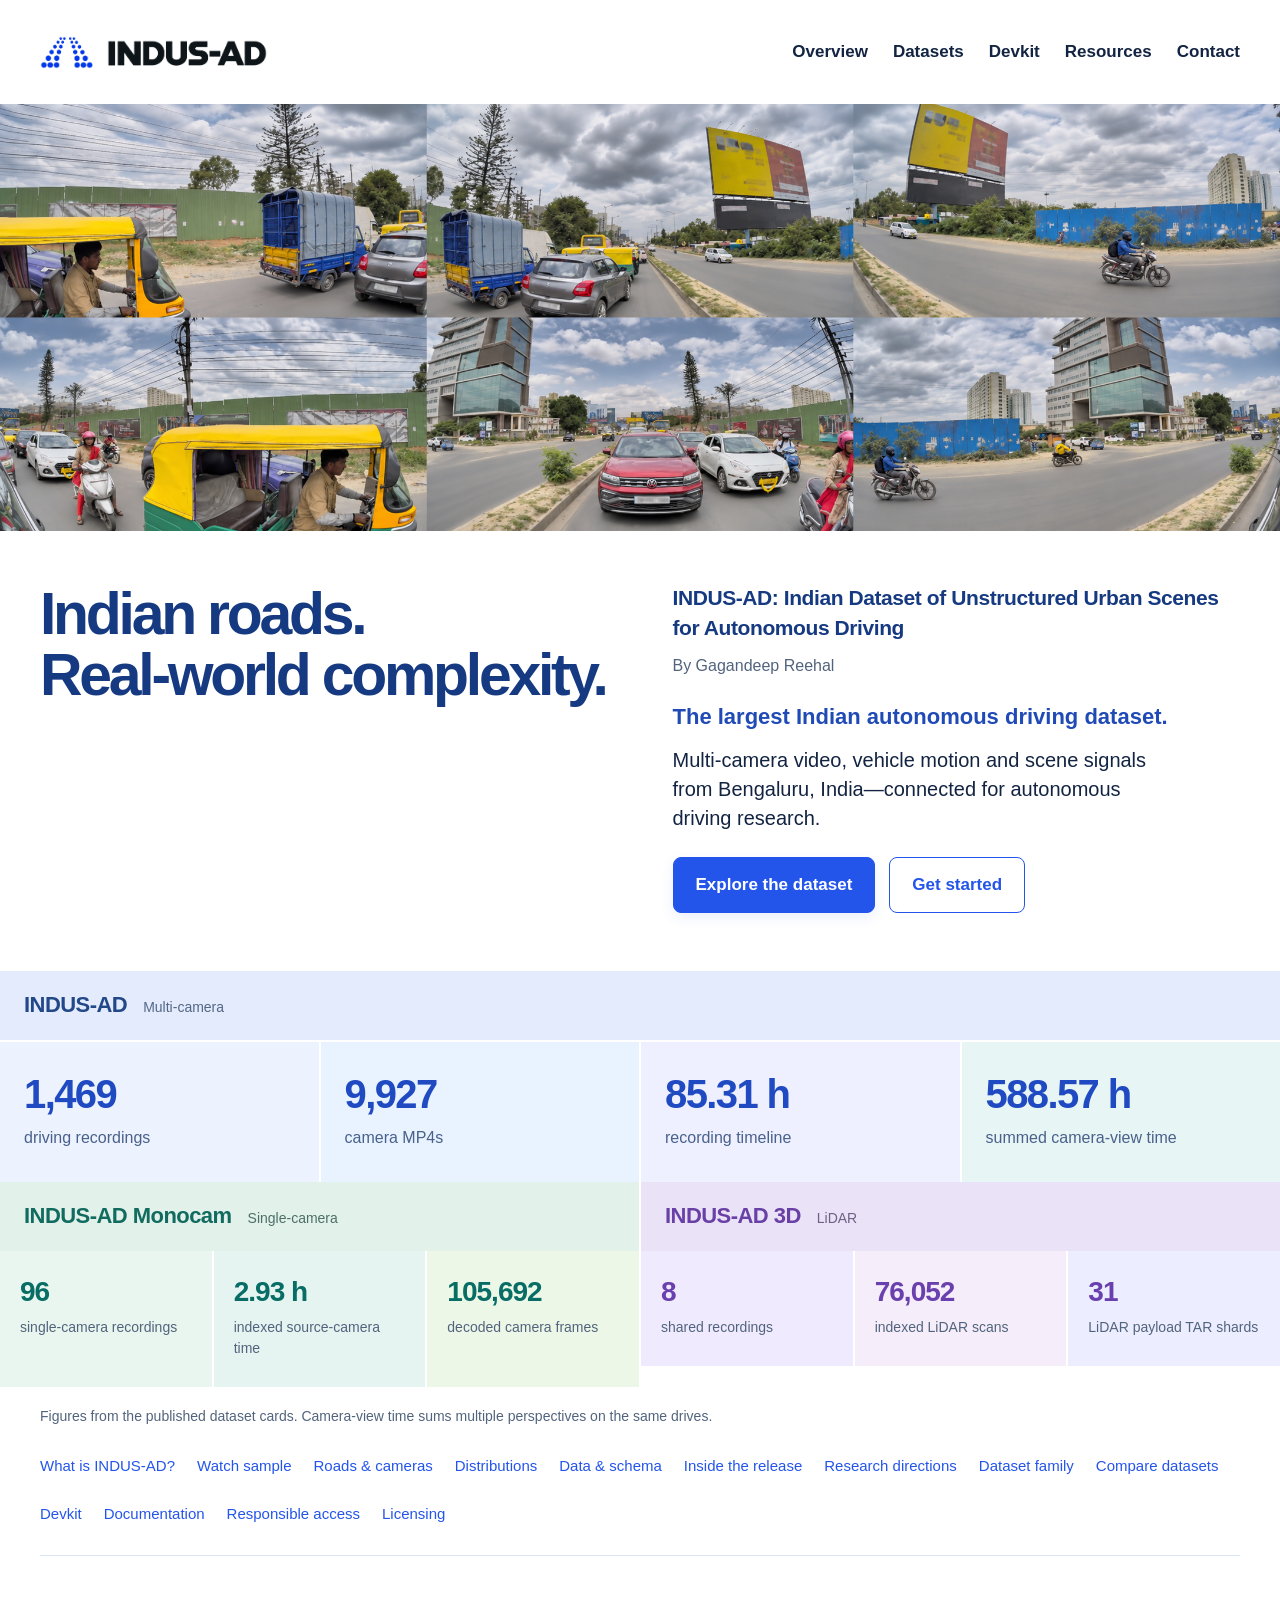
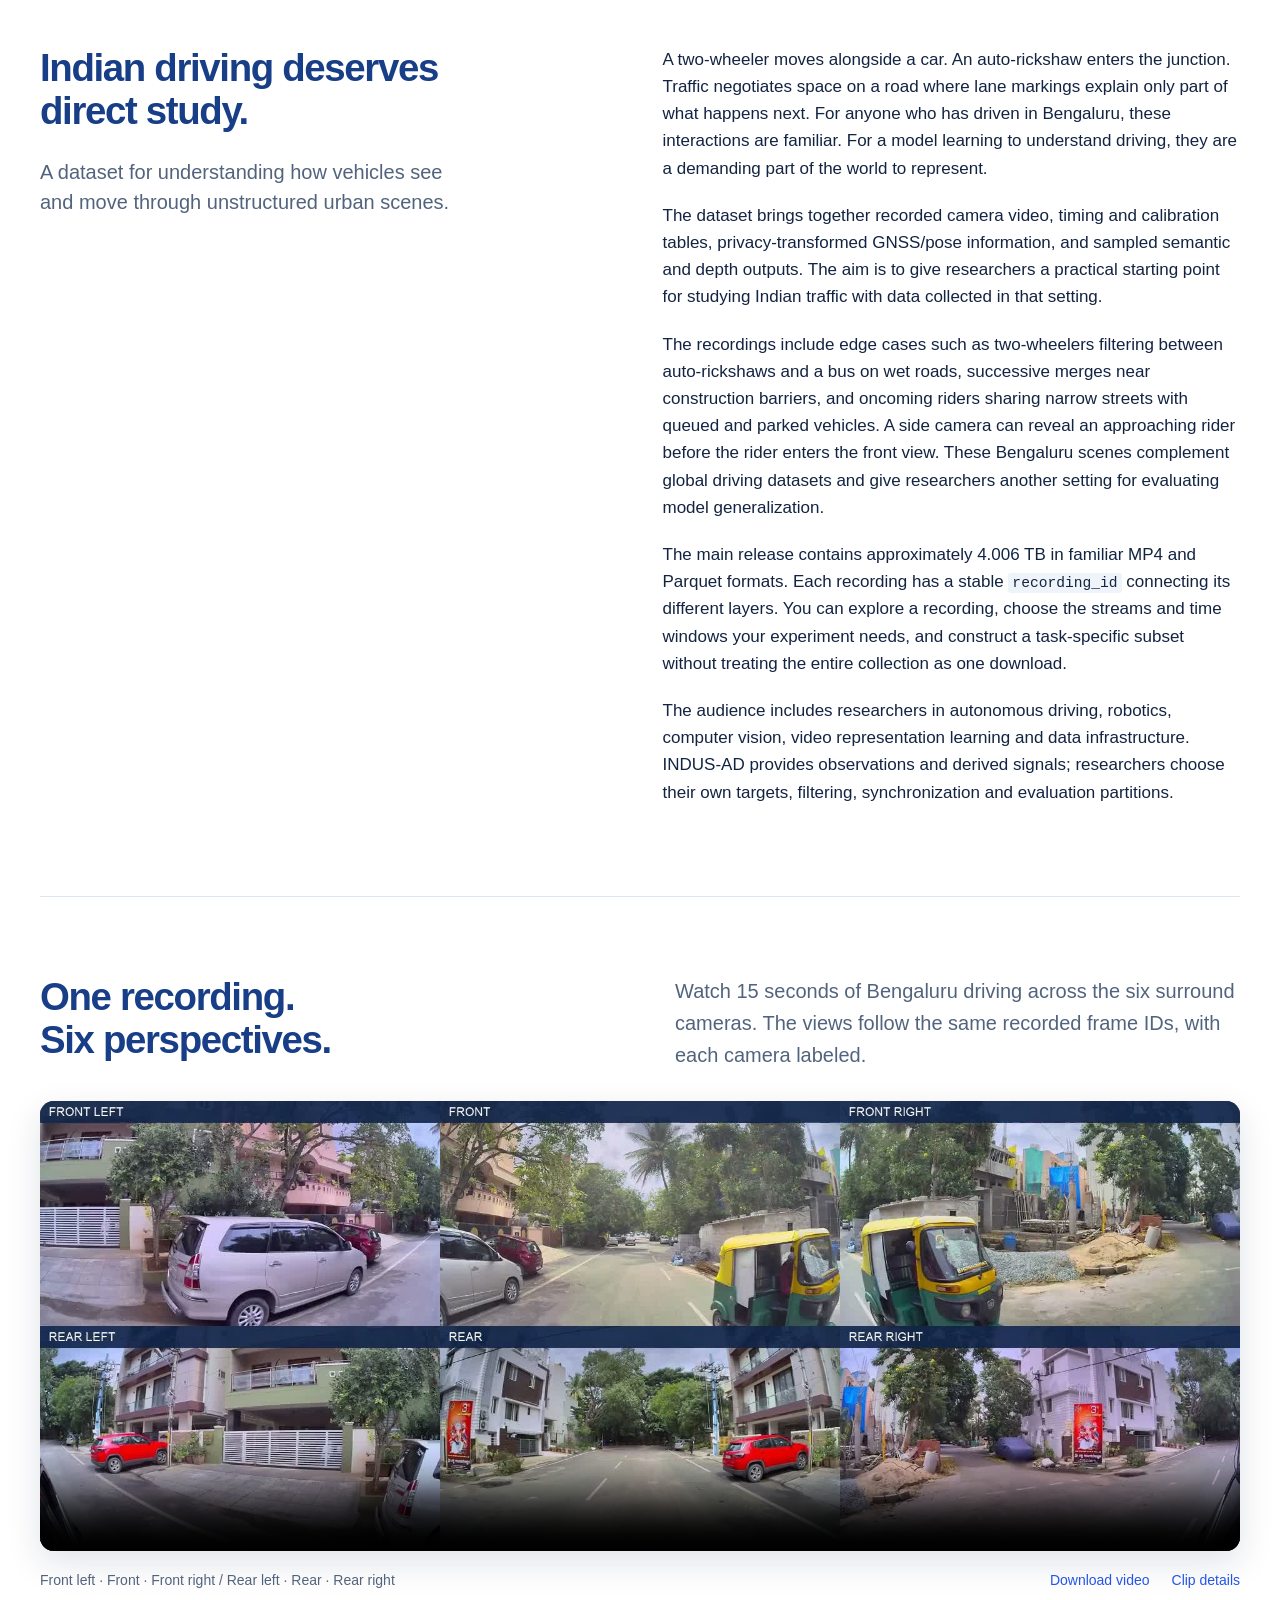
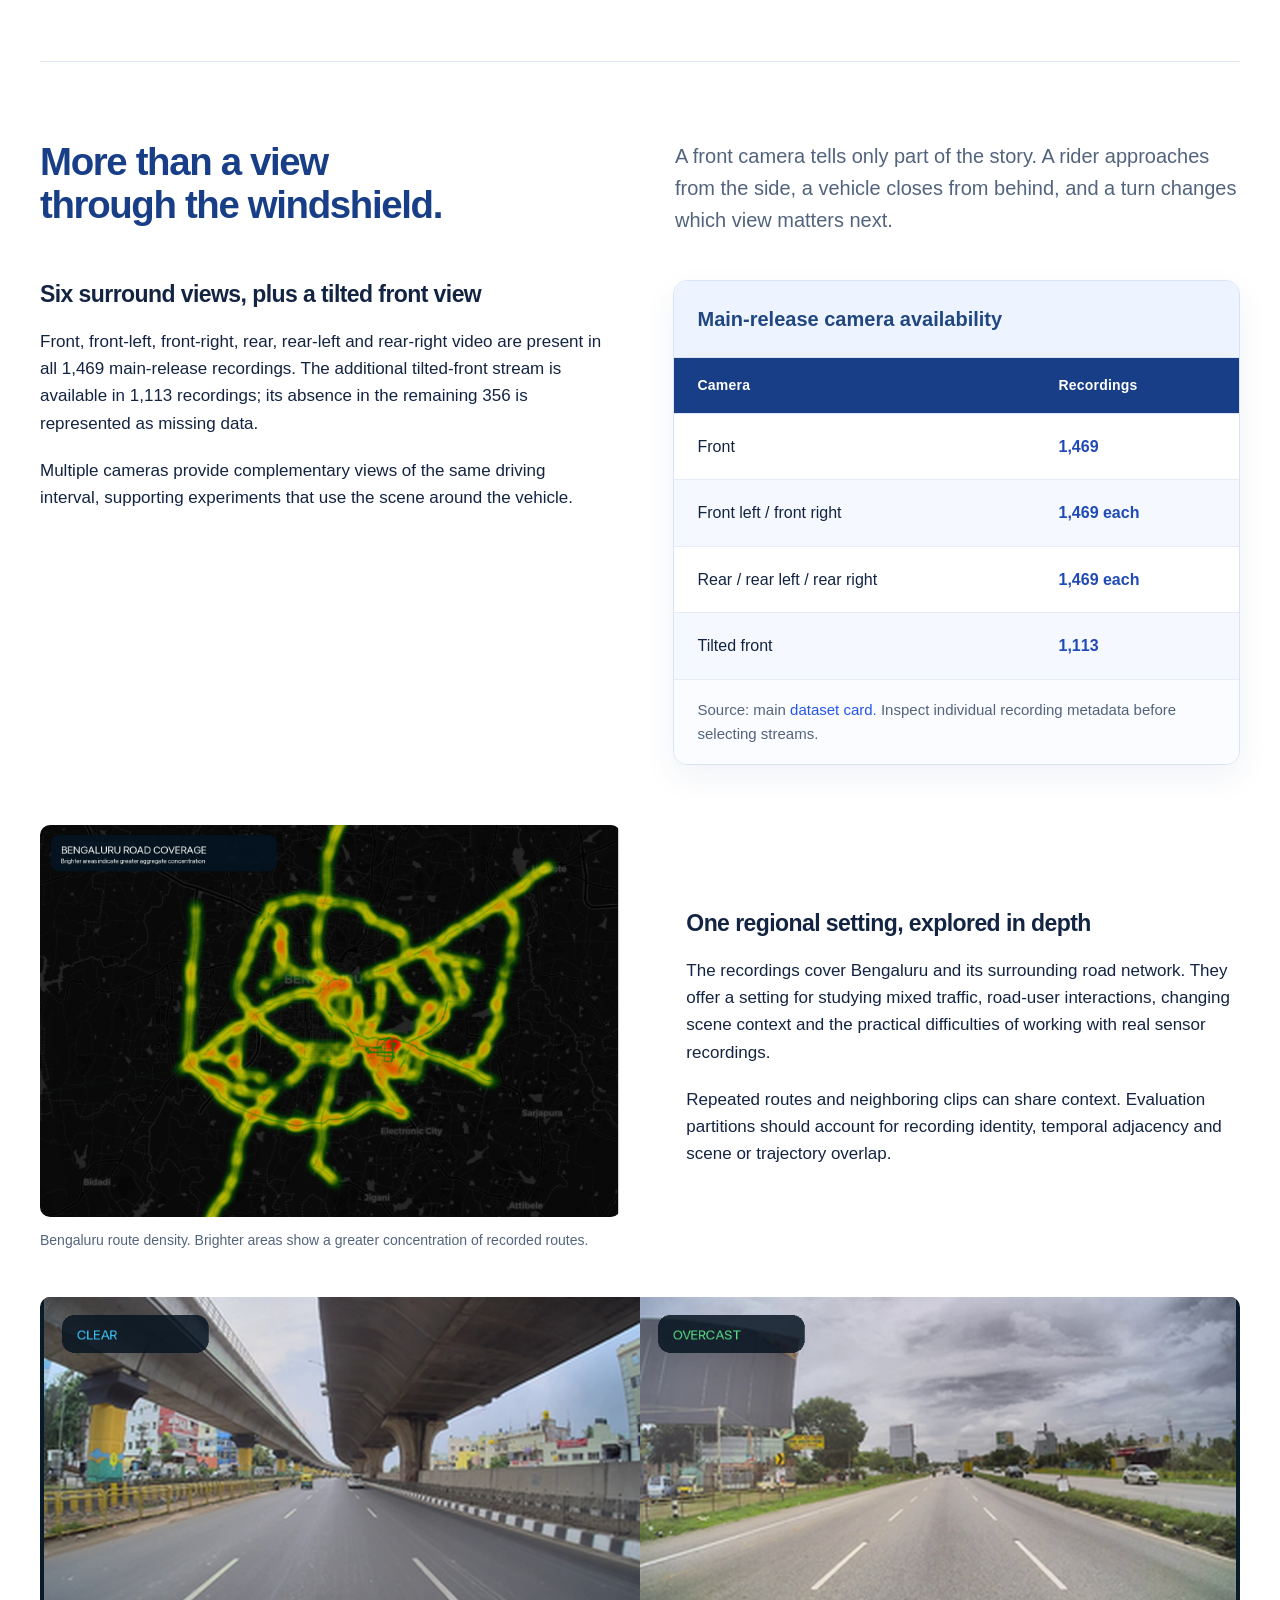
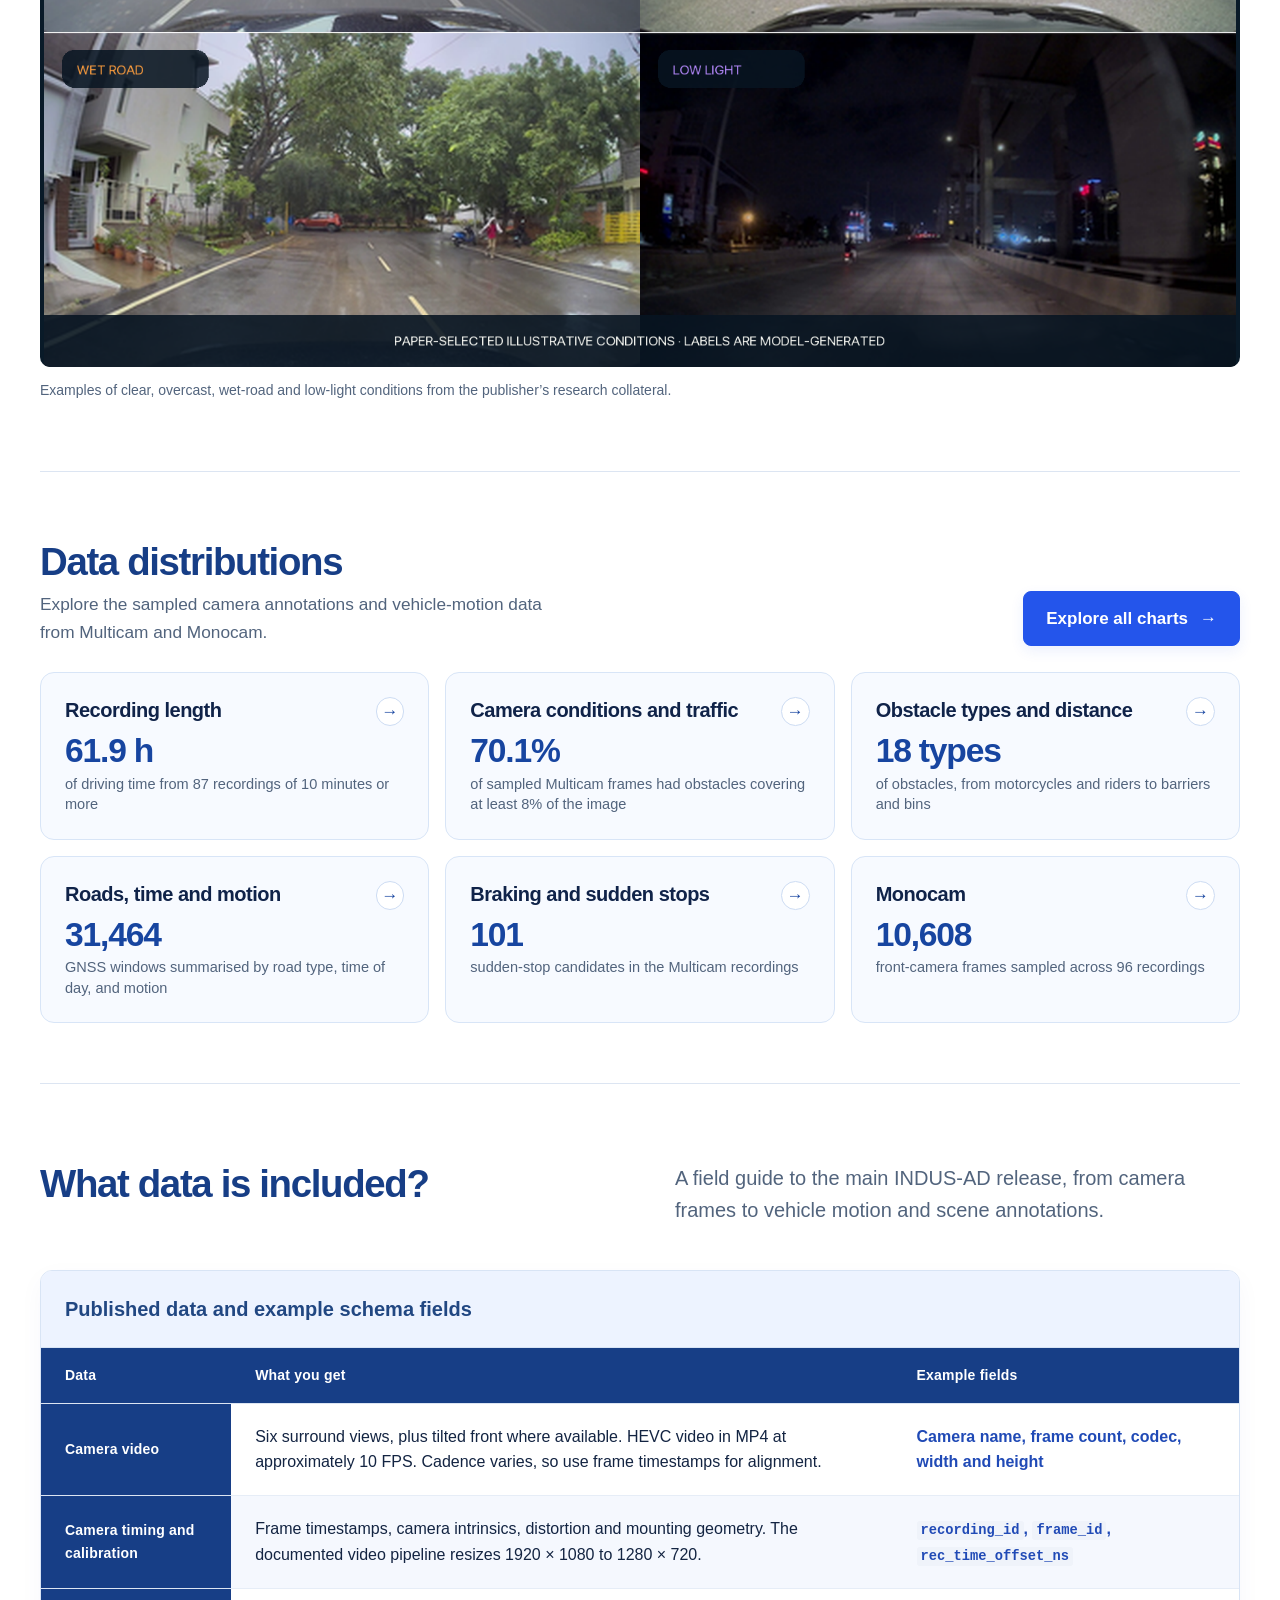
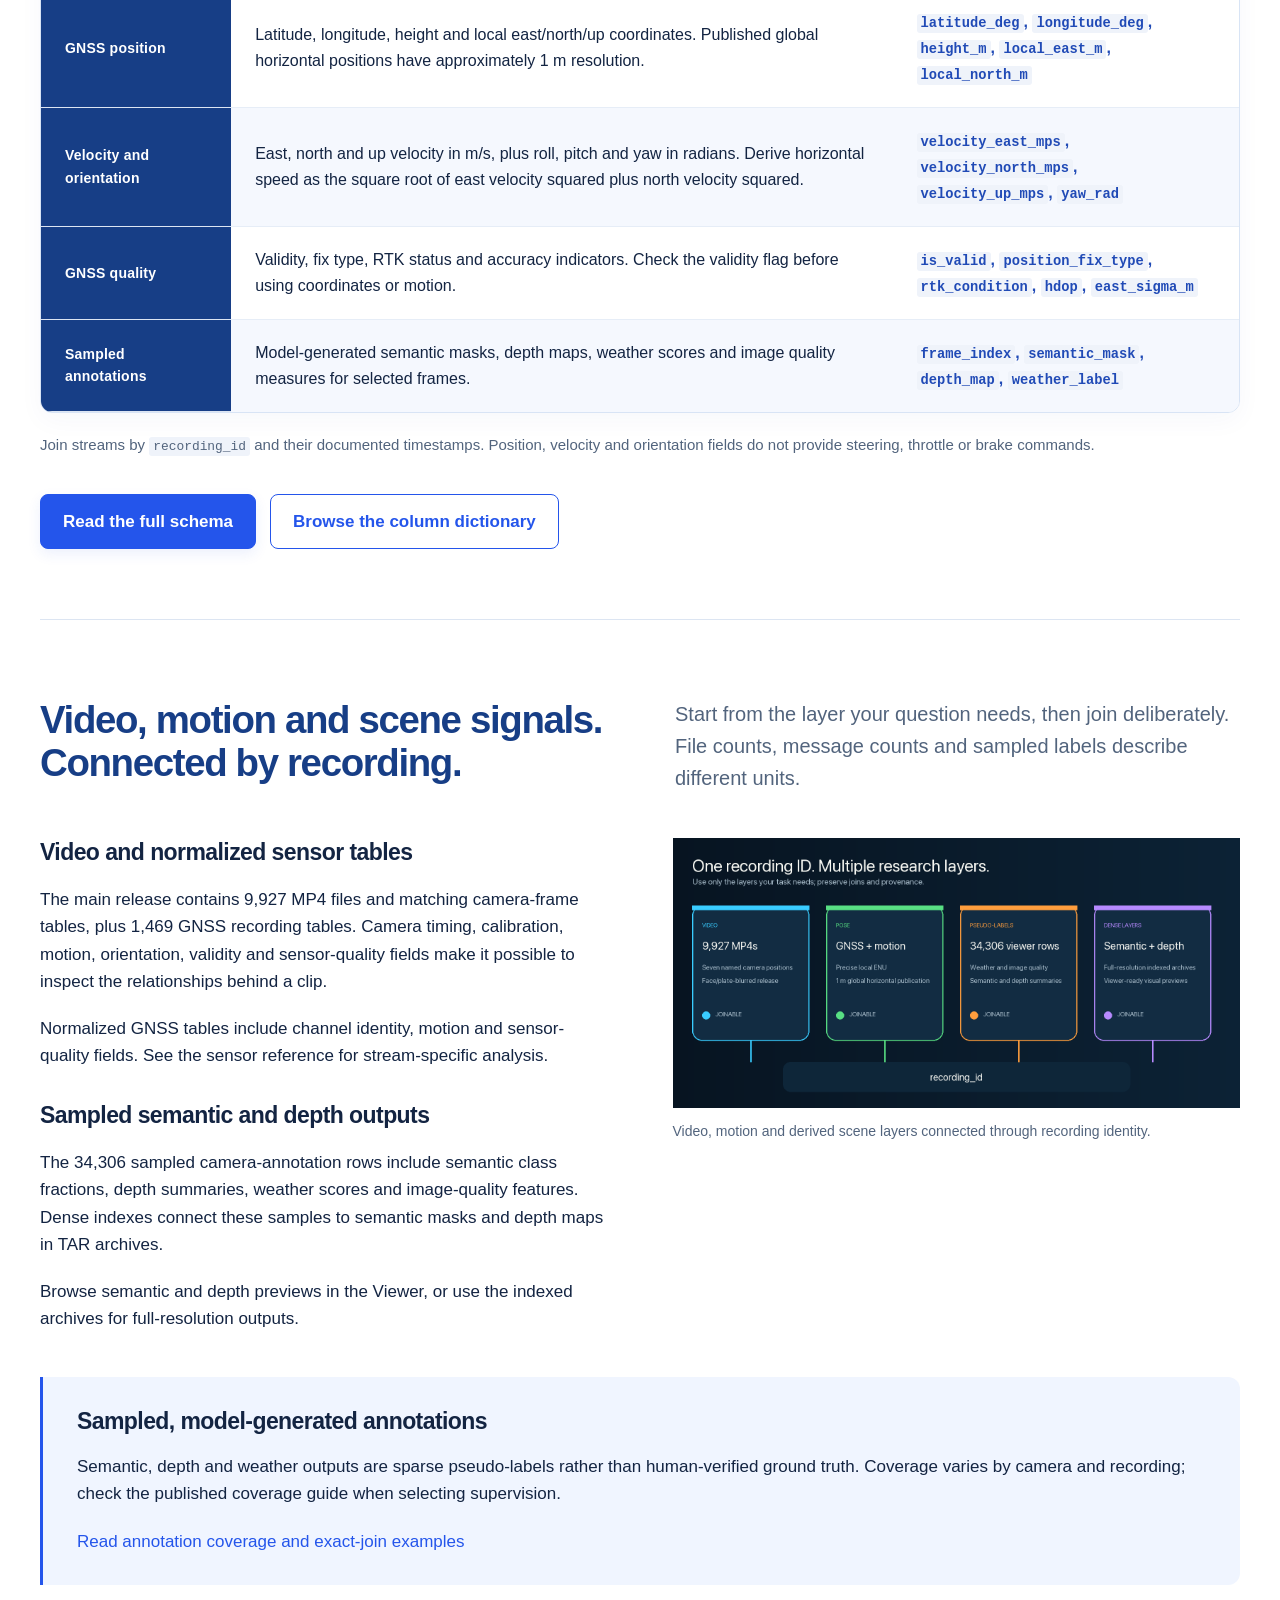
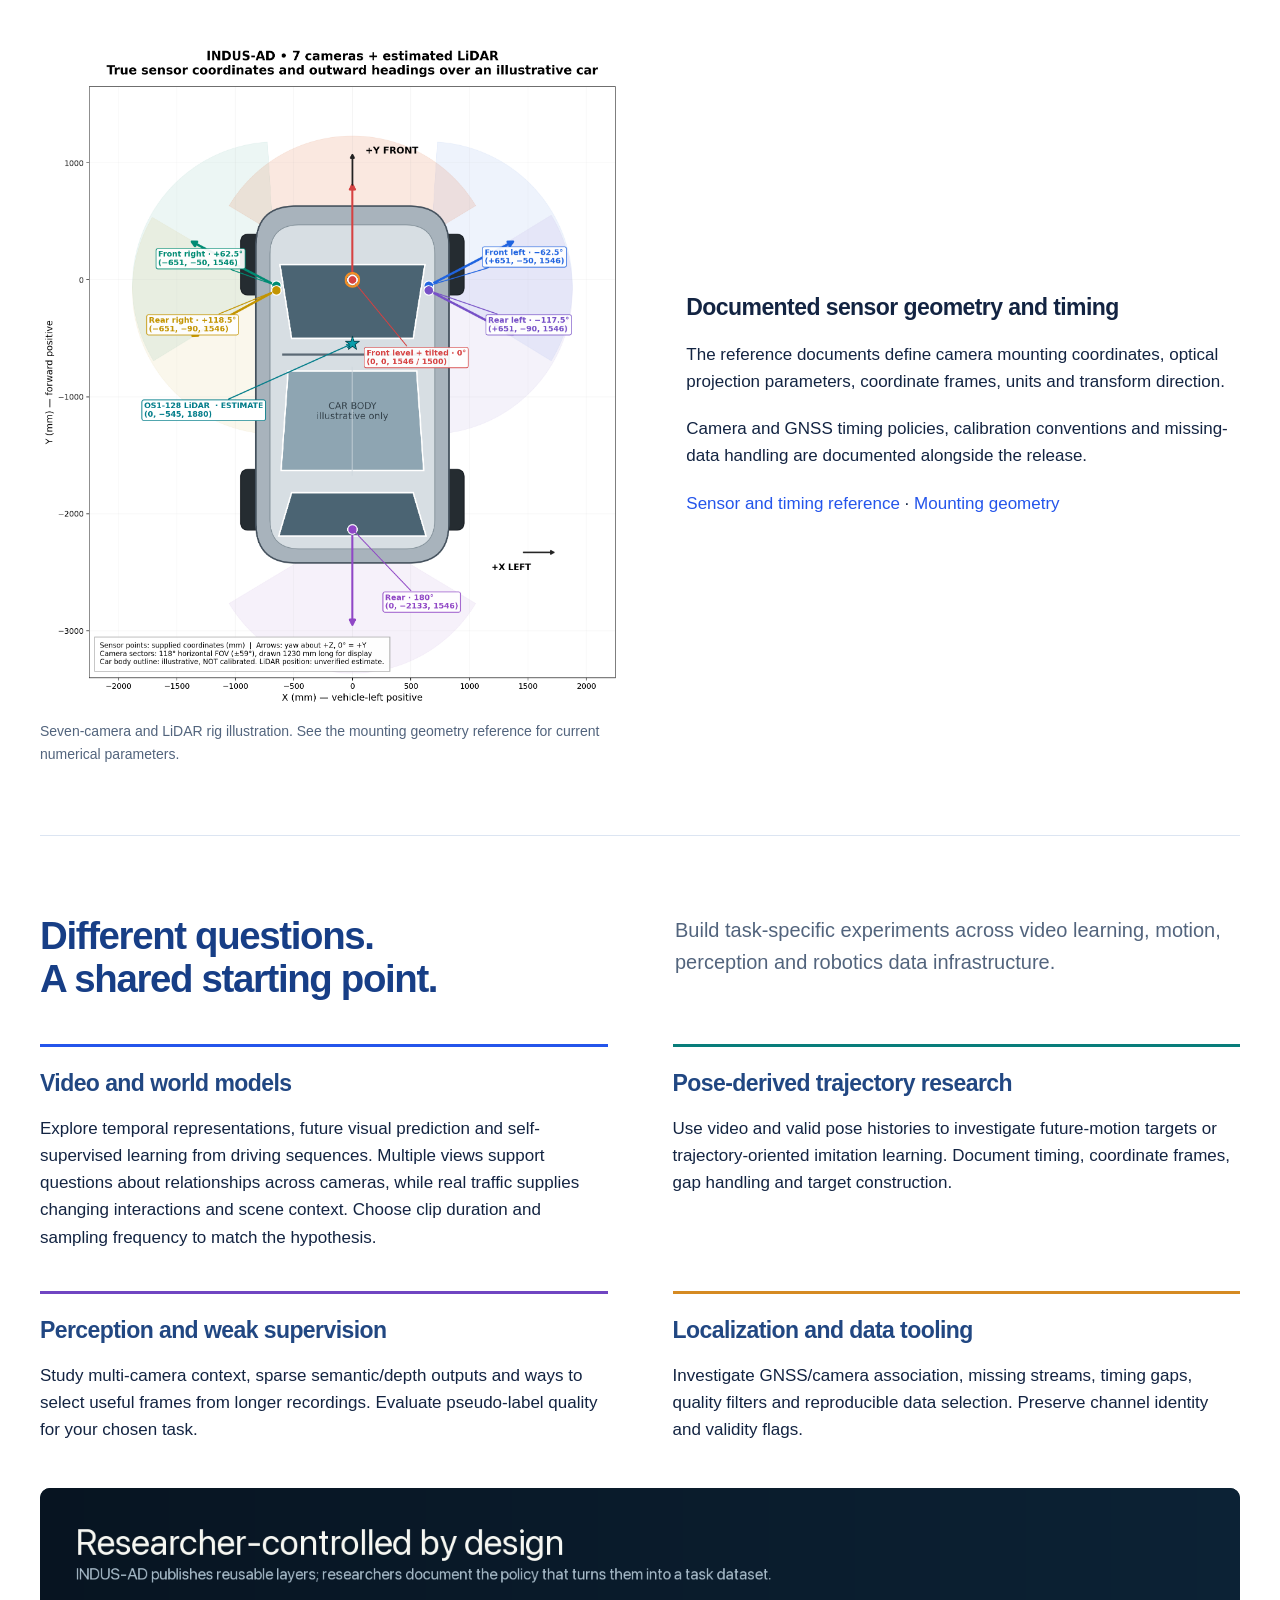
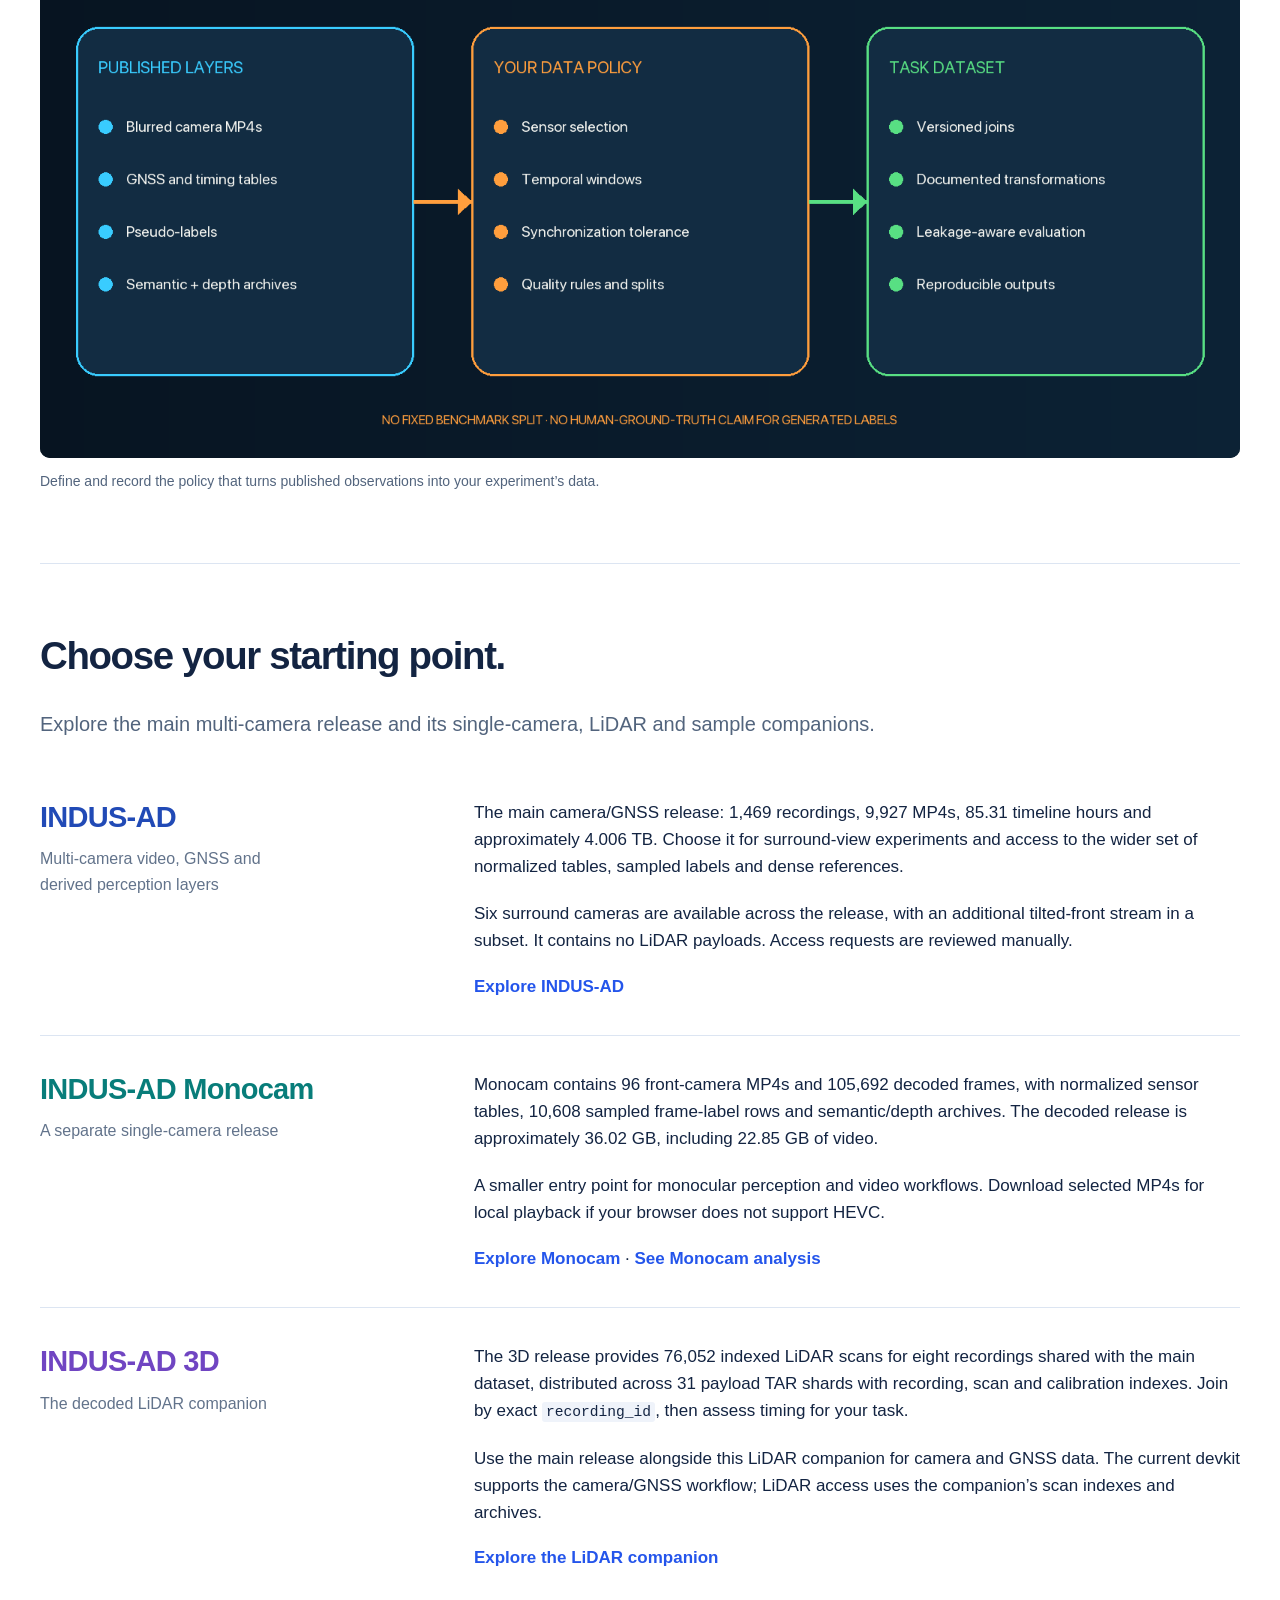
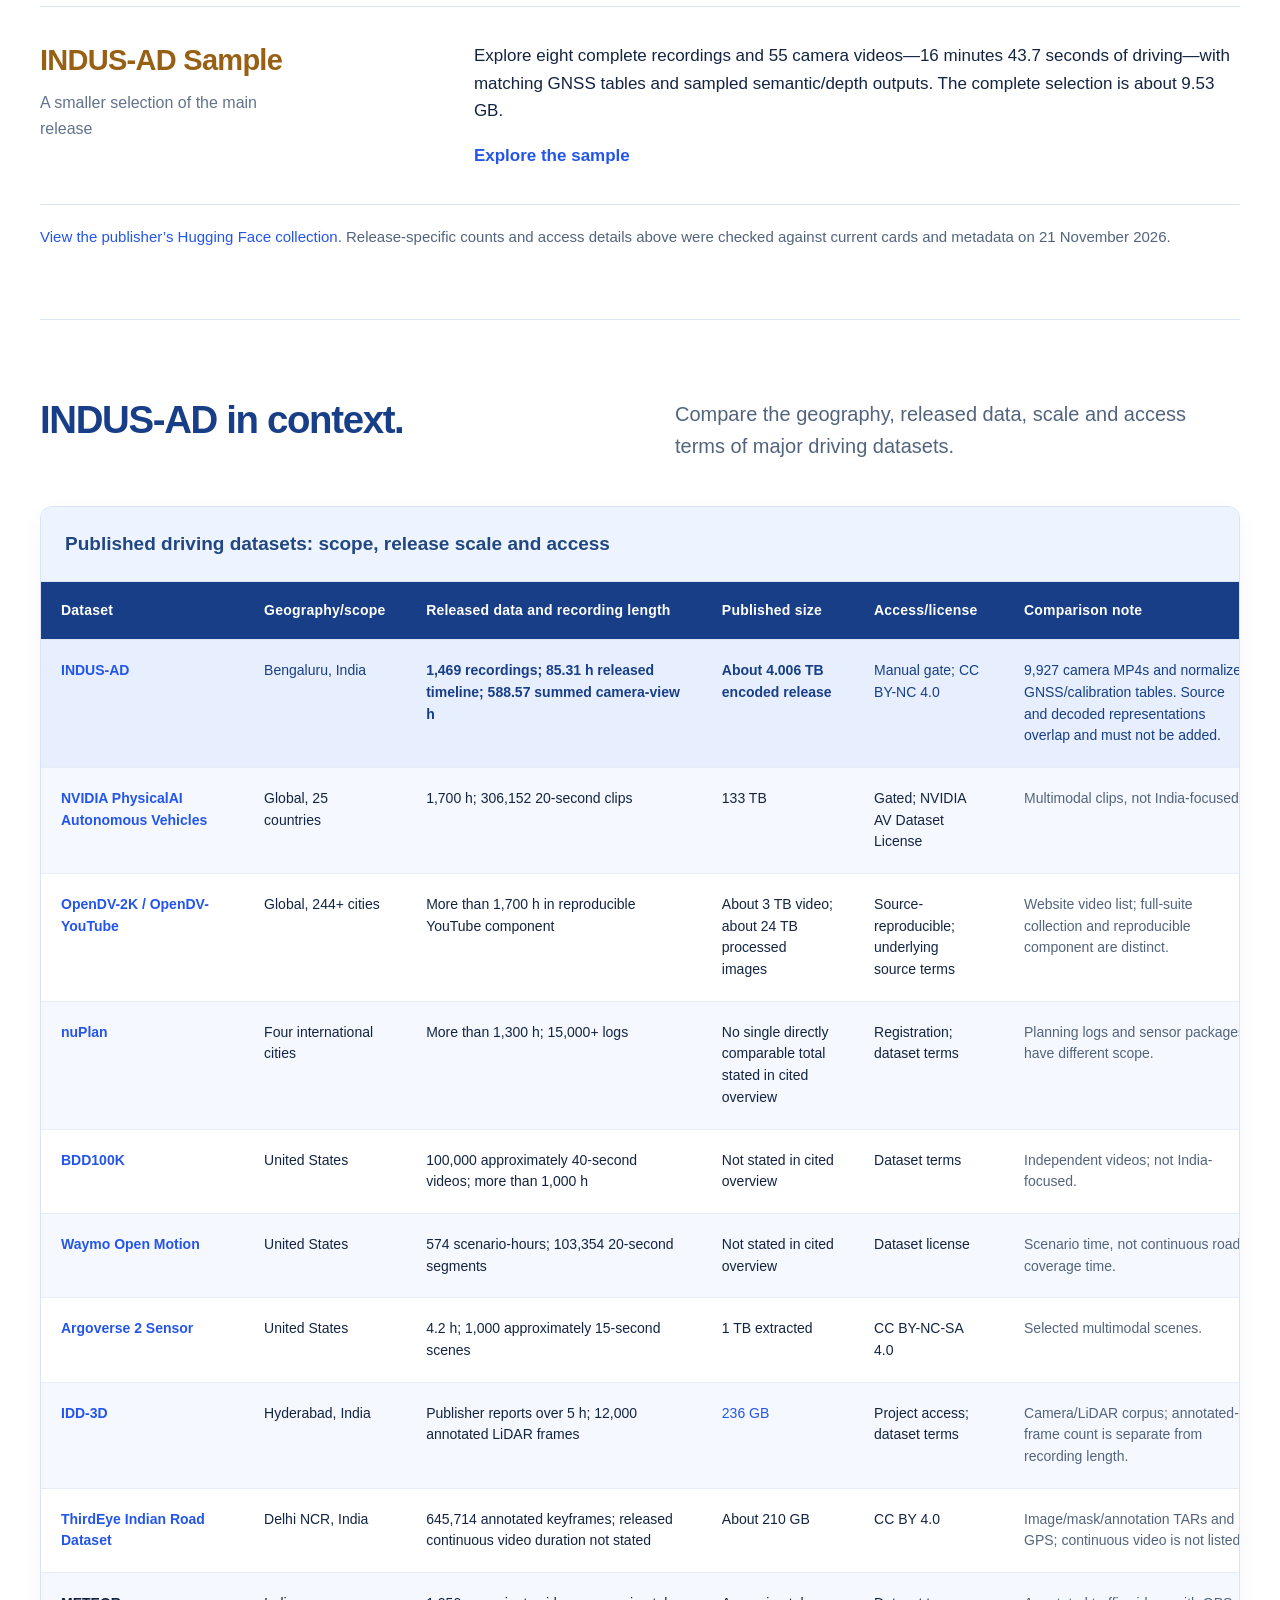
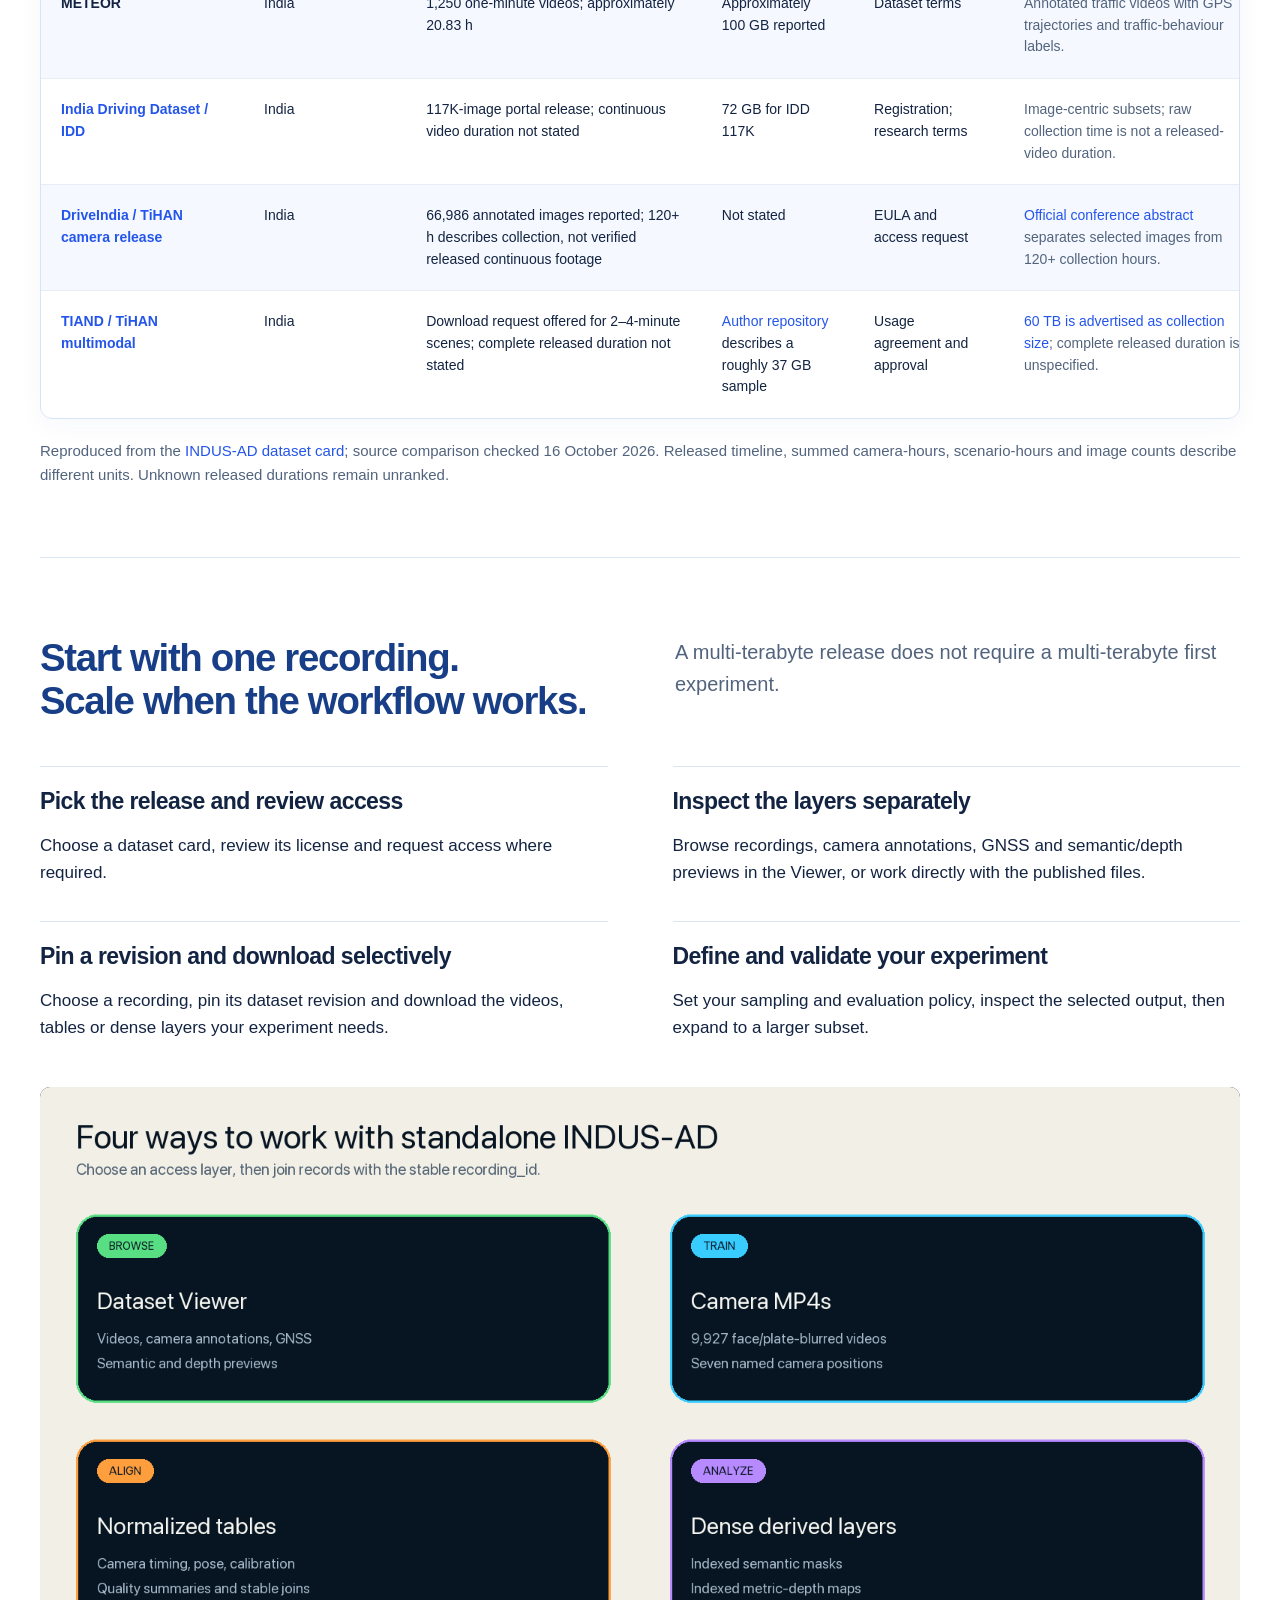
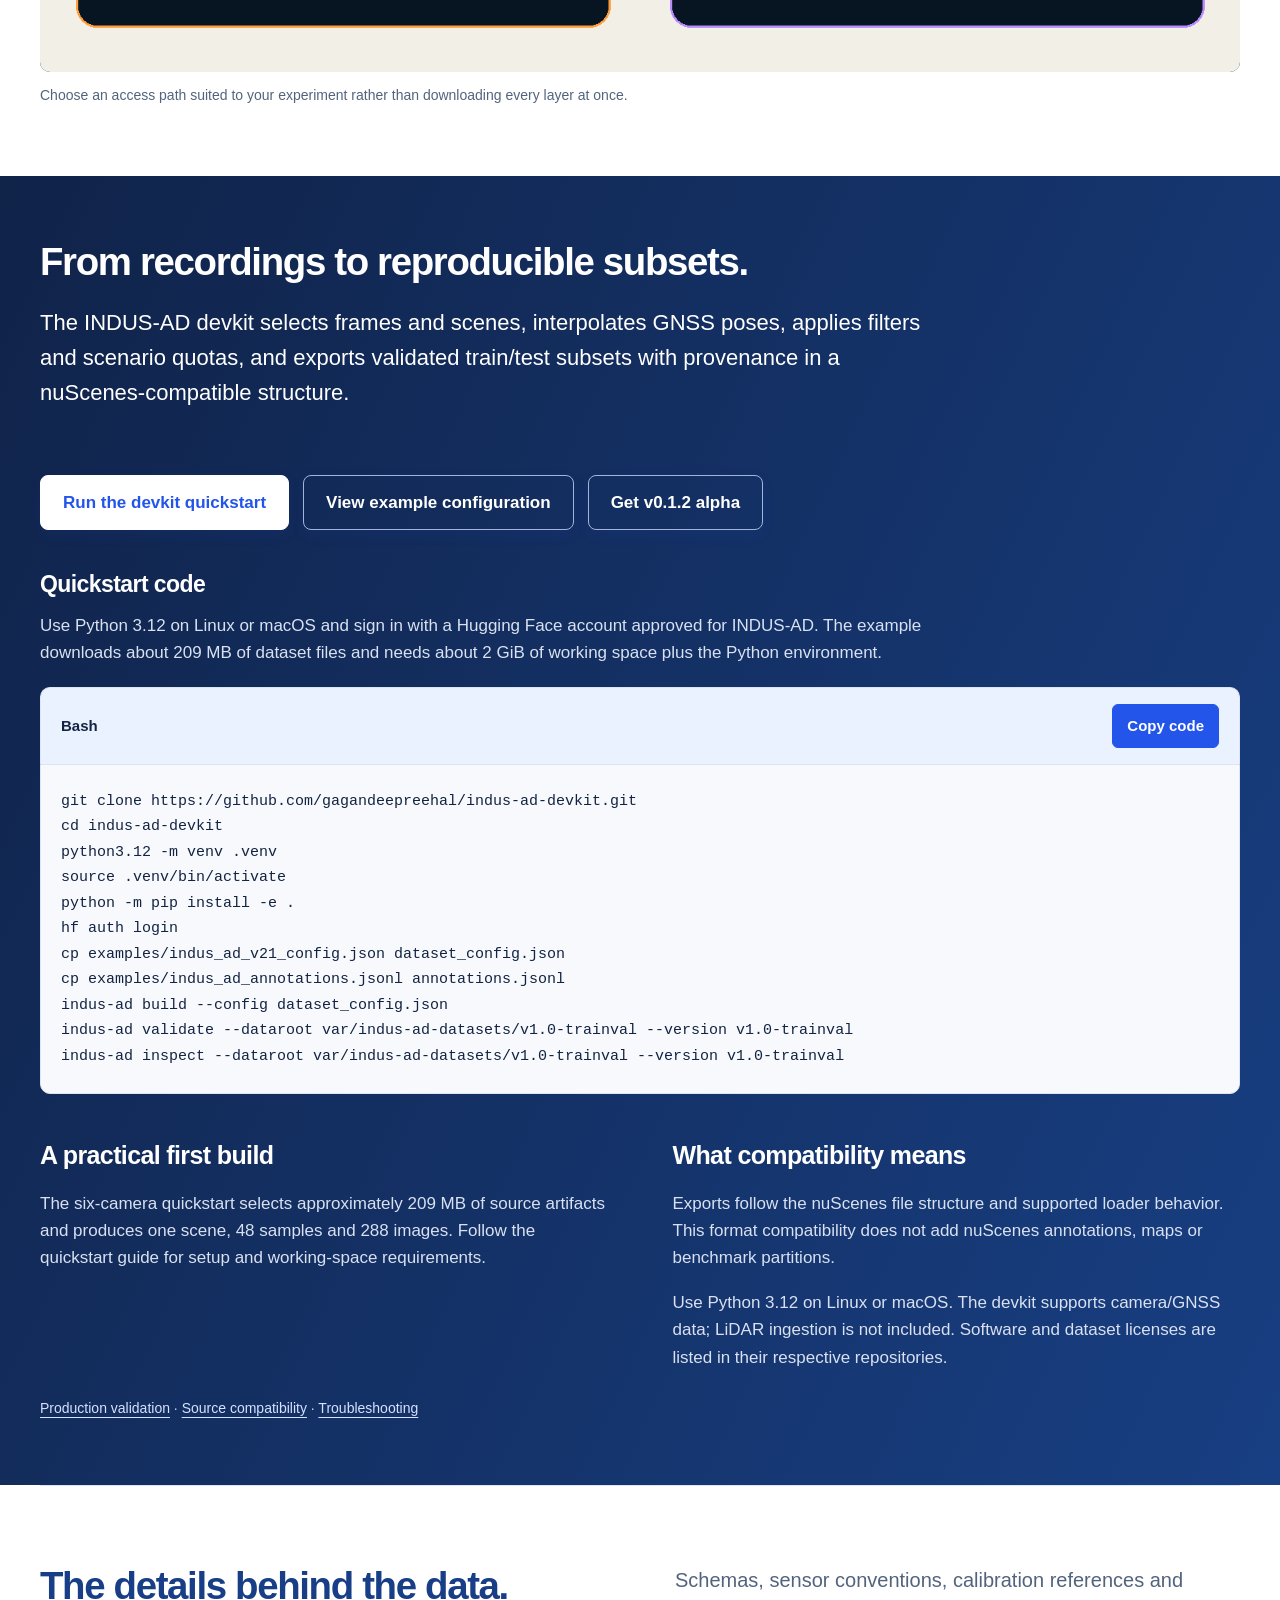
<file: index.html>
<!doctype html>
<html lang="en"><head><meta charset="utf-8"><meta name="viewport" content="width=device-width,initial-scale=1"><meta name="description" content="INDUS-AD brings Indian roads into autonomous-driving research with multi-camera recordings, motion information and sampled scene signals from Bengaluru."><title>INDUS-AD — Indian roads. Real-world complexity.</title><link rel="stylesheet" href="styles.css?v=distributions-cards-v1"></head>
<body><a class="skip" href="#main">Skip to content</a><header class="wrap"><a class="brand" href="#" aria-label="INDUS-AD home"><span class="brand-symbol" aria-hidden="true"></span><span class="brand-text"><span class="brand-wordmark" aria-hidden="true"></span></span></a><nav aria-label="Main navigation"><a href="#overview">Overview</a><a href="#datasets">Datasets</a><a href="#devkit">Devkit</a><a href="#resources">Resources</a><a href="#contact">Contact</a></nav></header>

<main id="main">
<figure class="photo-banner"><a href="assets/banner-clean.png"><img src="assets/banner-clean.png" alt="Presentation collage of Bengaluru road views, adapted from publisher camera previews" width="2172" height="724"></a></figure>
<section class="hero hero-banner-intro wrap"><h1>Indian roads.<br>Real-world complexity.</h1><div><p class="full-name">INDUS-AD: Indian Dataset of Unstructured Urban Scenes for Autonomous Driving</p><p class="hero-author">By Gagandeep Reehal</p><p class="dataset-positioning">The largest Indian autonomous driving dataset.</p><p class="lead">Multi-camera video, vehicle motion and scene signals from Bengaluru, India—connected for autonomous driving research.</p><div class="actions"><a class="button" href="https://huggingface.co/datasets/gagandeepreehal/indus-ad">Explore the dataset</a><a class="button outline" href="#get-started">Get started</a></div></div></section>
<section class="stats" aria-label="Main dataset at a glance"><h2 class="main-metrics-heading">INDUS-AD <span>Multi-camera</span></h2><div><strong>1,469</strong><span>driving recordings</span></div><div><strong>9,927</strong><span>camera MP4s</span></div><div><strong>85.31 h</strong><span>recording timeline</span></div><div><strong>588.57 h</strong><span>summed camera-view time</span></div></section>
<section class="companion-metrics" aria-label="Companion dataset metrics"><div class="companion-metric"><h2>INDUS-AD Monocam <span>Single-camera</span></h2><div class="companion-values"><div><strong>96</strong><span>single-camera recordings</span></div><div><strong>2.93 h</strong><span>indexed source-camera time</span></div><div><strong>105,692</strong><span>decoded camera frames</span></div></div></div><div class="companion-metric"><h2>INDUS-AD 3D <span>LiDAR</span></h2><div class="companion-values"><div><strong>8</strong><span>shared recordings</span></div><div><strong>76,052</strong><span>indexed LiDAR scans</span></div><div><strong>31</strong><span>LiDAR payload TAR shards</span></div></div></div></section>
<p class="wrap stat-note">Figures from the published dataset cards. Camera-view time sums multiple perspectives on the same drives.</p>
<nav class="contents wrap" aria-label="On this page"><a href="#overview">What is INDUS-AD?</a><a href="#sample-video">Watch sample</a><a href="#coverage">Roads &amp; cameras</a><a href="#data-distributions">Distributions</a><a href="#data-schema">Data &amp; schema</a><a href="#layers">Inside the release</a><a href="#research">Research directions</a><a href="#datasets">Dataset family</a><a href="#comparison">Compare datasets</a><a href="#devkit">Devkit</a><a href="#resources">Documentation</a><a href="#access">Responsible access</a><a href="#licensing">Licensing</a></nav>
<section id="overview" class="story wrap"><div><h2>Indian driving deserves direct study.</h2><p class="section-deck">A dataset for understanding how vehicles see and move through unstructured urban scenes.</p></div><div><p>A two-wheeler moves alongside a car. An auto-rickshaw enters the junction. Traffic negotiates space on a road where lane markings explain only part of what happens next. For anyone who has driven in Bengaluru, these interactions are familiar. For a model learning to understand driving, they are a demanding part of the world to represent.</p><p>The dataset brings together recorded camera video, timing and calibration tables, privacy-transformed GNSS/pose information, and sampled semantic and depth outputs. The aim is to give researchers a practical starting point for studying Indian traffic with data collected in that setting.</p><p>The recordings include edge cases such as two-wheelers filtering between auto-rickshaws and a bus on wet roads, successive merges near construction barriers, and oncoming riders sharing narrow streets with queued and parked vehicles. A side camera can reveal an approaching rider before the rider enters the front view. These Bengaluru scenes complement global driving datasets and give researchers another setting for evaluating model generalization.</p><p>The main release contains approximately 4.006 TB in familiar MP4 and Parquet formats. Each recording has a stable <code>recording_id</code> connecting its different layers. You can explore a recording, choose the streams and time windows your experiment needs, and construct a task-specific subset without treating the entire collection as one download.</p><p>The audience includes researchers in autonomous driving, robotics, computer vision, video representation learning and data infrastructure. INDUS-AD provides observations and derived signals; researchers choose their own targets, filtering, synchronization and evaluation partitions.</p></div></section>
<section id="sample-video" class="section video-section wrap"><div class="section-heading"><h2>One recording.<br>Six perspectives.</h2><p>Watch 15 seconds of Bengaluru driving across the six surround cameras. The views follow the same recorded frame IDs, with each camera labeled.</p></div><video controls playsinline preload="metadata" poster="assets/six-camera-poster.jpg" width="1920" height="720" aria-label="Fifteen-second INDUS-AD six-camera driving sample"><source src="assets/indus-ad-six-camera-sample.mp4" type="video/mp4">Your browser cannot play this video. <a href="assets/indus-ad-six-camera-sample.mp4">Download the six-camera sample.</a></video><div class="video-meta"><span>Front left · Front · Front right / Rear left · Rear · Rear right</span><div><a href="assets/indus-ad-six-camera-sample.mp4" download>Download video</a><a href="collateral/six-camera-video-provenance.json">Clip details</a></div></div></section>
<section id="coverage" class="section wrap"><div class="section-heading"><h2>More than a view<br>through the windshield.</h2><p>A front camera tells only part of the story. A rider approaches from the side, a vehicle closes from behind, and a turn changes which view matters next.</p></div><div class="two-column"><div><h3>Six surround views, plus a tilted front view</h3><p>Front, front-left, front-right, rear, rear-left and rear-right video are present in all 1,469 main-release recordings. The additional tilted-front stream is available in 1,113 recordings; its absence in the remaining 356 is represented as missing data.</p><p>Multiple cameras provide complementary views of the same driving interval, supporting experiments that use the scene around the vehicle.</p></div><div class="table-scroll"><table><caption>Main-release camera availability</caption><thead><tr><th scope="col">Camera</th><th scope="col">Recordings</th></tr></thead><tbody><tr><td>Front</td><td>1,469</td></tr><tr><td>Front left / front right</td><td>1,469 each</td></tr><tr><td>Rear / rear left / rear right</td><td>1,469 each</td></tr><tr><td>Tilted front</td><td>1,113</td></tr></tbody></table><p class="note">Source: main <a href="https://huggingface.co/datasets/gagandeepreehal/indus-ad">dataset card</a>. Inspect individual recording metadata before selecting streams.</p></div></div>
<div class="media-pair"><figure><a href="assets/coverage-map.png"><img src="assets/coverage-map.png" alt="Aggregated route-density map across Bengaluru and surrounding road corridors" loading="lazy" width="1600" height="1080"></a><figcaption>Bengaluru route density. Brighter areas show a greater concentration of recorded routes.</figcaption></figure><div><h3>One regional setting, explored in depth</h3><p>The recordings cover Bengaluru and its surrounding road network. They offer a setting for studying mixed traffic, road-user interactions, changing scene context and the practical difficulties of working with real sensor recordings.</p><p>Repeated routes and neighboring clips can share context. Evaluation partitions should account for recording identity, temporal adjacency and scene or trajectory overlap.</p></div></div>
<figure class="wide-media"><a href="assets/driving-conditions.png"><img src="assets/driving-conditions.png" alt="Four recorded road examples showing clear, overcast, wet-road and low-light scenes" loading="lazy" width="1600" height="900"></a><figcaption>Examples of clear, overcast, wet-road and low-light conditions from the publisher’s research collateral.</figcaption></figure></section>
<section id="data-distributions" class="section wrap distribution-section distribution-directory" aria-labelledby="distribution-heading">
  <div class="section-heading">
    <div class="distribution-directory-intro">
      <h2 id="distribution-heading">Data distributions</h2>
      <p>Explore the sampled camera annotations and vehicle-motion data from Multicam and Monocam.</p>
    </div>
    <a class="button" href="distributions.html">Explore all charts <span aria-hidden="true">→</span></a>
  </div>
  <div class="distribution-grid distribution-grid-three">
    <a id="distribution-length" class="distribution-card" href="distributions.html#distribution-length">
      <h3>Recording length</h3>
      <p class="distribution-card-fact"><strong>61.9 h</strong><span>of driving time from 87 recordings of 10 minutes or more</span></p>
      <span class="distribution-card-arrow" aria-hidden="true">→</span>
    </a>
    <a id="distribution-camera" class="distribution-card" href="distributions.html#distribution-camera">
      <h3>Camera conditions and traffic</h3>
      <p class="distribution-card-fact"><strong>70.1%</strong><span>of sampled Multicam frames had obstacles covering at least 8% of the image</span></p>
      <span class="distribution-card-arrow" aria-hidden="true">→</span>
    </a>
    <a id="obstacle-types-and-depth" class="distribution-card" href="distributions.html#obstacle-types-and-depth">
      <h3>Obstacle types and distance</h3>
      <p class="distribution-card-fact"><strong>18 types</strong><span>of obstacles, from motorcycles and riders to barriers and bins</span></p>
      <span class="distribution-card-arrow" aria-hidden="true">→</span>
    </a>
    <a id="distribution-gnss" class="distribution-card" href="distributions.html#distribution-gnss">
      <h3>Roads, time and motion</h3>
      <p class="distribution-card-fact"><strong>31,464</strong><span>GNSS windows summarised by road type, time of day, and motion</span></p>
      <span class="distribution-card-arrow" aria-hidden="true">→</span>
    </a>
    <a id="multicam-stop-candidates" class="distribution-card" href="distributions.html#multicam-stop-candidates">
      <h3>Braking and sudden stops</h3>
      <p class="distribution-card-fact"><strong>101</strong><span>sudden-stop candidates in the Multicam recordings</span></p>
      <span class="distribution-card-arrow" aria-hidden="true">→</span>
    </a>
    <a id="monocam-distributions" class="distribution-card" href="distributions.html#monocam-distributions">
      <h3>Monocam</h3>
      <p class="distribution-card-fact"><strong>10,608</strong><span>front-camera frames sampled across 96 recordings</span></p>
      <span class="distribution-card-arrow" aria-hidden="true">→</span>
    </a>
  </div>
</section>
<section id="data-schema" class="section wrap"><div class="section-heading"><h2>What data is included?</h2><p>A field guide to the main INDUS-AD release, from camera frames to vehicle motion and scene annotations.</p></div>
<div class="comparison-scroll" role="region" aria-label="INDUS-AD data fields" tabindex="0"><table><caption>Published data and example schema fields</caption><thead><tr><th scope="col">Data</th><th scope="col">What you get</th><th scope="col">Example fields</th></tr></thead><tbody>
<tr><th scope="row">Camera video</th><td>Six surround views, plus tilted front where available. HEVC video in MP4 at approximately 10 FPS. Cadence varies, so use frame timestamps for alignment.</td><td>Camera name, frame count, codec, width and height</td></tr>
<tr><th scope="row">Camera timing and calibration</th><td>Frame timestamps, camera intrinsics, distortion and mounting geometry. The documented video pipeline resizes 1920 × 1080 to 1280 × 720.</td><td><code>recording_id</code>, <code>frame_id</code>, <code>rec_time_offset_ns</code></td></tr>
<tr><th scope="row">GNSS position</th><td>Latitude, longitude, height and local east/north/up coordinates. Published global horizontal positions have approximately 1 m resolution.</td><td><code>latitude_deg</code>, <code>longitude_deg</code>, <code>height_m</code>, <code>local_east_m</code>, <code>local_north_m</code></td></tr>
<tr><th scope="row">Velocity and orientation</th><td>East, north and up velocity in m/s, plus roll, pitch and yaw in radians. Derive horizontal speed as the square root of east velocity squared plus north velocity squared.</td><td><code>velocity_east_mps</code>, <code>velocity_north_mps</code>, <code>velocity_up_mps</code>, <code>yaw_rad</code></td></tr>
<tr><th scope="row">GNSS quality</th><td>Validity, fix type, RTK status and accuracy indicators. Check the validity flag before using coordinates or motion.</td><td><code>is_valid</code>, <code>position_fix_type</code>, <code>rtk_condition</code>, <code>hdop</code>, <code>east_sigma_m</code></td></tr>
<tr><th scope="row">Sampled annotations</th><td>Model-generated semantic masks, depth maps, weather scores and image quality measures for selected frames.</td><td><code>frame_index</code>, <code>semantic_mask</code>, <code>depth_map</code>, <code>weather_label</code></td></tr>
</tbody></table></div><p class="note">Join streams by <code>recording_id</code> and their documented timestamps. Position, velocity and orientation fields do not provide steering, throttle or brake commands.</p><div class="actions"><a class="button" href="collateral/DATASET_SCHEMA.html">Read the full schema</a><a class="button outline" href="collateral/TABLE_COLUMN_DICTIONARY.html">Browse the column dictionary</a></div></section>
<section id="layers" class="section wrap"><div class="section-heading"><h2>Video, motion and scene signals.<br>Connected by recording.</h2><p>Start from the layer your question needs, then join deliberately. File counts, message counts and sampled labels describe different units.</p></div><div class="two-column"><div><h3>Video and normalized sensor tables</h3><p>The main release contains 9,927 MP4 files and matching camera-frame tables, plus 1,469 GNSS recording tables. Camera timing, calibration, motion, orientation, validity and sensor-quality fields make it possible to inspect the relationships behind a clip.</p><p>Normalized GNSS tables include channel identity, motion and sensor-quality fields. See the sensor reference for stream-specific analysis.</p><h3>Sampled semantic and depth outputs</h3><p>The 34,306 sampled camera-annotation rows include semantic class fractions, depth summaries, weather scores and image-quality features. Dense indexes connect these samples to semantic masks and depth maps in TAR archives.</p><p>Browse semantic and depth previews in the Viewer, or use the indexed archives for full-resolution outputs.</p></div><figure><a href="assets/dataset-layers.png"><img src="assets/dataset-layers.png" alt="Video, GNSS and motion, pseudo-labels and dense outputs joined through recording_id" loading="lazy" width="1600" height="900"></a><figcaption>Video, motion and derived scene layers connected through recording identity.</figcaption></figure></div>
<div class="annotation-note"><h3>Sampled, model-generated annotations</h3><p>Semantic, depth and weather outputs are sparse pseudo-labels rather than human-verified ground truth. Coverage varies by camera and recording; check the published coverage guide when selecting supervision.</p><a href="https://github.com/gagandeepreehal/indus-ad-devkit/blob/main/docs/annotation-coverage.md">Read annotation coverage and exact-join examples</a></div>
<div class="media-pair"><figure><a href="assets/sensor-layout.png"><img src="assets/sensor-layout.png" alt="Publisher illustration of seven camera positions and an Ouster OS1-128 LiDAR on a vehicle" loading="lazy"></a><figcaption>Seven-camera and LiDAR rig illustration. See the mounting geometry reference for current numerical parameters.</figcaption></figure><div><h3>Documented sensor geometry and timing</h3><p>The reference documents define camera mounting coordinates, optical projection parameters, coordinate frames, units and transform direction.</p><p>Camera and GNSS timing policies, calibration conventions and missing-data handling are documented alongside the release.</p><p><a href="collateral/SENSOR_AND_TIMING_CONVENTIONS.html">Sensor and timing reference</a> · <a href="collateral/SENSOR_MOUNTING_GEOMETRY.html">Mounting geometry</a></p></div></div></section>
<section id="research" class="section wrap"><div class="section-heading"><h2>Different questions.<br>A shared starting point.</h2><p>Build task-specific experiments across video learning, motion, perception and robotics data infrastructure.</p></div><div class="research-topics"><article><h3>Video and world models</h3><p>Explore temporal representations, future visual prediction and self-supervised learning from driving sequences. Multiple views support questions about relationships across cameras, while real traffic supplies changing interactions and scene context. Choose clip duration and sampling frequency to match the hypothesis.</p></article><article><h3>Pose-derived trajectory research</h3><p>Use video and valid pose histories to investigate future-motion targets or trajectory-oriented imitation learning. Document timing, coordinate frames, gap handling and target construction.</p></article><article><h3>Perception and weak supervision</h3><p>Study multi-camera context, sparse semantic/depth outputs and ways to select useful frames from longer recordings. Evaluate pseudo-label quality for your chosen task.</p></article><article><h3>Localization and data tooling</h3><p>Investigate GNSS/camera association, missing streams, timing gaps, quality filters and reproducible data selection. Preserve channel identity and validity flags.</p></article></div><figure class="wide-media"><a href="assets/research-policy.png"><img src="assets/research-policy.png" alt="Published dataset layers feed a researcher-defined policy to create a versioned task dataset" loading="lazy" width="1600" height="900"></a><figcaption>Define and record the policy that turns published observations into your experiment’s data.</figcaption></figure></section>
<section id="datasets" class="datasets section wrap"><h2>Choose your starting point.</h2><p class="section-deck">Explore the main multi-camera release and its single-camera, LiDAR and sample companions.</p>
<article class="dataset-entry"><div><h3>INDUS-AD</h3><p class="dataset-kind">Multi-camera video, GNSS and derived perception layers</p></div><div><p>The main camera/GNSS release: 1,469 recordings, 9,927 MP4s, 85.31 timeline hours and approximately 4.006 TB. Choose it for surround-view experiments and access to the wider set of normalized tables, sampled labels and dense references.</p><p>Six surround cameras are available across the release, with an additional tilted-front stream in a subset. It contains no LiDAR payloads. Access requests are reviewed manually.</p><a href="https://huggingface.co/datasets/gagandeepreehal/indus-ad">Explore INDUS-AD</a></div></article>
<article class="dataset-entry"><div><h3>INDUS-AD Monocam</h3><p class="dataset-kind">A separate single-camera release</p></div><div><p>Monocam contains 96 front-camera MP4s and 105,692 decoded frames, with normalized sensor tables, 10,608 sampled frame-label rows and semantic/depth archives. The decoded release is approximately 36.02 GB, including 22.85 GB of video.</p><p>A smaller entry point for monocular perception and video workflows. Download selected MP4s for local playback if your browser does not support HEVC.</p><a href="https://huggingface.co/datasets/gagandeepreehal/indus-ad-monocam">Explore Monocam</a> · <a href="distributions.html#monocam-distributions">See Monocam analysis</a></div></article>
<article class="dataset-entry"><div><h3>INDUS-AD 3D</h3><p class="dataset-kind">The decoded LiDAR companion</p></div><div><p>The 3D release provides 76,052 indexed LiDAR scans for eight recordings shared with the main dataset, distributed across 31 payload TAR shards with recording, scan and calibration indexes. Join by exact <code>recording_id</code>, then assess timing for your task.</p><p>Use the main release alongside this LiDAR companion for camera and GNSS data. The current devkit supports the camera/GNSS workflow; LiDAR access uses the companion’s scan indexes and archives.</p><a href="https://huggingface.co/datasets/gagandeepreehal/indus-ad-3d">Explore the LiDAR companion</a></div></article>
<article class="dataset-entry"><div><h3>INDUS-AD Sample</h3><p class="dataset-kind">A smaller selection of the main release</p></div><div><p>Explore eight complete recordings and 55 camera videos—16 minutes 43.7 seconds of driving—with matching GNSS tables and sampled semantic/depth outputs. The complete selection is about 9.53 GB.</p><a href="https://huggingface.co/datasets/gagandeepreehal/indus-ad-sample">Explore the sample</a></div></article>
<p class="note"><a href="https://huggingface.co/collections/gagandeepreehal/indus-ad-the-largest-indian-autonomous-driving-dataset-6a8f637b09378311848e9835">View the publisher’s Hugging Face collection</a>. Release-specific counts and access details above were checked against current cards and metadata on 21 November 2026.</p></section>
<section id="comparison" class="section comparison-section wrap"><div class="section-heading"><h2>INDUS-AD in context.</h2><p>Compare the geography, released data, scale and access terms of major driving datasets.</p></div><div class="comparison-scroll" role="region" aria-label="Driving dataset comparison table" tabindex="0"><table class="comparison-table"><caption>Published driving datasets: scope, release scale and access</caption>
<thead>
<tr>
<th>Dataset</th>
<th>Geography/scope</th>
<th>Released data and recording length</th>
<th>Published size</th>
<th>Access/license</th>
<th>Comparison note</th>
</tr>
</thead>
<tbody>
<tr>
<td><strong><a href="https://huggingface.co/datasets/gagandeepreehal/indus-ad">INDUS-AD</a></strong></td>
<td>Bengaluru, India</td>
<td><strong>1,469 recordings; 85.31 h released timeline; 588.57 summed camera-view h</strong></td>
<td><strong>About 4.006 TB encoded release</strong></td>
<td>Manual gate; CC BY-NC 4.0</td>
<td>9,927 camera MP4s and normalized GNSS/calibration tables. Source and decoded representations overlap and must not be added.</td>
</tr>
<tr>
<td><a href="https://huggingface.co/datasets/nvidia/PhysicalAI-Autonomous-Vehicles">NVIDIA PhysicalAI Autonomous Vehicles</a></td>
<td>Global, 25 countries</td>
<td>1,700 h; 306,152 20-second clips</td>
<td>133 TB</td>
<td>Gated; NVIDIA AV Dataset License</td>
<td>Multimodal clips, not India-focused.</td>
</tr>
<tr>
<td><a href="https://github.com/OpenDriveLab/DriveAGI#opendv-2k">OpenDV-2K / OpenDV-YouTube</a></td>
<td>Global, 244+ cities</td>
<td>More than 1,700 h in reproducible YouTube component</td>
<td>About 3 TB video; about 24 TB processed images</td>
<td>Source-reproducible; underlying source terms</td>
<td>Website video list; full-suite collection and reproducible component are distinct.</td>
</tr>
<tr>
<td><a href="https://github.com/motional/nuplan-devkit">nuPlan</a></td>
<td>Four international cities</td>
<td>More than 1,300 h; 15,000+ logs</td>
<td>No single directly comparable total stated in cited overview</td>
<td>Registration; dataset terms</td>
<td>Planning logs and sensor packages have different scope.</td>
</tr>
<tr>
<td><a href="https://bair.berkeley.edu/blog/2018/05/30/bdd/">BDD100K</a></td>
<td>United States</td>
<td>100,000 approximately 40-second videos; more than 1,000 h</td>
<td>Not stated in cited overview</td>
<td>Dataset terms</td>
<td>Independent videos; not India-focused.</td>
</tr>
<tr>
<td><a href="https://waymo.com/open/about/">Waymo Open Motion</a></td>
<td>United States</td>
<td>574 scenario-hours; 103,354 20-second segments</td>
<td>Not stated in cited overview</td>
<td>Dataset license</td>
<td>Scenario time, not continuous road-coverage time.</td>
</tr>
<tr>
<td><a href="https://argoverse.github.io/user-guide/datasets/sensor.html">Argoverse 2 Sensor</a></td>
<td>United States</td>
<td>4.2 h; 1,000 approximately 15-second scenes</td>
<td>1 TB extracted</td>
<td>CC BY-NC-SA 4.0</td>
<td>Selected multimodal scenes.</td>
</tr>
<tr>
<td><a href="https://idd3d.github.io/">IDD-3D</a></td>
<td>Hyderabad, India</td>
<td>Publisher reports over 5 h; 12,000 annotated LiDAR frames</td>
<td><a href="https://insaan.iiit.ac.in/">236 GB</a></td>
<td>Project access; dataset terms</td>
<td>Camera/LiDAR corpus; annotated-frame count is separate from recording length.</td>
</tr>
<tr>
<td><a href="https://huggingface.co/datasets/thirdeyelabs/indian-road-dataset">ThirdEye Indian Road Dataset</a></td>
<td>Delhi NCR, India</td>
<td>645,714 annotated keyframes; released continuous video duration not stated</td>
<td>About 210 GB</td>
<td>CC BY 4.0</td>
<td>Image/mask/annotation TARs and GPS; continuous video is not listed.</td>
</tr>
<tr>
<td>METEOR</td>
<td>India</td>
<td>1,250 one-minute videos; approximately 20.83 h</td>
<td>Approximately 100 GB reported</td>
<td>Dataset terms</td>
<td>Annotated traffic videos with GPS trajectories and traffic-behaviour labels.</td>
</tr>
<tr>
<td><a href="https://insaan.iiit.ac.in/">India Driving Dataset / IDD</a></td>
<td>India</td>
<td>117K-image portal release; continuous video duration not stated</td>
<td>72 GB for IDD 117K</td>
<td>Registration; research terms</td>
<td>Image-centric subsets; raw collection time is not a released-video duration.</td>
</tr>
<tr>
<td><a href="https://tihan.iith.ac.in/TiAND.html">DriveIndia / TiHAN camera release</a></td>
<td>India</td>
<td>66,986 annotated images reported; 120+ h describes collection, not verified released continuous footage</td>
<td>Not stated</td>
<td>EULA and access request</td>
<td><a href="https://its.papercept.net/conferences/scripts/abstract.pl?ConfID=91&amp;Number=397">Official conference abstract</a> separates selected images from 120+ collection hours.</td>
</tr>
<tr>
<td><a href="https://tihan.iith.ac.in/TiAND.html">TIAND / TiHAN multimodal</a></td>
<td>India</td>
<td>Download request offered for 2–4-minute scenes; complete released duration not stated</td>
<td><a href="https://github.com/kumpati-aravind77/TIAND-Multimodal-Autonomous-Driving-Dataset-for-Complex-Indian-Traffic">Author repository</a> describes a roughly 37 GB sample</td>
<td>Usage agreement and approval</td>
<td><a href="https://tihan.iith.ac.in/ground-vehicles.html">60 TB is advertised as collection size</a>; complete released duration is unspecified.</td>
</tr>
</tbody>
</table></div><p class="note">Reproduced from the <a href="https://huggingface.co/datasets/gagandeepreehal/indus-ad">INDUS-AD dataset card</a>; source comparison checked 16 October 2026. Released timeline, summed camera-hours, scenario-hours and image counts describe different units. Unknown released durations remain unranked.</p></section>
<section id="get-started" class="section wrap"><div class="section-heading"><h2>Start with one recording.<br>Scale when the workflow works.</h2><p>A multi-terabyte release does not require a multi-terabyte first experiment.</p></div><ol class="steps"><li><h3>Pick the release and review access</h3><p>Choose a dataset card, review its license and request access where required.</p></li><li><h3>Inspect the layers separately</h3><p>Browse recordings, camera annotations, GNSS and semantic/depth previews in the Viewer, or work directly with the published files.</p></li><li><h3>Pin a revision and download selectively</h3><p>Choose a recording, pin its dataset revision and download the videos, tables or dense layers your experiment needs.</p></li><li><h3>Define and validate your experiment</h3><p>Set your sampling and evaluation policy, inspect the selected output, then expand to a larger subset.</p></li></ol><figure class="wide-media"><a href="assets/explore-layers.png"><img src="assets/explore-layers.png" alt="Four access routes: Dataset Viewer, camera MP4s, normalized tables and dense semantic/depth layers" loading="lazy" width="1600" height="900"></a><figcaption>Choose an access path suited to your experiment rather than downloading every layer at once.</figcaption></figure></section>
<section id="devkit" class="devkit"><div class="wrap"><h2>From recordings to reproducible subsets.</h2><p>The INDUS-AD devkit selects frames and scenes, interpolates GNSS poses, applies filters and scenario quotas, and exports validated train/test subsets with provenance in a nuScenes-compatible structure.</p><div class="actions"><a class="button light" href="https://github.com/gagandeepreehal/indus-ad-devkit/blob/main/docs/quickstart-release.md">Run the devkit quickstart</a><a class="button dark-outline" href="https://github.com/gagandeepreehal/indus-ad-devkit/blob/main/examples/indus_ad_v21_config.json">View example configuration</a><a class="button dark-outline" href="https://github.com/gagandeepreehal/indus-ad-devkit/releases/tag/v0.1.2">Get v0.1.2 alpha</a></div><div id="quickstart" class="quickstart-panel"><h3>Quickstart code</h3><p>Use Python 3.12 on Linux or macOS and sign in with a Hugging Face account approved for INDUS-AD. The example downloads about 209 MB of dataset files and needs about 2 GiB of working space plus the Python environment.</p><div class="citation-toolbar"><span>Bash</span><button type="button" data-copy-code="quickstart-code">Copy code</button></div><pre class="citation-code"><code id="quickstart-code">git clone https://github.com/gagandeepreehal/indus-ad-devkit.git
cd indus-ad-devkit
python3.12 -m venv .venv
source .venv/bin/activate
python -m pip install -e .
hf auth login
cp examples/indus_ad_v21_config.json dataset_config.json
cp examples/indus_ad_annotations.jsonl annotations.jsonl
indus-ad build --config dataset_config.json
indus-ad validate --dataroot var/indus-ad-datasets/v1.0-trainval --version v1.0-trainval
indus-ad inspect --dataroot var/indus-ad-datasets/v1.0-trainval --version v1.0-trainval</code></pre><span class="quickstart-status" role="status"></span></div><div class="devkit-details"><div><h3>A practical first build</h3><p>The six-camera quickstart selects approximately 209 MB of source artifacts and produces one scene, 48 samples and 288 images. Follow the quickstart guide for setup and working-space requirements.</p></div><div><h3>What compatibility means</h3><p>Exports follow the nuScenes file structure and supported loader behavior. This format compatibility does not add nuScenes annotations, maps or benchmark partitions.</p><p>Use Python 3.12 on Linux or macOS. The devkit supports camera/GNSS data; LiDAR ingestion is not included. Software and dataset licenses are listed in their respective repositories.</p></div></div><p class="fine"><a href="https://github.com/gagandeepreehal/indus-ad-devkit/blob/main/docs/launch-validation.md">Production validation</a> · <a href="https://github.com/gagandeepreehal/indus-ad-devkit/blob/main/docs/source-compatibility.md">Source compatibility</a> · <a href="https://github.com/gagandeepreehal/indus-ad-devkit/blob/main/docs/troubleshooting.md">Troubleshooting</a></p></div></section>
<section id="resources" class="section wrap"><div class="section-heading"><h2>The details behind the data.</h2><p>Schemas, sensor conventions, calibration references and practical guidance for working with the data.</p></div><div class="doc-list">
<a href="collateral/DATASET_SCHEMA.html"><strong>Dataset schema</strong><span>Viewer configurations, fields, publication layout and annotation coverage.</span></a>
<a href="collateral/TABLE_COLUMN_DICTIONARY.html"><strong>Table column dictionary</strong><span>Source-table fields, timing, validity and interpretation guidance.</span></a>
<a href="collateral/SENSOR_AND_TIMING_CONVENTIONS.html"><strong>Sensor &amp; timing conventions</strong><span>Camera identity, clock fields, sensor metadata and known limits.</span></a>
<a href="collateral/DEVKIT_TIMING_POLICY.html"><strong>Devkit timing policy</strong><span>Recorded-camera timing, GNSS defaults, trimming and excluded gaps.</span></a>
<a href="collateral/SENSOR_MOUNTING_GEOMETRY.html"><strong>Sensor mounting geometry</strong><span>Owner-confirmed positions, coordinate conventions and provenance.</span></a>
<a href="collateral/CAMERA_EXTRINSICS.html"><strong>Camera extrinsics</strong><span>Rig and reference frames, signed angles and transform direction.</span></a>
<a href="collateral/CAMERA_INTRINSICS.html"><strong>Camera intrinsics</strong><span>Projection parameters and the documented image-resize convention.</span></a>
<a href="collateral/THIRD_PARTY_NOTICES.html"><strong>Third-party notices</strong><span>Model attribution, pinned references and upstream licensing notes.</span></a>
<a href="collateral/DATASET_PRIVACY_AND_TAKEDOWN.html"><strong>Privacy &amp; takedown policy</strong><span>Published privacy scope, private reporting and recording withdrawals.</span></a></div><p class="note">Reference pages and downloadable files are available here.</p></section>
<section id="access" class="access wrap"><div><h2>Research use.<br>Responsible access.</h2><p class="section-deck">Useful data needs clear limits, traceable sources and a route for concerns.</p></div><div><h3>Licensing and access</h3><p>Published dataset releases use CC BY-NC 4.0 for non-commercial use, subject to their individual access requirements. Attribute the source and identify the release used. For raw recordings or commercial use, <a href="#licensing">contact the author about a separate license</a>.</p><h3>Privacy transformations and residual risk</h3><p>Published videos use automated face and plate blur, and GNSS publication reduces global position precision while retaining local motion geometry. These transformations do not guarantee anonymity. Do not re-identify or track people or expose sensitive locations.</p><h3>Report concerns privately</h3><p>Send privacy or takedown concerns privately to <a href="mailto:indus-ad@gagandeepreehal.com?subject=Dataset%20privacy%20or%20takedown%20request">indus-ad@gagandeepreehal.com</a>, including the recording ID or artifact path when known.</p><h3>Evaluation and deployment limits</h3><p>Researchers define their own train, validation and test partitions; Viewer split names are publication labels. The releases are intended for research, not validated production driving or safety decisions.</p><a class="text-link" href="collateral/DATASET_PRIVACY_AND_TAKEDOWN.html">Read the complete privacy and takedown policy</a></div></section>
<section id="licensing" class="licensing-section"><div class="wrap licensing-content"><div><h2>Raw recordings &amp;<br>commercial licensing.</h2><p>Need raw source recordings for an appropriate use case, or a commercial license for your product or research programme? Contact Gagandeep Reehal to discuss licensing options.</p><p>Share your organisation, intended use, data requirements and preferred scope. Availability, permitted uses and pricing are agreed case by case under a separate license.</p></div><div class="licensing-action"><a class="button" href="mailto:indus-ad@gagandeepreehal.com?subject=INDUS-AD%20raw%20recordings%20or%20commercial%20licensing">Enquire about licensing</a><a href="mailto:indus-ad@gagandeepreehal.com">indus-ad@gagandeepreehal.com</a></div></div></section>
<section id="contact" class="contact-section wrap"><div><h2>Get in touch.</h2><p class="section-deck">Questions about the data, research collaborations or feedback on the tools? Contact the author.</p></div><div class="contact-details"><h3>Gagandeep Reehal</h3><p>Author and publisher of INDUS-AD</p><a class="contact-email" href="mailto:indus-ad@gagandeepreehal.com">indus-ad@gagandeepreehal.com</a><p>For privacy or takedown requests, email the same address privately with the recording ID or artifact path.</p><div class="contact-links"><a href="https://huggingface.co/datasets/gagandeepreehal/indus-ad/discussions">Dataset questions</a><a href="https://github.com/gagandeepreehal/indus-ad-devkit/issues">Devkit issues &amp; feedback</a><a href="https://github.com/gagandeepreehal">GitHub</a></div></div></section>
<section id="citation" class="citation wrap"><h2>Cite the resources you use.</h2><p>Use the citation for each dataset release used in your work, and cite the devkit separately when using its software.</p><h3 class="citation-title">INDUS-AD</h3><p>Gagandeep Reehal. 2026. <em>INDUS-AD: Indian Dataset of Unstructured Urban Scenes for Autonomous Driving.</em> <a href="https://huggingface.co/datasets/gagandeepreehal/indus-ad">Hugging Face dataset</a>.</p><div class="citation-toolbar"><span>BibTeX</span><div><a href="collateral/indus-ad.bib" download>Download .bib</a><button type="button" id="copy-citation" data-citation="citation-bibtex" data-status="citation-status">Copy citation</button></div></div><pre class="citation-code"><code id="citation-bibtex">@dataset{indus_ad_2026,
  author    = {Gagandeep Reehal},
  title     = {INDUS-AD: Indian Dataset of Unstructured Urban Scenes for Autonomous Driving},
  year      = {2026},
  publisher = {Gagandeep Reehal},
  url       = {https://huggingface.co/datasets/gagandeepreehal/indus-ad}
}</code></pre><p id="citation-status" class="citation-status" role="status" aria-live="polite"></p><div class="citation-entry"><h3 class="citation-title">INDUS-AD 3D</h3><p>Gagandeep Reehal. 2026. <em>INDUS-AD 3D: LiDAR companion to INDUS-AD.</em> <a href="https://huggingface.co/datasets/gagandeepreehal/indus-ad-3d">Hugging Face dataset</a>.</p><div class="citation-toolbar"><span>BibTeX</span><div><a href="collateral/indus-ad-3d.bib" download>Download .bib</a><button type="button" data-citation="citation-3d" data-status="status-3d" aria-label="Copy INDUS-AD 3D citation">Copy citation</button></div></div><pre class="citation-code"><code id="citation-3d">@dataset{indus_ad_3d_2026,
  author    = {Gagandeep Reehal},
  title     = {INDUS-AD 3D: LiDAR companion to INDUS-AD},
  year      = {2026},
  publisher = {Gagandeep Reehal},
  url       = {https://huggingface.co/datasets/gagandeepreehal/indus-ad-3d}
}</code></pre><p id="status-3d" class="citation-status" role="status" aria-live="polite"></p></div><div class="citation-entry"><h3 class="citation-title">INDUS-AD Monocam</h3><p>Gagandeep Reehal. 2026. <em>INDUS-AD Monocam: Decoded Single-Camera Driving Dataset.</em> <a href="https://huggingface.co/datasets/gagandeepreehal/indus-ad-monocam">Hugging Face dataset</a>.</p><div class="citation-toolbar"><span>BibTeX</span><div><a href="collateral/indus-ad-monocam.bib" download>Download .bib</a><button type="button" data-citation="citation-monocam" data-status="status-monocam" aria-label="Copy INDUS-AD Monocam citation">Copy citation</button></div></div><pre class="citation-code"><code id="citation-monocam">@dataset{indus_ad_monocam_2026,
  author    = {Gagandeep Reehal},
  title     = {INDUS-AD Monocam: Decoded Single-Camera Driving Dataset},
  year      = {2026},
  publisher = {Gagandeep Reehal},
  url       = {https://huggingface.co/datasets/gagandeepreehal/indus-ad-monocam}
}</code></pre><p id="status-monocam" class="citation-status" role="status" aria-live="polite"></p></div><div class="citation-entry"><h3 class="citation-title">INDUS-AD Devkit</h3><p>Gagandeep Reehal. 2026. <em>INDUS-AD Devkit.</em> Version 0.1.2. <a href="https://github.com/gagandeepreehal/indus-ad-devkit">GitHub software</a>.</p><div class="citation-toolbar"><span>BibTeX</span><div><a href="collateral/indus-ad-devkit.bib" download>Download .bib</a><button type="button" data-citation="citation-devkit" data-status="status-devkit" aria-label="Copy INDUS-AD Devkit citation">Copy citation</button></div></div><pre class="citation-code"><code id="citation-devkit">@software{indus_ad_devkit_2026,
  author    = {Gagandeep Reehal},
  title     = {INDUS-AD Devkit},
  year      = {2026},
  version   = {0.1.2},
  url       = {https://github.com/gagandeepreehal/indus-ad-devkit}
}</code></pre><p id="status-devkit" class="citation-status" role="status" aria-live="polite"></p></div><p class="note">Include the dataset revision and any devkit version used in your experiment.</p></section></main>
<footer class="wrap"><div><strong>INDUS-AD</strong><p>Indian Dataset of Unstructured Urban Scenes for Autonomous Driving</p><p>Author and publisher: Gagandeep Reehal.</p><p>Preview images © Gagandeep Reehal · <a href="https://creativecommons.org/licenses/by-nc/4.0/">CC BY-NC 4.0</a>. Public imagery is provided through the <a href="https://huggingface.co/datasets/gagandeepreehal/indus-ad-assets">separate assets repository</a>. <a href="collateral/ASSET_SOURCES.html">Image sources and attribution</a>.</p><p>Dataset information checked 21 November 2026.</p></div><nav aria-label="Footer"><a href="https://huggingface.co/collections/gagandeepreehal/indus-ad-the-largest-indian-autonomous-driving-dataset-6a8f637b09378311848e9835">Dataset collection</a><a href="collateral/DATASET_PRIVACY_AND_TAKEDOWN.html">Privacy &amp; takedown</a><a href="#contact">Contact</a></nav></footer><script src="site.js" defer></script></body></html>
</file>
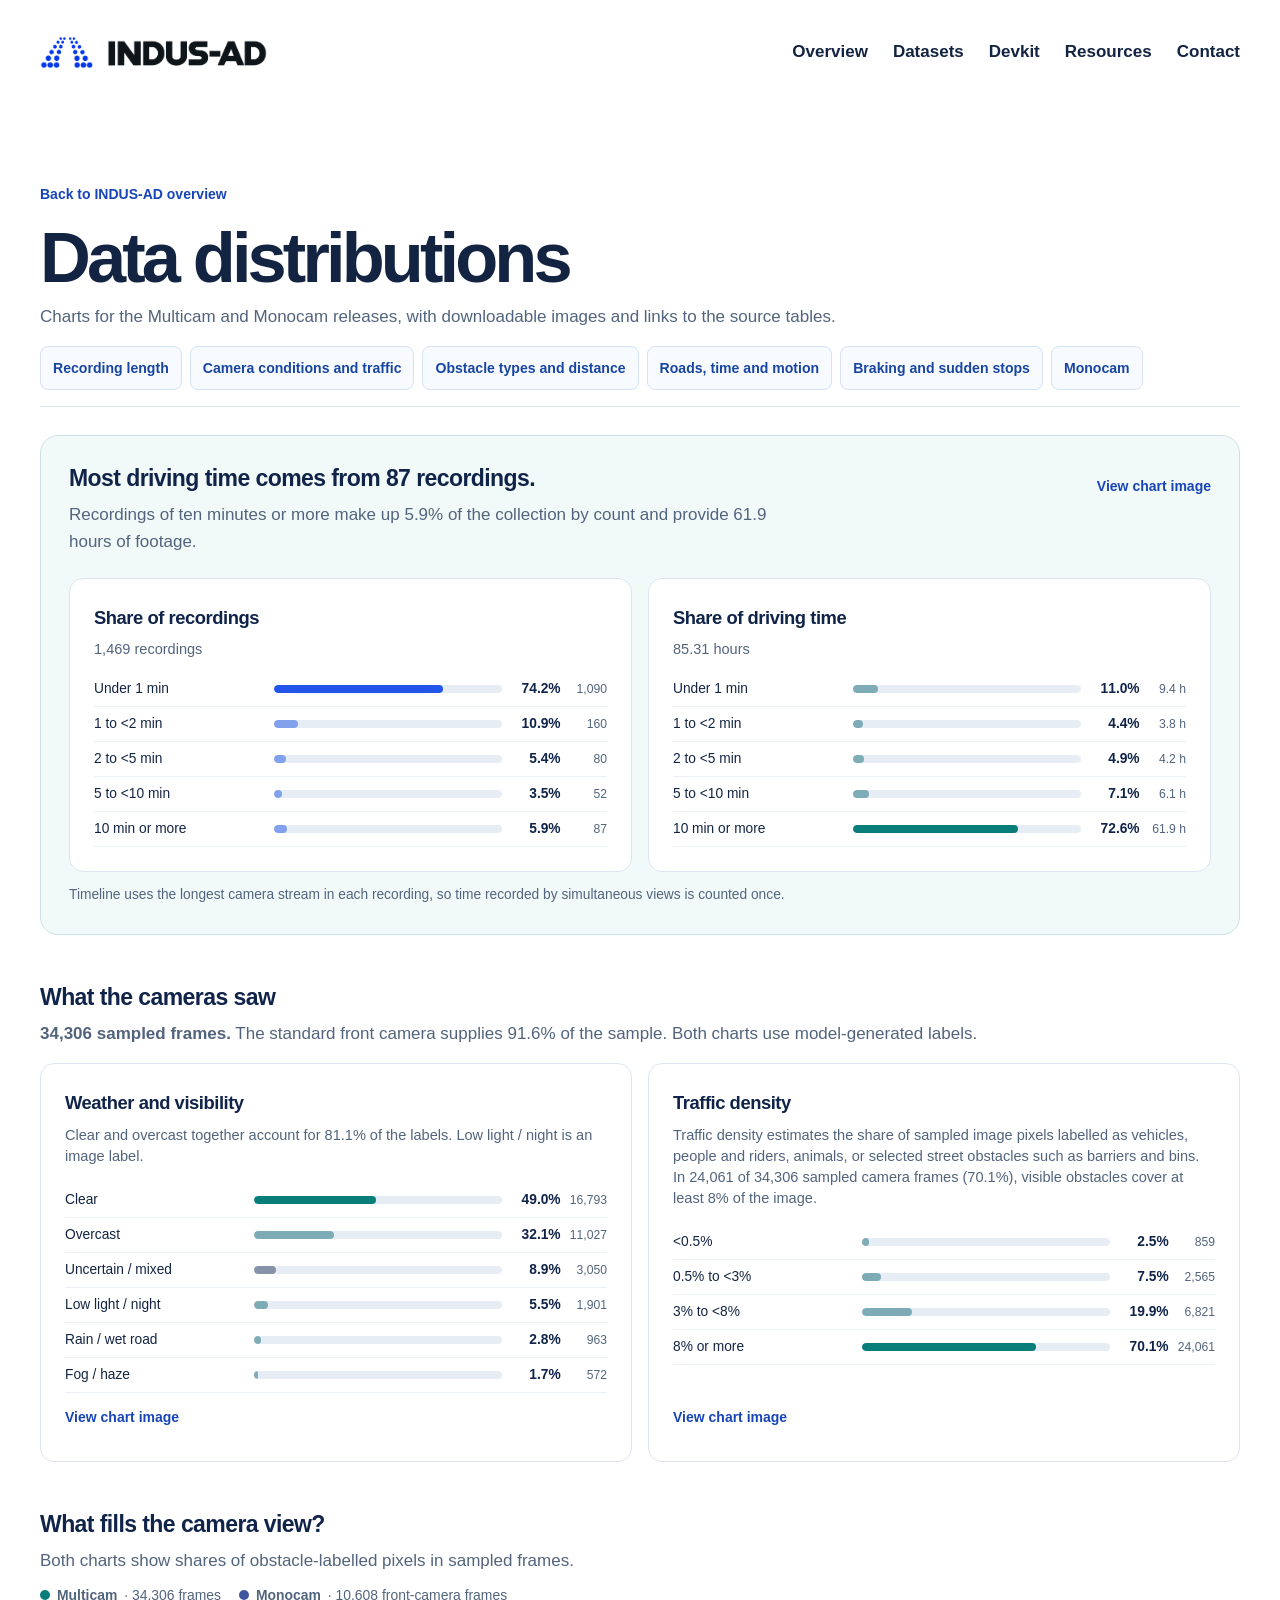
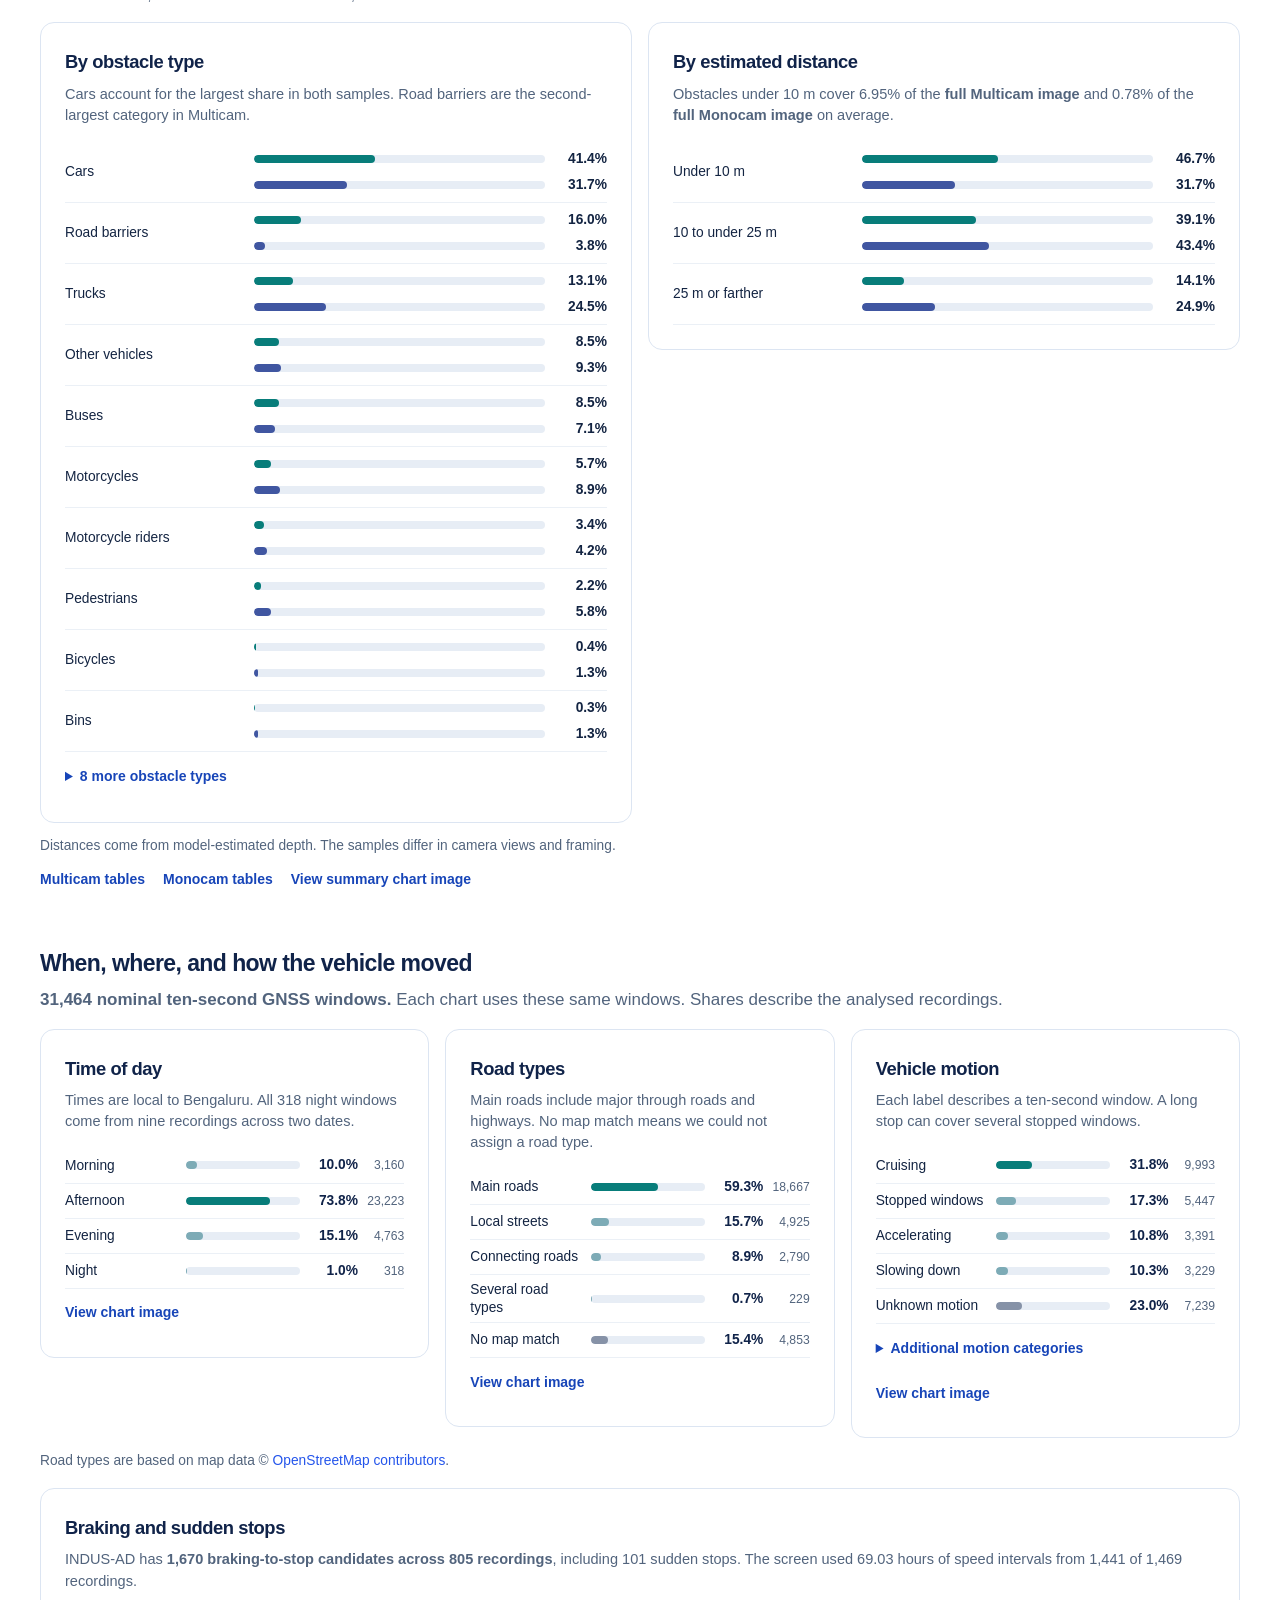
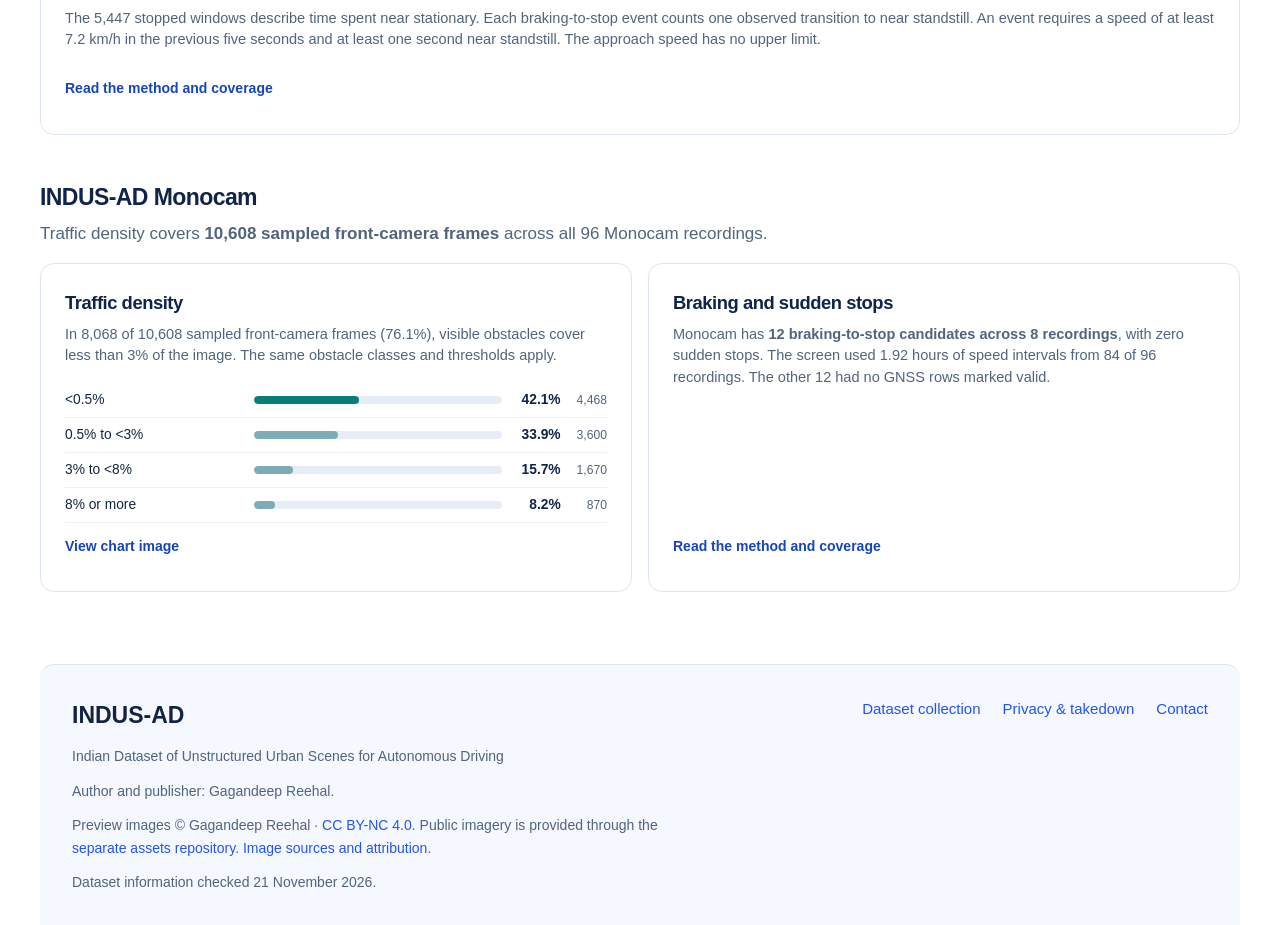
<file: distributions.html>
<!doctype html>
<html lang="en"><head><meta charset="utf-8"><meta name="viewport" content="width=device-width,initial-scale=1"><meta name="description" content="Explore the distributions of recording lengths, camera conditions, obstacles, and vehicle motion in INDUS-AD."><title>Data distributions | INDUS-AD</title><link rel="stylesheet" href="styles.css?v=distributions-cards-v1"></head>
<body><a class="skip" href="#main">Skip to content</a><header class="wrap"><a class="brand" href="index.html" aria-label="INDUS-AD home"><span class="brand-symbol" aria-hidden="true"></span><span class="brand-text"><span class="brand-wordmark" aria-hidden="true"></span></span></a><nav aria-label="Main navigation"><a href="index.html#overview">Overview</a><a href="index.html#datasets">Datasets</a><a href="index.html#devkit">Devkit</a><a href="index.html#resources">Resources</a><a href="index.html#contact">Contact</a></nav></header>
<main id="main" class="wrap distribution-section distribution-page">
  <div class="distribution-page-intro">
    <a class="distribution-download" href="index.html#data-distributions">Back to INDUS-AD overview</a>
    <h1>Data distributions</h1>
    <p>Charts for the Multicam and Monocam releases, with downloadable images and links to the source tables.</p>
  </div>
  <nav class="contents" aria-label="On this page">
    <a href="#distribution-length">Recording length</a>
    <a href="#distribution-camera">Camera conditions and traffic</a>
    <a href="#obstacle-types-and-depth">Obstacle types and distance</a>
    <a href="#distribution-gnss">Roads, time and motion</a>
    <a href="#multicam-stop-candidates">Braking and sudden stops</a>
    <a href="#monocam-distributions">Monocam</a>
  </nav>
  <section class="distribution-duration" aria-labelledby="distribution-length">
    <div class="distribution-duration-header">
      <div><h3 id="distribution-length">Most driving time comes from 87 recordings.</h3><p>Recordings of ten minutes or more make up 5.9% of the collection by count and provide 61.9 hours of footage.</p></div>
      <a class="distribution-download" href="assets/distribution/indus-ad-recording-duration.png">View chart image<span class="distribution-visually-hidden"> for recording length</span></a>
    </div>
<div class="distribution-grid distribution-length-grid">
    <article class="distribution-card"><h4>Share of recordings</h4><p class="distribution-card-note">1,469 recordings</p>
      <dl class="distribution-plot">
        <div class="distribution-row"><dt>Under 1 min</dt><dd><span class="distribution-track is-count is-highlighted" aria-hidden="true"><span style="--share:74.2001%"></span></span><span class="distribution-value"><strong>74.2%</strong><span>1,090</span></span></dd></div>
        <div class="distribution-row"><dt>1 to &lt;2 min</dt><dd><span class="distribution-track is-count" aria-hidden="true"><span style="--share:10.8918%"></span></span><span class="distribution-value"><strong>10.9%</strong><span>160</span></span></dd></div>
        <div class="distribution-row"><dt>2 to &lt;5 min</dt><dd><span class="distribution-track is-count" aria-hidden="true"><span style="--share:5.4459%"></span></span><span class="distribution-value"><strong>5.4%</strong><span>80</span></span></dd></div>
        <div class="distribution-row"><dt>5 to &lt;10 min</dt><dd><span class="distribution-track is-count" aria-hidden="true"><span style="--share:3.5398%"></span></span><span class="distribution-value"><strong>3.5%</strong><span>52</span></span></dd></div>
        <div class="distribution-row"><dt>10 min or more</dt><dd><span class="distribution-track is-count" aria-hidden="true"><span style="--share:5.9224%"></span></span><span class="distribution-value"><strong>5.9%</strong><span>87</span></span></dd></div>
      </dl>
    </article>
    <article class="distribution-card"><h4>Share of driving time</h4><p class="distribution-card-note">85.31 hours</p>
      <dl class="distribution-plot">
        <div class="distribution-row"><dt>Under 1 min</dt><dd><span class="distribution-track is-time" aria-hidden="true"><span style="--share:11.0241%"></span></span><span class="distribution-value"><strong>11.0%</strong><span>9.4 h</span></span></dd></div>
        <div class="distribution-row"><dt>1 to &lt;2 min</dt><dd><span class="distribution-track is-time" aria-hidden="true"><span style="--share:4.4006%"></span></span><span class="distribution-value"><strong>4.4%</strong><span>3.8 h</span></span></dd></div>
        <div class="distribution-row"><dt>2 to &lt;5 min</dt><dd><span class="distribution-track is-time" aria-hidden="true"><span style="--share:4.8939%"></span></span><span class="distribution-value"><strong>4.9%</strong><span>4.2 h</span></span></dd></div>
        <div class="distribution-row"><dt>5 to &lt;10 min</dt><dd><span class="distribution-track is-time" aria-hidden="true"><span style="--share:7.1203%"></span></span><span class="distribution-value"><strong>7.1%</strong><span>6.1 h</span></span></dd></div>
        <div class="distribution-row"><dt>10 min or more</dt><dd><span class="distribution-track is-time is-highlighted" aria-hidden="true"><span style="--share:72.5611%"></span></span><span class="distribution-value"><strong>72.6%</strong><span>61.9 h</span></span></dd></div>
      </dl>
    </article>
    </div>
    <p class="distribution-footnote">Timeline uses the longest camera stream in each recording, so time recorded by simultaneous views is counted once.</p>
  </section>

  <section class="distribution-group" aria-labelledby="distribution-camera">
    <h3 id="distribution-camera">What the cameras saw</h3>
    <p class="distribution-sample"><strong>34,306 sampled frames.</strong> The standard front camera supplies 91.6% of the sample. Both charts use model-generated labels.</p>
    <div class="distribution-grid">
    <article class="distribution-card" aria-labelledby="indus-ad-camera-conditions">
      <h4 id="indus-ad-camera-conditions">Weather and visibility</h4>
      <p class="distribution-card-note">Clear and overcast together account for 81.1% of the labels. Low light / night is an image label.</p>
      <dl class="distribution-plot">
        <div class="distribution-row"><dt>Clear</dt><dd><span class="distribution-track is-highlighted" aria-hidden="true"><span style="--share:48.9506%"></span></span><span class="distribution-value"><strong>49.0%</strong><span>16,793</span></span></dd></div>
        <div class="distribution-row"><dt>Overcast</dt><dd><span class="distribution-track" aria-hidden="true"><span style="--share:32.1431%"></span></span><span class="distribution-value"><strong>32.1%</strong><span>11,027</span></span></dd></div>
        <div class="distribution-row"><dt>Uncertain / mixed</dt><dd><span class="distribution-track is-unknown" aria-hidden="true"><span style="--share:8.8906%"></span></span><span class="distribution-value"><strong>8.9%</strong><span>3,050</span></span></dd></div>
        <div class="distribution-row"><dt>Low light / night</dt><dd><span class="distribution-track" aria-hidden="true"><span style="--share:5.5413%"></span></span><span class="distribution-value"><strong>5.5%</strong><span>1,901</span></span></dd></div>
        <div class="distribution-row"><dt>Rain / wet road</dt><dd><span class="distribution-track" aria-hidden="true"><span style="--share:2.8071%"></span></span><span class="distribution-value"><strong>2.8%</strong><span>963</span></span></dd></div>
        <div class="distribution-row"><dt>Fog / haze</dt><dd><span class="distribution-track" aria-hidden="true"><span style="--share:1.6673%"></span></span><span class="distribution-value"><strong>1.7%</strong><span>572</span></span></dd></div>
      </dl>
      <a class="distribution-download" href="assets/distribution/indus-ad-camera-conditions.png">View chart image<span class="distribution-visually-hidden"> for weather and visibility</span></a>
    </article>
    <article class="distribution-card" aria-labelledby="indus-ad-traffic-density">
      <h4 id="indus-ad-traffic-density">Traffic density</h4>
      <p class="distribution-card-note">Traffic density estimates the share of sampled image pixels labelled as vehicles, people and riders, animals, or selected street obstacles such as barriers and bins. In 24,061 of 34,306 sampled camera frames (70.1%), visible obstacles cover at least 8% of the image.</p>
      <dl class="distribution-plot">
        <div class="distribution-row"><dt>&lt;0.5%</dt><dd><span class="distribution-track" aria-hidden="true"><span style="--share:2.5039%"></span></span><span class="distribution-value"><strong>2.5%</strong><span>859</span></span></dd></div>
        <div class="distribution-row"><dt>0.5% to &lt;3%</dt><dd><span class="distribution-track" aria-hidden="true"><span style="--share:7.4768%"></span></span><span class="distribution-value"><strong>7.5%</strong><span>2,565</span></span></dd></div>
        <div class="distribution-row"><dt>3% to &lt;8%</dt><dd><span class="distribution-track" aria-hidden="true"><span style="--share:19.8828%"></span></span><span class="distribution-value"><strong>19.9%</strong><span>6,821</span></span></dd></div>
        <div class="distribution-row"><dt>8% or more</dt><dd><span class="distribution-track is-highlighted" aria-hidden="true"><span style="--share:70.1364%"></span></span><span class="distribution-value"><strong>70.1%</strong><span>24,061</span></span></dd></div>
      </dl>
      <a class="distribution-download" href="assets/distribution/indus-ad-traffic-density.png">View chart image<span class="distribution-visually-hidden"> for traffic density</span></a>
    </article>
    </div>
  </section>

  <section id="obstacle-types-and-depth" class="distribution-group" aria-labelledby="obstacle-types-depth-heading">
    <h3 id="obstacle-types-depth-heading">What fills the camera view?</h3>
    <p class="distribution-sample">Both charts show shares of obstacle-labelled pixels in sampled frames.</p>
    <p class="obstacle-series"><span><i aria-hidden="true"></i><strong>Multicam</strong> · 34,306 frames</span><span><i aria-hidden="true"></i><strong>Monocam</strong> · 10,608 front-camera frames</span></p>
    <div class="distribution-grid obstacle-grid">
      <article class="distribution-card" aria-labelledby="obstacle-by-type">
        <h4 id="obstacle-by-type">By obstacle type</h4>
        <p class="distribution-card-note">Cars account for the largest share in both samples. Road barriers are the second-largest category in Multicam.</p>
        <dl class="distribution-plot">
          <div class="distribution-row"><dt>Cars</dt><dd>
            <div class="obstacle-bar"><span class="distribution-visually-hidden">Multicam</span><span class="distribution-track" aria-hidden="true"><span style="--share:41.35824%"></span></span><strong>41.4%</strong></div>
            <div class="obstacle-bar"><span class="distribution-visually-hidden">Monocam</span><span class="distribution-track" aria-hidden="true"><span style="--share:31.73736%"></span></span><strong>31.7%</strong></div>
          </dd></div>
          <div class="distribution-row"><dt>Road barriers</dt><dd>
            <div class="obstacle-bar"><span class="distribution-visually-hidden">Multicam</span><span class="distribution-track" aria-hidden="true"><span style="--share:15.95121%"></span></span><strong>16.0%</strong></div>
            <div class="obstacle-bar"><span class="distribution-visually-hidden">Monocam</span><span class="distribution-track" aria-hidden="true"><span style="--share:3.79525%"></span></span><strong>3.8%</strong></div>
          </dd></div>
          <div class="distribution-row"><dt>Trucks</dt><dd>
            <div class="obstacle-bar"><span class="distribution-visually-hidden">Multicam</span><span class="distribution-track" aria-hidden="true"><span style="--share:13.11931%"></span></span><strong>13.1%</strong></div>
            <div class="obstacle-bar"><span class="distribution-visually-hidden">Monocam</span><span class="distribution-track" aria-hidden="true"><span style="--share:24.47893%"></span></span><strong>24.5%</strong></div>
          </dd></div>
          <div class="distribution-row"><dt>Other vehicles</dt><dd>
            <div class="obstacle-bar"><span class="distribution-visually-hidden">Multicam</span><span class="distribution-track" aria-hidden="true"><span style="--share:8.53051%"></span></span><strong>8.5%</strong></div>
            <div class="obstacle-bar"><span class="distribution-visually-hidden">Monocam</span><span class="distribution-track" aria-hidden="true"><span style="--share:9.27227%"></span></span><strong>9.3%</strong></div>
          </dd></div>
          <div class="distribution-row"><dt>Buses</dt><dd>
            <div class="obstacle-bar"><span class="distribution-visually-hidden">Multicam</span><span class="distribution-track" aria-hidden="true"><span style="--share:8.47245%"></span></span><strong>8.5%</strong></div>
            <div class="obstacle-bar"><span class="distribution-visually-hidden">Monocam</span><span class="distribution-track" aria-hidden="true"><span style="--share:7.12486%"></span></span><strong>7.1%</strong></div>
          </dd></div>
          <div class="distribution-row"><dt>Motorcycles</dt><dd>
            <div class="obstacle-bar"><span class="distribution-visually-hidden">Multicam</span><span class="distribution-track" aria-hidden="true"><span style="--share:5.72978%"></span></span><strong>5.7%</strong></div>
            <div class="obstacle-bar"><span class="distribution-visually-hidden">Monocam</span><span class="distribution-track" aria-hidden="true"><span style="--share:8.87307%"></span></span><strong>8.9%</strong></div>
          </dd></div>
          <div class="distribution-row"><dt>Motorcycle riders</dt><dd>
            <div class="obstacle-bar"><span class="distribution-visually-hidden">Multicam</span><span class="distribution-track" aria-hidden="true"><span style="--share:3.42785%"></span></span><strong>3.4%</strong></div>
            <div class="obstacle-bar"><span class="distribution-visually-hidden">Monocam</span><span class="distribution-track" aria-hidden="true"><span style="--share:4.22198%"></span></span><strong>4.2%</strong></div>
          </dd></div>
          <div class="distribution-row"><dt>Pedestrians</dt><dd>
            <div class="obstacle-bar"><span class="distribution-visually-hidden">Multicam</span><span class="distribution-track" aria-hidden="true"><span style="--share:2.20844%"></span></span><strong>2.2%</strong></div>
            <div class="obstacle-bar"><span class="distribution-visually-hidden">Monocam</span><span class="distribution-track" aria-hidden="true"><span style="--share:5.81329%"></span></span><strong>5.8%</strong></div>
          </dd></div>
          <div class="distribution-row"><dt>Bicycles</dt><dd>
            <div class="obstacle-bar"><span class="distribution-visually-hidden">Multicam</span><span class="distribution-track" aria-hidden="true"><span style="--share:0.42766%"></span></span><strong>0.4%</strong></div>
            <div class="obstacle-bar"><span class="distribution-visually-hidden">Monocam</span><span class="distribution-track" aria-hidden="true"><span style="--share:1.33196%"></span></span><strong>1.3%</strong></div>
          </dd></div>
          <div class="distribution-row"><dt>Bins</dt><dd>
            <div class="obstacle-bar"><span class="distribution-visually-hidden">Multicam</span><span class="distribution-track" aria-hidden="true"><span style="--share:0.26615%"></span></span><strong>0.3%</strong></div>
            <div class="obstacle-bar"><span class="distribution-visually-hidden">Monocam</span><span class="distribution-track" aria-hidden="true"><span style="--share:1.25368%"></span></span><strong>1.3%</strong></div>
          </dd></div>
        </dl>
        <details class="distribution-details">
          <summary>8 more obstacle types</summary>
          <dl class="distribution-plot">
            <div class="distribution-row"><dt>Cyclists</dt><dd>
              <div class="obstacle-bar"><span class="distribution-visually-hidden">Multicam</span><span class="distribution-track" aria-hidden="true"><span style="--share:0.21154%"></span></span><strong>0.2%</strong></div>
              <div class="obstacle-bar"><span class="distribution-visually-hidden">Monocam</span><span class="distribution-track" aria-hidden="true"><span style="--share:0.90882%"></span></span><strong>0.9%</strong></div>
            </dd></div>
            <div class="distribution-row"><dt>Other riders</dt><dd>
              <div class="obstacle-bar"><span class="distribution-visually-hidden">Multicam</span><span class="distribution-track" aria-hidden="true"><span style="--share:0.08562%"></span></span><strong>&lt;0.1%</strong></div>
              <div class="obstacle-bar"><span class="distribution-visually-hidden">Monocam</span><span class="distribution-track" aria-hidden="true"><span style="--share:0.08832%"></span></span><strong>&lt;0.1%</strong></div>
            </dd></div>
            <div class="distribution-row"><dt>Slow wheeled vehicles</dt><dd>
              <div class="obstacle-bar"><span class="distribution-visually-hidden">Multicam</span><span class="distribution-track" aria-hidden="true"><span style="--share:0.12474%"></span></span><strong>0.1%</strong></div>
              <div class="obstacle-bar"><span class="distribution-visually-hidden">Monocam</span><span class="distribution-track" aria-hidden="true"><span style="--share:0.46331%"></span></span><strong>0.5%</strong></div>
            </dd></div>
            <div class="distribution-row"><dt>Ground animals</dt><dd>
              <div class="obstacle-bar"><span class="distribution-visually-hidden">Multicam</span><span class="distribution-track" aria-hidden="true"><span style="--share:0.02039%"></span></span><strong>&lt;0.1%</strong></div>
              <div class="obstacle-bar"><span class="distribution-visually-hidden">Monocam</span><span class="distribution-track" aria-hidden="true"><span style="--share:0.60222%"></span></span><strong>0.6%</strong></div>
            </dd></div>
            <div class="distribution-row"><dt>Birds</dt><dd>
              <div class="obstacle-bar"><span class="distribution-visually-hidden">Multicam</span><span class="distribution-track" aria-hidden="true"><span style="--share:0.00249%"></span></span><strong>&lt;0.1%</strong></div>
              <div class="obstacle-bar"><span class="distribution-visually-hidden">Monocam</span><span class="distribution-track" aria-hidden="true"><span style="--share:0.02910%"></span></span><strong>&lt;0.1%</strong></div>
            </dd></div>
            <div class="distribution-row"><dt>Caravans</dt><dd>
              <div class="obstacle-bar"><span class="distribution-visually-hidden">Multicam</span><span class="distribution-track" aria-hidden="true"><span style="--share:0.03092%"></span></span><strong>&lt;0.1%</strong></div>
              <div class="obstacle-bar"><span class="distribution-visually-hidden">Monocam</span><span class="distribution-track" aria-hidden="true"><span style="--share:0.00005%"></span></span><strong>&lt;0.1%</strong></div>
            </dd></div>
            <div class="distribution-row"><dt>Trailers</dt><dd>
              <div class="obstacle-bar"><span class="distribution-visually-hidden">Multicam</span><span class="distribution-track" aria-hidden="true"><span style="--share:0.01275%"></span></span><strong>&lt;0.1%</strong></div>
              <div class="obstacle-bar"><span class="distribution-visually-hidden">Monocam</span><span class="distribution-track" aria-hidden="true"><span style="--share:0.00470%"></span></span><strong>&lt;0.1%</strong></div>
            </dd></div>
            <div class="distribution-row"><dt>Rail vehicles</dt><dd>
              <div class="obstacle-bar"><span class="distribution-visually-hidden">Multicam</span><span class="distribution-track" aria-hidden="true"><span style="--share:0.01996%"></span></span><strong>&lt;0.1%</strong></div>
              <div class="obstacle-bar"><span class="distribution-visually-hidden">Monocam</span><span class="distribution-track" aria-hidden="true"><span style="--share:0.00082%"></span></span><strong>&lt;0.1%</strong></div>
            </dd></div>
          </dl>
        </details>
      </article>
      <article class="distribution-card" aria-labelledby="obstacle-by-distance">
        <h4 id="obstacle-by-distance">By estimated distance</h4>
        <p class="distribution-card-note">Obstacles under 10 m cover 6.95% of the <strong>full Multicam image</strong> and 0.78% of the <strong>full Monocam image</strong> on average.</p>
        <dl class="distribution-plot">
        <div class="distribution-row"><dt>Under 10 m</dt><dd>
          <div class="obstacle-bar"><span class="distribution-visually-hidden">Multicam</span><span class="distribution-track" aria-hidden="true"><span style="--share:46.74202%"></span></span><strong>46.7%</strong></div>
          <div class="obstacle-bar"><span class="distribution-visually-hidden">Monocam</span><span class="distribution-track" aria-hidden="true"><span style="--share:31.69017%"></span></span><strong>31.7%</strong></div>
        </dd></div>
        <div class="distribution-row"><dt>10 to under 25 m</dt><dd>
          <div class="obstacle-bar"><span class="distribution-visually-hidden">Multicam</span><span class="distribution-track" aria-hidden="true"><span style="--share:39.11504%"></span></span><strong>39.1%</strong></div>
          <div class="obstacle-bar"><span class="distribution-visually-hidden">Monocam</span><span class="distribution-track" aria-hidden="true"><span style="--share:43.42928%"></span></span><strong>43.4%</strong></div>
        </dd></div>
        <div class="distribution-row"><dt>25 m or farther</dt><dd>
          <div class="obstacle-bar"><span class="distribution-visually-hidden">Multicam</span><span class="distribution-track" aria-hidden="true"><span style="--share:14.14294%"></span></span><strong>14.1%</strong></div>
          <div class="obstacle-bar"><span class="distribution-visually-hidden">Monocam</span><span class="distribution-track" aria-hidden="true"><span style="--share:24.88055%"></span></span><strong>24.9%</strong></div>
        </dd></div>
        </dl>
      </article>
    </div>
    <p class="distribution-footnote">Distances come from model-estimated depth. The samples differ in camera views and framing.</p>
    <div class="obstacle-downloads">
      <a class="distribution-download" href="https://huggingface.co/datasets/gagandeepreehal/indus-ad/tree/main/data/annotations/scenario/depth-aware/v1">Multicam tables</a>
      <a class="distribution-download" href="https://huggingface.co/datasets/gagandeepreehal/indus-ad-monocam/tree/main/data/annotations/scenario/depth-aware/v1">Monocam tables</a>
      <a class="distribution-download" href="assets/distribution/obstacle-type-and-distance.png">View summary chart image</a>
    </div>
  </section>

  <section class="distribution-group" aria-labelledby="distribution-gnss">
    <h3 id="distribution-gnss">When, where, and how the vehicle moved</h3>
    <p class="distribution-sample"><strong>31,464 nominal ten-second GNSS windows.</strong> Each chart uses these same windows. Shares describe the analysed recordings.</p>
    <div class="distribution-grid distribution-grid-three">
    <article class="distribution-card" aria-labelledby="indus-ad-time-of-day">
      <h4 id="indus-ad-time-of-day">Time of day</h4>
      <p class="distribution-card-note">Times are local to Bengaluru. All 318 night windows come from nine recordings across two dates.</p>
      <dl class="distribution-plot">
        <div class="distribution-row"><dt>Morning</dt><dd><span class="distribution-track" aria-hidden="true"><span style="--share:10.0432%"></span></span><span class="distribution-value"><strong>10.0%</strong><span>3,160</span></span></dd></div>
        <div class="distribution-row"><dt>Afternoon</dt><dd><span class="distribution-track is-highlighted" aria-hidden="true"><span style="--share:73.8082%"></span></span><span class="distribution-value"><strong>73.8%</strong><span>23,223</span></span></dd></div>
        <div class="distribution-row"><dt>Evening</dt><dd><span class="distribution-track" aria-hidden="true"><span style="--share:15.1379%"></span></span><span class="distribution-value"><strong>15.1%</strong><span>4,763</span></span></dd></div>
        <div class="distribution-row"><dt>Night</dt><dd><span class="distribution-track" aria-hidden="true"><span style="--share:1.0107%"></span></span><span class="distribution-value"><strong>1.0%</strong><span>318</span></span></dd></div>
      </dl>
      <a class="distribution-download" href="assets/distribution/indus-ad-time-of-day.png">View chart image<span class="distribution-visually-hidden"> for time of day</span></a>
    </article>
    <article class="distribution-card" aria-labelledby="indus-ad-road-context">
      <h4 id="indus-ad-road-context">Road types</h4>
      <p class="distribution-card-note">Main roads include major through roads and highways. No map match means we could not assign a road type.</p>
      <dl class="distribution-plot">
        <div class="distribution-row"><dt>Main roads</dt><dd><span class="distribution-track is-highlighted" aria-hidden="true"><span style="--share:59.3281%"></span></span><span class="distribution-value"><strong>59.3%</strong><span>18,667</span></span></dd></div>
        <div class="distribution-row"><dt>Local streets</dt><dd><span class="distribution-track" aria-hidden="true"><span style="--share:15.6528%"></span></span><span class="distribution-value"><strong>15.7%</strong><span>4,925</span></span></dd></div>
        <div class="distribution-row"><dt>Connecting roads</dt><dd><span class="distribution-track" aria-hidden="true"><span style="--share:8.8673%"></span></span><span class="distribution-value"><strong>8.9%</strong><span>2,790</span></span></dd></div>
        <div class="distribution-row"><dt>Several road types</dt><dd><span class="distribution-track" aria-hidden="true"><span style="--share:0.7278%"></span></span><span class="distribution-value"><strong>0.7%</strong><span>229</span></span></dd></div>
        <div class="distribution-row"><dt>No map match</dt><dd><span class="distribution-track is-unknown" aria-hidden="true"><span style="--share:15.4240%"></span></span><span class="distribution-value"><strong>15.4%</strong><span>4,853</span></span></dd></div>
      </dl>
      <a class="distribution-download" href="assets/distribution/indus-ad-road-context.png">View chart image<span class="distribution-visually-hidden"> for road types</span></a>
    </article>
    <article class="distribution-card" aria-labelledby="indus-ad-gnss-motion">
      <h4 id="indus-ad-gnss-motion">Vehicle motion</h4>
      <p class="distribution-card-note">Each label describes a ten-second window. A long stop can cover several stopped windows.</p>
      <dl class="distribution-plot">
        <div class="distribution-row"><dt>Cruising</dt><dd><span class="distribution-track is-highlighted" aria-hidden="true"><span style="--share:31.7601%"></span></span><span class="distribution-value"><strong>31.8%</strong><span>9,993</span></span></dd></div>
        <div class="distribution-row"><dt>Stopped windows</dt><dd><span class="distribution-track" aria-hidden="true"><span style="--share:17.3118%"></span></span><span class="distribution-value"><strong>17.3%</strong><span>5,447</span></span></dd></div>
        <div class="distribution-row"><dt>Accelerating</dt><dd><span class="distribution-track" aria-hidden="true"><span style="--share:10.7774%"></span></span><span class="distribution-value"><strong>10.8%</strong><span>3,391</span></span></dd></div>
        <div class="distribution-row"><dt>Slowing down</dt><dd><span class="distribution-track" aria-hidden="true"><span style="--share:10.2625%"></span></span><span class="distribution-value"><strong>10.3%</strong><span>3,229</span></span></dd></div>
        <div class="distribution-row"><dt>Unknown motion</dt><dd><span class="distribution-track is-unknown" aria-hidden="true"><span style="--share:23.0072%"></span></span><span class="distribution-value"><strong>23.0%</strong><span>7,239</span></span></dd></div>
      </dl>
      <details class="distribution-details"><summary>Additional motion categories</summary>
      <dl class="distribution-plot">
        <div class="distribution-row"><dt>Other motion</dt><dd><span class="distribution-track" aria-hidden="true"><span style="--share:2.8445%"></span></span><span class="distribution-value"><strong>2.8%</strong><span>895</span></span></dd></div>
        <div class="distribution-row"><dt>Stopping windows</dt><dd><span class="distribution-track" aria-hidden="true"><span style="--share:2.2534%"></span></span><span class="distribution-value"><strong>2.3%</strong><span>709</span></span></dd></div>
        <div class="distribution-row"><dt>Starting</dt><dd><span class="distribution-track" aria-hidden="true"><span style="--share:1.6686%"></span></span><span class="distribution-value"><strong>1.7%</strong><span>525</span></span></dd></div>
        <div class="distribution-row"><dt>Left turn</dt><dd><span class="distribution-track" aria-hidden="true"><span style="--share:0.0604%"></span></span><span class="distribution-value"><strong>0.1%</strong><span>19</span></span></dd></div>
        <div class="distribution-row"><dt>Right turn</dt><dd><span class="distribution-track" aria-hidden="true"><span style="--share:0.0509%"></span></span><span class="distribution-value"><strong>0.1%</strong><span>16</span></span></dd></div>
        <div class="distribution-row"><dt>U-turn</dt><dd><span class="distribution-track" aria-hidden="true"><span style="--share:0.0032%"></span></span><span class="distribution-value"><strong>&lt;0.1%</strong><span>1</span></span></dd></div>
      </dl>
      </details>
      <a class="distribution-download" href="assets/distribution/indus-ad-gnss-motion.png">View chart image<span class="distribution-visually-hidden"> for vehicle motion</span></a>
    </article>
    </div>
    <p class="distribution-footnote">Road types are based on map data © <a href="https://www.openstreetmap.org/copyright">OpenStreetMap contributors</a>.</p>
  </section>

  <article id="multicam-stop-candidates" class="distribution-card" aria-labelledby="multicam-stops-heading">
    <h4 id="multicam-stops-heading">Braking and sudden stops</h4>
    <p class="distribution-card-note">INDUS-AD has <strong>1,670 braking-to-stop candidates across 805 recordings</strong>, including 101 sudden stops. The screen used 69.03 hours of speed intervals from 1,441 of 1,469 recordings.</p>
    <p class="distribution-card-note">The 5,447 stopped windows describe time spent near stationary. Each braking-to-stop event counts one observed transition to near standstill. An event requires a speed of at least 7.2 km/h in the previous five seconds and at least one second near standstill. The approach speed has no upper limit.</p>
    <a class="distribution-download" href="https://huggingface.co/datasets/gagandeepreehal/indus-ad#traffic-density-and-stop-candidates">Read the method and coverage</a>
  </article>

  <section id="monocam-distributions" class="distribution-group" aria-labelledby="distribution-monocam">
    <h3 id="distribution-monocam">INDUS-AD Monocam</h3>
    <p class="distribution-sample">Traffic density covers <strong>10,608 sampled front-camera frames</strong> across all 96 Monocam recordings.</p>
    <div class="distribution-grid">
    <article class="distribution-card" aria-labelledby="monocam-traffic-density">
      <h4 id="monocam-traffic-density">Traffic density</h4>
      <p class="distribution-card-note">In 8,068 of 10,608 sampled front-camera frames (76.1%), visible obstacles cover less than 3% of the image. The same obstacle classes and thresholds apply.</p>
      <dl class="distribution-plot">
        <div class="distribution-row"><dt>&lt;0.5%</dt><dd><span class="distribution-track is-highlighted" aria-hidden="true"><span style="--share:42.1192%"></span></span><span class="distribution-value"><strong>42.1%</strong><span>4,468</span></span></dd></div>
        <div class="distribution-row"><dt>0.5% to &lt;3%</dt><dd><span class="distribution-track" aria-hidden="true"><span style="--share:33.9367%"></span></span><span class="distribution-value"><strong>33.9%</strong><span>3,600</span></span></dd></div>
        <div class="distribution-row"><dt>3% to &lt;8%</dt><dd><span class="distribution-track" aria-hidden="true"><span style="--share:15.7428%"></span></span><span class="distribution-value"><strong>15.7%</strong><span>1,670</span></span></dd></div>
        <div class="distribution-row"><dt>8% or more</dt><dd><span class="distribution-track" aria-hidden="true"><span style="--share:8.2014%"></span></span><span class="distribution-value"><strong>8.2%</strong><span>870</span></span></dd></div>
      </dl>
      <a class="distribution-download" href="assets/distribution/indus-ad-monocam-traffic-density.png">View chart image<span class="distribution-visually-hidden"> for Monocam traffic density</span></a>
    </article>
    <article class="distribution-card" aria-labelledby="monocam-stops">
      <h4 id="monocam-stops">Braking and sudden stops</h4>
      <p class="distribution-card-note">Monocam has <strong>12 braking-to-stop candidates across 8 recordings</strong>, with zero sudden stops. The screen used 1.92 hours of speed intervals from 84 of 96 recordings. The other 12 had no GNSS rows marked valid.</p>
      <a class="distribution-download" href="https://huggingface.co/datasets/gagandeepreehal/indus-ad-monocam#traffic-density-and-stop-candidates">Read the method and coverage</a>
    </article>
    </div>
  </section>
</main>
<footer class="wrap"><div><strong>INDUS-AD</strong><p>Indian Dataset of Unstructured Urban Scenes for Autonomous Driving</p><p>Author and publisher: Gagandeep Reehal.</p><p>Preview images © Gagandeep Reehal · <a href="https://creativecommons.org/licenses/by-nc/4.0/">CC BY-NC 4.0</a>. Public imagery is provided through the <a href="https://huggingface.co/datasets/gagandeepreehal/indus-ad-assets">separate assets repository</a>. <a href="collateral/ASSET_SOURCES.html">Image sources and attribution</a>.</p><p>Dataset information checked 21 November 2026.</p></div><nav aria-label="Footer"><a href="https://huggingface.co/collections/gagandeepreehal/indus-ad-the-largest-indian-autonomous-driving-dataset-6a8f637b09378311848e9835">Dataset collection</a><a href="collateral/DATASET_PRIVACY_AND_TAKEDOWN.html">Privacy &amp; takedown</a><a href="index.html#contact">Contact</a></nav></footer><script src="site.js" defer></script></body></html>
</file>
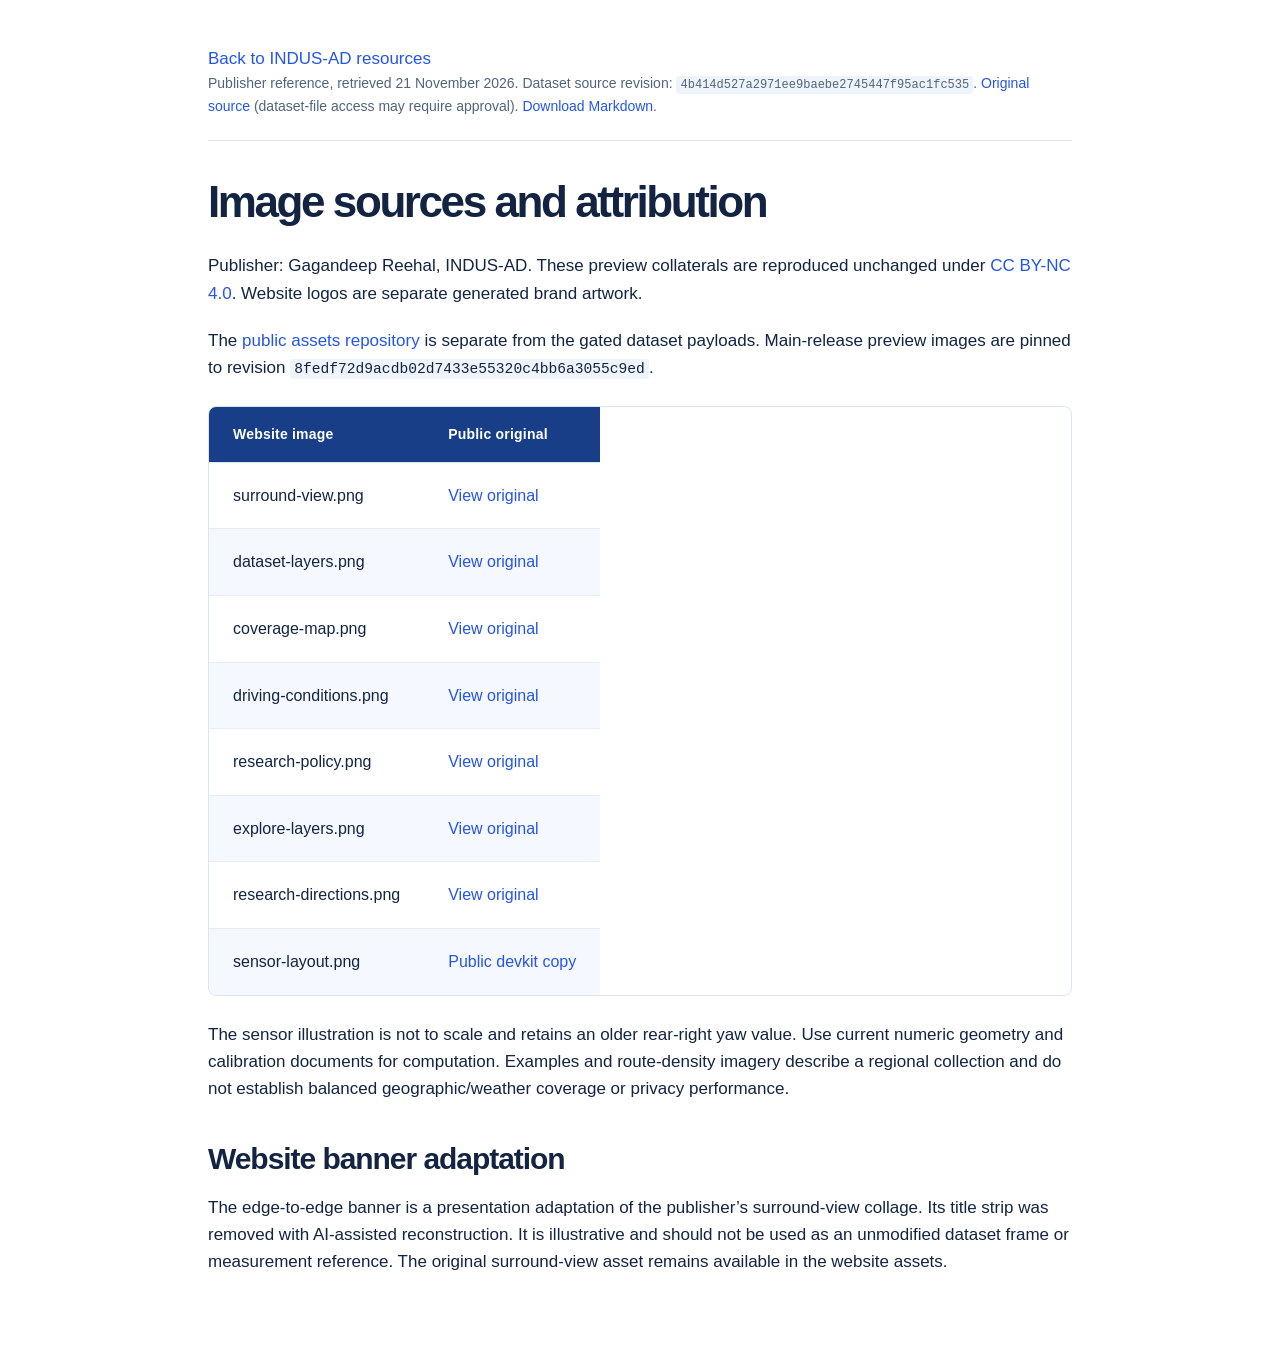
<file: collateral/ASSET_SOURCES.html>
<!doctype html><html lang="en"><head><meta charset="utf-8"><meta name="viewport" content="width=device-width,initial-scale=1"><title>Image sources and attribution — INDUS-AD</title><link rel="stylesheet" href="../styles.css"></head><body><main class="doc-page"><a href="../index.html#resources">Back to INDUS-AD resources</a><p class="doc-source">Publisher reference, retrieved 21 November 2026. Dataset source revision: <code>4b414d527a2971ee9baebe2745447f95ac1fc535</code>. <a href="https://huggingface.co/datasets/gagandeepreehal/indus-ad-assets">Original source</a> (dataset-file access may require approval). <a href="ASSET_SOURCES.md">Download Markdown</a>.</p><h1 id="image-sources-and-attribution">Image sources and attribution</h1>
<p>Publisher: Gagandeep Reehal, INDUS-AD. These preview collaterals are reproduced unchanged under <a href="https://creativecommons.org/licenses/by-nc/4.0/">CC BY-NC 4.0</a>. Website logos are separate generated brand artwork.</p>
<p>The <a href="https://huggingface.co/datasets/gagandeepreehal/indus-ad-assets">public assets repository</a> is separate from the gated dataset payloads. Main-release preview images are pinned to revision <code>8fedf72d9acdb02d7433e55320c4bb6a3055c9ed</code>.</p>
<table>
<thead>
<tr>
<th>Website image</th>
<th>Public original</th>
</tr>
</thead>
<tbody>
<tr>
<td>surround-view.png</td>
<td><a href="https://huggingface.co/datasets/gagandeepreehal/indus-ad-assets/resolve/8fedf72d9acdb02d7433e55320c4bb6a3055c9ed/assets/indus-ad-bengaluru-surround-view-v2.png">View original</a></td>
</tr>
<tr>
<td>dataset-layers.png</td>
<td><a href="https://huggingface.co/datasets/gagandeepreehal/indus-ad-assets/resolve/8fedf72d9acdb02d7433e55320c4bb6a3055c9ed/assets/indus-ad-dataset-contents-v2.png">View original</a></td>
</tr>
<tr>
<td>coverage-map.png</td>
<td><a href="https://huggingface.co/datasets/gagandeepreehal/indus-ad-assets/resolve/8fedf72d9acdb02d7433e55320c4bb6a3055c9ed/assets/indus-ad-bengaluru-coverage-map-v2.png">View original</a></td>
</tr>
<tr>
<td>driving-conditions.png</td>
<td><a href="https://huggingface.co/datasets/gagandeepreehal/indus-ad-assets/resolve/8fedf72d9acdb02d7433e55320c4bb6a3055c9ed/assets/indus-ad-paper-examples-v2.png">View original</a></td>
</tr>
<tr>
<td>research-policy.png</td>
<td><a href="https://huggingface.co/datasets/gagandeepreehal/indus-ad-assets/resolve/8fedf72d9acdb02d7433e55320c4bb6a3055c9ed/assets/indus-ad-research-policy-v2.png">View original</a></td>
</tr>
<tr>
<td>explore-layers.png</td>
<td><a href="https://huggingface.co/datasets/gagandeepreehal/indus-ad-assets/resolve/8fedf72d9acdb02d7433e55320c4bb6a3055c9ed/assets/indus-ad-release-map-v2.png">View original</a></td>
</tr>
<tr>
<td>research-directions.png</td>
<td><a href="https://huggingface.co/datasets/gagandeepreehal/indus-ad-assets/resolve/8fedf72d9acdb02d7433e55320c4bb6a3055c9ed/assets/indus-ad-research-use-cases-v2.png">View original</a></td>
</tr>
<tr>
<td>sensor-layout.png</td>
<td><a href="https://raw.githubusercontent.com/gagandeepreehal/indus-ad-devkit/016ac6a9a38da70e1dc4d2251517f3af963f4551/docs/assets/car_seven_cameras_lidar_corrected.png">Public devkit copy</a></td>
</tr>
</tbody>
</table>
<p>The sensor illustration is not to scale and retains an older rear-right yaw value. Use current numeric geometry and calibration documents for computation. Examples and route-density imagery describe a regional collection and do not establish balanced geographic/weather coverage or privacy performance.</p><h2>Website banner adaptation</h2><p>The edge-to-edge banner is a presentation adaptation of the publisher’s surround-view collage. Its title strip was removed with AI-assisted reconstruction. It is illustrative and should not be used as an unmodified dataset frame or measurement reference. The original surround-view asset remains available in the website assets.</p></main></body></html>
</file>
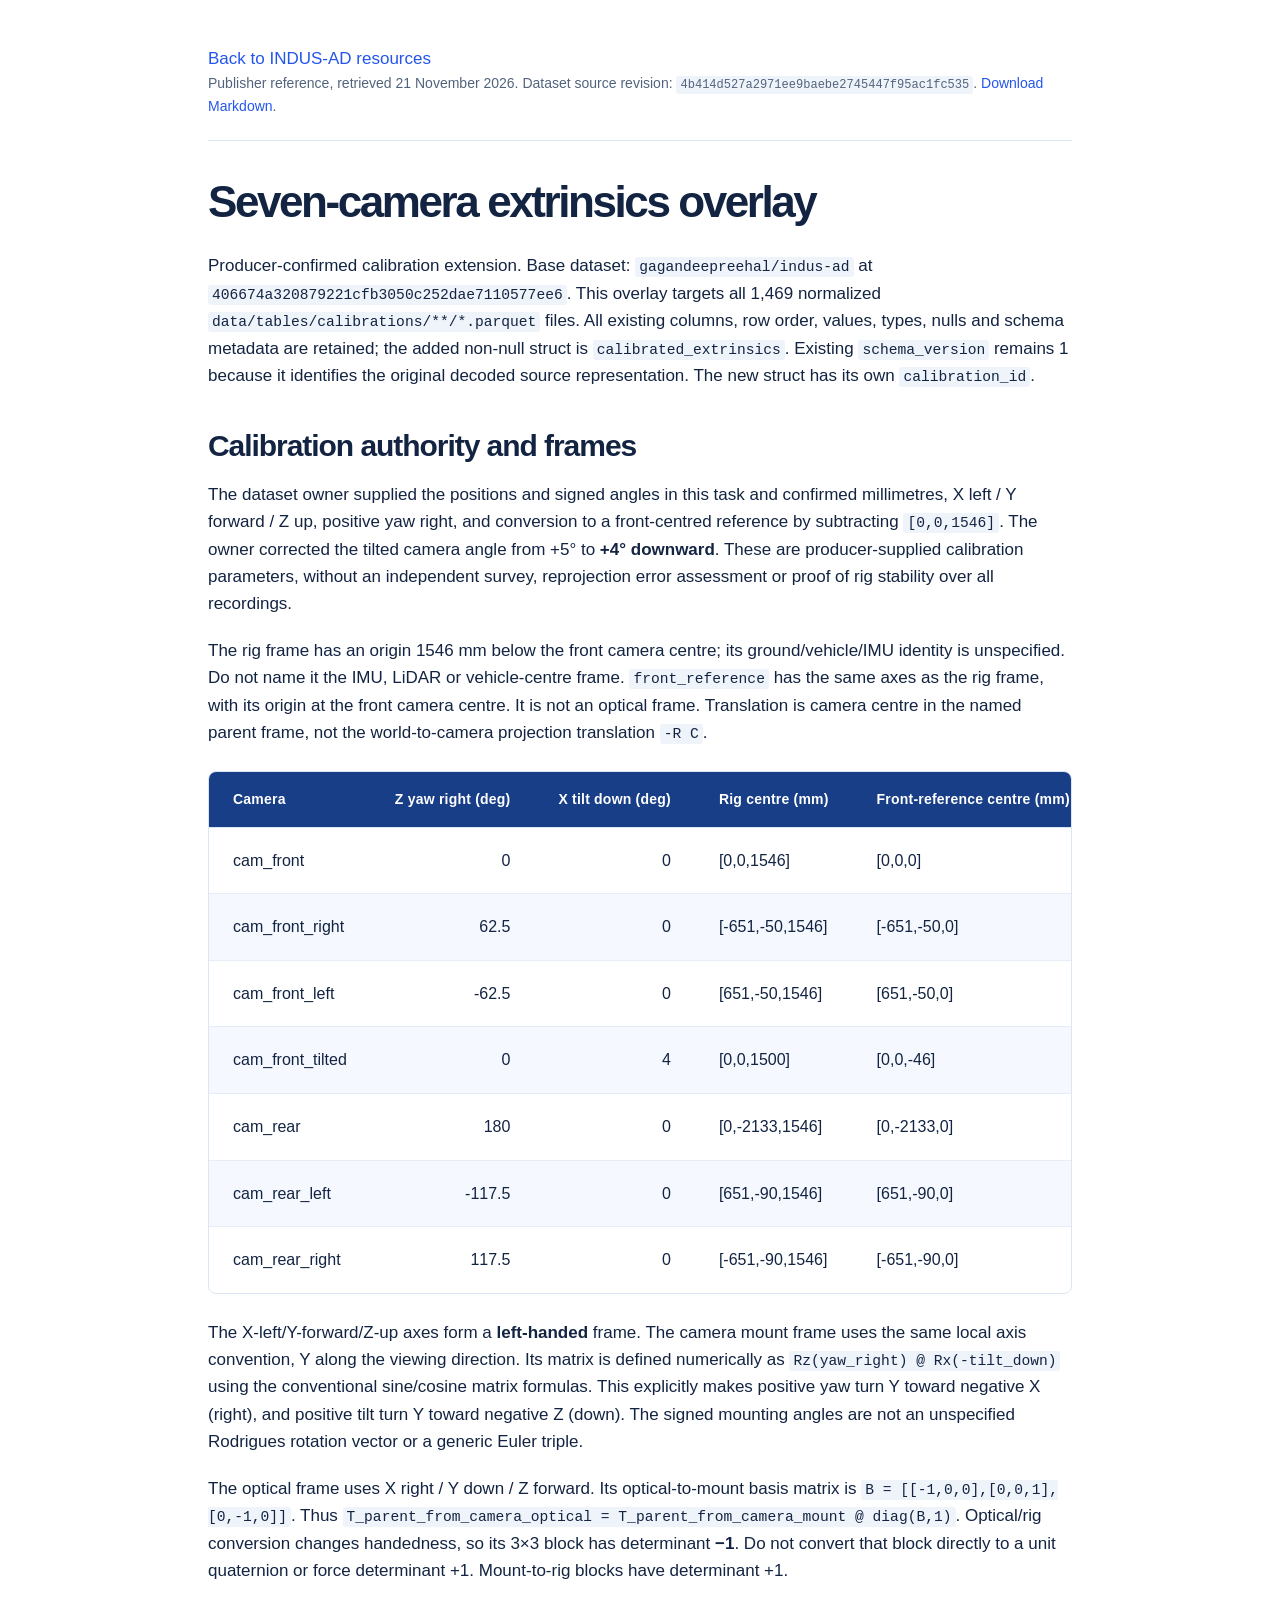
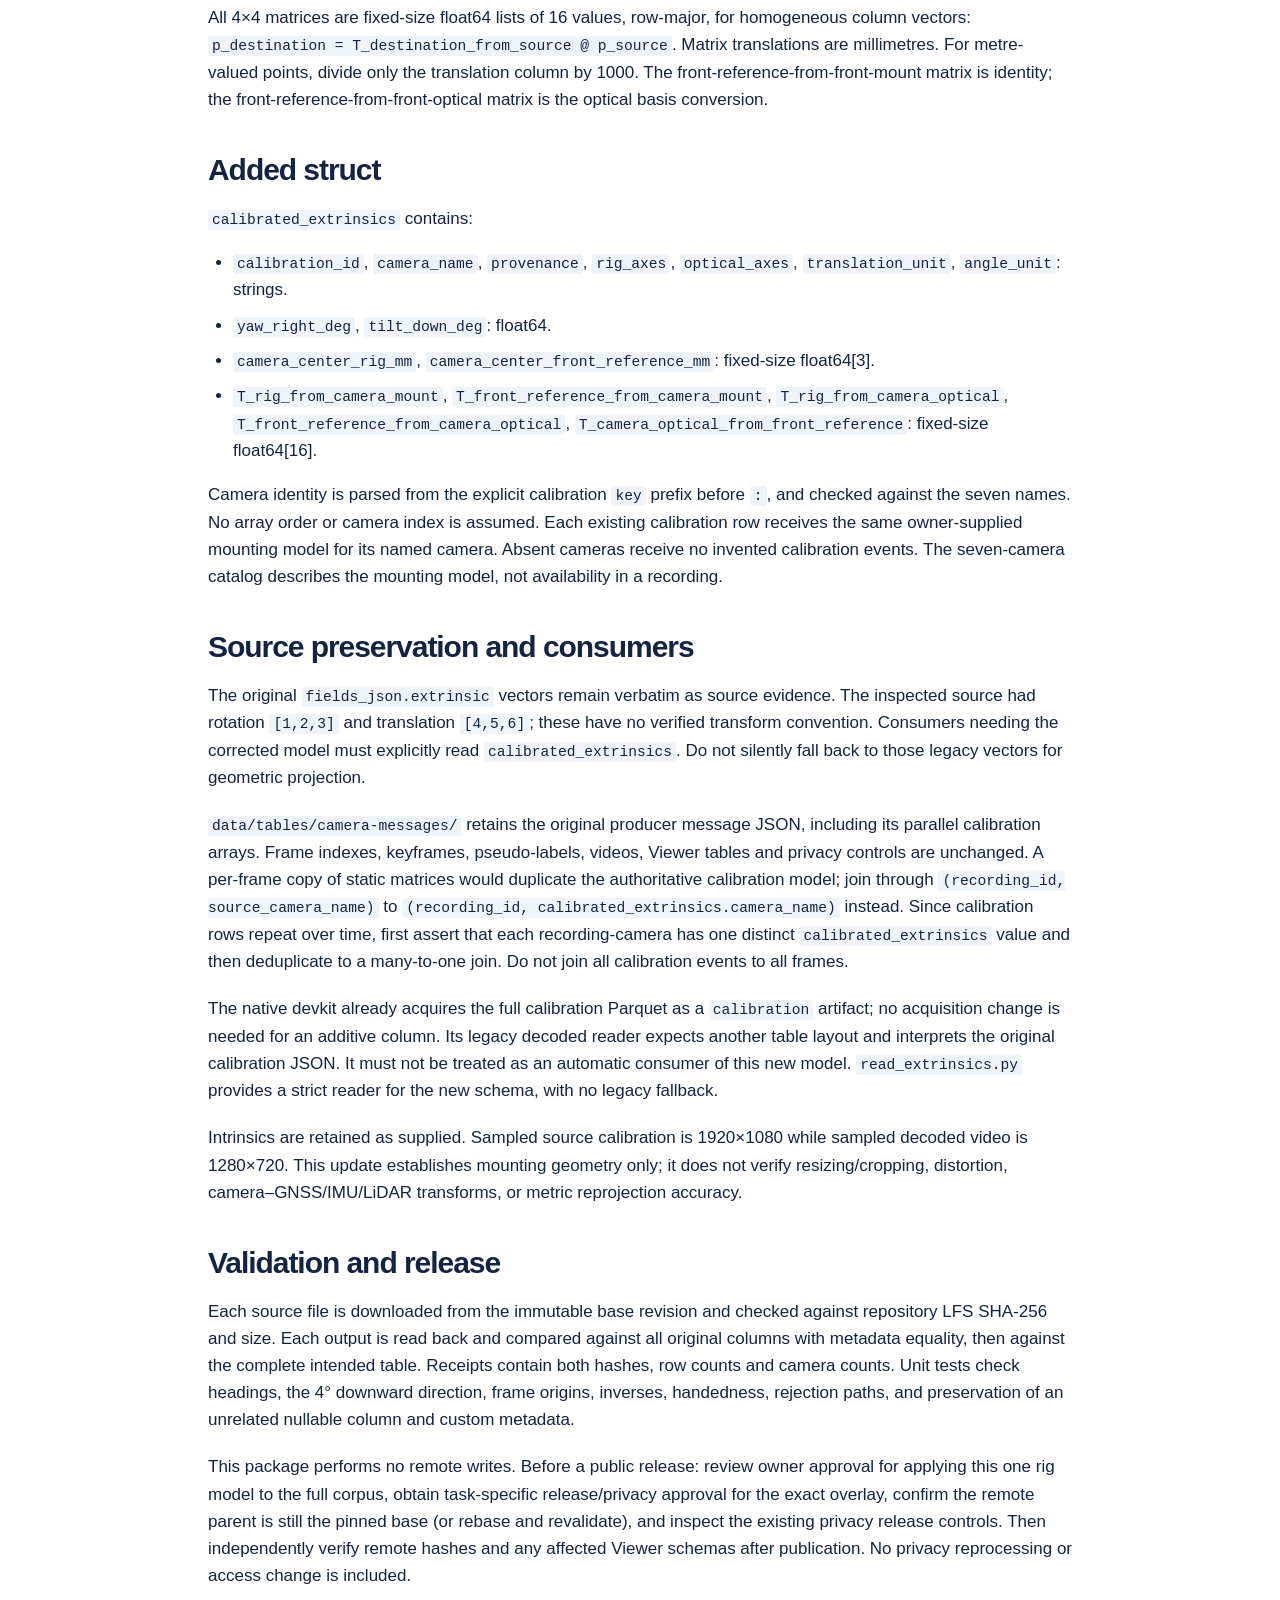
<file: collateral/CAMERA_EXTRINSICS.html>
<!doctype html><html lang="en"><head><meta charset="utf-8"><meta name="viewport" content="width=device-width,initial-scale=1"><title>Seven-camera extrinsics overlay — INDUS-AD</title><link rel="stylesheet" href="../styles.css"></head><body><main class="doc-page"><a href="../index.html#resources">Back to INDUS-AD resources</a><p class="doc-source">Publisher reference, retrieved 21 November 2026. Dataset source revision: <code>4b414d527a2971ee9baebe2745447f95ac1fc535</code>. <a href="CAMERA_EXTRINSICS.md">Download Markdown</a>.</p><h1 id="seven-camera-extrinsics-overlay">Seven-camera extrinsics overlay</h1>
<p>Producer-confirmed calibration extension. Base dataset: <code>gagandeepreehal/indus-ad</code> at <code>406674a320879221cfb3050c252dae7110577ee6</code>. This overlay targets all 1,469 normalized <code>data/tables/calibrations/**/*.parquet</code> files. All existing columns, row order, values, types, nulls and schema metadata are retained; the added non-null struct is <code>calibrated_extrinsics</code>. Existing <code>schema_version</code> remains 1 because it identifies the original decoded source representation. The new struct has its own <code>calibration_id</code>.</p>
<h2 id="calibration-authority-and-frames">Calibration authority and frames</h2>
<p>The dataset owner supplied the positions and signed angles in this task and confirmed millimetres, X left / Y forward / Z up, positive yaw right, and conversion to a front-centred reference by subtracting <code>[0,0,1546]</code>. The owner corrected the tilted camera angle from +5° to <strong>+4° downward</strong>. These are producer-supplied calibration parameters, without an independent survey, reprojection error assessment or proof of rig stability over all recordings.</p>
<p>The rig frame has an origin 1546 mm below the front camera centre; its ground/vehicle/IMU identity is unspecified. Do not name it the IMU, LiDAR or vehicle-centre frame. <code>front_reference</code> has the same axes as the rig frame, with its origin at the front camera centre. It is not an optical frame. Translation is camera centre in the named parent frame, not the world-to-camera projection translation <code>-R C</code>.</p>
<table>
<thead>
<tr>
<th>Camera</th>
<th style="text-align: right;">Z yaw right (deg)</th>
<th style="text-align: right;">X tilt down (deg)</th>
<th>Rig centre (mm)</th>
<th>Front-reference centre (mm)</th>
</tr>
</thead>
<tbody>
<tr>
<td>cam_front</td>
<td style="text-align: right;">0</td>
<td style="text-align: right;">0</td>
<td>[0,0,1546]</td>
<td>[0,0,0]</td>
</tr>
<tr>
<td>cam_front_right</td>
<td style="text-align: right;">62.5</td>
<td style="text-align: right;">0</td>
<td>[-651,-50,1546]</td>
<td>[-651,-50,0]</td>
</tr>
<tr>
<td>cam_front_left</td>
<td style="text-align: right;">-62.5</td>
<td style="text-align: right;">0</td>
<td>[651,-50,1546]</td>
<td>[651,-50,0]</td>
</tr>
<tr>
<td>cam_front_tilted</td>
<td style="text-align: right;">0</td>
<td style="text-align: right;">4</td>
<td>[0,0,1500]</td>
<td>[0,0,-46]</td>
</tr>
<tr>
<td>cam_rear</td>
<td style="text-align: right;">180</td>
<td style="text-align: right;">0</td>
<td>[0,-2133,1546]</td>
<td>[0,-2133,0]</td>
</tr>
<tr>
<td>cam_rear_left</td>
<td style="text-align: right;">-117.5</td>
<td style="text-align: right;">0</td>
<td>[651,-90,1546]</td>
<td>[651,-90,0]</td>
</tr>
<tr>
<td>cam_rear_right</td>
<td style="text-align: right;">117.5</td>
<td style="text-align: right;">0</td>
<td>[-651,-90,1546]</td>
<td>[-651,-90,0]</td>
</tr>
</tbody>
</table>
<p>The X-left/Y-forward/Z-up axes form a <strong>left-handed</strong> frame. The camera mount frame uses the same local axis convention, Y along the viewing direction. Its matrix is defined numerically as <code>Rz(yaw_right) @ Rx(-tilt_down)</code> using the conventional sine/cosine matrix formulas. This explicitly makes positive yaw turn Y toward negative X (right), and positive tilt turn Y toward negative Z (down). The signed mounting angles are not an unspecified Rodrigues rotation vector or a generic Euler triple.</p>
<p>The optical frame uses X right / Y down / Z forward. Its optical-to-mount basis matrix is <code>B = [[-1,0,0],[0,0,1],[0,-1,0]]</code>. Thus <code>T_parent_from_camera_optical = T_parent_from_camera_mount @ diag(B,1)</code>. Optical/rig conversion changes handedness, so its 3×3 block has determinant <strong>−1</strong>. Do not convert that block directly to a unit quaternion or force determinant +1. Mount-to-rig blocks have determinant +1.</p>
<p>All 4×4 matrices are fixed-size float64 lists of 16 values, row-major, for homogeneous column vectors: <code>p_destination = T_destination_from_source @ p_source</code>. Matrix translations are millimetres. For metre-valued points, divide only the translation column by 1000. The front-reference-from-front-mount matrix is identity; the front-reference-from-front-optical matrix is the optical basis conversion.</p>
<h2 id="added-struct">Added struct</h2>
<p><code>calibrated_extrinsics</code> contains:</p>
<ul>
<li><code>calibration_id</code>, <code>camera_name</code>, <code>provenance</code>, <code>rig_axes</code>, <code>optical_axes</code>, <code>translation_unit</code>, <code>angle_unit</code>: strings.</li>
<li><code>yaw_right_deg</code>, <code>tilt_down_deg</code>: float64.</li>
<li><code>camera_center_rig_mm</code>, <code>camera_center_front_reference_mm</code>: fixed-size float64[3].</li>
<li><code>T_rig_from_camera_mount</code>, <code>T_front_reference_from_camera_mount</code>, <code>T_rig_from_camera_optical</code>, <code>T_front_reference_from_camera_optical</code>, <code>T_camera_optical_from_front_reference</code>: fixed-size float64[16].</li>
</ul>
<p>Camera identity is parsed from the explicit calibration <code>key</code> prefix before <code>:</code>, and checked against the seven names. No array order or camera index is assumed. Each existing calibration row receives the same owner-supplied mounting model for its named camera. Absent cameras receive no invented calibration events. The seven-camera catalog describes the mounting model, not availability in a recording.</p>
<h2 id="source-preservation-and-consumers">Source preservation and consumers</h2>
<p>The original <code>fields_json.extrinsic</code> vectors remain verbatim as source evidence. The inspected source had rotation <code>[1,2,3]</code> and translation <code>[4,5,6]</code>; these have no verified transform convention. Consumers needing the corrected model must explicitly read <code>calibrated_extrinsics</code>. Do not silently fall back to those legacy vectors for geometric projection.</p>
<p><code>data/tables/camera-messages/</code> retains the original producer message JSON, including its parallel calibration arrays. Frame indexes, keyframes, pseudo-labels, videos, Viewer tables and privacy controls are unchanged. A per-frame copy of static matrices would duplicate the authoritative calibration model; join through <code>(recording_id, source_camera_name)</code> to <code>(recording_id, calibrated_extrinsics.camera_name)</code> instead. Since calibration rows repeat over time, first assert that each recording-camera has one distinct <code>calibrated_extrinsics</code> value and then deduplicate to a many-to-one join. Do not join all calibration events to all frames.</p>
<p>The native devkit already acquires the full calibration Parquet as a <code>calibration</code> artifact; no acquisition change is needed for an additive column. Its legacy decoded reader expects another table layout and interprets the original calibration JSON. It must not be treated as an automatic consumer of this new model. <code>read_extrinsics.py</code> provides a strict reader for the new schema, with no legacy fallback.</p>
<p>Intrinsics are retained as supplied. Sampled source calibration is 1920×1080 while sampled decoded video is 1280×720. This update establishes mounting geometry only; it does not verify resizing/cropping, distortion, camera–GNSS/IMU/LiDAR transforms, or metric reprojection accuracy.</p>
<h2 id="validation-and-release">Validation and release</h2>
<p>Each source file is downloaded from the immutable base revision and checked against repository LFS SHA-256 and size. Each output is read back and compared against all original columns with metadata equality, then against the complete intended table. Receipts contain both hashes, row counts and camera counts. Unit tests check headings, the 4° downward direction, frame origins, inverses, handedness, rejection paths, and preservation of an unrelated nullable column and custom metadata.</p>
<p>This package performs no remote writes. Before a public release: review owner approval for applying this one rig model to the full corpus, obtain task-specific release/privacy approval for the exact overlay, confirm the remote parent is still the pinned base (or rebase and revalidate), and inspect the existing privacy release controls. Then independently verify remote hashes and any affected Viewer schemas after publication. No privacy reprocessing or access change is included.</p></main></body></html>
</file>
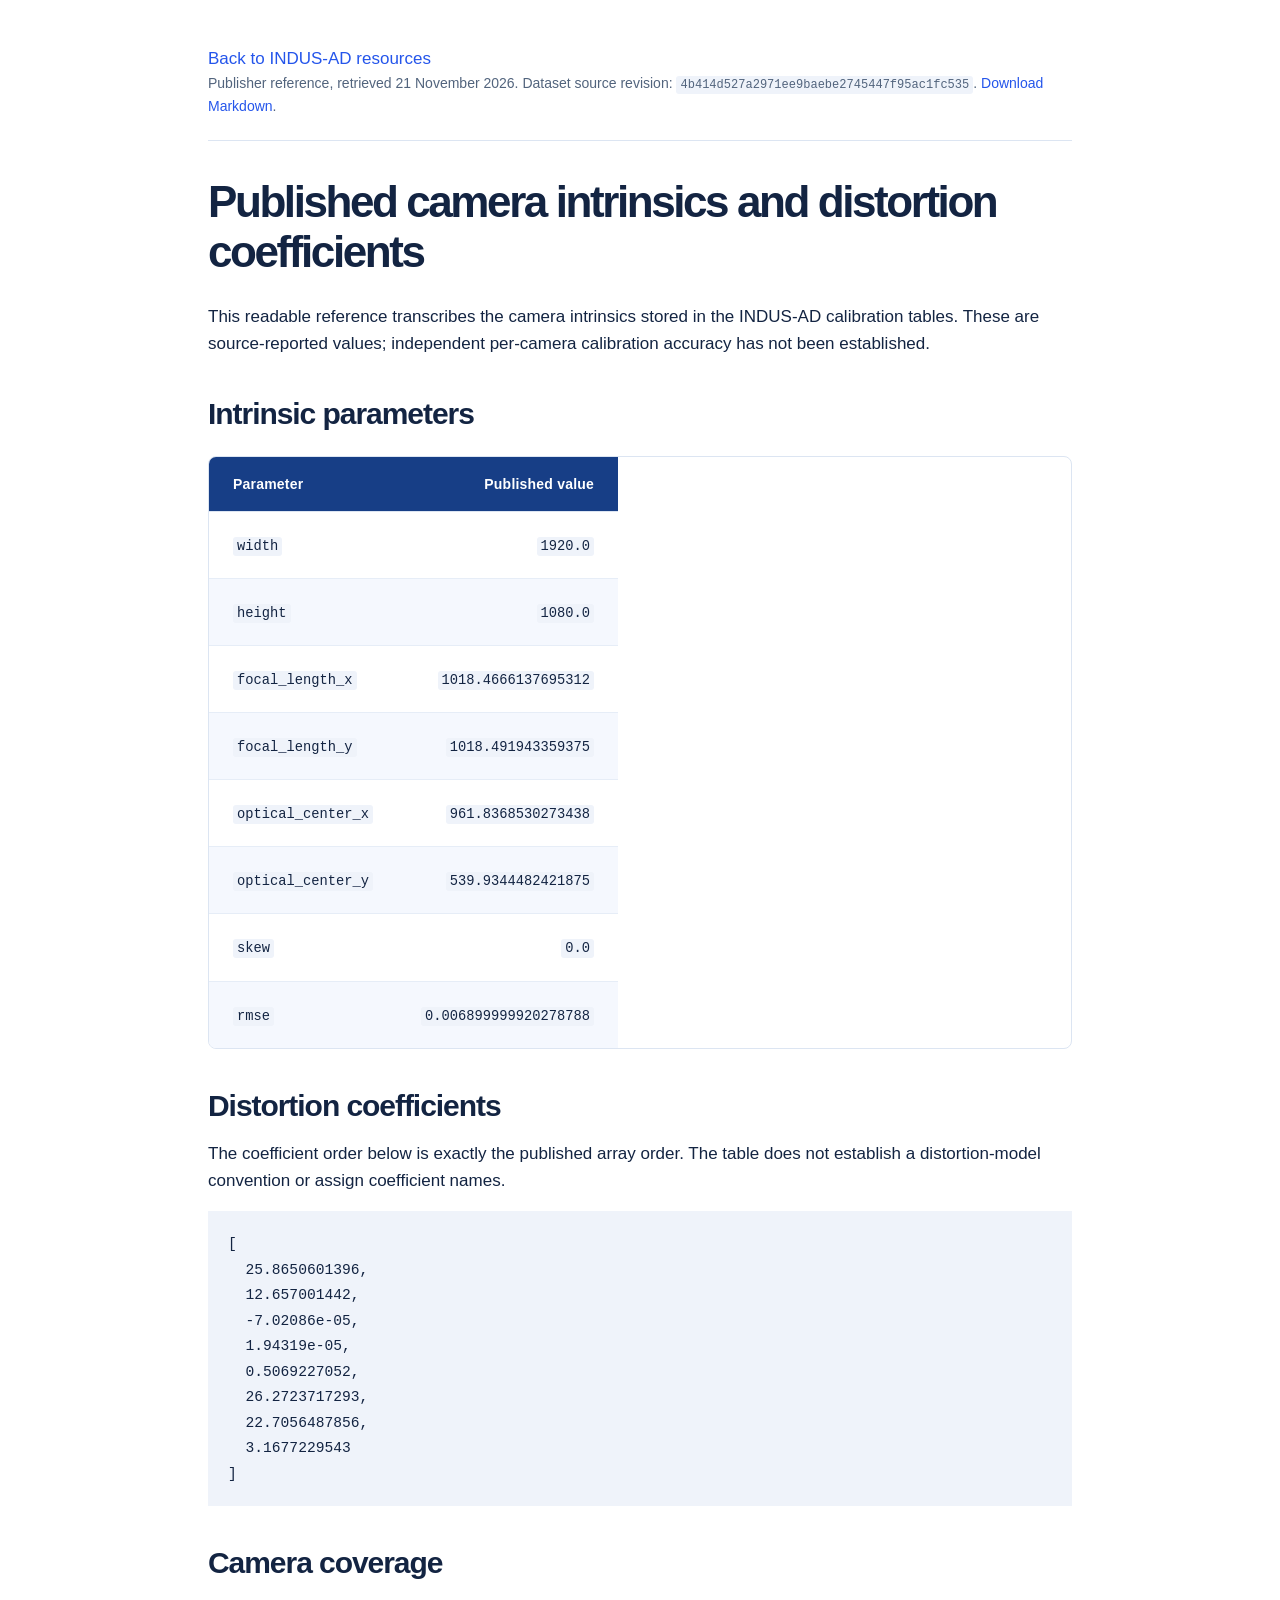
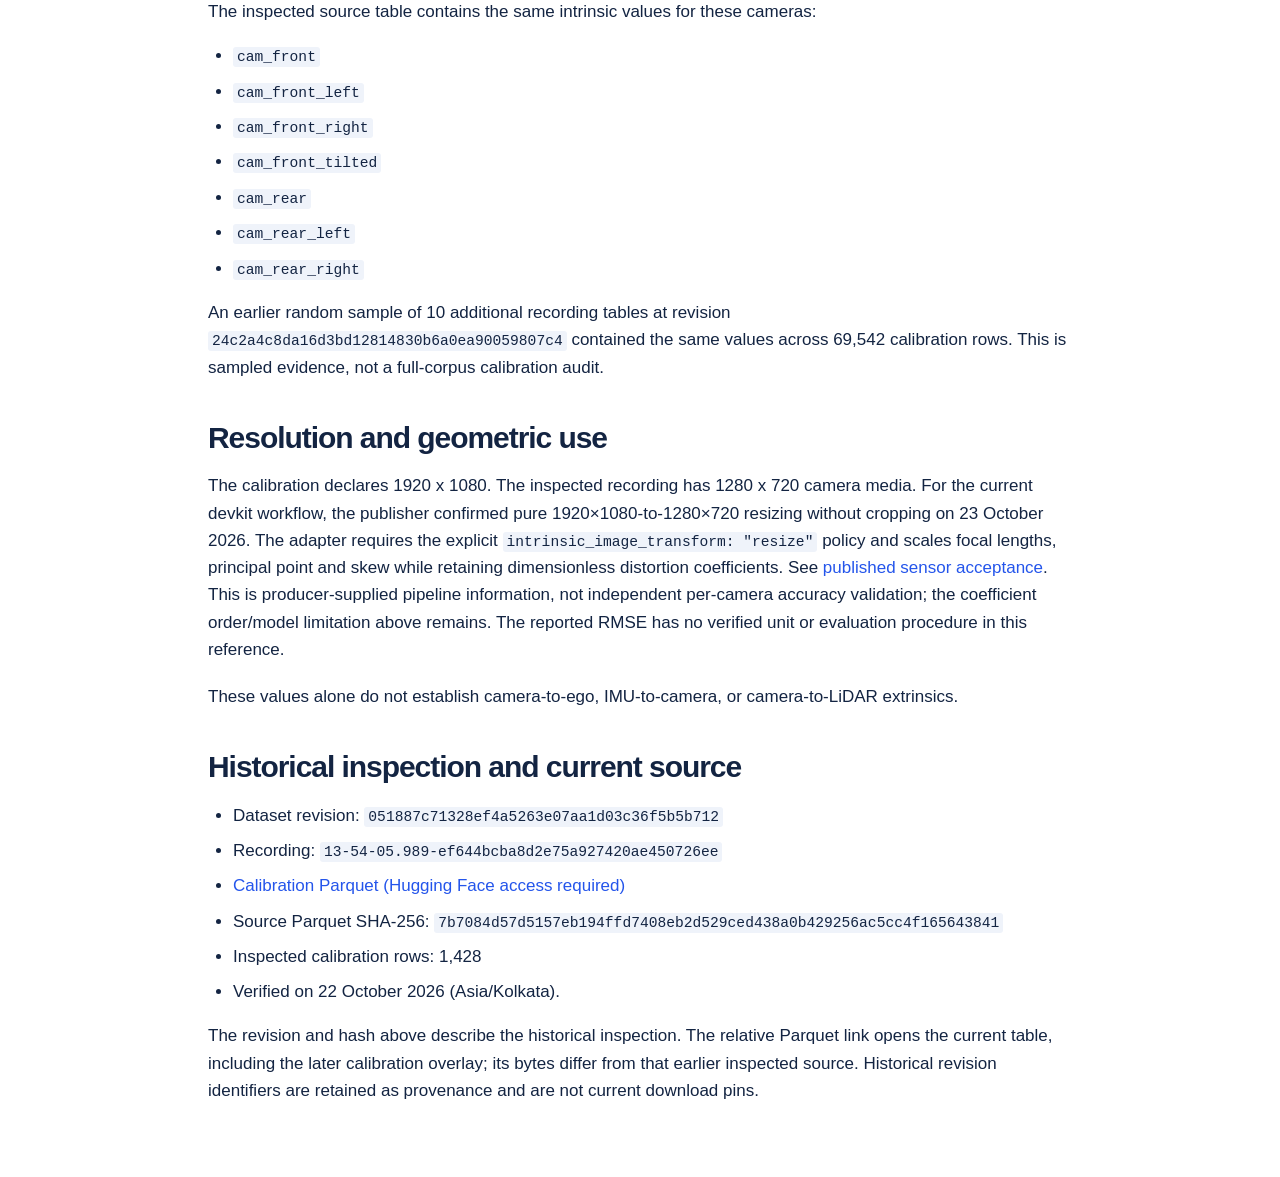
<file: collateral/CAMERA_INTRINSICS.html>
<!doctype html><html lang="en"><head><meta charset="utf-8"><meta name="viewport" content="width=device-width,initial-scale=1"><title>Published camera intrinsics and distortion coefficients — INDUS-AD</title><link rel="stylesheet" href="../styles.css"></head><body><main class="doc-page"><a href="../index.html#resources">Back to INDUS-AD resources</a><p class="doc-source">Publisher reference, retrieved 21 November 2026. Dataset source revision: <code>4b414d527a2971ee9baebe2745447f95ac1fc535</code>. <a href="CAMERA_INTRINSICS.md">Download Markdown</a>.</p><h1 id="published-camera-intrinsics-and-distortion-coefficients">Published camera intrinsics and distortion coefficients</h1>
<p>This readable reference transcribes the camera intrinsics stored in the INDUS-AD calibration tables. These are source-reported values; independent per-camera calibration accuracy has not been established.</p>
<h2 id="intrinsic-parameters">Intrinsic parameters</h2>
<table>
<thead>
<tr>
<th>Parameter</th>
<th style="text-align: right;">Published value</th>
</tr>
</thead>
<tbody>
<tr>
<td><code>width</code></td>
<td style="text-align: right;"><code>1920.0</code></td>
</tr>
<tr>
<td><code>height</code></td>
<td style="text-align: right;"><code>1080.0</code></td>
</tr>
<tr>
<td><code>focal_length_x</code></td>
<td style="text-align: right;"><code>1018.4666137695312</code></td>
</tr>
<tr>
<td><code>focal_length_y</code></td>
<td style="text-align: right;"><code>1018.491943359375</code></td>
</tr>
<tr>
<td><code>optical_center_x</code></td>
<td style="text-align: right;"><code>961.8368530273438</code></td>
</tr>
<tr>
<td><code>optical_center_y</code></td>
<td style="text-align: right;"><code>539.9344482421875</code></td>
</tr>
<tr>
<td><code>skew</code></td>
<td style="text-align: right;"><code>0.0</code></td>
</tr>
<tr>
<td><code>rmse</code></td>
<td style="text-align: right;"><code>0.006899999920278788</code></td>
</tr>
</tbody>
</table>
<h2 id="distortion-coefficients">Distortion coefficients</h2>
<p>The coefficient order below is exactly the published array order. The table does not establish a distortion-model convention or assign coefficient names.</p>
<pre><code class="language-json">[
  25.8650601396,
  12.657001442,
  -7.02086e-05,
  1.94319e-05,
  0.5069227052,
  26.2723717293,
  22.7056487856,
  3.1677229543
]
</code></pre>
<h2 id="camera-coverage">Camera coverage</h2>
<p>The inspected source table contains the same intrinsic values for these cameras:</p>
<ul>
<li><code>cam_front</code></li>
<li><code>cam_front_left</code></li>
<li><code>cam_front_right</code></li>
<li><code>cam_front_tilted</code></li>
<li><code>cam_rear</code></li>
<li><code>cam_rear_left</code></li>
<li><code>cam_rear_right</code></li>
</ul>
<p>An earlier random sample of 10 additional recording tables at revision <code>24c2a4c8da16d3bd12814830b6a0ea90059807c4</code> contained the same values across 69,542 calibration rows. This is sampled evidence, not a full-corpus calibration audit.</p>
<h2 id="resolution-and-geometric-use">Resolution and geometric use</h2>
<p>The calibration declares 1920 x 1080. The inspected recording has 1280 x 720 camera media. For the current devkit workflow, the publisher confirmed pure 1920×1080-to-1280×720 resizing without cropping on 23 October 2026. The adapter requires the explicit <code>intrinsic_image_transform: "resize"</code> policy and scales focal lengths, principal point and skew while retaining dimensionless distortion coefficients. See <a href="https://github.com/gagandeepreehal/indus-ad-devkit/blob/016ac6a9a38da70e1dc4d2251517f3af963f4551/docs/published-sensor-acceptance.md">published sensor acceptance</a>. This is producer-supplied pipeline information, not independent per-camera accuracy validation; the coefficient order/model limitation above remains. The reported RMSE has no verified unit or evaluation procedure in this reference.</p>
<p>These values alone do not establish camera-to-ego, IMU-to-camera, or camera-to-LiDAR extrinsics.</p>
<h2 id="historical-inspection-and-current-source">Historical inspection and current source</h2>
<ul>
<li>Dataset revision: <code>051887c71328ef4a5263e07aa1d03c36f5b5b712</code></li>
<li>Recording: <code>13-54-05.989-ef644bcba8d2e75a927420ae450726ee</code></li>
<li><a href="https://huggingface.co/datasets/gagandeepreehal/indus-ad/blob/4b414d527a2971ee9baebe2745447f95ac1fc535/data/tables/calibrations/bucket=55/part-13-54-05.989-ef644bcba8d2e75a927420ae450726ee.parquet">Calibration Parquet (Hugging Face access required)</a></li>
<li>Source Parquet SHA-256: <code>7b7084d57d5157eb194ffd7408eb2d529ced438a0b429256ac5cc4f165643841</code></li>
<li>Inspected calibration rows: 1,428</li>
<li>Verified on 22 October 2026 (Asia/Kolkata).</li>
</ul>
<p>The revision and hash above describe the historical inspection. The relative Parquet link opens the current table, including the later calibration overlay; its bytes differ from that earlier inspected source. Historical revision identifiers are retained as provenance and are not current download pins.</p></main></body></html>
</file>
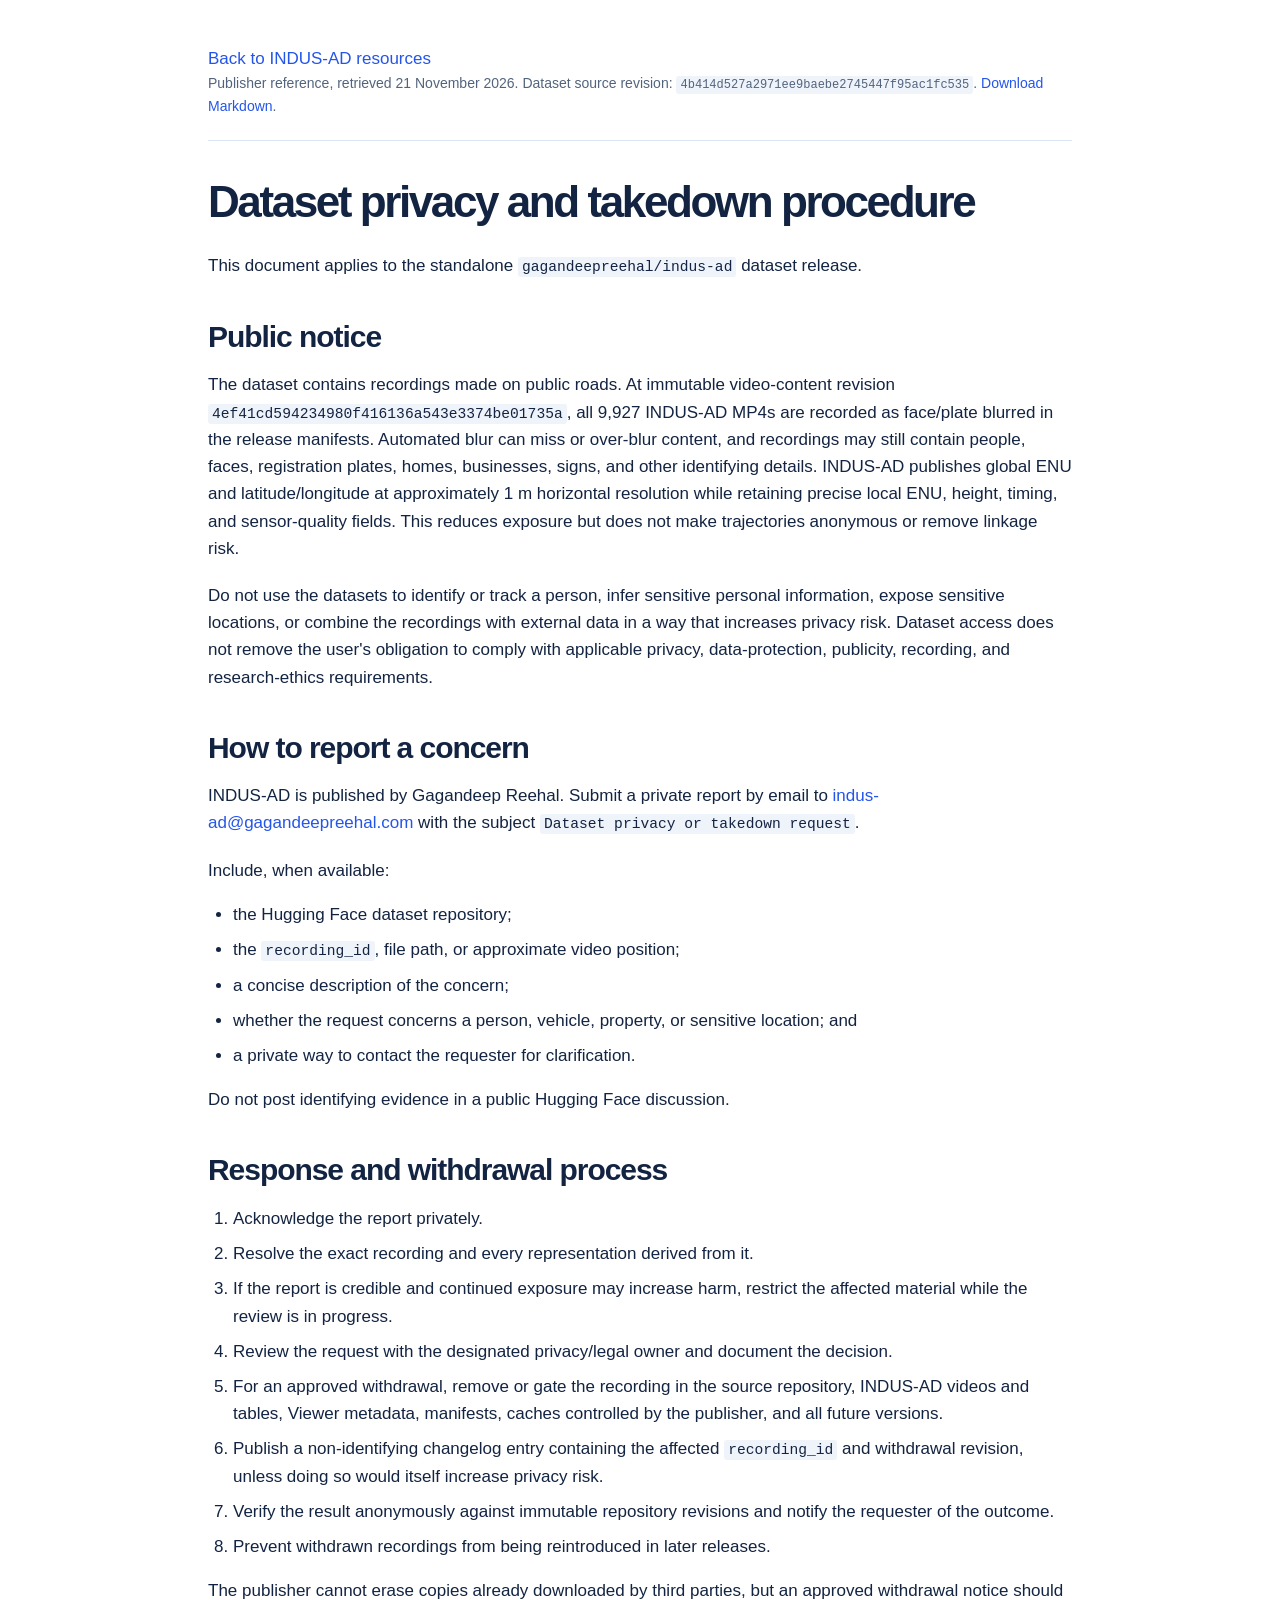
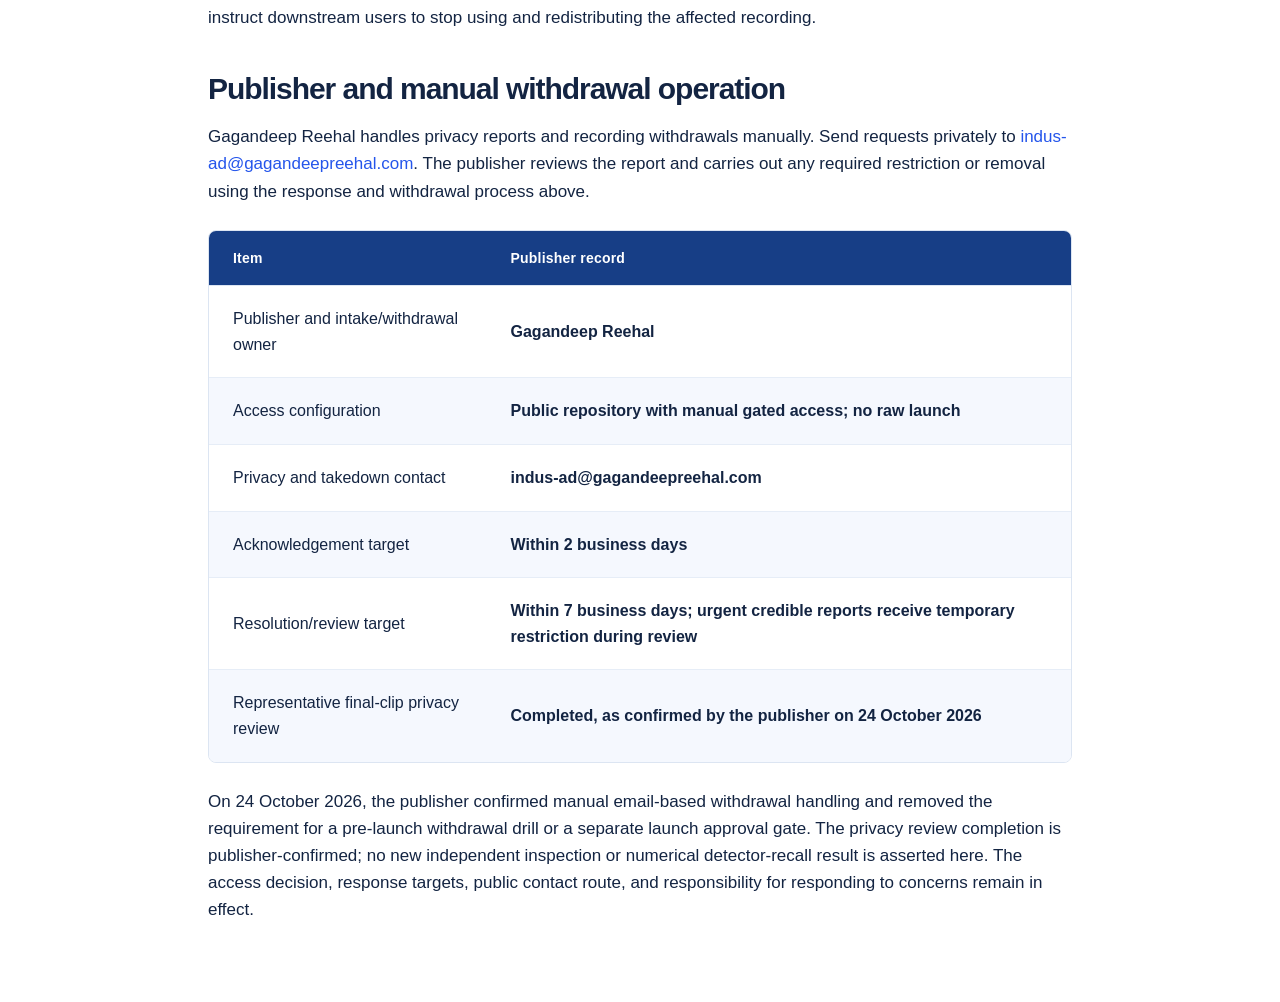
<file: collateral/DATASET_PRIVACY_AND_TAKEDOWN.html>
<!doctype html><html lang="en"><head><meta charset="utf-8"><meta name="viewport" content="width=device-width,initial-scale=1"><title>Dataset privacy and takedown procedure — INDUS-AD</title><link rel="stylesheet" href="../styles.css"></head><body><main class="doc-page"><a href="../index.html#resources">Back to INDUS-AD resources</a><p class="doc-source">Publisher reference, retrieved 21 November 2026. Dataset source revision: <code>4b414d527a2971ee9baebe2745447f95ac1fc535</code>. <a href="DATASET_PRIVACY_AND_TAKEDOWN.md">Download Markdown</a>.</p><h1 id="dataset-privacy-and-takedown-procedure">Dataset privacy and takedown procedure</h1>
<p>This document applies to the standalone <code>gagandeepreehal/indus-ad</code> dataset release.</p>
<h2 id="public-notice">Public notice</h2>
<p>The dataset contains recordings made on public roads. At immutable video-content revision <code>4ef41cd594234980f416136a543e3374be01735a</code>, all 9,927 INDUS-AD MP4s are recorded as face/plate blurred in the release manifests. Automated blur can miss or over-blur content, and recordings may still contain people, faces, registration plates, homes, businesses, signs, and other identifying details. INDUS-AD publishes global ENU and latitude/longitude at approximately 1 m horizontal resolution while retaining precise local ENU, height, timing, and sensor-quality fields. This reduces exposure but does not make trajectories anonymous or remove linkage risk.</p>
<p>Do not use the datasets to identify or track a person, infer sensitive personal information, expose sensitive locations, or combine the recordings with external data in a way that increases privacy risk. Dataset access does not remove the user's obligation to comply with applicable privacy, data-protection, publicity, recording, and research-ethics requirements.</p>
<h2 id="how-to-report-a-concern">How to report a concern</h2>
<p>INDUS-AD is published by Gagandeep Reehal. Submit a private report by email to <a href="mailto:indus-ad@gagandeepreehal.com">indus-ad@gagandeepreehal.com</a> with the subject <code>Dataset privacy or takedown request</code>.</p>
<p>Include, when available:</p>
<ul>
<li>the Hugging Face dataset repository;</li>
<li>the <code>recording_id</code>, file path, or approximate video position;</li>
<li>a concise description of the concern;</li>
<li>whether the request concerns a person, vehicle, property, or sensitive location; and</li>
<li>a private way to contact the requester for clarification.</li>
</ul>
<p>Do not post identifying evidence in a public Hugging Face discussion.</p>
<h2 id="response-and-withdrawal-process">Response and withdrawal process</h2>
<ol>
<li>Acknowledge the report privately.</li>
<li>Resolve the exact recording and every representation derived from it.</li>
<li>If the report is credible and continued exposure may increase harm, restrict the affected material while the review is in progress.</li>
<li>Review the request with the designated privacy/legal owner and document the decision.</li>
<li>For an approved withdrawal, remove or gate the recording in the source repository, INDUS-AD videos and tables, Viewer metadata, manifests, caches controlled by the publisher, and all future versions.</li>
<li>Publish a non-identifying changelog entry containing the affected <code>recording_id</code> and withdrawal revision, unless doing so would itself increase privacy risk.</li>
<li>Verify the result anonymously against immutable repository revisions and notify the requester of the outcome.</li>
<li>Prevent withdrawn recordings from being reintroduced in later releases.</li>
</ol>
<p>The publisher cannot erase copies already downloaded by third parties, but an approved withdrawal notice should instruct downstream users to stop using and redistributing the affected recording.</p>
<h2 id="publisher-and-manual-withdrawal-operation">Publisher and manual withdrawal operation</h2>
<p>Gagandeep Reehal handles privacy reports and recording withdrawals manually.
Send requests privately to <a href="mailto:indus-ad@gagandeepreehal.com">indus-ad@gagandeepreehal.com</a>.
The publisher reviews the report and carries out any required restriction or removal
using the response and withdrawal process above.</p>
<table>
<thead>
<tr>
<th>Item</th>
<th>Publisher record</th>
</tr>
</thead>
<tbody>
<tr>
<td>Publisher and intake/withdrawal owner</td>
<td><strong>Gagandeep Reehal</strong></td>
</tr>
<tr>
<td>Access configuration</td>
<td><strong>Public repository with manual gated access; no raw launch</strong></td>
</tr>
<tr>
<td>Privacy and takedown contact</td>
<td><strong>indus-ad@gagandeepreehal.com</strong></td>
</tr>
<tr>
<td>Acknowledgement target</td>
<td><strong>Within 2 business days</strong></td>
</tr>
<tr>
<td>Resolution/review target</td>
<td><strong>Within 7 business days; urgent credible reports receive temporary restriction during review</strong></td>
</tr>
<tr>
<td>Representative final-clip privacy review</td>
<td><strong>Completed, as confirmed by the publisher on 24 October 2026</strong></td>
</tr>
</tbody>
</table>
<p>On 24 October 2026, the publisher confirmed manual email-based withdrawal handling
and removed the requirement for a pre-launch withdrawal drill or a separate launch
approval gate. The privacy review completion is publisher-confirmed; no new
independent inspection or numerical detector-recall result is asserted here.
The access decision, response targets, public contact route, and responsibility
for responding to concerns remain in effect.</p>
</main></body></html>
</file>
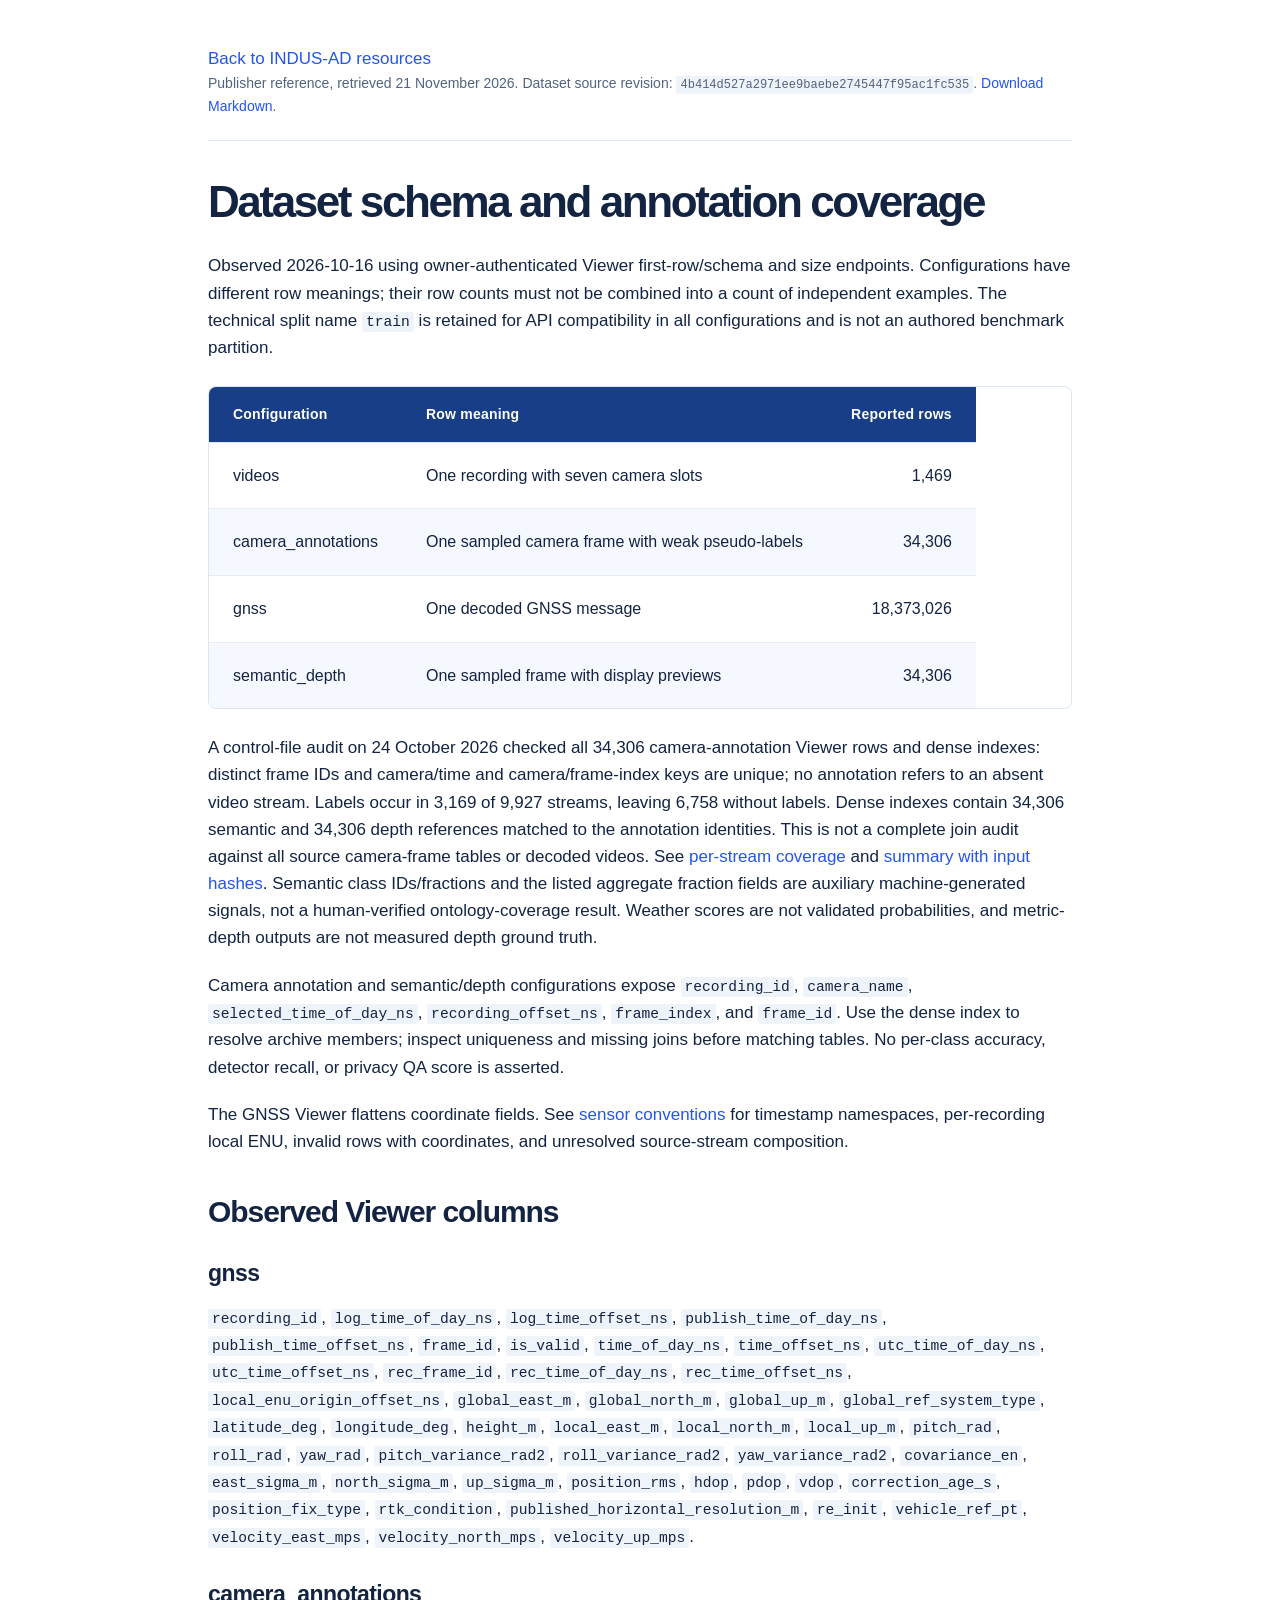
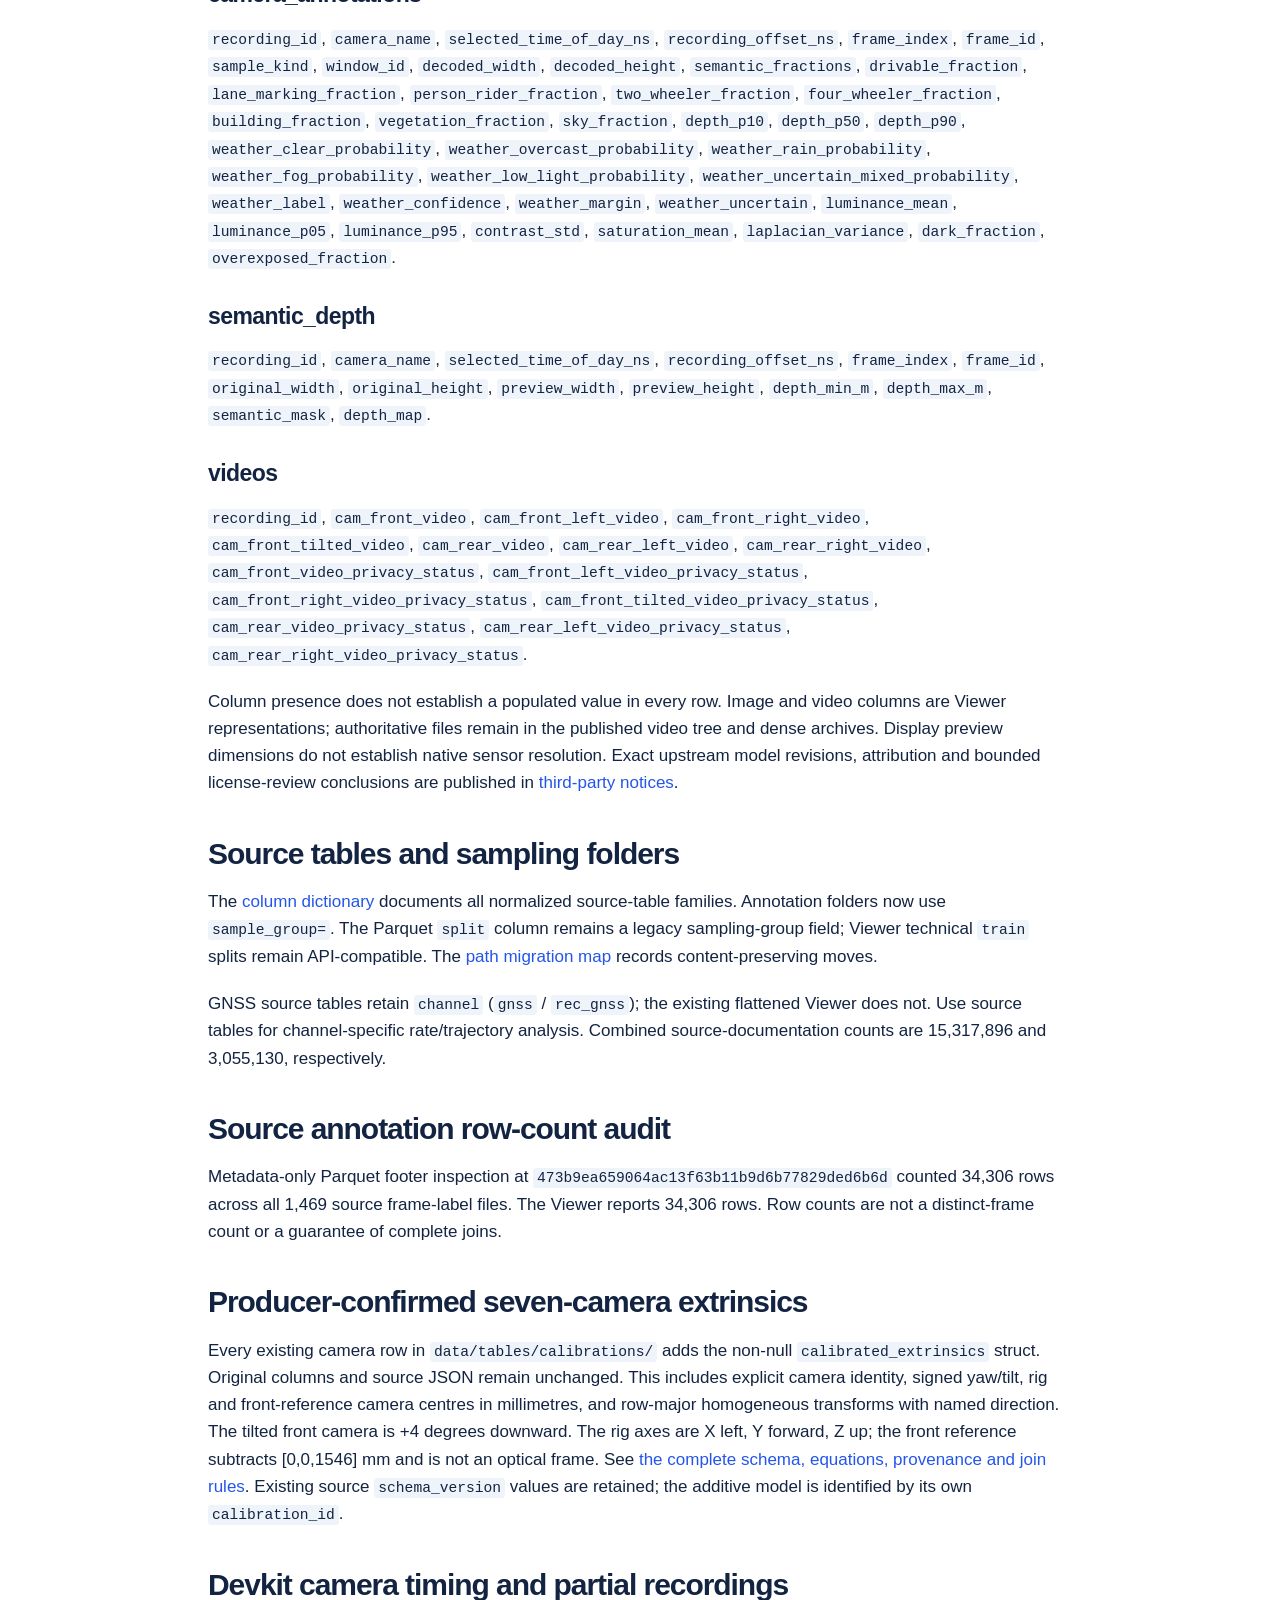
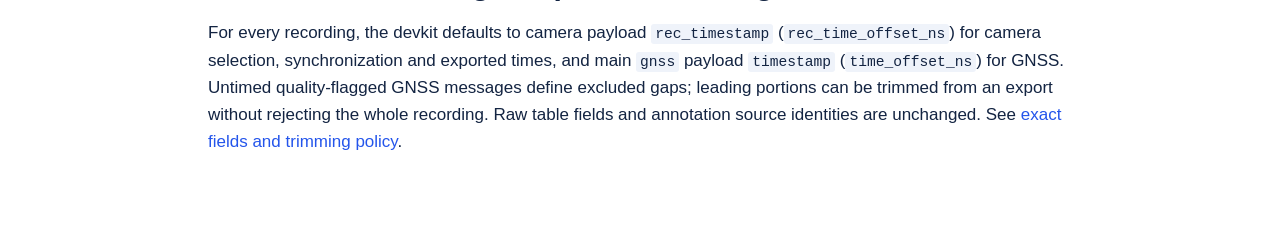
<file: collateral/DATASET_SCHEMA.html>
<!doctype html><html lang="en"><head><meta charset="utf-8"><meta name="viewport" content="width=device-width,initial-scale=1"><title>Dataset schema and annotation coverage — INDUS-AD</title><link rel="stylesheet" href="../styles.css"></head><body><main class="doc-page"><a href="../index.html#resources">Back to INDUS-AD resources</a><p class="doc-source">Publisher reference, retrieved 21 November 2026. Dataset source revision: <code>4b414d527a2971ee9baebe2745447f95ac1fc535</code>. <a href="DATASET_SCHEMA.md">Download Markdown</a>.</p><h1 id="dataset-schema-and-annotation-coverage">Dataset schema and annotation coverage</h1>
<p>Observed 2026-10-16 using owner-authenticated Viewer first-row/schema and size endpoints. Configurations have different row meanings; their row counts must not be combined into a count of independent examples. The technical split name <code>train</code> is retained for API compatibility in all configurations and is not an authored benchmark partition.</p>
<table>
<thead>
<tr>
<th>Configuration</th>
<th>Row meaning</th>
<th style="text-align: right;">Reported rows</th>
</tr>
</thead>
<tbody>
<tr>
<td>videos</td>
<td>One recording with seven camera slots</td>
<td style="text-align: right;">1,469</td>
</tr>
<tr>
<td>camera_annotations</td>
<td>One sampled camera frame with weak pseudo-labels</td>
<td style="text-align: right;">34,306</td>
</tr>
<tr>
<td>gnss</td>
<td>One decoded GNSS message</td>
<td style="text-align: right;">18,373,026</td>
</tr>
<tr>
<td>semantic_depth</td>
<td>One sampled frame with display previews</td>
<td style="text-align: right;">34,306</td>
</tr>
</tbody>
</table>
<p>A control-file audit on 24 October 2026 checked all 34,306 camera-annotation Viewer rows and dense indexes: distinct frame IDs and camera/time and camera/frame-index keys are unique; no annotation refers to an absent video stream. Labels occur in 3,169 of 9,927 streams, leaving 6,758 without labels. Dense indexes contain 34,306 semantic and 34,306 depth references matched to the annotation identities. This is not a complete join audit against all source camera-frame tables or decoded videos. See <a href="annotation-coverage.csv">per-stream coverage</a> and <a href="annotation-coverage.json">summary with input hashes</a>. Semantic class IDs/fractions and the listed aggregate fraction fields are auxiliary machine-generated signals, not a human-verified ontology-coverage result. Weather scores are not validated probabilities, and metric-depth outputs are not measured depth ground truth.</p>
<p>Camera annotation and semantic/depth configurations expose <code>recording_id</code>, <code>camera_name</code>, <code>selected_time_of_day_ns</code>, <code>recording_offset_ns</code>, <code>frame_index</code>, and <code>frame_id</code>. Use the dense index to resolve archive members; inspect uniqueness and missing joins before matching tables. No per-class accuracy, detector recall, or privacy QA score is asserted.</p>
<p>The GNSS Viewer flattens coordinate fields. See <a href="SENSOR_AND_TIMING_CONVENTIONS.html">sensor conventions</a> for timestamp namespaces, per-recording local ENU, invalid rows with coordinates, and unresolved source-stream composition.</p>
<h2 id="observed-viewer-columns">Observed Viewer columns</h2>
<h3 id="gnss">gnss</h3>
<p><code>recording_id</code>, <code>log_time_of_day_ns</code>, <code>log_time_offset_ns</code>, <code>publish_time_of_day_ns</code>, <code>publish_time_offset_ns</code>, <code>frame_id</code>, <code>is_valid</code>, <code>time_of_day_ns</code>, <code>time_offset_ns</code>, <code>utc_time_of_day_ns</code>, <code>utc_time_offset_ns</code>, <code>rec_frame_id</code>, <code>rec_time_of_day_ns</code>, <code>rec_time_offset_ns</code>, <code>local_enu_origin_offset_ns</code>, <code>global_east_m</code>, <code>global_north_m</code>, <code>global_up_m</code>, <code>global_ref_system_type</code>, <code>latitude_deg</code>, <code>longitude_deg</code>, <code>height_m</code>, <code>local_east_m</code>, <code>local_north_m</code>, <code>local_up_m</code>, <code>pitch_rad</code>, <code>roll_rad</code>, <code>yaw_rad</code>, <code>pitch_variance_rad2</code>, <code>roll_variance_rad2</code>, <code>yaw_variance_rad2</code>, <code>covariance_en</code>, <code>east_sigma_m</code>, <code>north_sigma_m</code>, <code>up_sigma_m</code>, <code>position_rms</code>, <code>hdop</code>, <code>pdop</code>, <code>vdop</code>, <code>correction_age_s</code>, <code>position_fix_type</code>, <code>rtk_condition</code>, <code>published_horizontal_resolution_m</code>, <code>re_init</code>, <code>vehicle_ref_pt</code>, <code>velocity_east_mps</code>, <code>velocity_north_mps</code>, <code>velocity_up_mps</code>.</p>
<h3 id="camera_annotations">camera_annotations</h3>
<p><code>recording_id</code>, <code>camera_name</code>, <code>selected_time_of_day_ns</code>, <code>recording_offset_ns</code>, <code>frame_index</code>, <code>frame_id</code>, <code>sample_kind</code>, <code>window_id</code>, <code>decoded_width</code>, <code>decoded_height</code>, <code>semantic_fractions</code>, <code>drivable_fraction</code>, <code>lane_marking_fraction</code>, <code>person_rider_fraction</code>, <code>two_wheeler_fraction</code>, <code>four_wheeler_fraction</code>, <code>building_fraction</code>, <code>vegetation_fraction</code>, <code>sky_fraction</code>, <code>depth_p10</code>, <code>depth_p50</code>, <code>depth_p90</code>, <code>weather_clear_probability</code>, <code>weather_overcast_probability</code>, <code>weather_rain_probability</code>, <code>weather_fog_probability</code>, <code>weather_low_light_probability</code>, <code>weather_uncertain_mixed_probability</code>, <code>weather_label</code>, <code>weather_confidence</code>, <code>weather_margin</code>, <code>weather_uncertain</code>, <code>luminance_mean</code>, <code>luminance_p05</code>, <code>luminance_p95</code>, <code>contrast_std</code>, <code>saturation_mean</code>, <code>laplacian_variance</code>, <code>dark_fraction</code>, <code>overexposed_fraction</code>.</p>
<h3 id="semantic_depth">semantic_depth</h3>
<p><code>recording_id</code>, <code>camera_name</code>, <code>selected_time_of_day_ns</code>, <code>recording_offset_ns</code>, <code>frame_index</code>, <code>frame_id</code>, <code>original_width</code>, <code>original_height</code>, <code>preview_width</code>, <code>preview_height</code>, <code>depth_min_m</code>, <code>depth_max_m</code>, <code>semantic_mask</code>, <code>depth_map</code>.</p>
<h3 id="videos">videos</h3>
<p><code>recording_id</code>, <code>cam_front_video</code>, <code>cam_front_left_video</code>, <code>cam_front_right_video</code>, <code>cam_front_tilted_video</code>, <code>cam_rear_video</code>, <code>cam_rear_left_video</code>, <code>cam_rear_right_video</code>, <code>cam_front_video_privacy_status</code>, <code>cam_front_left_video_privacy_status</code>, <code>cam_front_right_video_privacy_status</code>, <code>cam_front_tilted_video_privacy_status</code>, <code>cam_rear_video_privacy_status</code>, <code>cam_rear_left_video_privacy_status</code>, <code>cam_rear_right_video_privacy_status</code>.</p>
<p>Column presence does not establish a populated value in every row. Image and video columns are Viewer representations; authoritative files remain in the published video tree and dense archives. Display preview dimensions do not establish native sensor resolution. Exact upstream model revisions, attribution and bounded license-review conclusions are published in <a href="THIRD_PARTY_NOTICES.html">third-party notices</a>.</p>
<h2 id="source-tables-and-sampling-folders">Source tables and sampling folders</h2>
<p>The <a href="TABLE_COLUMN_DICTIONARY.html">column dictionary</a> documents all normalized source-table families. Annotation folders now use <code>sample_group=</code>. The Parquet <code>split</code> column remains a legacy sampling-group field; Viewer technical <code>train</code> splits remain API-compatible. The <a href="sample-group-path-migration.json">path migration map</a> records content-preserving moves.</p>
<p>GNSS source tables retain <code>channel</code> (<code>gnss</code> / <code>rec_gnss</code>); the existing flattened Viewer does not. Use source tables for channel-specific rate/trajectory analysis. Combined source-documentation counts are 15,317,896 and 3,055,130, respectively.</p>
<h2 id="source-annotation-row-count-audit">Source annotation row-count audit</h2>
<p>Metadata-only Parquet footer inspection at <code>473b9ea659064ac13f63b11b9d6b77829ded6b6d</code> counted 34,306 rows across all 1,469 source frame-label files. The Viewer reports 34,306 rows. Row counts are not a distinct-frame count or a guarantee of complete joins.</p>
<h2 id="producer-confirmed-seven-camera-extrinsics">Producer-confirmed seven-camera extrinsics</h2>
<p>Every existing camera row in <code>data/tables/calibrations/</code> adds the non-null <code>calibrated_extrinsics</code> struct. Original columns and source JSON remain unchanged. This includes explicit camera identity, signed yaw/tilt, rig and front-reference camera centres in millimetres, and row-major homogeneous transforms with named direction. The tilted front camera is +4 degrees downward. The rig axes are X left, Y forward, Z up; the front reference subtracts [0,0,1546] mm and is not an optical frame. See <a href="CAMERA_EXTRINSICS.html">the complete schema, equations, provenance and join rules</a>. Existing source <code>schema_version</code> values are retained; the additive model is identified by its own <code>calibration_id</code>.</p>
<h2 id="devkit-camera-timing-and-partial-recordings">Devkit camera timing and partial recordings</h2>
<p>For every recording, the devkit defaults to camera payload <code>rec_timestamp</code> (<code>rec_time_offset_ns</code>) for camera selection, synchronization and exported times, and main <code>gnss</code> payload <code>timestamp</code> (<code>time_offset_ns</code>) for GNSS. Untimed quality-flagged GNSS messages define excluded gaps; leading portions can be trimmed from an export without rejecting the whole recording. Raw table fields and annotation source identities are unchanged. See <a href="DEVKIT_TIMING_POLICY.html">exact fields and trimming policy</a>.</p></main></body></html>
</file>
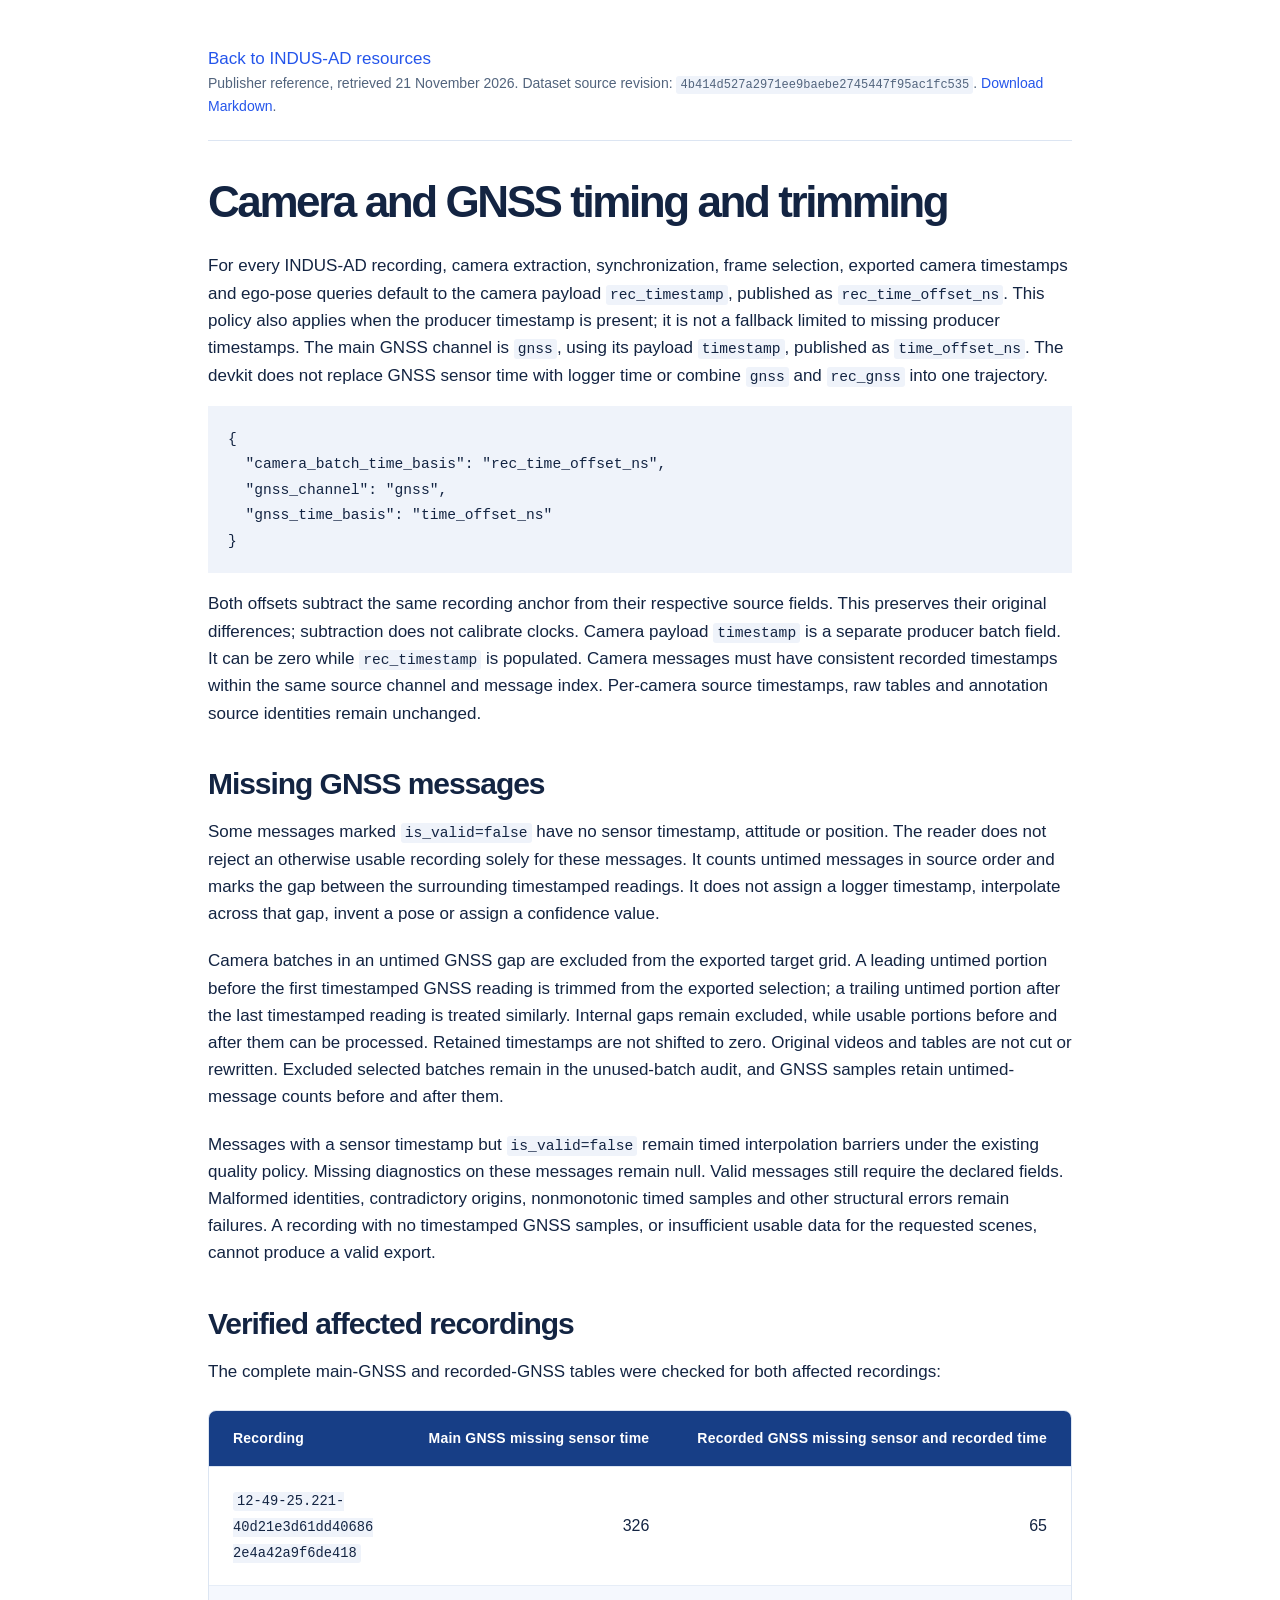
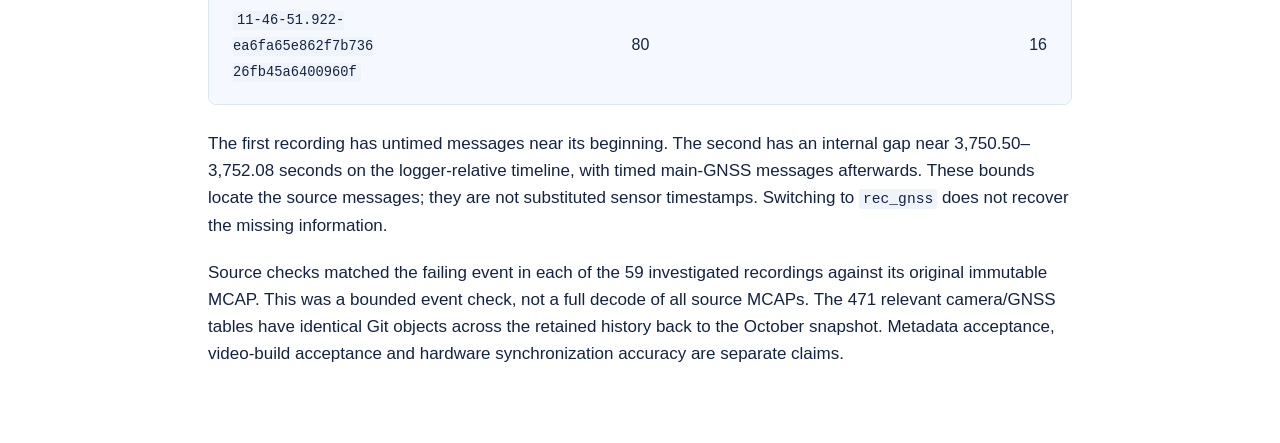
<file: collateral/DEVKIT_TIMING_POLICY.html>
<!doctype html><html lang="en"><head><meta charset="utf-8"><meta name="viewport" content="width=device-width,initial-scale=1"><title>Camera and GNSS timing and trimming — INDUS-AD</title><link rel="stylesheet" href="../styles.css"></head><body><main class="doc-page"><a href="../index.html#resources">Back to INDUS-AD resources</a><p class="doc-source">Publisher reference, retrieved 21 November 2026. Dataset source revision: <code>4b414d527a2971ee9baebe2745447f95ac1fc535</code>. <a href="DEVKIT_TIMING_POLICY.md">Download Markdown</a>.</p><h1 id="camera-and-gnss-timing-and-trimming">Camera and GNSS timing and trimming</h1>
<p>For every INDUS-AD recording, camera extraction, synchronization, frame selection, exported camera timestamps and ego-pose queries default to the camera payload <code>rec_timestamp</code>, published as <code>rec_time_offset_ns</code>. This policy also applies when the producer timestamp is present; it is not a fallback limited to missing producer timestamps. The main GNSS channel is <code>gnss</code>, using its payload <code>timestamp</code>, published as <code>time_offset_ns</code>. The devkit does not replace GNSS sensor time with logger time or combine <code>gnss</code> and <code>rec_gnss</code> into one trajectory.</p>
<pre><code class="language-json">{
  &quot;camera_batch_time_basis&quot;: &quot;rec_time_offset_ns&quot;,
  &quot;gnss_channel&quot;: &quot;gnss&quot;,
  &quot;gnss_time_basis&quot;: &quot;time_offset_ns&quot;
}
</code></pre>
<p>Both offsets subtract the same recording anchor from their respective source fields. This preserves their original differences; subtraction does not calibrate clocks. Camera payload <code>timestamp</code> is a separate producer batch field. It can be zero while <code>rec_timestamp</code> is populated. Camera messages must have consistent recorded timestamps within the same source channel and message index. Per-camera source timestamps, raw tables and annotation source identities remain unchanged.</p>
<h2 id="missing-gnss-messages">Missing GNSS messages</h2>
<p>Some messages marked <code>is_valid=false</code> have no sensor timestamp, attitude or position. The reader does not reject an otherwise usable recording solely for these messages. It counts untimed messages in source order and marks the gap between the surrounding timestamped readings. It does not assign a logger timestamp, interpolate across that gap, invent a pose or assign a confidence value.</p>
<p>Camera batches in an untimed GNSS gap are excluded from the exported target grid. A leading untimed portion before the first timestamped GNSS reading is trimmed from the exported selection; a trailing untimed portion after the last timestamped reading is treated similarly. Internal gaps remain excluded, while usable portions before and after them can be processed. Retained timestamps are not shifted to zero. Original videos and tables are not cut or rewritten. Excluded selected batches remain in the unused-batch audit, and GNSS samples retain untimed-message counts before and after them.</p>
<p>Messages with a sensor timestamp but <code>is_valid=false</code> remain timed interpolation barriers under the existing quality policy. Missing diagnostics on these messages remain null. Valid messages still require the declared fields. Malformed identities, contradictory origins, nonmonotonic timed samples and other structural errors remain failures. A recording with no timestamped GNSS samples, or insufficient usable data for the requested scenes, cannot produce a valid export.</p>
<h2 id="verified-affected-recordings">Verified affected recordings</h2>
<p>The complete main-GNSS and recorded-GNSS tables were checked for both affected recordings:</p>
<table>
<thead>
<tr>
<th>Recording</th>
<th style="text-align: right;">Main GNSS missing sensor time</th>
<th style="text-align: right;">Recorded GNSS missing sensor and recorded time</th>
</tr>
</thead>
<tbody>
<tr>
<td><code>12-49-25.221-40d21e3d61dd406862e4a42a9f6de418</code></td>
<td style="text-align: right;">326</td>
<td style="text-align: right;">65</td>
</tr>
<tr>
<td><code>11-46-51.922-ea6fa65e862f7b73626fb45a6400960f</code></td>
<td style="text-align: right;">80</td>
<td style="text-align: right;">16</td>
</tr>
</tbody>
</table>
<p>The first recording has untimed messages near its beginning. The second has an internal gap near 3,750.50–3,752.08 seconds on the logger-relative timeline, with timed main-GNSS messages afterwards. These bounds locate the source messages; they are not substituted sensor timestamps. Switching to <code>rec_gnss</code> does not recover the missing information.</p>
<p>Source checks matched the failing event in each of the 59 investigated recordings against its original immutable MCAP. This was a bounded event check, not a full decode of all source MCAPs. The 471 relevant camera/GNSS tables have identical Git objects across the retained history back to the October snapshot. Metadata acceptance, video-build acceptance and hardware synchronization accuracy are separate claims.</p>
</main></body></html>
</file>
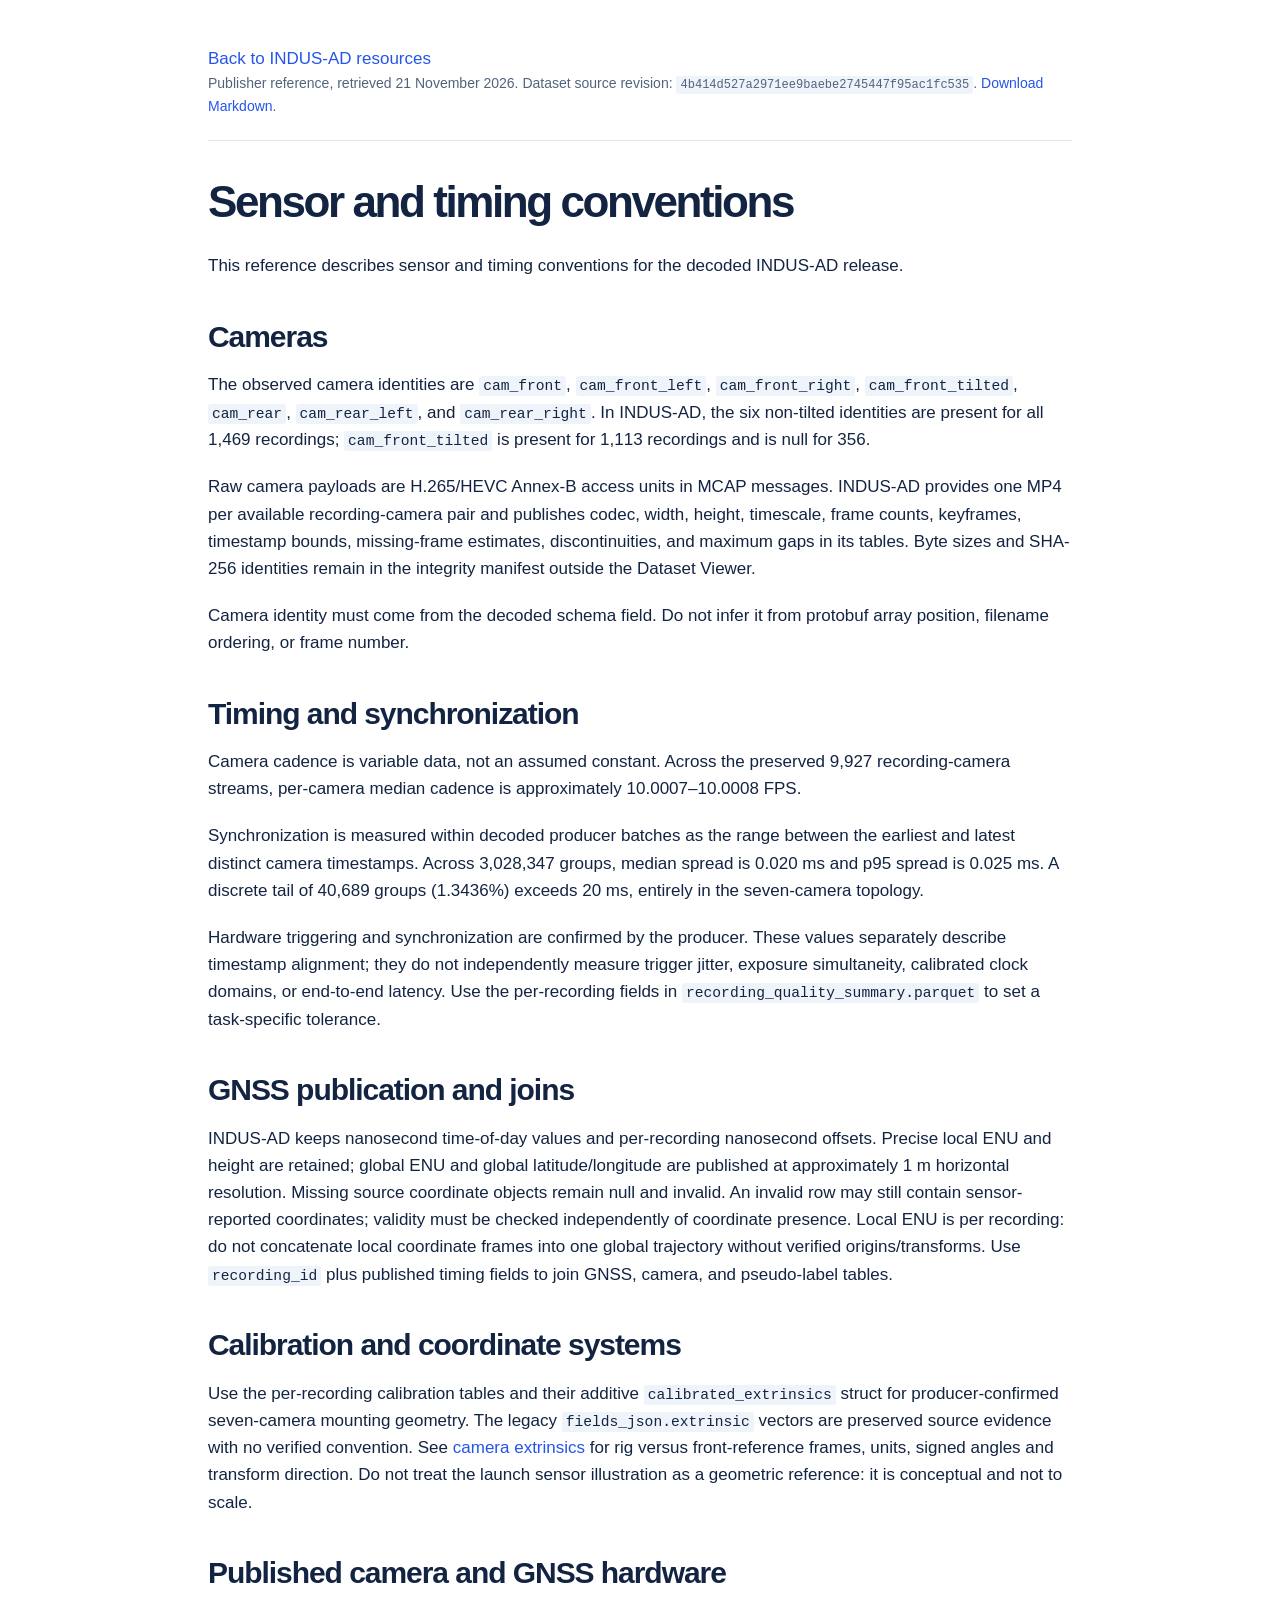
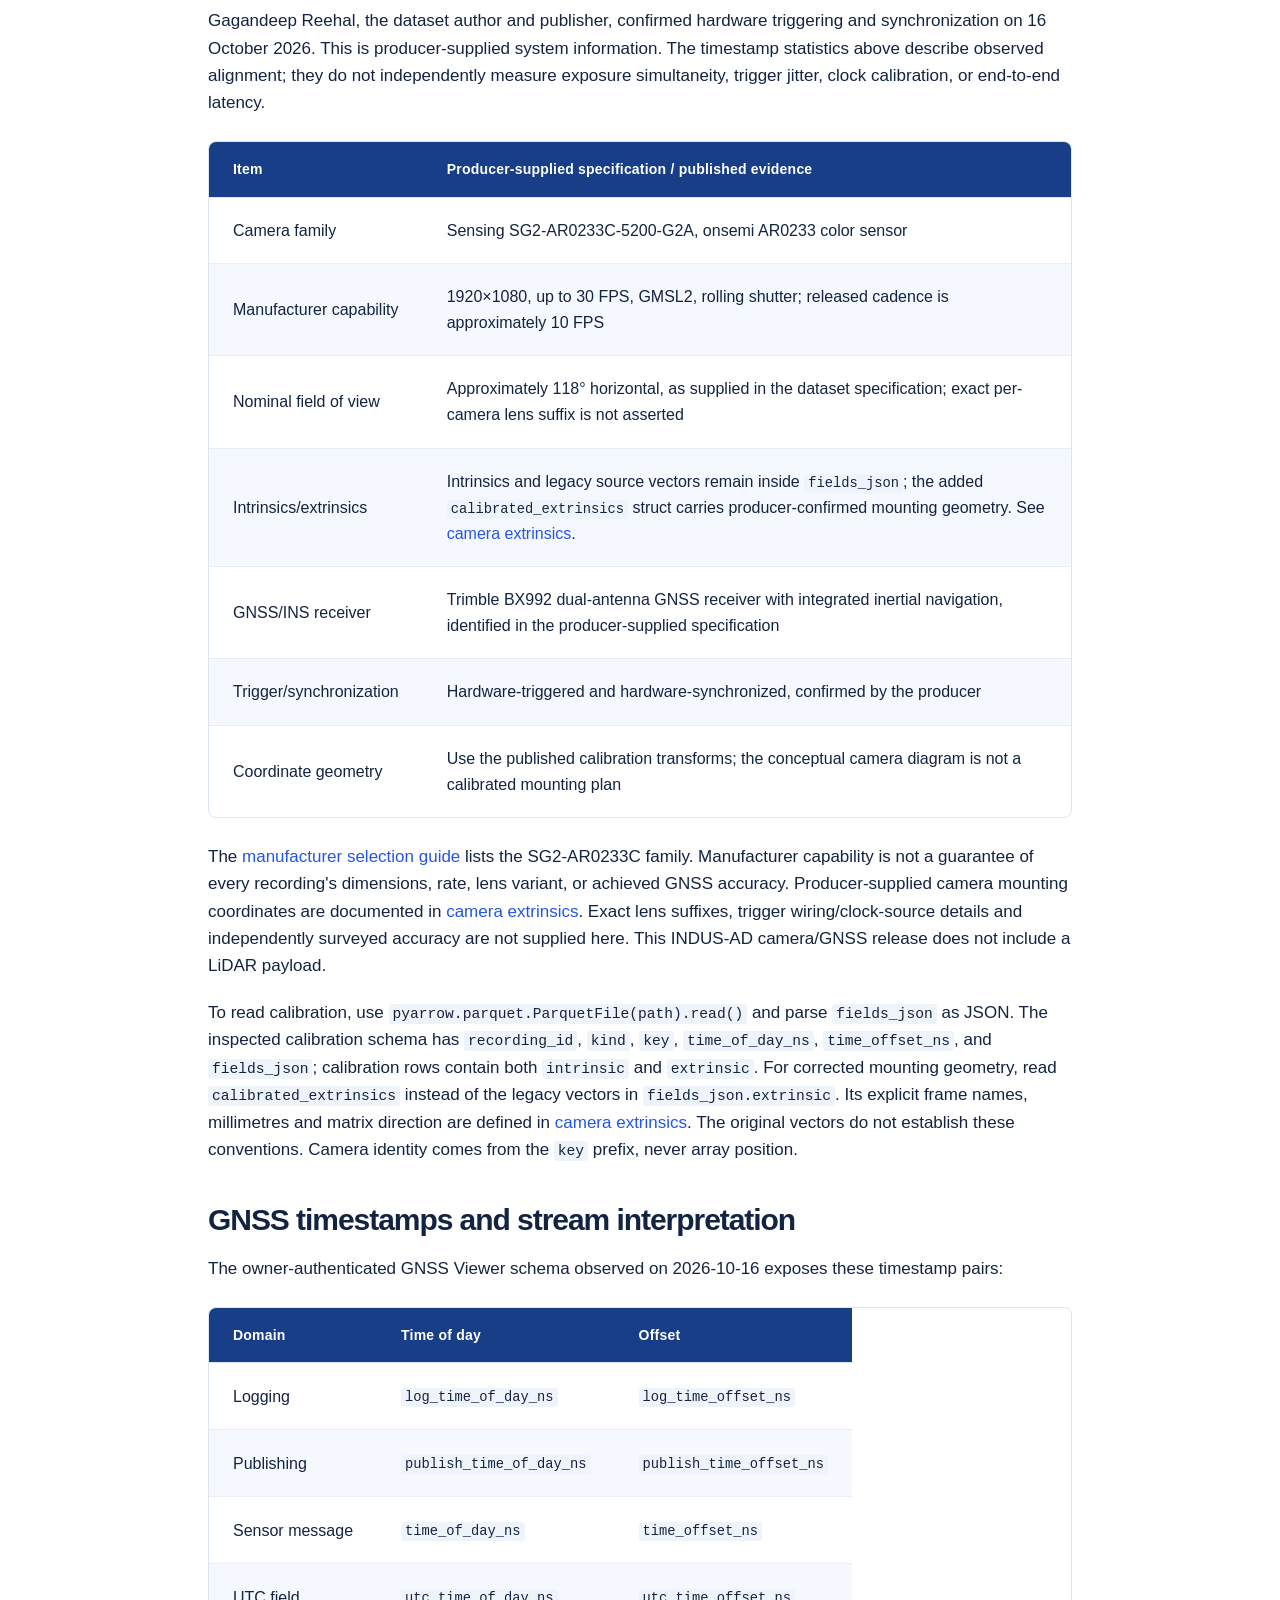
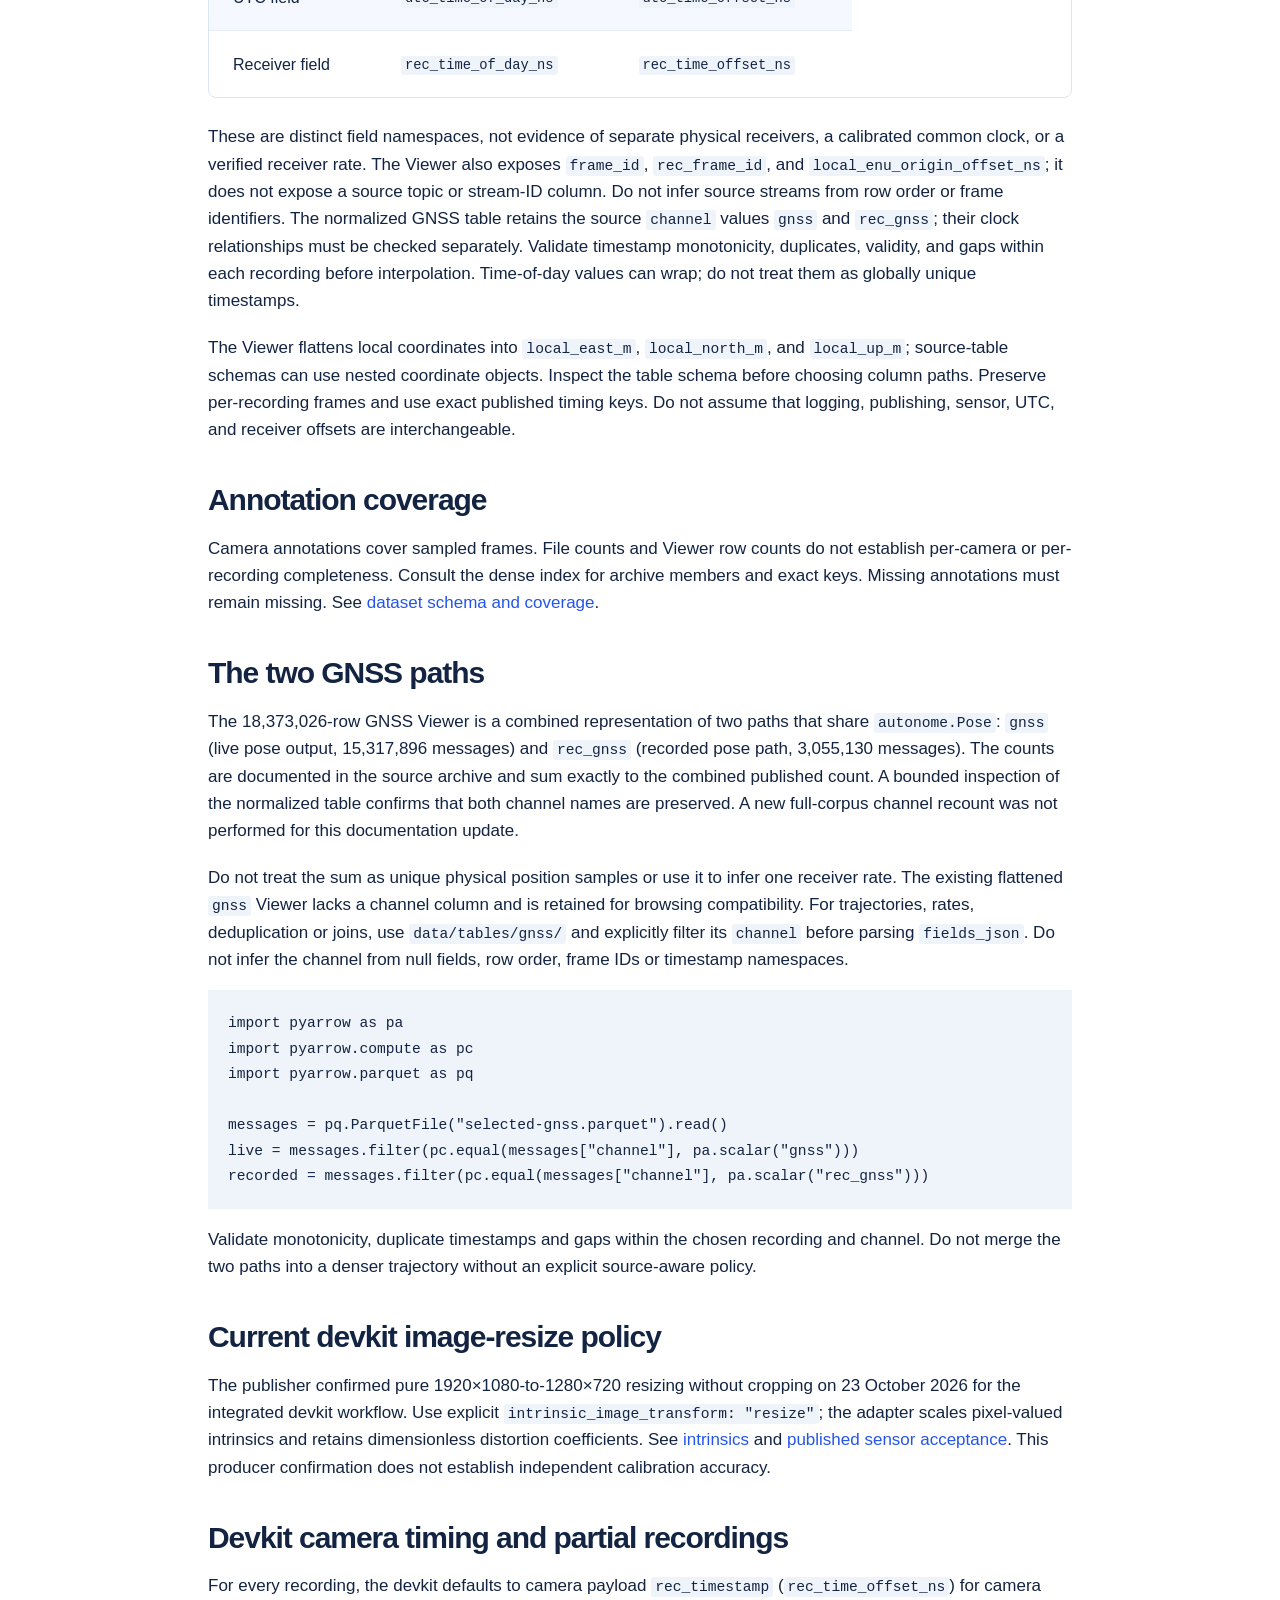
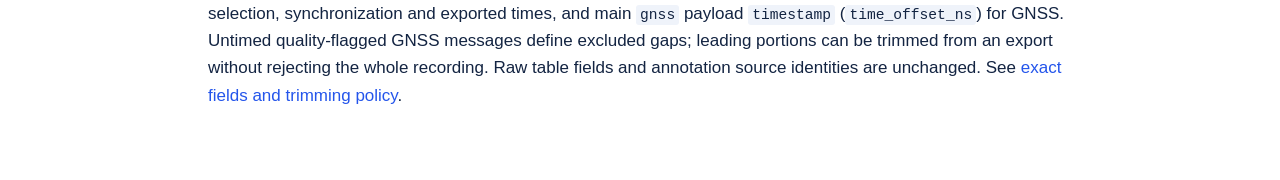
<file: collateral/SENSOR_AND_TIMING_CONVENTIONS.html>
<!doctype html><html lang="en"><head><meta charset="utf-8"><meta name="viewport" content="width=device-width,initial-scale=1"><title>Sensor and timing conventions — INDUS-AD</title><link rel="stylesheet" href="../styles.css"></head><body><main class="doc-page"><a href="../index.html#resources">Back to INDUS-AD resources</a><p class="doc-source">Publisher reference, retrieved 21 November 2026. Dataset source revision: <code>4b414d527a2971ee9baebe2745447f95ac1fc535</code>. <a href="SENSOR_AND_TIMING_CONVENTIONS.md">Download Markdown</a>.</p><h1 id="sensor-and-timing-conventions">Sensor and timing conventions</h1>
<p>This reference describes sensor and timing conventions for the decoded INDUS-AD release.</p>
<h2 id="cameras">Cameras</h2>
<p>The observed camera identities are <code>cam_front</code>, <code>cam_front_left</code>, <code>cam_front_right</code>, <code>cam_front_tilted</code>, <code>cam_rear</code>, <code>cam_rear_left</code>, and <code>cam_rear_right</code>. In INDUS-AD, the six non-tilted identities are present for all 1,469 recordings; <code>cam_front_tilted</code> is present for 1,113 recordings and is null for 356.</p>
<p>Raw camera payloads are H.265/HEVC Annex-B access units in MCAP messages. INDUS-AD provides one MP4 per available recording-camera pair and publishes codec, width, height, timescale, frame counts, keyframes, timestamp bounds, missing-frame estimates, discontinuities, and maximum gaps in its tables. Byte sizes and SHA-256 identities remain in the integrity manifest outside the Dataset Viewer.</p>
<p>Camera identity must come from the decoded schema field. Do not infer it from protobuf array position, filename ordering, or frame number.</p>
<h2 id="timing-and-synchronization">Timing and synchronization</h2>
<p>Camera cadence is variable data, not an assumed constant. Across the preserved 9,927 recording-camera streams, per-camera median cadence is approximately 10.0007–10.0008 FPS.</p>
<p>Synchronization is measured within decoded producer batches as the range between the earliest and latest distinct camera timestamps. Across 3,028,347 groups, median spread is 0.020 ms and p95 spread is 0.025 ms. A discrete tail of 40,689 groups (1.3436%) exceeds 20 ms, entirely in the seven-camera topology.</p>
<p>Hardware triggering and synchronization are confirmed by the producer. These values separately describe timestamp alignment; they do not independently measure trigger jitter, exposure simultaneity, calibrated clock domains, or end-to-end latency. Use the per-recording fields in <code>recording_quality_summary.parquet</code> to set a task-specific tolerance.</p>
<h2 id="gnss-publication-and-joins">GNSS publication and joins</h2>
<p>INDUS-AD keeps nanosecond time-of-day values and per-recording nanosecond offsets. Precise local ENU and height are retained; global ENU and global latitude/longitude are published at approximately 1 m horizontal resolution. Missing source coordinate objects remain null and invalid. An invalid row may still contain sensor-reported coordinates; validity must be checked independently of coordinate presence. Local ENU is per recording: do not concatenate local coordinate frames into one global trajectory without verified origins/transforms. Use <code>recording_id</code> plus published timing fields to join GNSS, camera, and pseudo-label tables.</p>
<h2 id="calibration-and-coordinate-systems">Calibration and coordinate systems</h2>
<p>Use the per-recording calibration tables and their additive <code>calibrated_extrinsics</code> struct for producer-confirmed seven-camera mounting geometry. The legacy <code>fields_json.extrinsic</code> vectors are preserved source evidence with no verified convention. See <a href="CAMERA_EXTRINSICS.html">camera extrinsics</a> for rig versus front-reference frames, units, signed angles and transform direction. Do not treat the launch sensor illustration as a geometric reference: it is conceptual and not to scale.</p>
<h2 id="published-camera-and-gnss-hardware">Published camera and GNSS hardware</h2>
<p>Gagandeep Reehal, the dataset author and publisher, confirmed hardware triggering and synchronization on 16 October 2026. This is producer-supplied system information. The timestamp statistics above describe observed alignment; they do not independently measure exposure simultaneity, trigger jitter, clock calibration, or end-to-end latency.</p>
<table>
<thead>
<tr>
<th>Item</th>
<th>Producer-supplied specification / published evidence</th>
</tr>
</thead>
<tbody>
<tr>
<td>Camera family</td>
<td>Sensing SG2-AR0233C-5200-G2A, onsemi AR0233 color sensor</td>
</tr>
<tr>
<td>Manufacturer capability</td>
<td>1920×1080, up to 30 FPS, GMSL2, rolling shutter; released cadence is approximately 10 FPS</td>
</tr>
<tr>
<td>Nominal field of view</td>
<td>Approximately 118° horizontal, as supplied in the dataset specification; exact per-camera lens suffix is not asserted</td>
</tr>
<tr>
<td>Intrinsics/extrinsics</td>
<td>Intrinsics and legacy source vectors remain inside <code>fields_json</code>; the added <code>calibrated_extrinsics</code> struct carries producer-confirmed mounting geometry. See <a href="CAMERA_EXTRINSICS.html">camera extrinsics</a>.</td>
</tr>
<tr>
<td>GNSS/INS receiver</td>
<td>Trimble BX992 dual-antenna GNSS receiver with integrated inertial navigation, identified in the producer-supplied specification</td>
</tr>
<tr>
<td>Trigger/synchronization</td>
<td>Hardware-triggered and hardware-synchronized, confirmed by the producer</td>
</tr>
<tr>
<td>Coordinate geometry</td>
<td>Use the published calibration transforms; the conceptual camera diagram is not a calibrated mounting plan</td>
</tr>
</tbody>
</table>
<p>The <a href="https://wiki.sensing-world.com/docs/1_1_Serdes_Camera/GMSL_Camera/Camera_Selection">manufacturer selection guide</a> lists the SG2-AR0233C family. Manufacturer capability is not a guarantee of every recording's dimensions, rate, lens variant, or achieved GNSS accuracy. Producer-supplied camera mounting coordinates are documented in <a href="CAMERA_EXTRINSICS.html">camera extrinsics</a>. Exact lens suffixes, trigger wiring/clock-source details and independently surveyed accuracy are not supplied here. This INDUS-AD camera/GNSS release does not include a LiDAR payload.</p>
<p>To read calibration, use <code>pyarrow.parquet.ParquetFile(path).read()</code> and parse <code>fields_json</code> as JSON. The inspected calibration schema has <code>recording_id</code>, <code>kind</code>, <code>key</code>, <code>time_of_day_ns</code>, <code>time_offset_ns</code>, and <code>fields_json</code>; calibration rows contain both <code>intrinsic</code> and <code>extrinsic</code>. For corrected mounting geometry, read <code>calibrated_extrinsics</code> instead of the legacy vectors in <code>fields_json.extrinsic</code>. Its explicit frame names, millimetres and matrix direction are defined in <a href="CAMERA_EXTRINSICS.html">camera extrinsics</a>. The original vectors do not establish these conventions. Camera identity comes from the <code>key</code> prefix, never array position.</p>
<h2 id="gnss-timestamps-and-stream-interpretation">GNSS timestamps and stream interpretation</h2>
<p>The owner-authenticated GNSS Viewer schema observed on 2026-10-16 exposes these timestamp pairs:</p>
<table>
<thead>
<tr>
<th>Domain</th>
<th>Time of day</th>
<th>Offset</th>
</tr>
</thead>
<tbody>
<tr>
<td>Logging</td>
<td><code>log_time_of_day_ns</code></td>
<td><code>log_time_offset_ns</code></td>
</tr>
<tr>
<td>Publishing</td>
<td><code>publish_time_of_day_ns</code></td>
<td><code>publish_time_offset_ns</code></td>
</tr>
<tr>
<td>Sensor message</td>
<td><code>time_of_day_ns</code></td>
<td><code>time_offset_ns</code></td>
</tr>
<tr>
<td>UTC field</td>
<td><code>utc_time_of_day_ns</code></td>
<td><code>utc_time_offset_ns</code></td>
</tr>
<tr>
<td>Receiver field</td>
<td><code>rec_time_of_day_ns</code></td>
<td><code>rec_time_offset_ns</code></td>
</tr>
</tbody>
</table>
<p>These are distinct field namespaces, not evidence of separate physical receivers, a calibrated common clock, or a verified receiver rate. The Viewer also exposes <code>frame_id</code>, <code>rec_frame_id</code>, and <code>local_enu_origin_offset_ns</code>; it does not expose a source topic or stream-ID column. Do not infer source streams from row order or frame identifiers. The normalized GNSS table retains the source <code>channel</code> values <code>gnss</code> and <code>rec_gnss</code>; their clock relationships must be checked separately. Validate timestamp monotonicity, duplicates, validity, and gaps within each recording before interpolation. Time-of-day values can wrap; do not treat them as globally unique timestamps.</p>
<p>The Viewer flattens local coordinates into <code>local_east_m</code>, <code>local_north_m</code>, and <code>local_up_m</code>; source-table schemas can use nested coordinate objects. Inspect the table schema before choosing column paths. Preserve per-recording frames and use exact published timing keys. Do not assume that logging, publishing, sensor, UTC, and receiver offsets are interchangeable.</p>
<h2 id="annotation-coverage">Annotation coverage</h2>
<p>Camera annotations cover sampled frames. File counts and Viewer row counts do not establish per-camera or per-recording completeness. Consult the dense index for archive members and exact keys. Missing annotations must remain missing. See <a href="DATASET_SCHEMA.html">dataset schema and coverage</a>.</p>
<h2 id="the-two-gnss-paths">The two GNSS paths</h2>
<p>The 18,373,026-row GNSS Viewer is a combined representation of two paths that share <code>autonome.Pose</code>: <code>gnss</code> (live pose output, 15,317,896 messages) and <code>rec_gnss</code> (recorded pose path, 3,055,130 messages). The counts are documented in the source archive and sum exactly to the combined published count. A bounded inspection of the normalized table confirms that both channel names are preserved. A new full-corpus channel recount was not performed for this documentation update.</p>
<p>Do not treat the sum as unique physical position samples or use it to infer one receiver rate. The existing flattened <code>gnss</code> Viewer lacks a channel column and is retained for browsing compatibility. For trajectories, rates, deduplication or joins, use <code>data/tables/gnss/</code> and explicitly filter its <code>channel</code> before parsing <code>fields_json</code>. Do not infer the channel from null fields, row order, frame IDs or timestamp namespaces.</p>
<pre><code class="language-python">import pyarrow as pa
import pyarrow.compute as pc
import pyarrow.parquet as pq

messages = pq.ParquetFile(&quot;selected-gnss.parquet&quot;).read()
live = messages.filter(pc.equal(messages[&quot;channel&quot;], pa.scalar(&quot;gnss&quot;)))
recorded = messages.filter(pc.equal(messages[&quot;channel&quot;], pa.scalar(&quot;rec_gnss&quot;)))
</code></pre>
<p>Validate monotonicity, duplicate timestamps and gaps within the chosen recording and channel. Do not merge the two paths into a denser trajectory without an explicit source-aware policy.</p>
<h2 id="current-devkit-image-resize-policy">Current devkit image-resize policy</h2>
<p>The publisher confirmed pure 1920×1080-to-1280×720 resizing without cropping on 23 October 2026 for the integrated devkit workflow. Use explicit <code>intrinsic_image_transform: "resize"</code>; the adapter scales pixel-valued intrinsics and retains dimensionless distortion coefficients. See <a href="CAMERA_INTRINSICS.html">intrinsics</a> and <a href="https://github.com/gagandeepreehal/indus-ad-devkit/blob/main/docs/published-sensor-acceptance.md">published sensor acceptance</a>. This producer confirmation does not establish independent calibration accuracy.</p>
<h2 id="devkit-camera-timing-and-partial-recordings">Devkit camera timing and partial recordings</h2>
<p>For every recording, the devkit defaults to camera payload <code>rec_timestamp</code> (<code>rec_time_offset_ns</code>) for camera selection, synchronization and exported times, and main <code>gnss</code> payload <code>timestamp</code> (<code>time_offset_ns</code>) for GNSS. Untimed quality-flagged GNSS messages define excluded gaps; leading portions can be trimmed from an export without rejecting the whole recording. Raw table fields and annotation source identities are unchanged. See <a href="DEVKIT_TIMING_POLICY.html">exact fields and trimming policy</a>.</p></main></body></html>
</file>
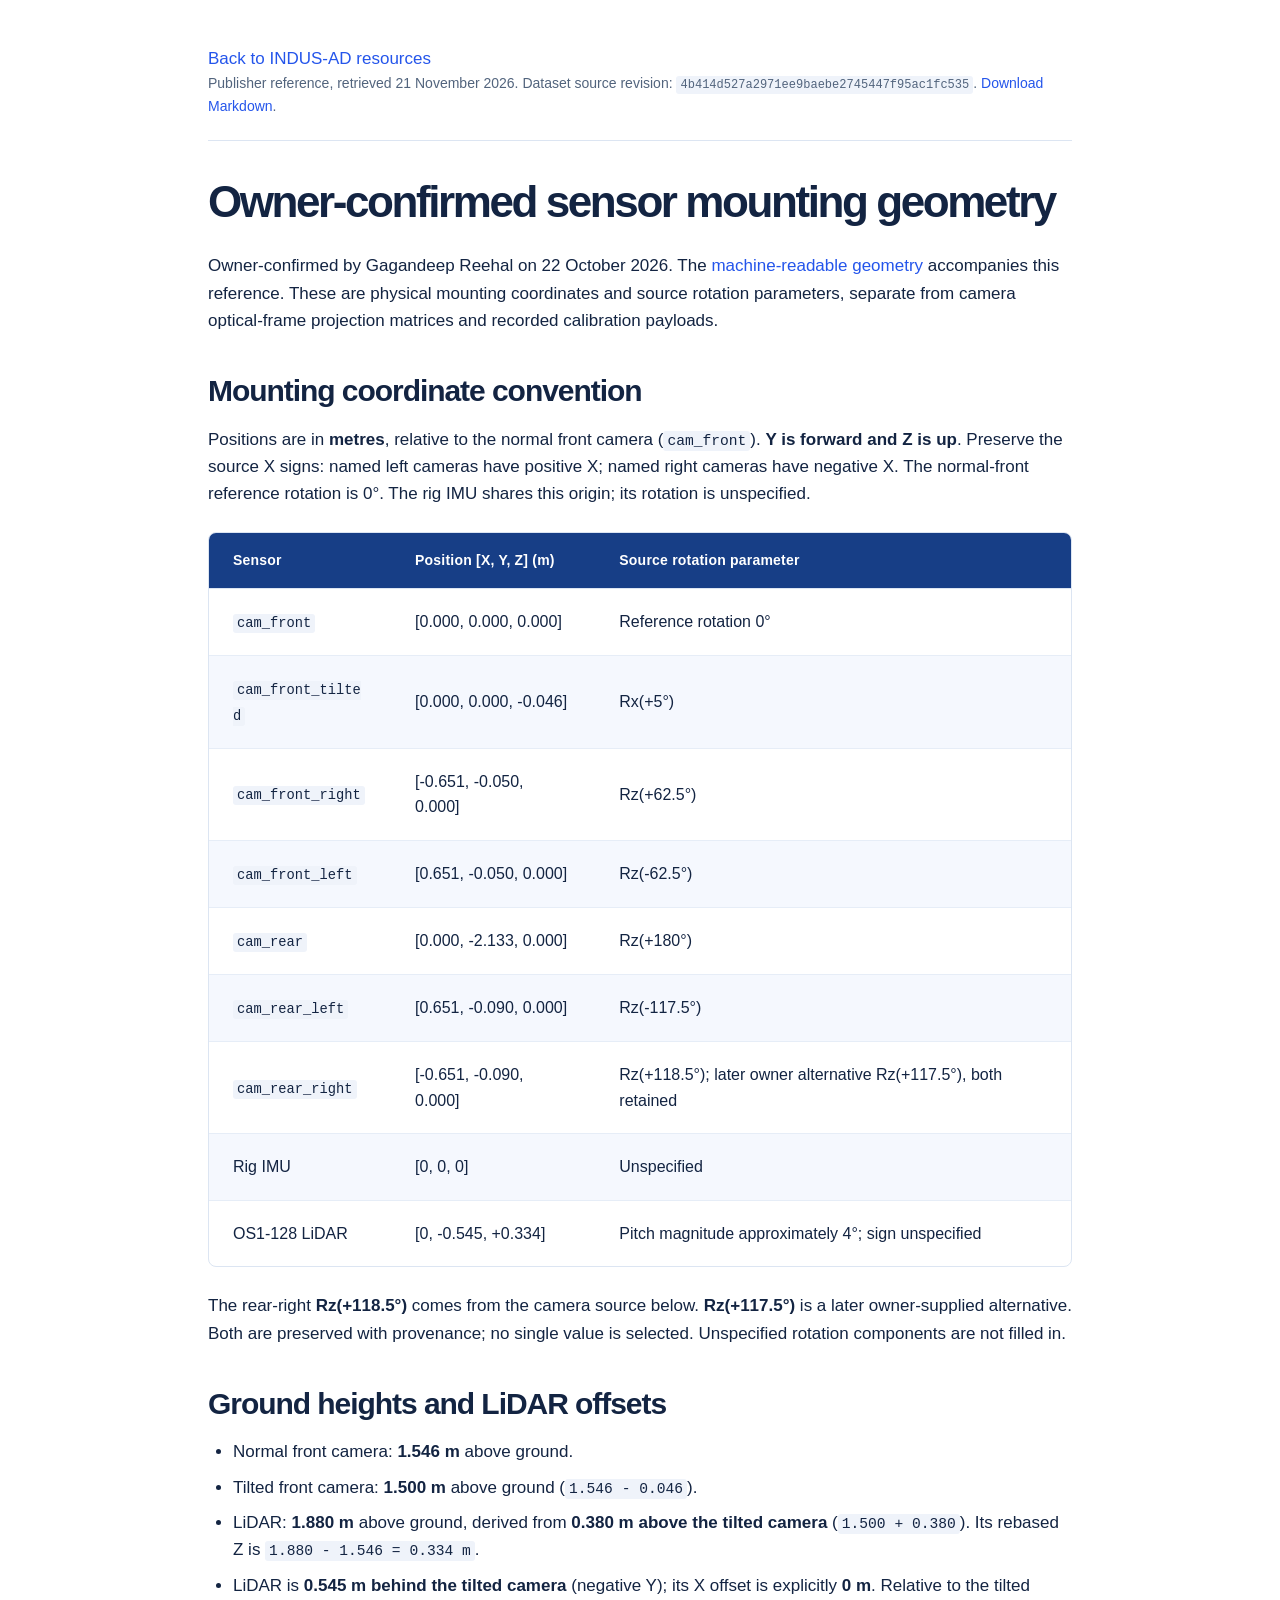
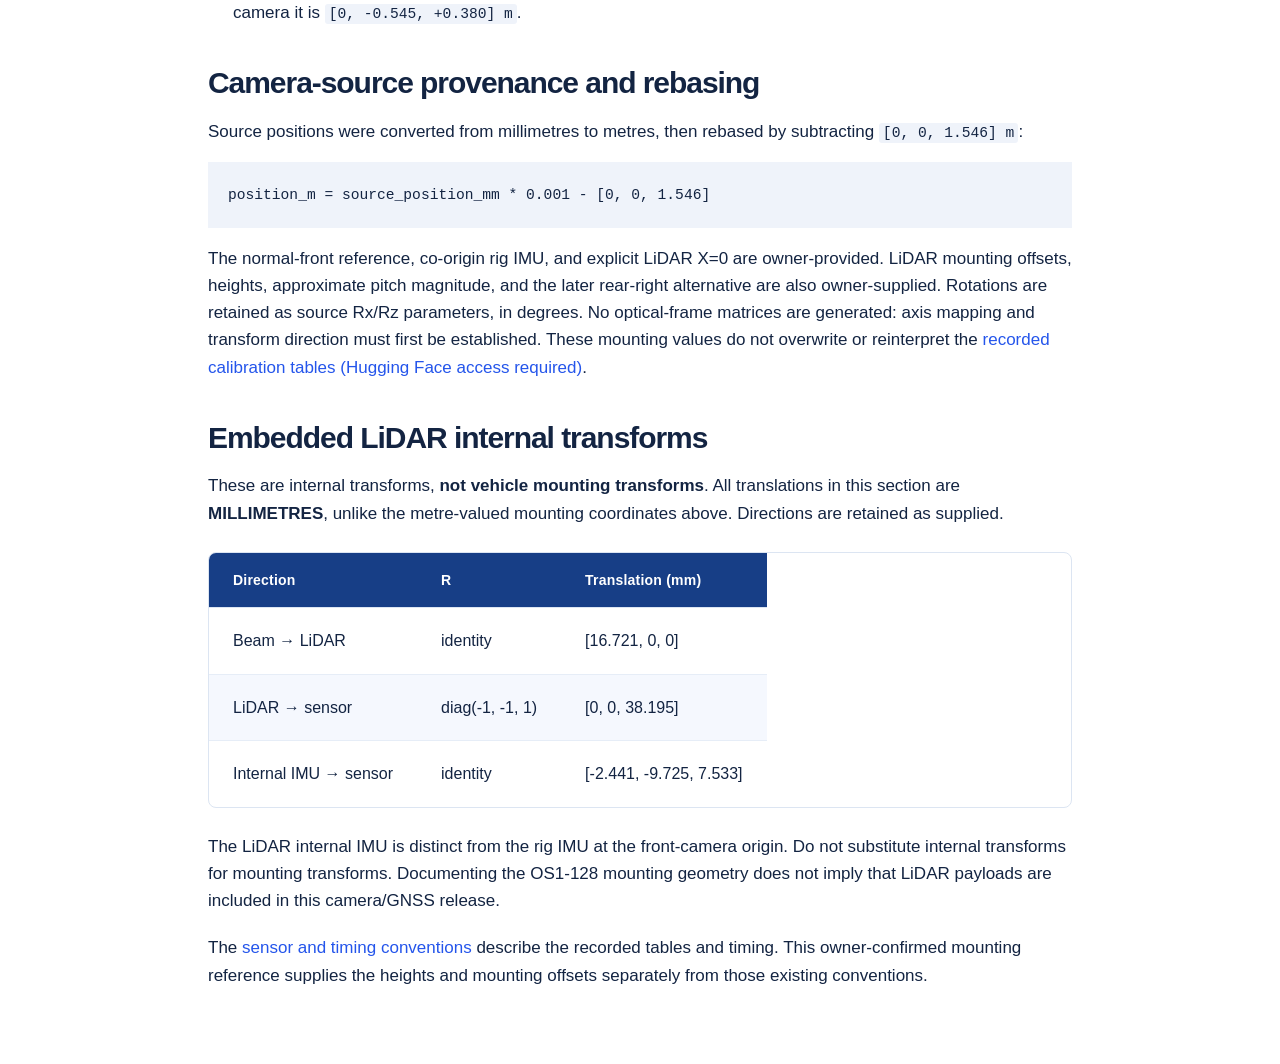
<file: collateral/SENSOR_MOUNTING_GEOMETRY.html>
<!doctype html><html lang="en"><head><meta charset="utf-8"><meta name="viewport" content="width=device-width,initial-scale=1"><title>Owner-confirmed sensor mounting geometry — INDUS-AD</title><link rel="stylesheet" href="../styles.css"></head><body><main class="doc-page"><a href="../index.html#resources">Back to INDUS-AD resources</a><p class="doc-source">Publisher reference, retrieved 21 November 2026. Dataset source revision: <code>4b414d527a2971ee9baebe2745447f95ac1fc535</code>. <a href="SENSOR_MOUNTING_GEOMETRY.md">Download Markdown</a>.</p><h1 id="owner-confirmed-sensor-mounting-geometry">Owner-confirmed sensor mounting geometry</h1>
<p>Owner-confirmed by Gagandeep Reehal on 22 October 2026. The <a href="sensor_mounting_geometry.json">machine-readable geometry</a> accompanies this reference. These are physical mounting coordinates and source rotation parameters, separate from camera optical-frame projection matrices and recorded calibration payloads.</p>
<h2 id="mounting-coordinate-convention">Mounting coordinate convention</h2>
<p>Positions are in <strong>metres</strong>, relative to the normal front camera (<code>cam_front</code>). <strong>Y is forward and Z is up</strong>. Preserve the source X signs: named left cameras have positive X; named right cameras have negative X. The normal-front reference rotation is 0°. The rig IMU shares this origin; its rotation is unspecified.</p>
<table>
<thead>
<tr>
<th>Sensor</th>
<th>Position [X, Y, Z] (m)</th>
<th>Source rotation parameter</th>
</tr>
</thead>
<tbody>
<tr>
<td><code>cam_front</code></td>
<td>[0.000, 0.000, 0.000]</td>
<td>Reference rotation 0°</td>
</tr>
<tr>
<td><code>cam_front_tilted</code></td>
<td>[0.000, 0.000, -0.046]</td>
<td>Rx(+5°)</td>
</tr>
<tr>
<td><code>cam_front_right</code></td>
<td>[-0.651, -0.050, 0.000]</td>
<td>Rz(+62.5°)</td>
</tr>
<tr>
<td><code>cam_front_left</code></td>
<td>[0.651, -0.050, 0.000]</td>
<td>Rz(-62.5°)</td>
</tr>
<tr>
<td><code>cam_rear</code></td>
<td>[0.000, -2.133, 0.000]</td>
<td>Rz(+180°)</td>
</tr>
<tr>
<td><code>cam_rear_left</code></td>
<td>[0.651, -0.090, 0.000]</td>
<td>Rz(-117.5°)</td>
</tr>
<tr>
<td><code>cam_rear_right</code></td>
<td>[-0.651, -0.090, 0.000]</td>
<td>Rz(+118.5°); later owner alternative Rz(+117.5°), both retained</td>
</tr>
<tr>
<td>Rig IMU</td>
<td>[0, 0, 0]</td>
<td>Unspecified</td>
</tr>
<tr>
<td>OS1-128 LiDAR</td>
<td>[0, -0.545, +0.334]</td>
<td>Pitch magnitude approximately 4°; sign unspecified</td>
</tr>
</tbody>
</table>
<p>The rear-right <strong>Rz(+118.5°)</strong> comes from the camera source below. <strong>Rz(+117.5°)</strong> is a later owner-supplied alternative. Both are preserved with provenance; no single value is selected. Unspecified rotation components are not filled in.</p>
<h2 id="ground-heights-and-lidar-offsets">Ground heights and LiDAR offsets</h2>
<ul>
<li>Normal front camera: <strong>1.546 m</strong> above ground.</li>
<li>Tilted front camera: <strong>1.500 m</strong> above ground (<code>1.546 - 0.046</code>).</li>
<li>LiDAR: <strong>1.880 m</strong> above ground, derived from <strong>0.380 m above the tilted camera</strong> (<code>1.500 + 0.380</code>). Its rebased Z is <code>1.880 - 1.546 = 0.334 m</code>.</li>
<li>LiDAR is <strong>0.545 m behind the tilted camera</strong> (negative Y); its X offset is explicitly <strong>0 m</strong>. Relative to the tilted camera it is <code>[0, -0.545, +0.380] m</code>.</li>
</ul>
<h2 id="camera-source-provenance-and-rebasing">Camera-source provenance and rebasing</h2>

<p>Source positions were converted from millimetres to metres, then rebased by subtracting <code>[0, 0, 1.546] m</code>:</p>
<pre><code class="language-text">position_m = source_position_mm * 0.001 - [0, 0, 1.546]
</code></pre>
<p>The normal-front reference, co-origin rig IMU, and explicit LiDAR X=0 are owner-provided. LiDAR mounting offsets, heights, approximate pitch magnitude, and the later rear-right alternative are also owner-supplied. Rotations are retained as source Rx/Rz parameters, in degrees. No optical-frame matrices are generated: axis mapping and transform direction must first be established. These mounting values do not overwrite or reinterpret the <a href="https://huggingface.co/datasets/gagandeepreehal/indus-ad/tree/4b414d527a2971ee9baebe2745447f95ac1fc535/data/tables/calibrations/">recorded calibration tables (Hugging Face access required)</a>.</p>
<h2 id="embedded-lidar-internal-transforms">Embedded LiDAR internal transforms</h2>
<p>These are internal transforms, <strong>not vehicle mounting transforms</strong>. All translations in this section are <strong>MILLIMETRES</strong>, unlike the metre-valued mounting coordinates above. Directions are retained as supplied.</p>
<table>
<thead>
<tr>
<th>Direction</th>
<th>R</th>
<th>Translation (mm)</th>
</tr>
</thead>
<tbody>
<tr>
<td>Beam → LiDAR</td>
<td>identity</td>
<td>[16.721, 0, 0]</td>
</tr>
<tr>
<td>LiDAR → sensor</td>
<td>diag(-1, -1, 1)</td>
<td>[0, 0, 38.195]</td>
</tr>
<tr>
<td>Internal IMU → sensor</td>
<td>identity</td>
<td>[-2.441, -9.725, 7.533]</td>
</tr>
</tbody>
</table>
<p>The LiDAR internal IMU is distinct from the rig IMU at the front-camera origin. Do not substitute internal transforms for mounting transforms. Documenting the OS1-128 mounting geometry does not imply that LiDAR payloads are included in this camera/GNSS release.</p>
<p>The <a href="SENSOR_AND_TIMING_CONVENTIONS.html">sensor and timing conventions</a> describe the recorded tables and timing. This owner-confirmed mounting reference supplies the heights and mounting offsets separately from those existing conventions.</p></main></body></html>
</file>
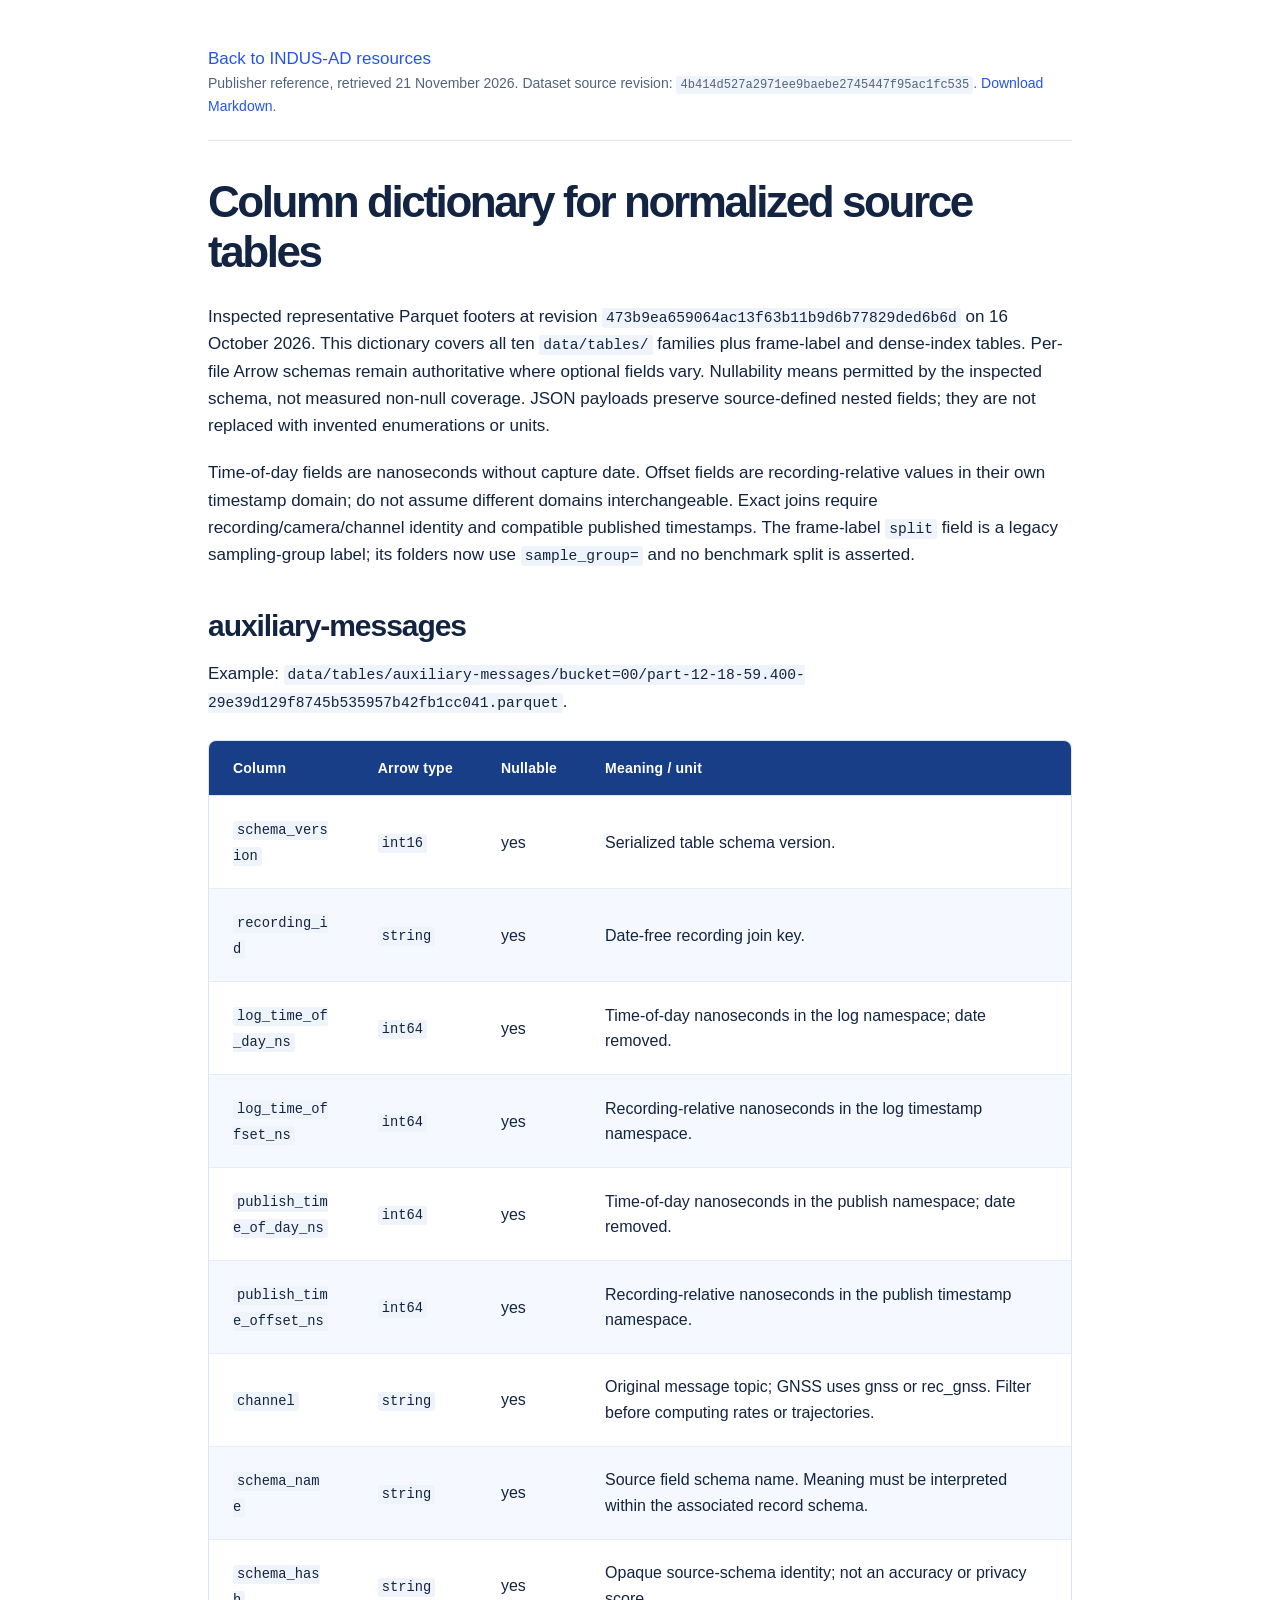
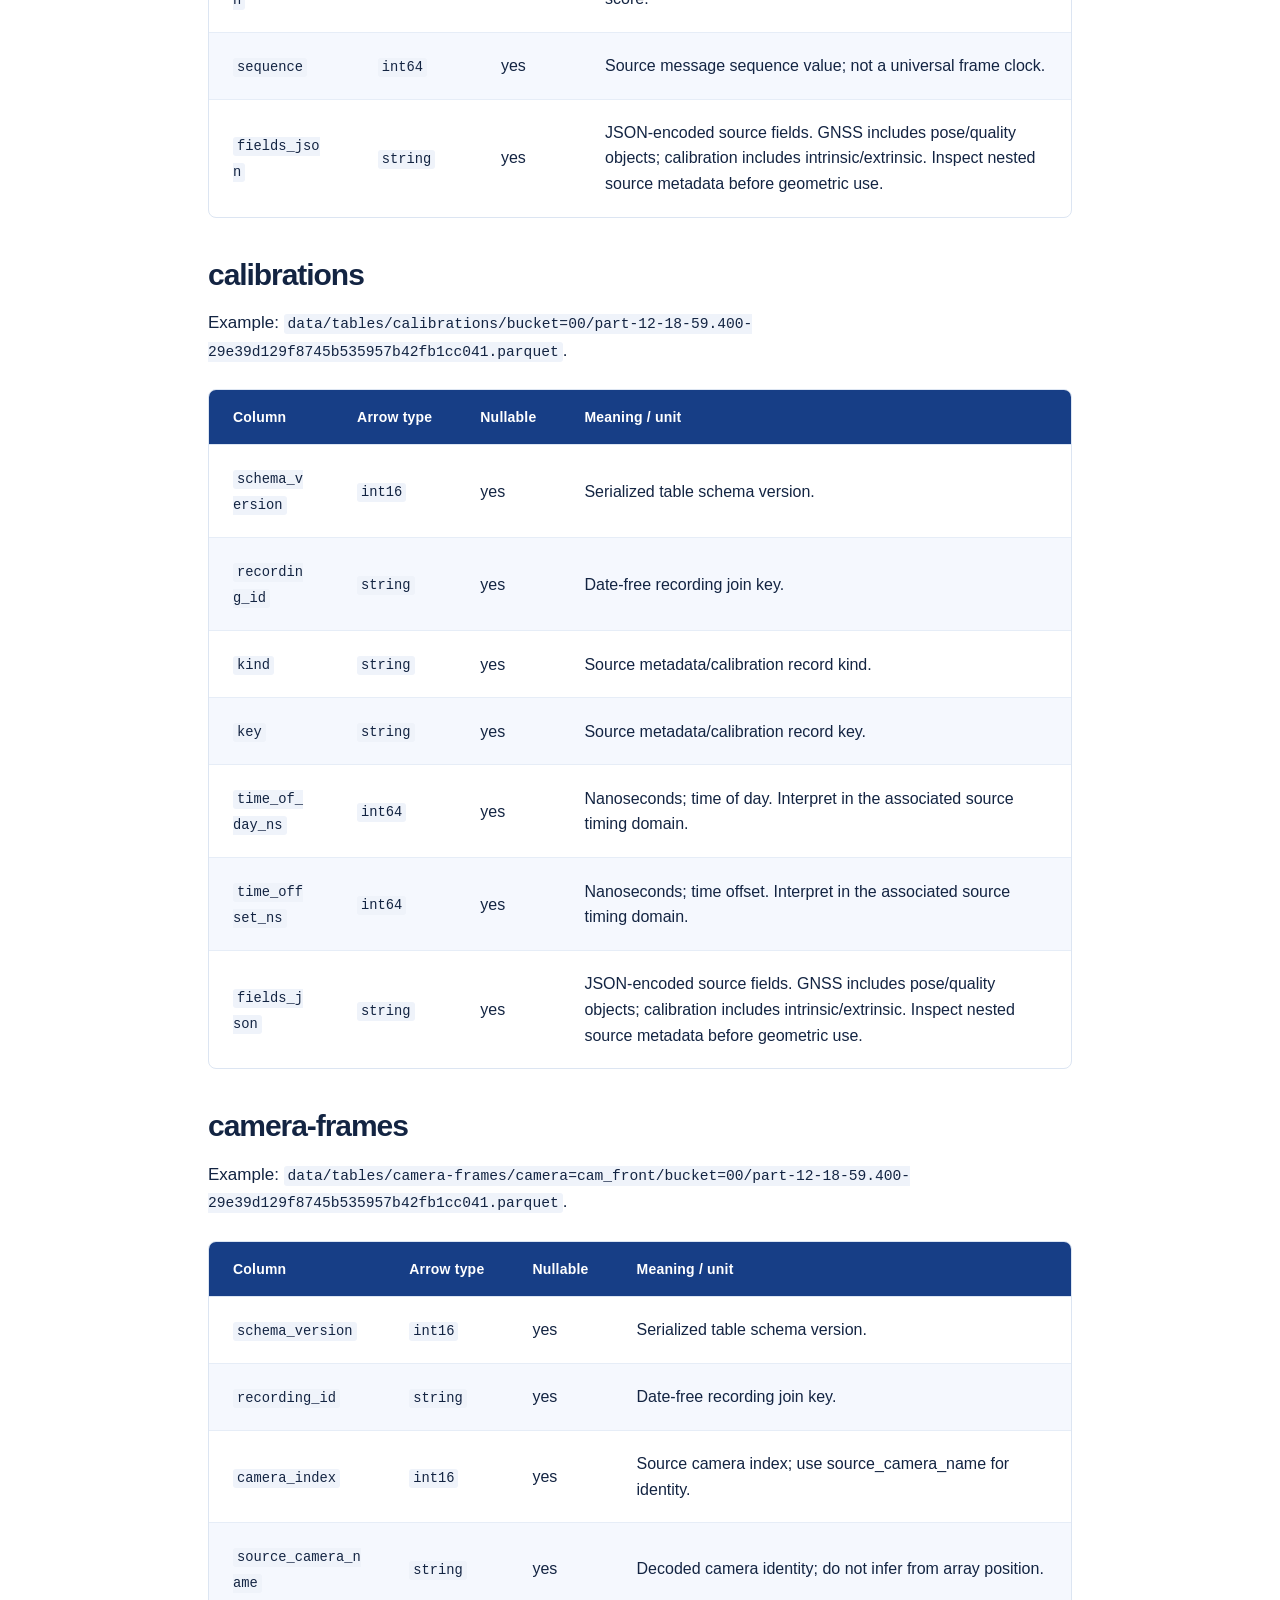
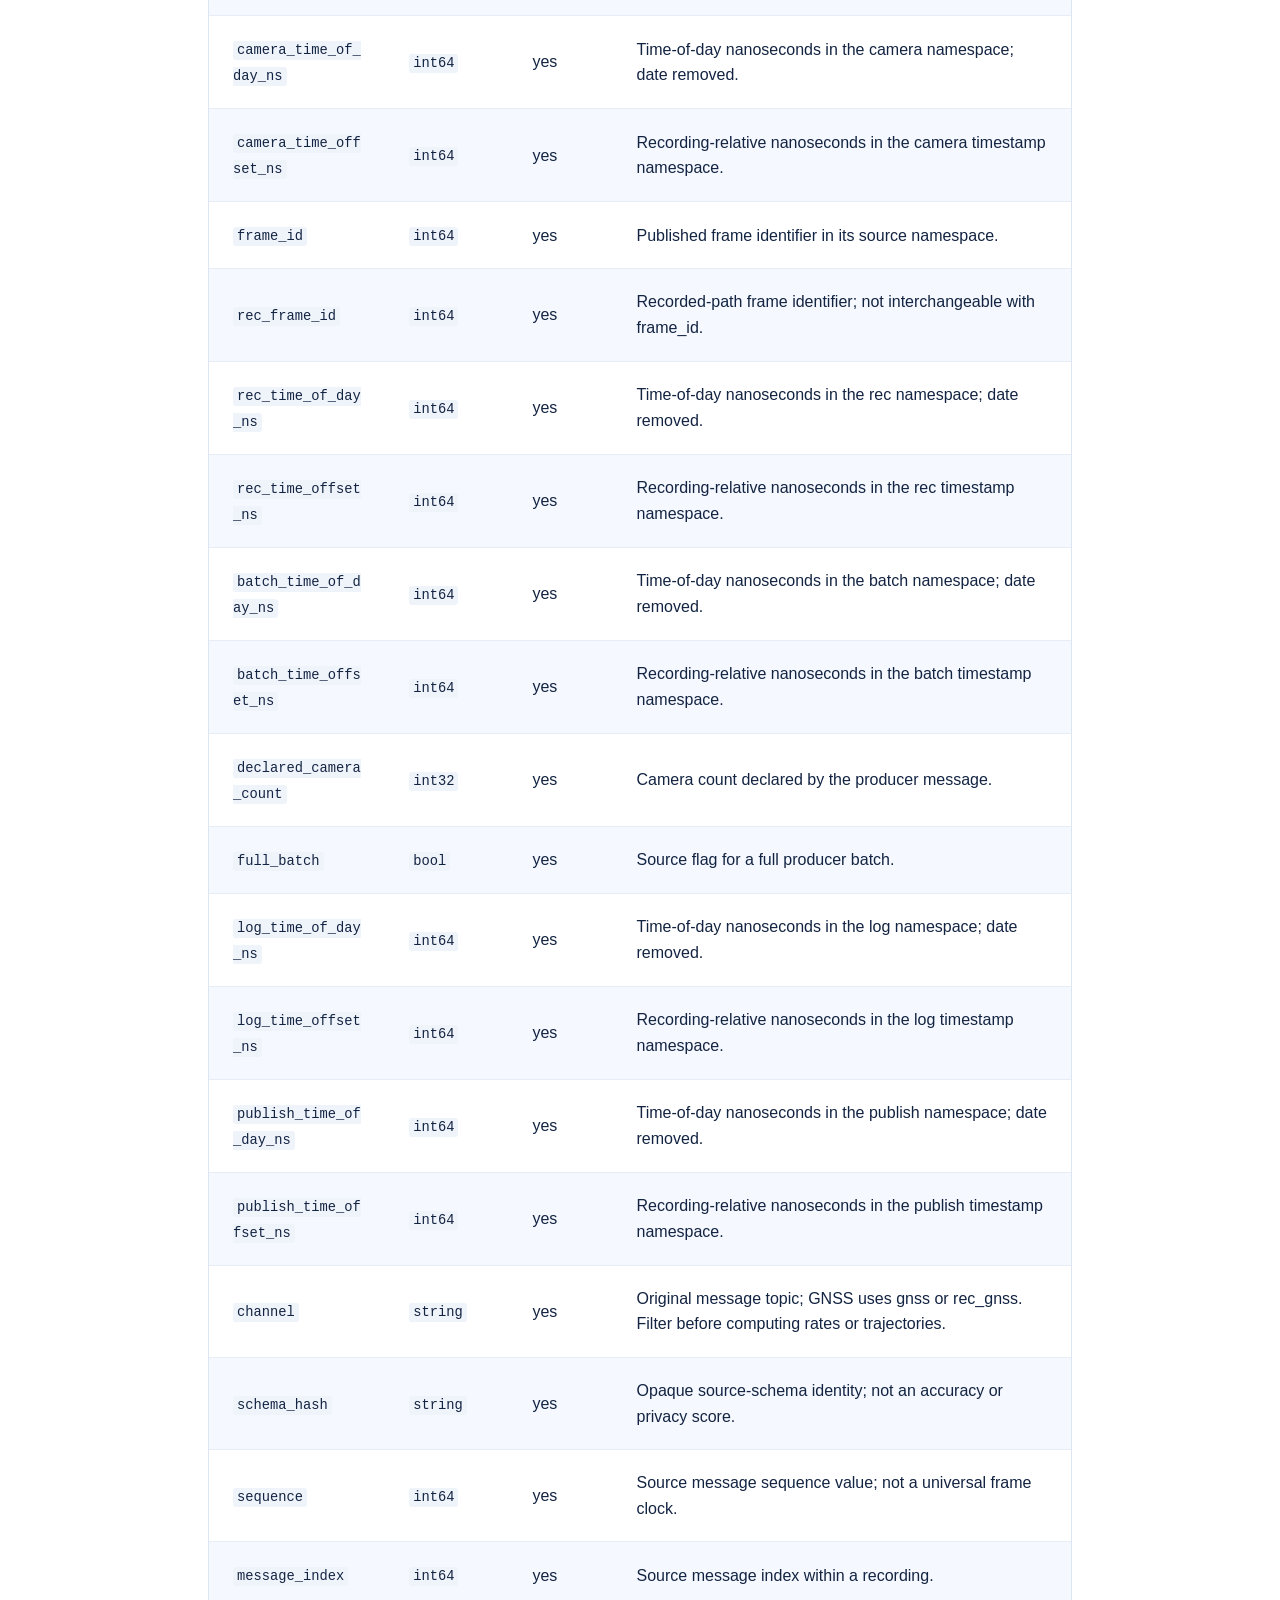
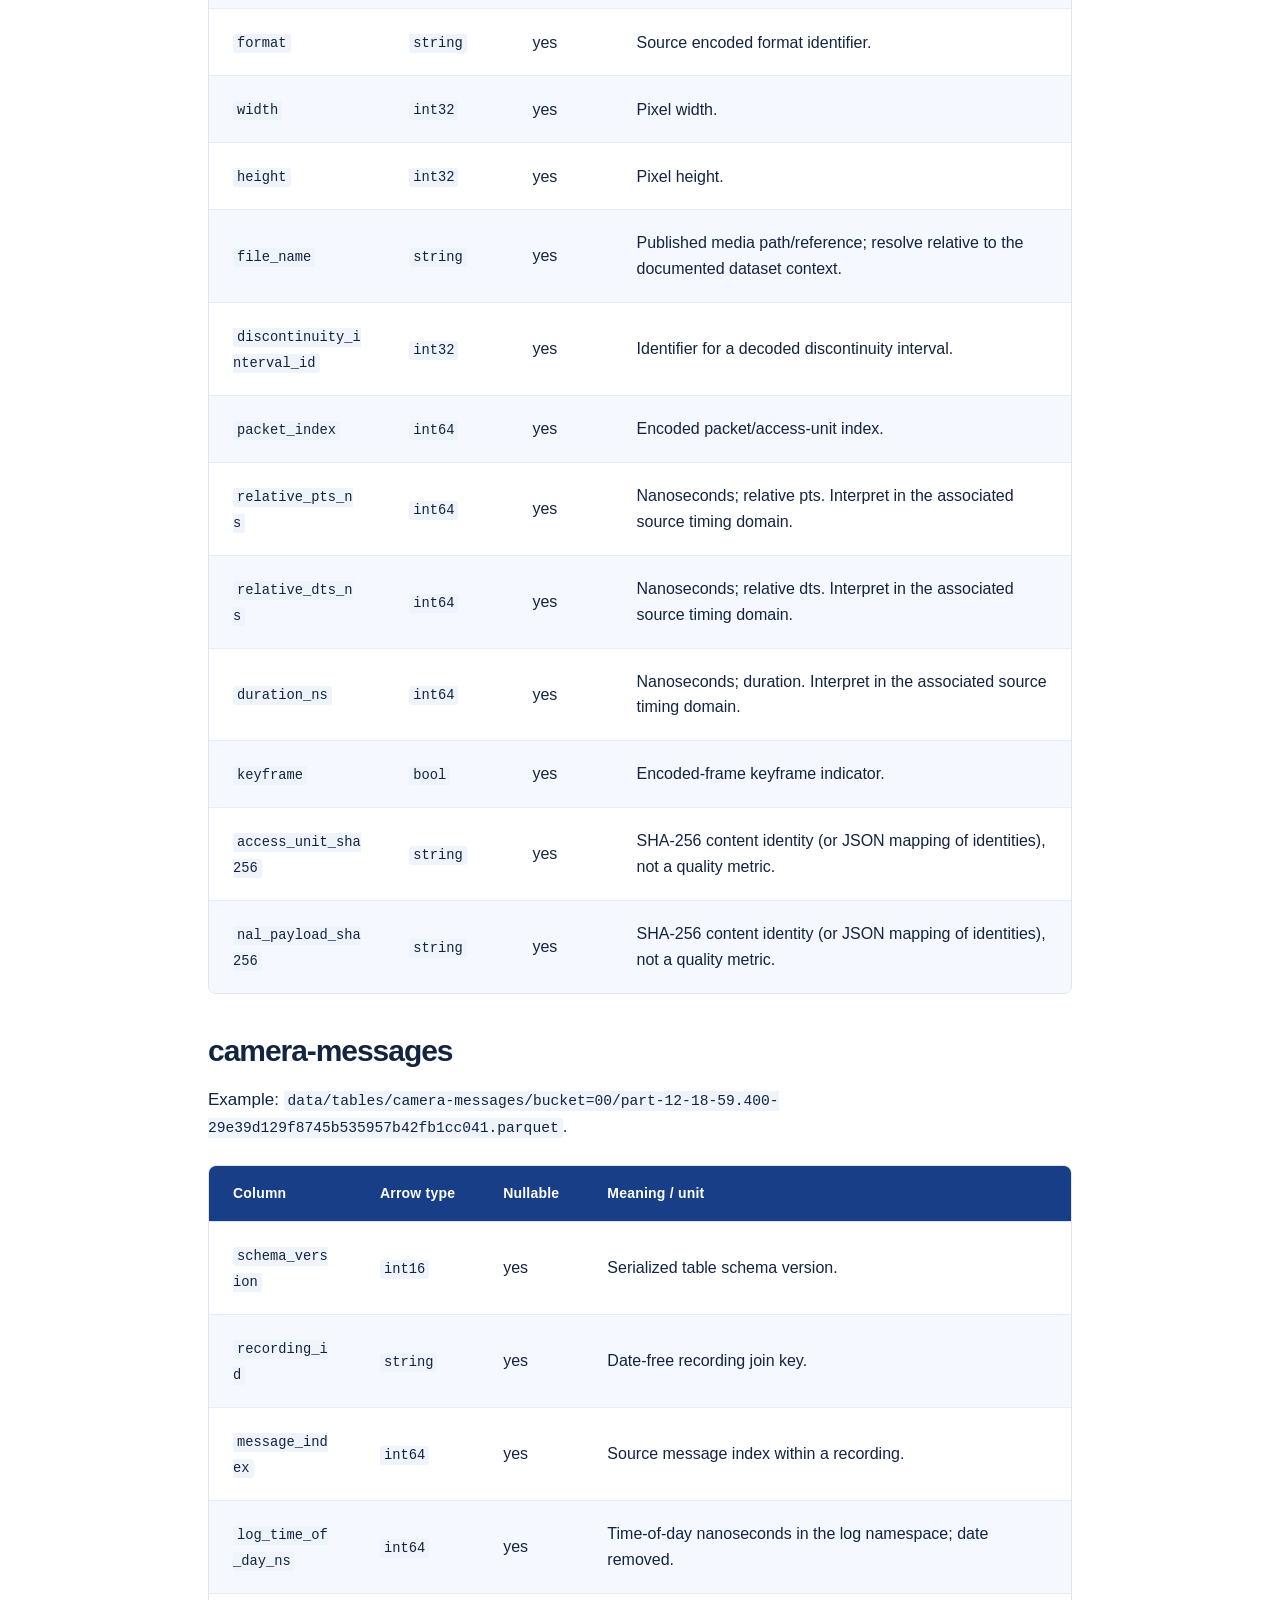
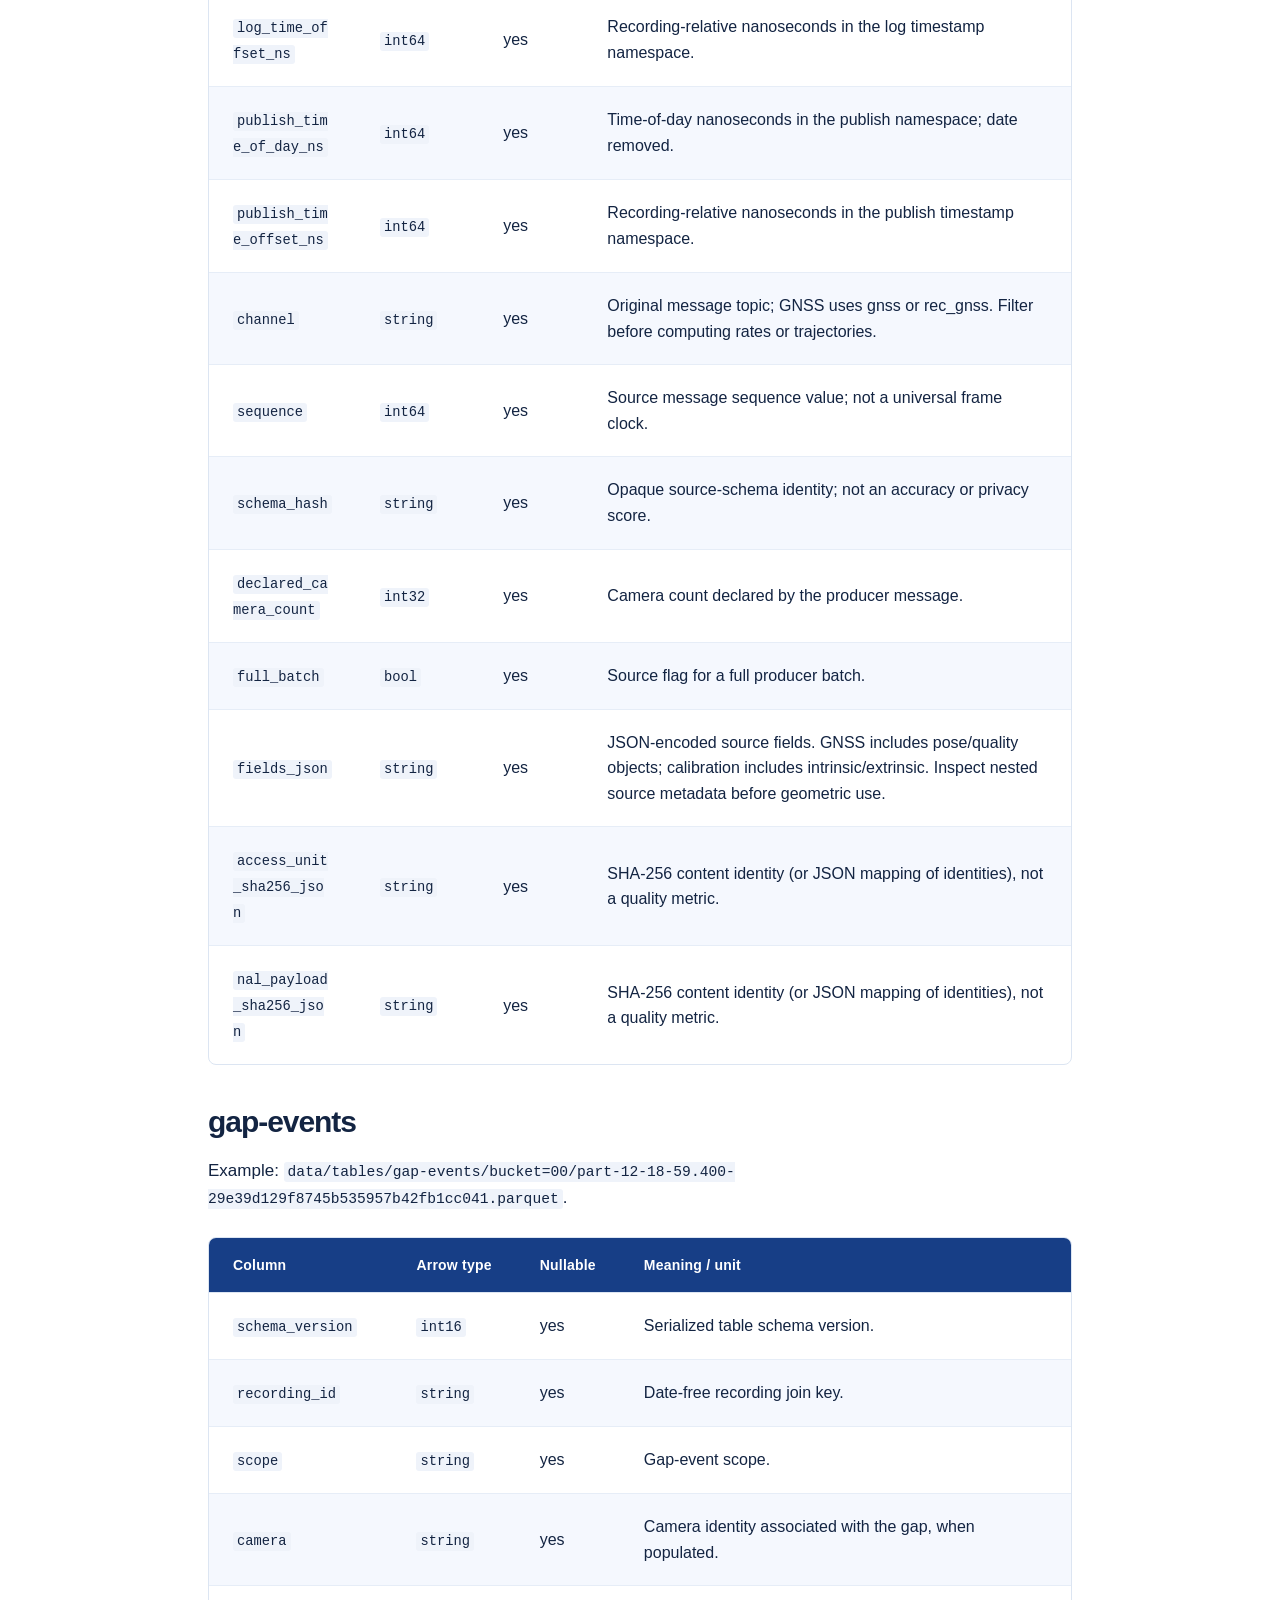
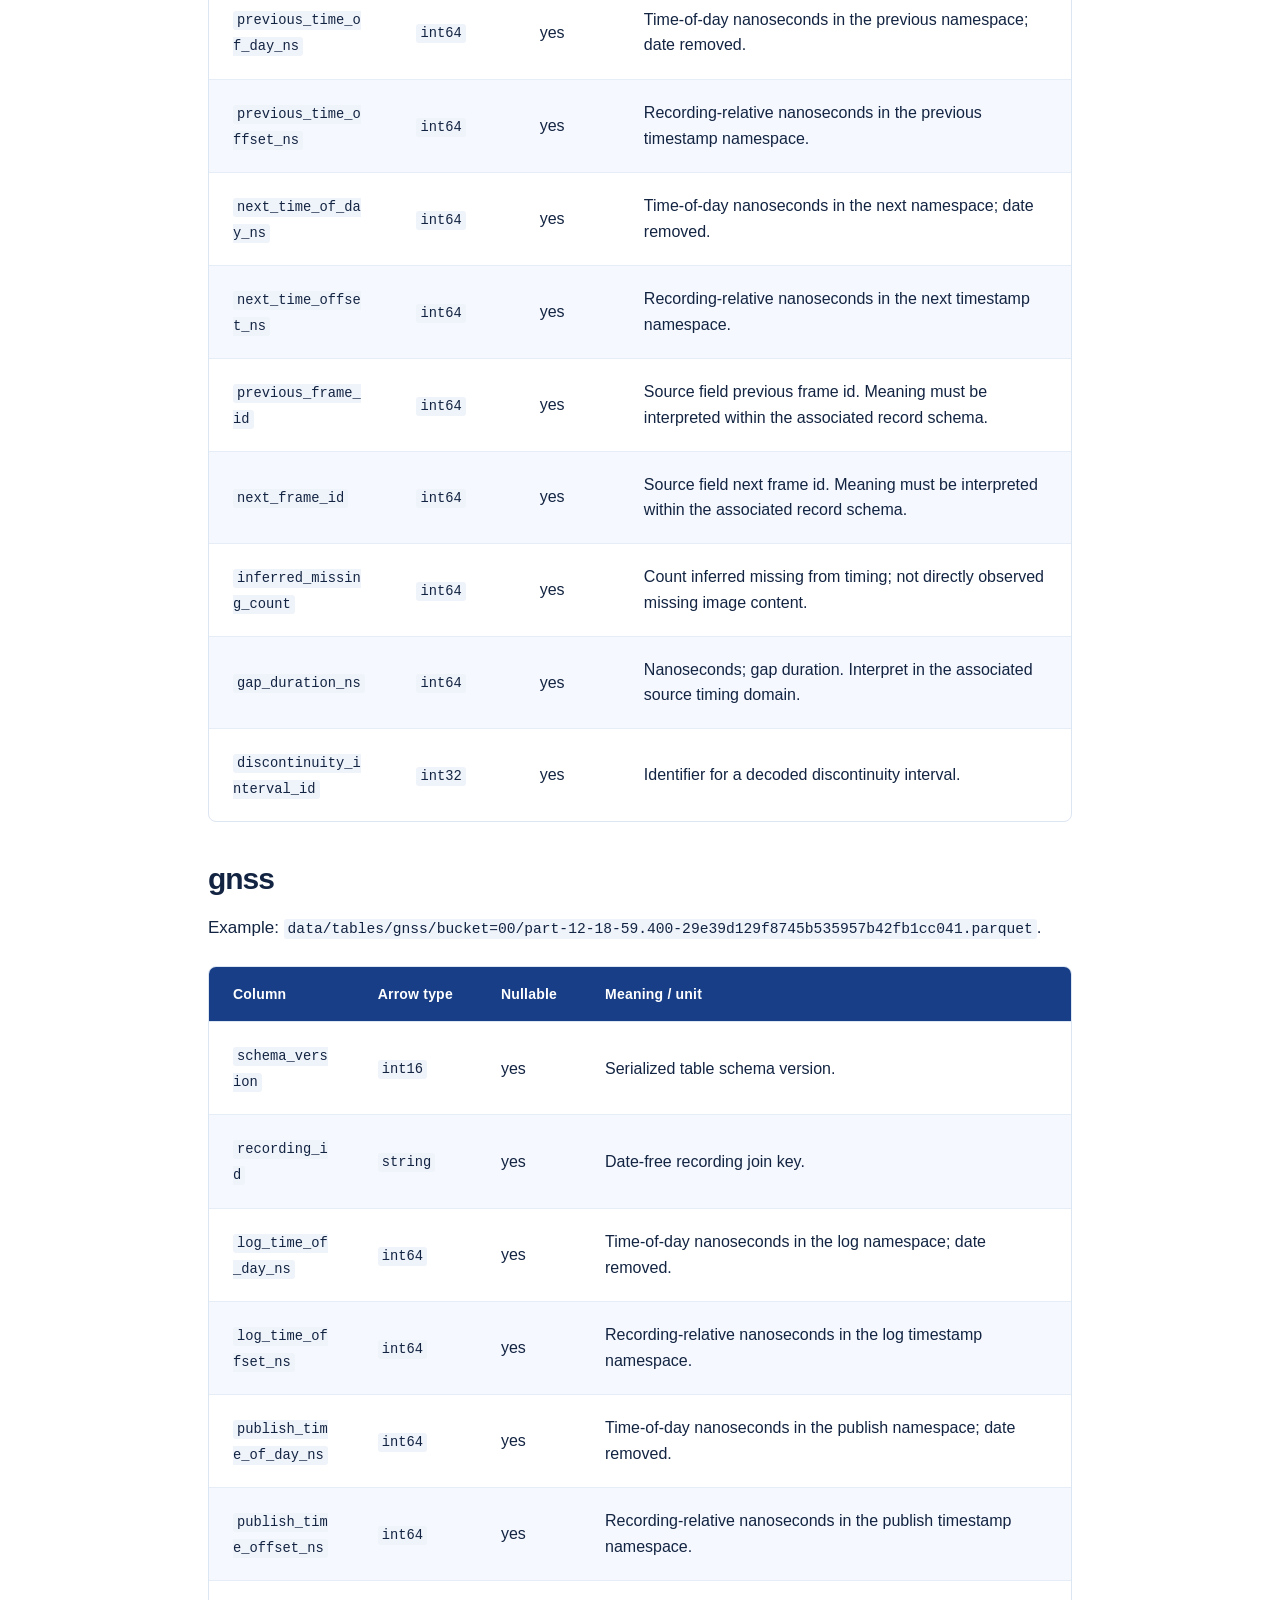
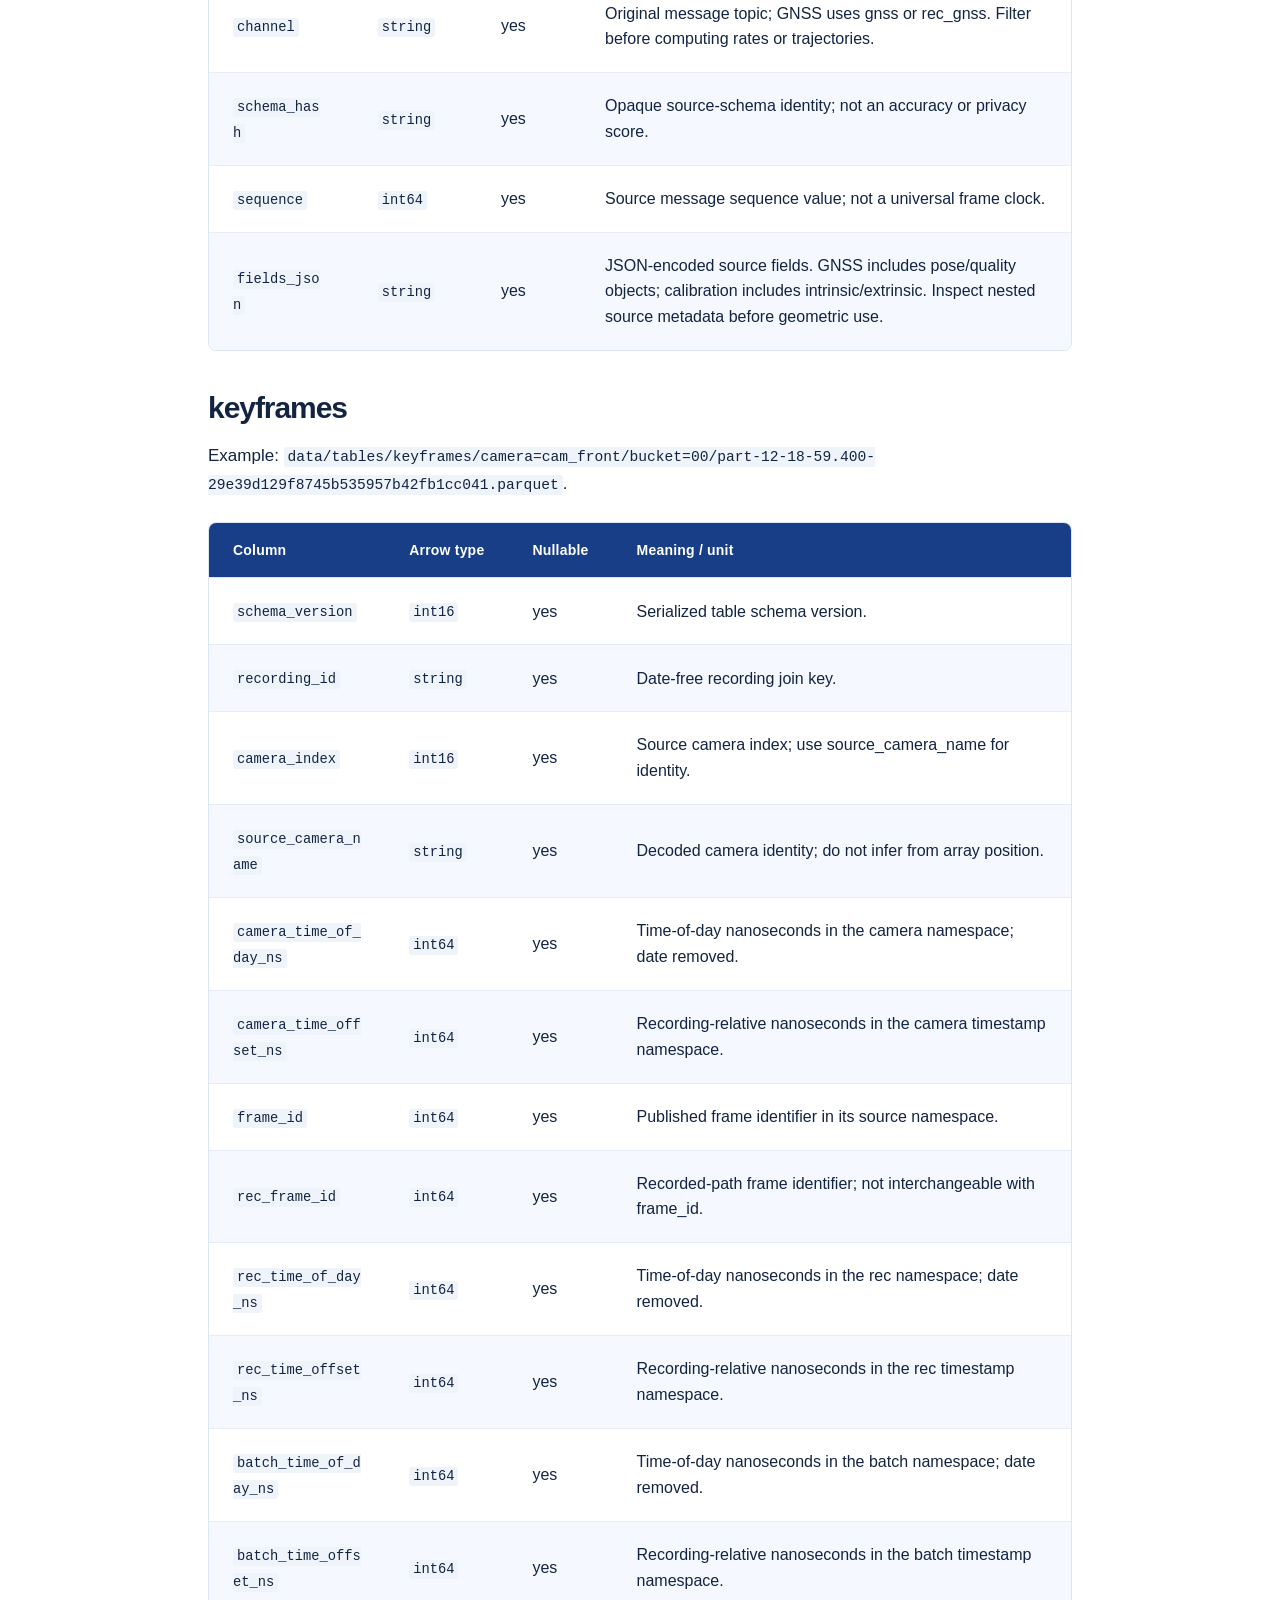
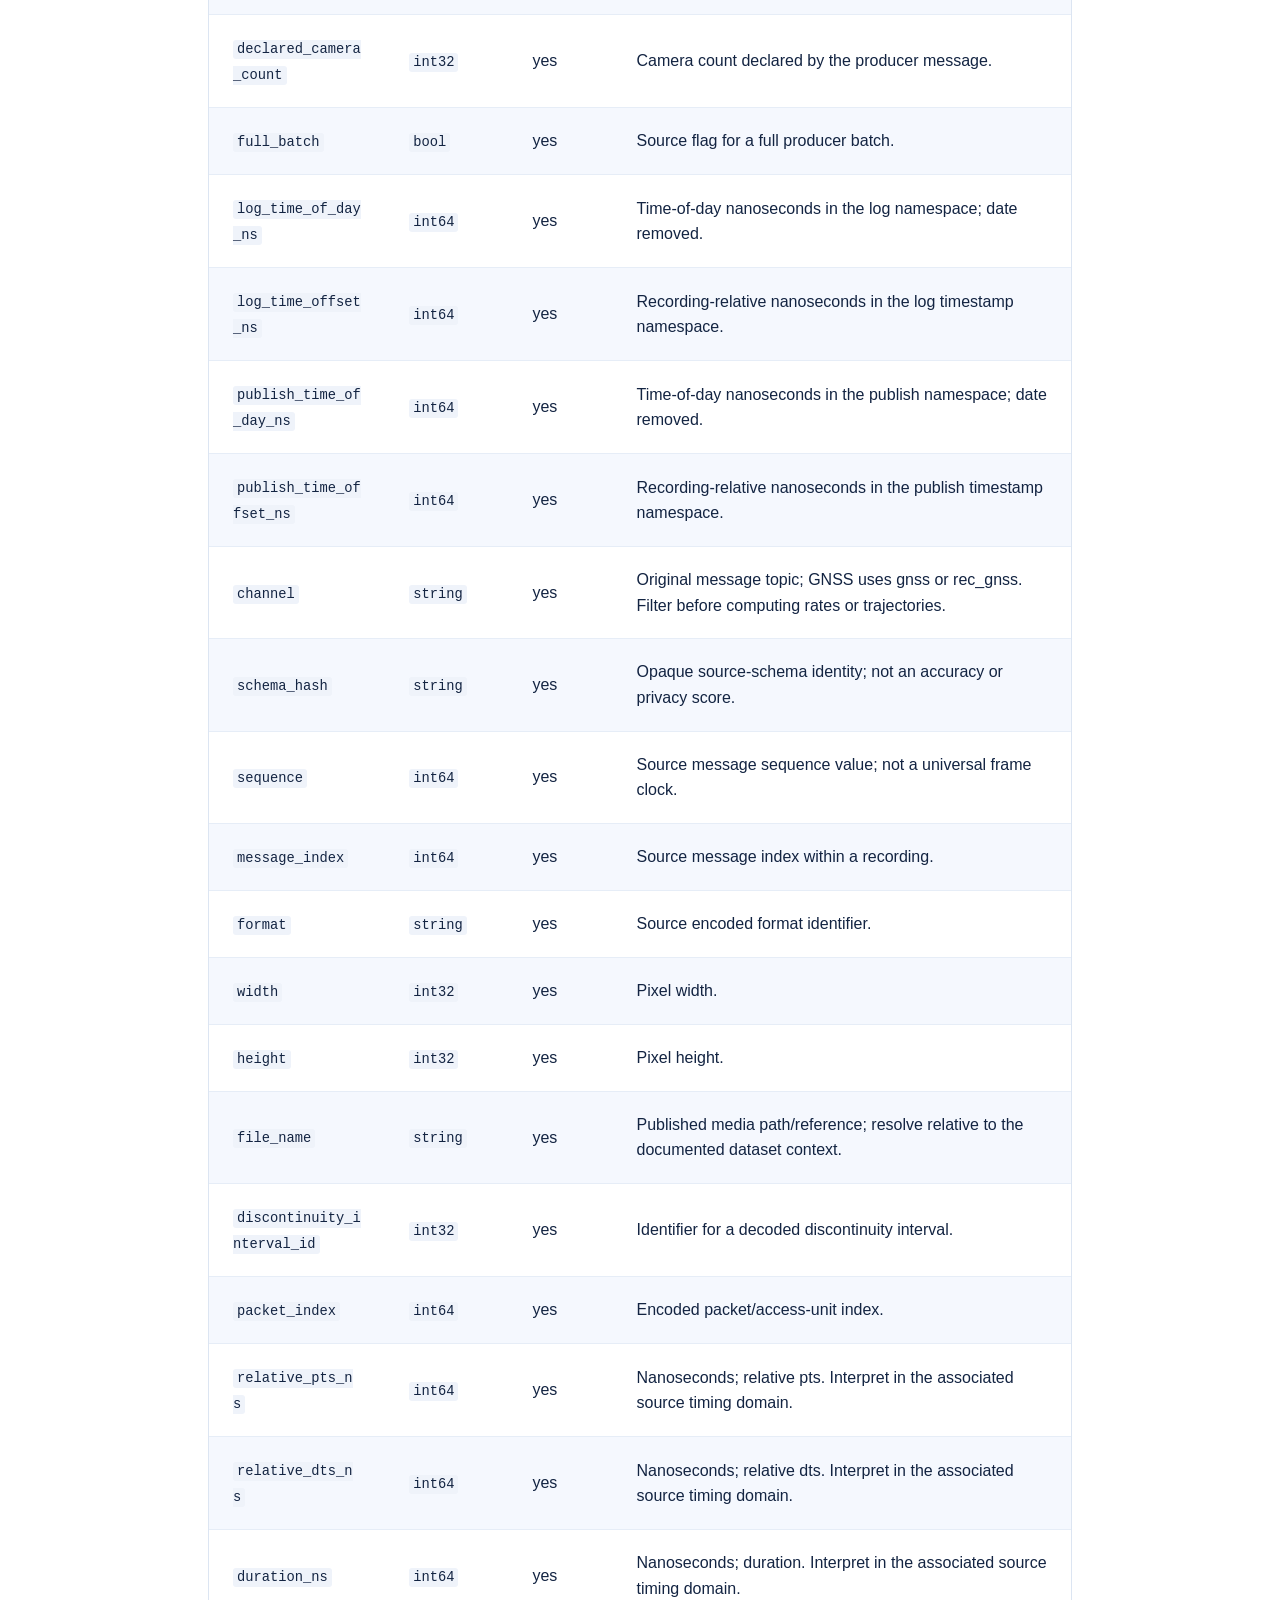
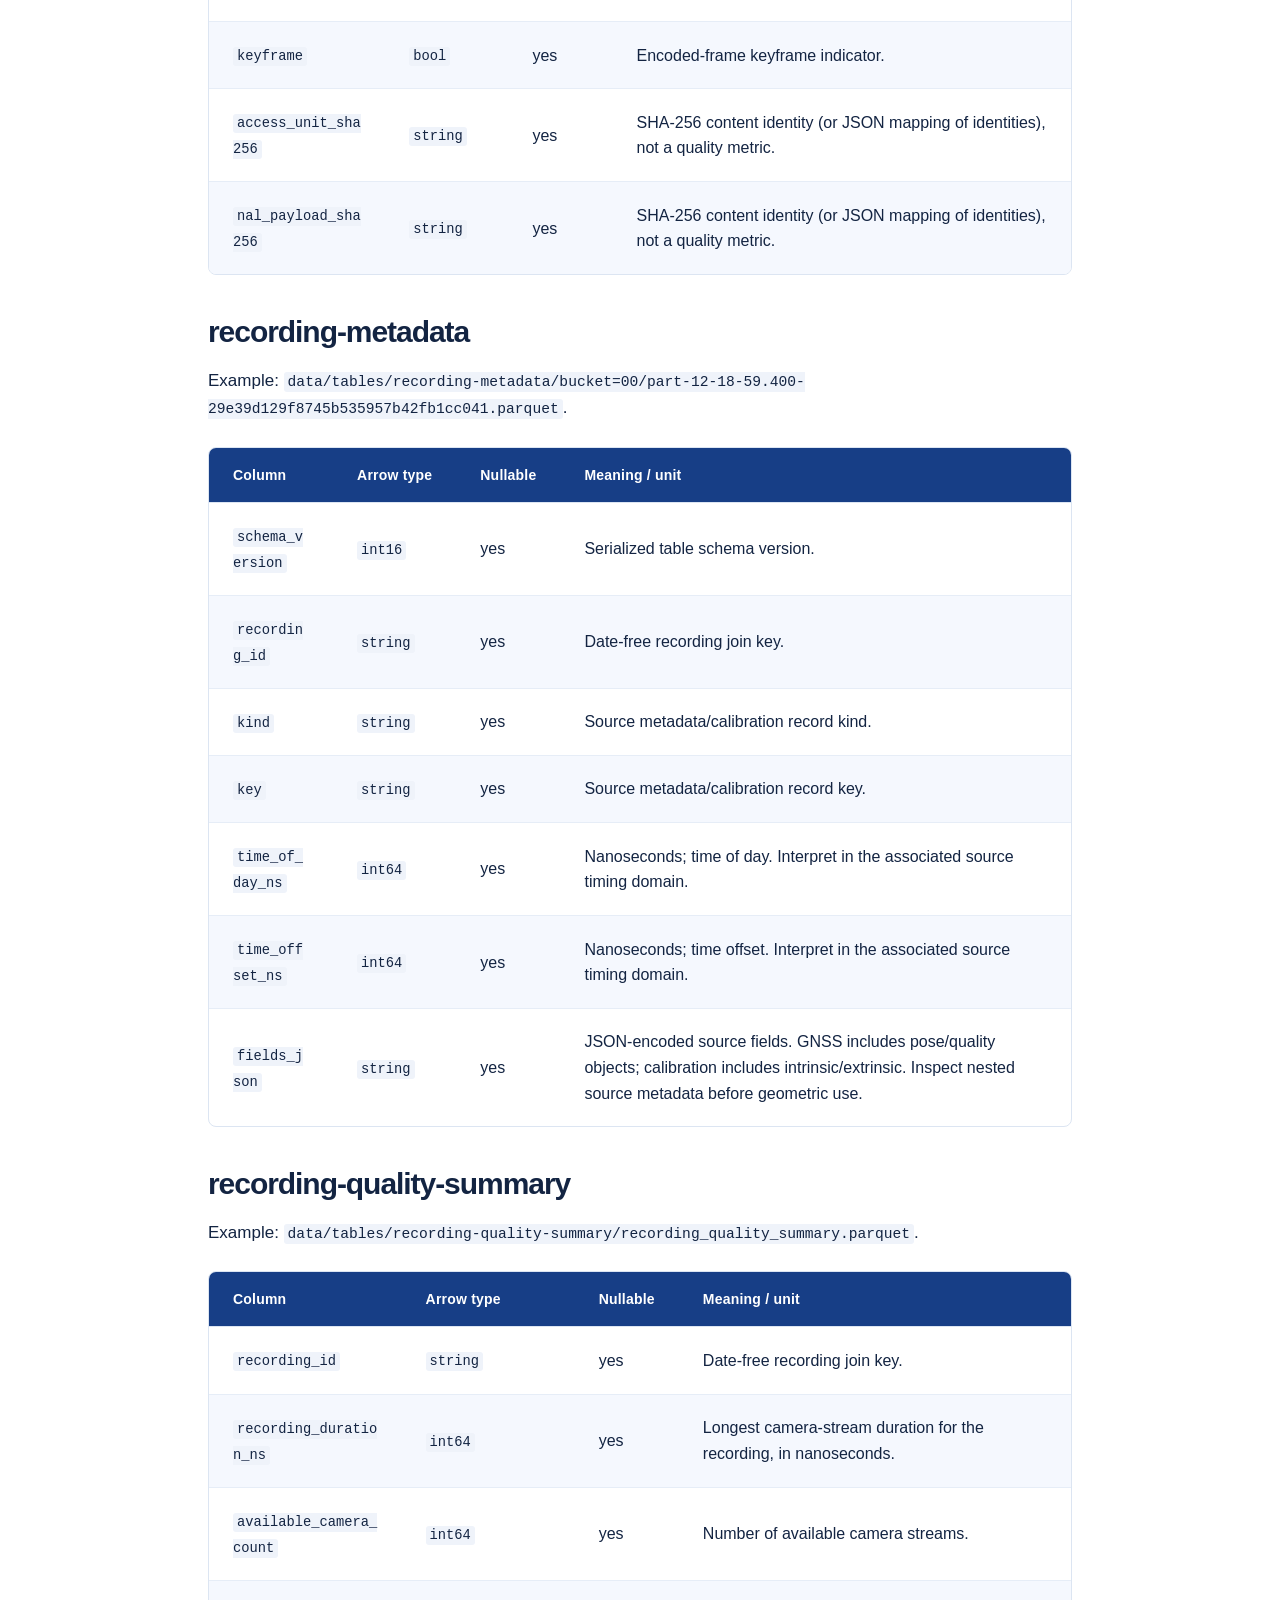
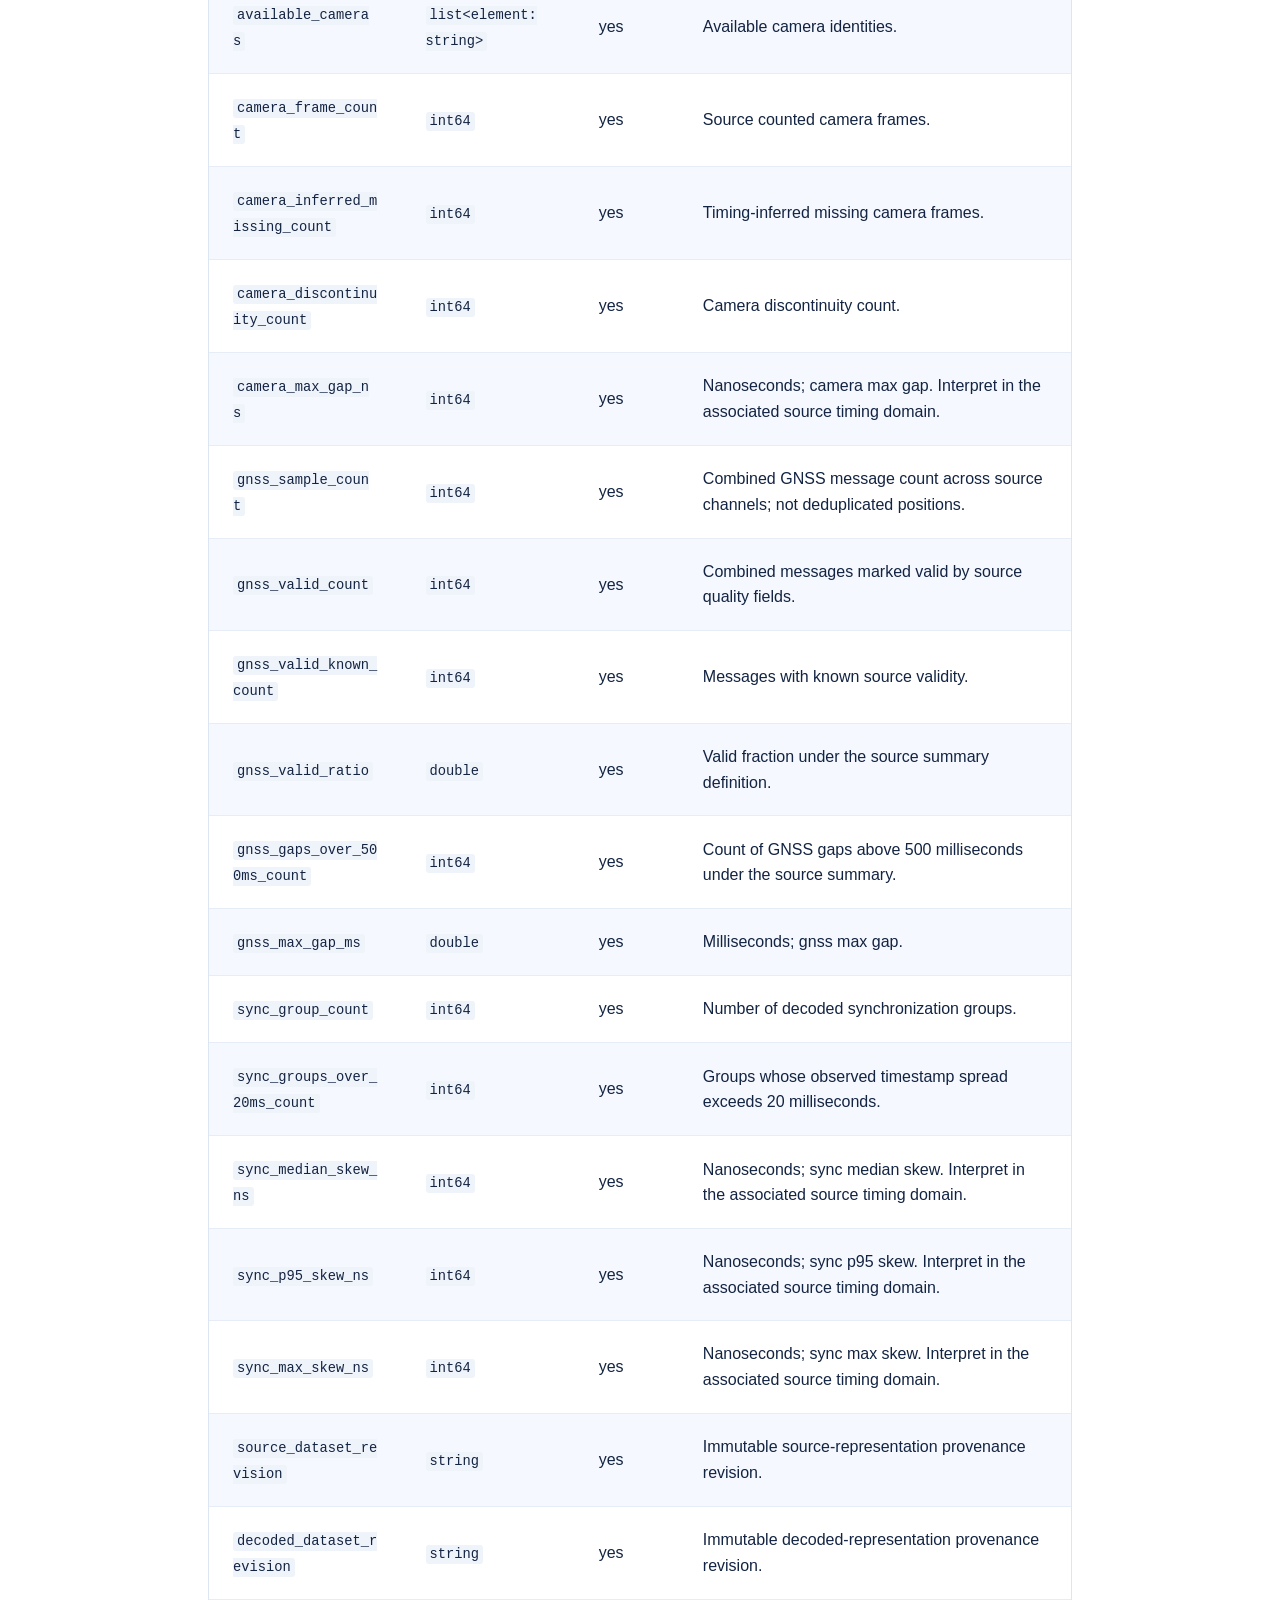
<file: collateral/TABLE_COLUMN_DICTIONARY.html>
<!doctype html><html lang="en"><head><meta charset="utf-8"><meta name="viewport" content="width=device-width,initial-scale=1"><title>Column dictionary for normalized source tables — INDUS-AD</title><link rel="stylesheet" href="../styles.css"></head><body><main class="doc-page"><a href="../index.html#resources">Back to INDUS-AD resources</a><p class="doc-source">Publisher reference, retrieved 21 November 2026. Dataset source revision: <code>4b414d527a2971ee9baebe2745447f95ac1fc535</code>. <a href="TABLE_COLUMN_DICTIONARY.md">Download Markdown</a>.</p><h1 id="column-dictionary-for-normalized-source-tables">Column dictionary for normalized source tables</h1>
<p>Inspected representative Parquet footers at revision <code>473b9ea659064ac13f63b11b9d6b77829ded6b6d</code> on 16 October 2026. This dictionary covers all ten <code>data/tables/</code> families plus frame-label and dense-index tables. Per-file Arrow schemas remain authoritative where optional fields vary. Nullability means permitted by the inspected schema, not measured non-null coverage. JSON payloads preserve source-defined nested fields; they are not replaced with invented enumerations or units.</p>
<p>Time-of-day fields are nanoseconds without capture date. Offset fields are recording-relative values in their own timestamp domain; do not assume different domains interchangeable. Exact joins require recording/camera/channel identity and compatible published timestamps. The frame-label <code>split</code> field is a legacy sampling-group label; its folders now use <code>sample_group=</code> and no benchmark split is asserted.</p>
<h2 id="auxiliary-messages">auxiliary-messages</h2>
<p>Example: <code>data/tables/auxiliary-messages/bucket=00/part-12-18-59.400-29e39d129f8745b535957b42fb1cc041.parquet</code>.</p>
<table>
<thead>
<tr>
<th>Column</th>
<th>Arrow type</th>
<th>Nullable</th>
<th>Meaning / unit</th>
</tr>
</thead>
<tbody>
<tr>
<td><code>schema_version</code></td>
<td><code>int16</code></td>
<td>yes</td>
<td>Serialized table schema version.</td>
</tr>
<tr>
<td><code>recording_id</code></td>
<td><code>string</code></td>
<td>yes</td>
<td>Date-free recording join key.</td>
</tr>
<tr>
<td><code>log_time_of_day_ns</code></td>
<td><code>int64</code></td>
<td>yes</td>
<td>Time-of-day nanoseconds in the log namespace; date removed.</td>
</tr>
<tr>
<td><code>log_time_offset_ns</code></td>
<td><code>int64</code></td>
<td>yes</td>
<td>Recording-relative nanoseconds in the log timestamp namespace.</td>
</tr>
<tr>
<td><code>publish_time_of_day_ns</code></td>
<td><code>int64</code></td>
<td>yes</td>
<td>Time-of-day nanoseconds in the publish namespace; date removed.</td>
</tr>
<tr>
<td><code>publish_time_offset_ns</code></td>
<td><code>int64</code></td>
<td>yes</td>
<td>Recording-relative nanoseconds in the publish timestamp namespace.</td>
</tr>
<tr>
<td><code>channel</code></td>
<td><code>string</code></td>
<td>yes</td>
<td>Original message topic; GNSS uses gnss or rec_gnss. Filter before computing rates or trajectories.</td>
</tr>
<tr>
<td><code>schema_name</code></td>
<td><code>string</code></td>
<td>yes</td>
<td>Source field schema name. Meaning must be interpreted within the associated record schema.</td>
</tr>
<tr>
<td><code>schema_hash</code></td>
<td><code>string</code></td>
<td>yes</td>
<td>Opaque source-schema identity; not an accuracy or privacy score.</td>
</tr>
<tr>
<td><code>sequence</code></td>
<td><code>int64</code></td>
<td>yes</td>
<td>Source message sequence value; not a universal frame clock.</td>
</tr>
<tr>
<td><code>fields_json</code></td>
<td><code>string</code></td>
<td>yes</td>
<td>JSON-encoded source fields. GNSS includes pose/quality objects; calibration includes intrinsic/extrinsic. Inspect nested source metadata before geometric use.</td>
</tr>
</tbody>
</table>
<h2 id="calibrations">calibrations</h2>
<p>Example: <code>data/tables/calibrations/bucket=00/part-12-18-59.400-29e39d129f8745b535957b42fb1cc041.parquet</code>.</p>
<table>
<thead>
<tr>
<th>Column</th>
<th>Arrow type</th>
<th>Nullable</th>
<th>Meaning / unit</th>
</tr>
</thead>
<tbody>
<tr>
<td><code>schema_version</code></td>
<td><code>int16</code></td>
<td>yes</td>
<td>Serialized table schema version.</td>
</tr>
<tr>
<td><code>recording_id</code></td>
<td><code>string</code></td>
<td>yes</td>
<td>Date-free recording join key.</td>
</tr>
<tr>
<td><code>kind</code></td>
<td><code>string</code></td>
<td>yes</td>
<td>Source metadata/calibration record kind.</td>
</tr>
<tr>
<td><code>key</code></td>
<td><code>string</code></td>
<td>yes</td>
<td>Source metadata/calibration record key.</td>
</tr>
<tr>
<td><code>time_of_day_ns</code></td>
<td><code>int64</code></td>
<td>yes</td>
<td>Nanoseconds; time of day. Interpret in the associated source timing domain.</td>
</tr>
<tr>
<td><code>time_offset_ns</code></td>
<td><code>int64</code></td>
<td>yes</td>
<td>Nanoseconds; time offset. Interpret in the associated source timing domain.</td>
</tr>
<tr>
<td><code>fields_json</code></td>
<td><code>string</code></td>
<td>yes</td>
<td>JSON-encoded source fields. GNSS includes pose/quality objects; calibration includes intrinsic/extrinsic. Inspect nested source metadata before geometric use.</td>
</tr>
</tbody>
</table>
<h2 id="camera-frames">camera-frames</h2>
<p>Example: <code>data/tables/camera-frames/camera=cam_front/bucket=00/part-12-18-59.400-29e39d129f8745b535957b42fb1cc041.parquet</code>.</p>
<table>
<thead>
<tr>
<th>Column</th>
<th>Arrow type</th>
<th>Nullable</th>
<th>Meaning / unit</th>
</tr>
</thead>
<tbody>
<tr>
<td><code>schema_version</code></td>
<td><code>int16</code></td>
<td>yes</td>
<td>Serialized table schema version.</td>
</tr>
<tr>
<td><code>recording_id</code></td>
<td><code>string</code></td>
<td>yes</td>
<td>Date-free recording join key.</td>
</tr>
<tr>
<td><code>camera_index</code></td>
<td><code>int16</code></td>
<td>yes</td>
<td>Source camera index; use source_camera_name for identity.</td>
</tr>
<tr>
<td><code>source_camera_name</code></td>
<td><code>string</code></td>
<td>yes</td>
<td>Decoded camera identity; do not infer from array position.</td>
</tr>
<tr>
<td><code>camera_time_of_day_ns</code></td>
<td><code>int64</code></td>
<td>yes</td>
<td>Time-of-day nanoseconds in the camera namespace; date removed.</td>
</tr>
<tr>
<td><code>camera_time_offset_ns</code></td>
<td><code>int64</code></td>
<td>yes</td>
<td>Recording-relative nanoseconds in the camera timestamp namespace.</td>
</tr>
<tr>
<td><code>frame_id</code></td>
<td><code>int64</code></td>
<td>yes</td>
<td>Published frame identifier in its source namespace.</td>
</tr>
<tr>
<td><code>rec_frame_id</code></td>
<td><code>int64</code></td>
<td>yes</td>
<td>Recorded-path frame identifier; not interchangeable with frame_id.</td>
</tr>
<tr>
<td><code>rec_time_of_day_ns</code></td>
<td><code>int64</code></td>
<td>yes</td>
<td>Time-of-day nanoseconds in the rec namespace; date removed.</td>
</tr>
<tr>
<td><code>rec_time_offset_ns</code></td>
<td><code>int64</code></td>
<td>yes</td>
<td>Recording-relative nanoseconds in the rec timestamp namespace.</td>
</tr>
<tr>
<td><code>batch_time_of_day_ns</code></td>
<td><code>int64</code></td>
<td>yes</td>
<td>Time-of-day nanoseconds in the batch namespace; date removed.</td>
</tr>
<tr>
<td><code>batch_time_offset_ns</code></td>
<td><code>int64</code></td>
<td>yes</td>
<td>Recording-relative nanoseconds in the batch timestamp namespace.</td>
</tr>
<tr>
<td><code>declared_camera_count</code></td>
<td><code>int32</code></td>
<td>yes</td>
<td>Camera count declared by the producer message.</td>
</tr>
<tr>
<td><code>full_batch</code></td>
<td><code>bool</code></td>
<td>yes</td>
<td>Source flag for a full producer batch.</td>
</tr>
<tr>
<td><code>log_time_of_day_ns</code></td>
<td><code>int64</code></td>
<td>yes</td>
<td>Time-of-day nanoseconds in the log namespace; date removed.</td>
</tr>
<tr>
<td><code>log_time_offset_ns</code></td>
<td><code>int64</code></td>
<td>yes</td>
<td>Recording-relative nanoseconds in the log timestamp namespace.</td>
</tr>
<tr>
<td><code>publish_time_of_day_ns</code></td>
<td><code>int64</code></td>
<td>yes</td>
<td>Time-of-day nanoseconds in the publish namespace; date removed.</td>
</tr>
<tr>
<td><code>publish_time_offset_ns</code></td>
<td><code>int64</code></td>
<td>yes</td>
<td>Recording-relative nanoseconds in the publish timestamp namespace.</td>
</tr>
<tr>
<td><code>channel</code></td>
<td><code>string</code></td>
<td>yes</td>
<td>Original message topic; GNSS uses gnss or rec_gnss. Filter before computing rates or trajectories.</td>
</tr>
<tr>
<td><code>schema_hash</code></td>
<td><code>string</code></td>
<td>yes</td>
<td>Opaque source-schema identity; not an accuracy or privacy score.</td>
</tr>
<tr>
<td><code>sequence</code></td>
<td><code>int64</code></td>
<td>yes</td>
<td>Source message sequence value; not a universal frame clock.</td>
</tr>
<tr>
<td><code>message_index</code></td>
<td><code>int64</code></td>
<td>yes</td>
<td>Source message index within a recording.</td>
</tr>
<tr>
<td><code>format</code></td>
<td><code>string</code></td>
<td>yes</td>
<td>Source encoded format identifier.</td>
</tr>
<tr>
<td><code>width</code></td>
<td><code>int32</code></td>
<td>yes</td>
<td>Pixel width.</td>
</tr>
<tr>
<td><code>height</code></td>
<td><code>int32</code></td>
<td>yes</td>
<td>Pixel height.</td>
</tr>
<tr>
<td><code>file_name</code></td>
<td><code>string</code></td>
<td>yes</td>
<td>Published media path/reference; resolve relative to the documented dataset context.</td>
</tr>
<tr>
<td><code>discontinuity_interval_id</code></td>
<td><code>int32</code></td>
<td>yes</td>
<td>Identifier for a decoded discontinuity interval.</td>
</tr>
<tr>
<td><code>packet_index</code></td>
<td><code>int64</code></td>
<td>yes</td>
<td>Encoded packet/access-unit index.</td>
</tr>
<tr>
<td><code>relative_pts_ns</code></td>
<td><code>int64</code></td>
<td>yes</td>
<td>Nanoseconds; relative pts. Interpret in the associated source timing domain.</td>
</tr>
<tr>
<td><code>relative_dts_ns</code></td>
<td><code>int64</code></td>
<td>yes</td>
<td>Nanoseconds; relative dts. Interpret in the associated source timing domain.</td>
</tr>
<tr>
<td><code>duration_ns</code></td>
<td><code>int64</code></td>
<td>yes</td>
<td>Nanoseconds; duration. Interpret in the associated source timing domain.</td>
</tr>
<tr>
<td><code>keyframe</code></td>
<td><code>bool</code></td>
<td>yes</td>
<td>Encoded-frame keyframe indicator.</td>
</tr>
<tr>
<td><code>access_unit_sha256</code></td>
<td><code>string</code></td>
<td>yes</td>
<td>SHA-256 content identity (or JSON mapping of identities), not a quality metric.</td>
</tr>
<tr>
<td><code>nal_payload_sha256</code></td>
<td><code>string</code></td>
<td>yes</td>
<td>SHA-256 content identity (or JSON mapping of identities), not a quality metric.</td>
</tr>
</tbody>
</table>
<h2 id="camera-messages">camera-messages</h2>
<p>Example: <code>data/tables/camera-messages/bucket=00/part-12-18-59.400-29e39d129f8745b535957b42fb1cc041.parquet</code>.</p>
<table>
<thead>
<tr>
<th>Column</th>
<th>Arrow type</th>
<th>Nullable</th>
<th>Meaning / unit</th>
</tr>
</thead>
<tbody>
<tr>
<td><code>schema_version</code></td>
<td><code>int16</code></td>
<td>yes</td>
<td>Serialized table schema version.</td>
</tr>
<tr>
<td><code>recording_id</code></td>
<td><code>string</code></td>
<td>yes</td>
<td>Date-free recording join key.</td>
</tr>
<tr>
<td><code>message_index</code></td>
<td><code>int64</code></td>
<td>yes</td>
<td>Source message index within a recording.</td>
</tr>
<tr>
<td><code>log_time_of_day_ns</code></td>
<td><code>int64</code></td>
<td>yes</td>
<td>Time-of-day nanoseconds in the log namespace; date removed.</td>
</tr>
<tr>
<td><code>log_time_offset_ns</code></td>
<td><code>int64</code></td>
<td>yes</td>
<td>Recording-relative nanoseconds in the log timestamp namespace.</td>
</tr>
<tr>
<td><code>publish_time_of_day_ns</code></td>
<td><code>int64</code></td>
<td>yes</td>
<td>Time-of-day nanoseconds in the publish namespace; date removed.</td>
</tr>
<tr>
<td><code>publish_time_offset_ns</code></td>
<td><code>int64</code></td>
<td>yes</td>
<td>Recording-relative nanoseconds in the publish timestamp namespace.</td>
</tr>
<tr>
<td><code>channel</code></td>
<td><code>string</code></td>
<td>yes</td>
<td>Original message topic; GNSS uses gnss or rec_gnss. Filter before computing rates or trajectories.</td>
</tr>
<tr>
<td><code>sequence</code></td>
<td><code>int64</code></td>
<td>yes</td>
<td>Source message sequence value; not a universal frame clock.</td>
</tr>
<tr>
<td><code>schema_hash</code></td>
<td><code>string</code></td>
<td>yes</td>
<td>Opaque source-schema identity; not an accuracy or privacy score.</td>
</tr>
<tr>
<td><code>declared_camera_count</code></td>
<td><code>int32</code></td>
<td>yes</td>
<td>Camera count declared by the producer message.</td>
</tr>
<tr>
<td><code>full_batch</code></td>
<td><code>bool</code></td>
<td>yes</td>
<td>Source flag for a full producer batch.</td>
</tr>
<tr>
<td><code>fields_json</code></td>
<td><code>string</code></td>
<td>yes</td>
<td>JSON-encoded source fields. GNSS includes pose/quality objects; calibration includes intrinsic/extrinsic. Inspect nested source metadata before geometric use.</td>
</tr>
<tr>
<td><code>access_unit_sha256_json</code></td>
<td><code>string</code></td>
<td>yes</td>
<td>SHA-256 content identity (or JSON mapping of identities), not a quality metric.</td>
</tr>
<tr>
<td><code>nal_payload_sha256_json</code></td>
<td><code>string</code></td>
<td>yes</td>
<td>SHA-256 content identity (or JSON mapping of identities), not a quality metric.</td>
</tr>
</tbody>
</table>
<h2 id="gap-events">gap-events</h2>
<p>Example: <code>data/tables/gap-events/bucket=00/part-12-18-59.400-29e39d129f8745b535957b42fb1cc041.parquet</code>.</p>
<table>
<thead>
<tr>
<th>Column</th>
<th>Arrow type</th>
<th>Nullable</th>
<th>Meaning / unit</th>
</tr>
</thead>
<tbody>
<tr>
<td><code>schema_version</code></td>
<td><code>int16</code></td>
<td>yes</td>
<td>Serialized table schema version.</td>
</tr>
<tr>
<td><code>recording_id</code></td>
<td><code>string</code></td>
<td>yes</td>
<td>Date-free recording join key.</td>
</tr>
<tr>
<td><code>scope</code></td>
<td><code>string</code></td>
<td>yes</td>
<td>Gap-event scope.</td>
</tr>
<tr>
<td><code>camera</code></td>
<td><code>string</code></td>
<td>yes</td>
<td>Camera identity associated with the gap, when populated.</td>
</tr>
<tr>
<td><code>previous_time_of_day_ns</code></td>
<td><code>int64</code></td>
<td>yes</td>
<td>Time-of-day nanoseconds in the previous namespace; date removed.</td>
</tr>
<tr>
<td><code>previous_time_offset_ns</code></td>
<td><code>int64</code></td>
<td>yes</td>
<td>Recording-relative nanoseconds in the previous timestamp namespace.</td>
</tr>
<tr>
<td><code>next_time_of_day_ns</code></td>
<td><code>int64</code></td>
<td>yes</td>
<td>Time-of-day nanoseconds in the next namespace; date removed.</td>
</tr>
<tr>
<td><code>next_time_offset_ns</code></td>
<td><code>int64</code></td>
<td>yes</td>
<td>Recording-relative nanoseconds in the next timestamp namespace.</td>
</tr>
<tr>
<td><code>previous_frame_id</code></td>
<td><code>int64</code></td>
<td>yes</td>
<td>Source field previous frame id. Meaning must be interpreted within the associated record schema.</td>
</tr>
<tr>
<td><code>next_frame_id</code></td>
<td><code>int64</code></td>
<td>yes</td>
<td>Source field next frame id. Meaning must be interpreted within the associated record schema.</td>
</tr>
<tr>
<td><code>inferred_missing_count</code></td>
<td><code>int64</code></td>
<td>yes</td>
<td>Count inferred missing from timing; not directly observed missing image content.</td>
</tr>
<tr>
<td><code>gap_duration_ns</code></td>
<td><code>int64</code></td>
<td>yes</td>
<td>Nanoseconds; gap duration. Interpret in the associated source timing domain.</td>
</tr>
<tr>
<td><code>discontinuity_interval_id</code></td>
<td><code>int32</code></td>
<td>yes</td>
<td>Identifier for a decoded discontinuity interval.</td>
</tr>
</tbody>
</table>
<h2 id="gnss">gnss</h2>
<p>Example: <code>data/tables/gnss/bucket=00/part-12-18-59.400-29e39d129f8745b535957b42fb1cc041.parquet</code>.</p>
<table>
<thead>
<tr>
<th>Column</th>
<th>Arrow type</th>
<th>Nullable</th>
<th>Meaning / unit</th>
</tr>
</thead>
<tbody>
<tr>
<td><code>schema_version</code></td>
<td><code>int16</code></td>
<td>yes</td>
<td>Serialized table schema version.</td>
</tr>
<tr>
<td><code>recording_id</code></td>
<td><code>string</code></td>
<td>yes</td>
<td>Date-free recording join key.</td>
</tr>
<tr>
<td><code>log_time_of_day_ns</code></td>
<td><code>int64</code></td>
<td>yes</td>
<td>Time-of-day nanoseconds in the log namespace; date removed.</td>
</tr>
<tr>
<td><code>log_time_offset_ns</code></td>
<td><code>int64</code></td>
<td>yes</td>
<td>Recording-relative nanoseconds in the log timestamp namespace.</td>
</tr>
<tr>
<td><code>publish_time_of_day_ns</code></td>
<td><code>int64</code></td>
<td>yes</td>
<td>Time-of-day nanoseconds in the publish namespace; date removed.</td>
</tr>
<tr>
<td><code>publish_time_offset_ns</code></td>
<td><code>int64</code></td>
<td>yes</td>
<td>Recording-relative nanoseconds in the publish timestamp namespace.</td>
</tr>
<tr>
<td><code>channel</code></td>
<td><code>string</code></td>
<td>yes</td>
<td>Original message topic; GNSS uses gnss or rec_gnss. Filter before computing rates or trajectories.</td>
</tr>
<tr>
<td><code>schema_hash</code></td>
<td><code>string</code></td>
<td>yes</td>
<td>Opaque source-schema identity; not an accuracy or privacy score.</td>
</tr>
<tr>
<td><code>sequence</code></td>
<td><code>int64</code></td>
<td>yes</td>
<td>Source message sequence value; not a universal frame clock.</td>
</tr>
<tr>
<td><code>fields_json</code></td>
<td><code>string</code></td>
<td>yes</td>
<td>JSON-encoded source fields. GNSS includes pose/quality objects; calibration includes intrinsic/extrinsic. Inspect nested source metadata before geometric use.</td>
</tr>
</tbody>
</table>
<h2 id="keyframes">keyframes</h2>
<p>Example: <code>data/tables/keyframes/camera=cam_front/bucket=00/part-12-18-59.400-29e39d129f8745b535957b42fb1cc041.parquet</code>.</p>
<table>
<thead>
<tr>
<th>Column</th>
<th>Arrow type</th>
<th>Nullable</th>
<th>Meaning / unit</th>
</tr>
</thead>
<tbody>
<tr>
<td><code>schema_version</code></td>
<td><code>int16</code></td>
<td>yes</td>
<td>Serialized table schema version.</td>
</tr>
<tr>
<td><code>recording_id</code></td>
<td><code>string</code></td>
<td>yes</td>
<td>Date-free recording join key.</td>
</tr>
<tr>
<td><code>camera_index</code></td>
<td><code>int16</code></td>
<td>yes</td>
<td>Source camera index; use source_camera_name for identity.</td>
</tr>
<tr>
<td><code>source_camera_name</code></td>
<td><code>string</code></td>
<td>yes</td>
<td>Decoded camera identity; do not infer from array position.</td>
</tr>
<tr>
<td><code>camera_time_of_day_ns</code></td>
<td><code>int64</code></td>
<td>yes</td>
<td>Time-of-day nanoseconds in the camera namespace; date removed.</td>
</tr>
<tr>
<td><code>camera_time_offset_ns</code></td>
<td><code>int64</code></td>
<td>yes</td>
<td>Recording-relative nanoseconds in the camera timestamp namespace.</td>
</tr>
<tr>
<td><code>frame_id</code></td>
<td><code>int64</code></td>
<td>yes</td>
<td>Published frame identifier in its source namespace.</td>
</tr>
<tr>
<td><code>rec_frame_id</code></td>
<td><code>int64</code></td>
<td>yes</td>
<td>Recorded-path frame identifier; not interchangeable with frame_id.</td>
</tr>
<tr>
<td><code>rec_time_of_day_ns</code></td>
<td><code>int64</code></td>
<td>yes</td>
<td>Time-of-day nanoseconds in the rec namespace; date removed.</td>
</tr>
<tr>
<td><code>rec_time_offset_ns</code></td>
<td><code>int64</code></td>
<td>yes</td>
<td>Recording-relative nanoseconds in the rec timestamp namespace.</td>
</tr>
<tr>
<td><code>batch_time_of_day_ns</code></td>
<td><code>int64</code></td>
<td>yes</td>
<td>Time-of-day nanoseconds in the batch namespace; date removed.</td>
</tr>
<tr>
<td><code>batch_time_offset_ns</code></td>
<td><code>int64</code></td>
<td>yes</td>
<td>Recording-relative nanoseconds in the batch timestamp namespace.</td>
</tr>
<tr>
<td><code>declared_camera_count</code></td>
<td><code>int32</code></td>
<td>yes</td>
<td>Camera count declared by the producer message.</td>
</tr>
<tr>
<td><code>full_batch</code></td>
<td><code>bool</code></td>
<td>yes</td>
<td>Source flag for a full producer batch.</td>
</tr>
<tr>
<td><code>log_time_of_day_ns</code></td>
<td><code>int64</code></td>
<td>yes</td>
<td>Time-of-day nanoseconds in the log namespace; date removed.</td>
</tr>
<tr>
<td><code>log_time_offset_ns</code></td>
<td><code>int64</code></td>
<td>yes</td>
<td>Recording-relative nanoseconds in the log timestamp namespace.</td>
</tr>
<tr>
<td><code>publish_time_of_day_ns</code></td>
<td><code>int64</code></td>
<td>yes</td>
<td>Time-of-day nanoseconds in the publish namespace; date removed.</td>
</tr>
<tr>
<td><code>publish_time_offset_ns</code></td>
<td><code>int64</code></td>
<td>yes</td>
<td>Recording-relative nanoseconds in the publish timestamp namespace.</td>
</tr>
<tr>
<td><code>channel</code></td>
<td><code>string</code></td>
<td>yes</td>
<td>Original message topic; GNSS uses gnss or rec_gnss. Filter before computing rates or trajectories.</td>
</tr>
<tr>
<td><code>schema_hash</code></td>
<td><code>string</code></td>
<td>yes</td>
<td>Opaque source-schema identity; not an accuracy or privacy score.</td>
</tr>
<tr>
<td><code>sequence</code></td>
<td><code>int64</code></td>
<td>yes</td>
<td>Source message sequence value; not a universal frame clock.</td>
</tr>
<tr>
<td><code>message_index</code></td>
<td><code>int64</code></td>
<td>yes</td>
<td>Source message index within a recording.</td>
</tr>
<tr>
<td><code>format</code></td>
<td><code>string</code></td>
<td>yes</td>
<td>Source encoded format identifier.</td>
</tr>
<tr>
<td><code>width</code></td>
<td><code>int32</code></td>
<td>yes</td>
<td>Pixel width.</td>
</tr>
<tr>
<td><code>height</code></td>
<td><code>int32</code></td>
<td>yes</td>
<td>Pixel height.</td>
</tr>
<tr>
<td><code>file_name</code></td>
<td><code>string</code></td>
<td>yes</td>
<td>Published media path/reference; resolve relative to the documented dataset context.</td>
</tr>
<tr>
<td><code>discontinuity_interval_id</code></td>
<td><code>int32</code></td>
<td>yes</td>
<td>Identifier for a decoded discontinuity interval.</td>
</tr>
<tr>
<td><code>packet_index</code></td>
<td><code>int64</code></td>
<td>yes</td>
<td>Encoded packet/access-unit index.</td>
</tr>
<tr>
<td><code>relative_pts_ns</code></td>
<td><code>int64</code></td>
<td>yes</td>
<td>Nanoseconds; relative pts. Interpret in the associated source timing domain.</td>
</tr>
<tr>
<td><code>relative_dts_ns</code></td>
<td><code>int64</code></td>
<td>yes</td>
<td>Nanoseconds; relative dts. Interpret in the associated source timing domain.</td>
</tr>
<tr>
<td><code>duration_ns</code></td>
<td><code>int64</code></td>
<td>yes</td>
<td>Nanoseconds; duration. Interpret in the associated source timing domain.</td>
</tr>
<tr>
<td><code>keyframe</code></td>
<td><code>bool</code></td>
<td>yes</td>
<td>Encoded-frame keyframe indicator.</td>
</tr>
<tr>
<td><code>access_unit_sha256</code></td>
<td><code>string</code></td>
<td>yes</td>
<td>SHA-256 content identity (or JSON mapping of identities), not a quality metric.</td>
</tr>
<tr>
<td><code>nal_payload_sha256</code></td>
<td><code>string</code></td>
<td>yes</td>
<td>SHA-256 content identity (or JSON mapping of identities), not a quality metric.</td>
</tr>
</tbody>
</table>
<h2 id="recording-metadata">recording-metadata</h2>
<p>Example: <code>data/tables/recording-metadata/bucket=00/part-12-18-59.400-29e39d129f8745b535957b42fb1cc041.parquet</code>.</p>
<table>
<thead>
<tr>
<th>Column</th>
<th>Arrow type</th>
<th>Nullable</th>
<th>Meaning / unit</th>
</tr>
</thead>
<tbody>
<tr>
<td><code>schema_version</code></td>
<td><code>int16</code></td>
<td>yes</td>
<td>Serialized table schema version.</td>
</tr>
<tr>
<td><code>recording_id</code></td>
<td><code>string</code></td>
<td>yes</td>
<td>Date-free recording join key.</td>
</tr>
<tr>
<td><code>kind</code></td>
<td><code>string</code></td>
<td>yes</td>
<td>Source metadata/calibration record kind.</td>
</tr>
<tr>
<td><code>key</code></td>
<td><code>string</code></td>
<td>yes</td>
<td>Source metadata/calibration record key.</td>
</tr>
<tr>
<td><code>time_of_day_ns</code></td>
<td><code>int64</code></td>
<td>yes</td>
<td>Nanoseconds; time of day. Interpret in the associated source timing domain.</td>
</tr>
<tr>
<td><code>time_offset_ns</code></td>
<td><code>int64</code></td>
<td>yes</td>
<td>Nanoseconds; time offset. Interpret in the associated source timing domain.</td>
</tr>
<tr>
<td><code>fields_json</code></td>
<td><code>string</code></td>
<td>yes</td>
<td>JSON-encoded source fields. GNSS includes pose/quality objects; calibration includes intrinsic/extrinsic. Inspect nested source metadata before geometric use.</td>
</tr>
</tbody>
</table>
<h2 id="recording-quality-summary">recording-quality-summary</h2>
<p>Example: <code>data/tables/recording-quality-summary/recording_quality_summary.parquet</code>.</p>
<table>
<thead>
<tr>
<th>Column</th>
<th>Arrow type</th>
<th>Nullable</th>
<th>Meaning / unit</th>
</tr>
</thead>
<tbody>
<tr>
<td><code>recording_id</code></td>
<td><code>string</code></td>
<td>yes</td>
<td>Date-free recording join key.</td>
</tr>
<tr>
<td><code>recording_duration_ns</code></td>
<td><code>int64</code></td>
<td>yes</td>
<td>Longest camera-stream duration for the recording, in nanoseconds.</td>
</tr>
<tr>
<td><code>available_camera_count</code></td>
<td><code>int64</code></td>
<td>yes</td>
<td>Number of available camera streams.</td>
</tr>
<tr>
<td><code>available_cameras</code></td>
<td><code>list&lt;element: string&gt;</code></td>
<td>yes</td>
<td>Available camera identities.</td>
</tr>
<tr>
<td><code>camera_frame_count</code></td>
<td><code>int64</code></td>
<td>yes</td>
<td>Source counted camera frames.</td>
</tr>
<tr>
<td><code>camera_inferred_missing_count</code></td>
<td><code>int64</code></td>
<td>yes</td>
<td>Timing-inferred missing camera frames.</td>
</tr>
<tr>
<td><code>camera_discontinuity_count</code></td>
<td><code>int64</code></td>
<td>yes</td>
<td>Camera discontinuity count.</td>
</tr>
<tr>
<td><code>camera_max_gap_ns</code></td>
<td><code>int64</code></td>
<td>yes</td>
<td>Nanoseconds; camera max gap. Interpret in the associated source timing domain.</td>
</tr>
<tr>
<td><code>gnss_sample_count</code></td>
<td><code>int64</code></td>
<td>yes</td>
<td>Combined GNSS message count across source channels; not deduplicated positions.</td>
</tr>
<tr>
<td><code>gnss_valid_count</code></td>
<td><code>int64</code></td>
<td>yes</td>
<td>Combined messages marked valid by source quality fields.</td>
</tr>
<tr>
<td><code>gnss_valid_known_count</code></td>
<td><code>int64</code></td>
<td>yes</td>
<td>Messages with known source validity.</td>
</tr>
<tr>
<td><code>gnss_valid_ratio</code></td>
<td><code>double</code></td>
<td>yes</td>
<td>Valid fraction under the source summary definition.</td>
</tr>
<tr>
<td><code>gnss_gaps_over_500ms_count</code></td>
<td><code>int64</code></td>
<td>yes</td>
<td>Count of GNSS gaps above 500 milliseconds under the source summary.</td>
</tr>
<tr>
<td><code>gnss_max_gap_ms</code></td>
<td><code>double</code></td>
<td>yes</td>
<td>Milliseconds; gnss max gap.</td>
</tr>
<tr>
<td><code>sync_group_count</code></td>
<td><code>int64</code></td>
<td>yes</td>
<td>Number of decoded synchronization groups.</td>
</tr>
<tr>
<td><code>sync_groups_over_20ms_count</code></td>
<td><code>int64</code></td>
<td>yes</td>
<td>Groups whose observed timestamp spread exceeds 20 milliseconds.</td>
</tr>
<tr>
<td><code>sync_median_skew_ns</code></td>
<td><code>int64</code></td>
<td>yes</td>
<td>Nanoseconds; sync median skew. Interpret in the associated source timing domain.</td>
</tr>
<tr>
<td><code>sync_p95_skew_ns</code></td>
<td><code>int64</code></td>
<td>yes</td>
<td>Nanoseconds; sync p95 skew. Interpret in the associated source timing domain.</td>
</tr>
<tr>
<td><code>sync_max_skew_ns</code></td>
<td><code>int64</code></td>
<td>yes</td>
<td>Nanoseconds; sync max skew. Interpret in the associated source timing domain.</td>
</tr>
<tr>
<td><code>source_dataset_revision</code></td>
<td><code>string</code></td>
<td>yes</td>
<td>Immutable source-representation provenance revision.</td>
</tr>
<tr>
<td><code>decoded_dataset_revision</code></td>
<td><code>string</code></td>
<td>yes</td>
<td>Immutable decoded-representation provenance revision.</td>
</tr>
<tr>
<td><code>quality_schema_version</code></td>
<td><code>int64</code></td>
<td>yes</td>
<td>Version of the quality-summary schema.</td>
</tr>
</tbody>
</table>
<h2 id="sync-groups">sync-groups</h2>
<p>Example: <code>data/tables/sync-groups/bucket=00/part-12-18-59.400-29e39d129f8745b535957b42fb1cc041.parquet</code>.</p>
<table>
<thead>
<tr>
<th>Column</th>
<th>Arrow type</th>
<th>Nullable</th>
<th>Meaning / unit</th>
</tr>
</thead>
<tbody>
<tr>
<td><code>schema_version</code></td>
<td><code>int16</code></td>
<td>yes</td>
<td>Serialized table schema version.</td>
</tr>
<tr>
<td><code>recording_id</code></td>
<td><code>string</code></td>
<td>yes</td>
<td>Date-free recording join key.</td>
</tr>
<tr>
<td><code>group_index</code></td>
<td><code>int64</code></td>
<td>yes</td>
<td>Synchronization-group index.</td>
</tr>
<tr>
<td><code>start_time_of_day_ns</code></td>
<td><code>int64</code></td>
<td>yes</td>
<td>Time-of-day nanoseconds in the start namespace; date removed.</td>
</tr>
<tr>
<td><code>start_time_offset_ns</code></td>
<td><code>int64</code></td>
<td>yes</td>
<td>Recording-relative nanoseconds in the start timestamp namespace.</td>
</tr>
<tr>
<td><code>end_time_of_day_ns</code></td>
<td><code>int64</code></td>
<td>yes</td>
<td>Time-of-day nanoseconds in the end namespace; date removed.</td>
</tr>
<tr>
<td><code>end_time_offset_ns</code></td>
<td><code>int64</code></td>
<td>yes</td>
<td>Recording-relative nanoseconds in the end timestamp namespace.</td>
</tr>
<tr>
<td><code>nominal_period_ns</code></td>
<td><code>int64</code></td>
<td>yes</td>
<td>Nanoseconds; nominal period. Interpret in the associated source timing domain.</td>
</tr>
<tr>
<td><code>expected_cameras</code></td>
<td><code>list&lt;element: string&gt;</code></td>
<td>yes</td>
<td>Expected camera identities for the group.</td>
</tr>
<tr>
<td><code>available_cameras</code></td>
<td><code>list&lt;element: string&gt;</code></td>
<td>yes</td>
<td>Available camera identities.</td>
</tr>
<tr>
<td><code>late_start_cameras</code></td>
<td><code>list&lt;element: string&gt;</code></td>
<td>yes</td>
<td>Cameras classified as starting late.</td>
</tr>
<tr>
<td><code>early_end_cameras</code></td>
<td><code>list&lt;element: string&gt;</code></td>
<td>yes</td>
<td>Cameras classified as ending early.</td>
</tr>
<tr>
<td><code>observed_counts</code></td>
<td><code>list&lt;element: int64&gt;</code></td>
<td>yes</td>
<td>Per-camera observed counts.</td>
</tr>
<tr>
<td><code>missing_counts</code></td>
<td><code>list&lt;element: int64&gt;</code></td>
<td>yes</td>
<td>Per-camera inferred missing counts.</td>
</tr>
<tr>
<td><code>coverage_ratios</code></td>
<td><code>list&lt;element: double&gt;</code></td>
<td>yes</td>
<td>Per-camera coverage fractions.</td>
</tr>
<tr>
<td><code>maximum_skew_ns</code></td>
<td><code>int64</code></td>
<td>yes</td>
<td>Nanoseconds; maximum skew. Interpret in the associated source timing domain.</td>
</tr>
<tr>
<td><code>complete_strict</code></td>
<td><code>bool</code></td>
<td>yes</td>
<td>Strict completeness result under the source quality rule.</td>
</tr>
</tbody>
</table>
<h2 id="annotationsframe-labels">annotations/frame-labels</h2>
<p>Example: <code>data/annotations/camera/frame-labels/sample_group=test/part-0312a1165e8b12306b77174258fee89664bd3d54d1262e2c4554f20c14ee6e2a.parquet</code>.</p>
<table>
<thead>
<tr>
<th>Column</th>
<th>Arrow type</th>
<th>Nullable</th>
<th>Meaning / unit</th>
</tr>
</thead>
<tbody>
<tr>
<td><code>recording_id</code></td>
<td><code>string</code></td>
<td>no</td>
<td>Date-free recording join key.</td>
</tr>
<tr>
<td><code>camera_name</code></td>
<td><code>string</code></td>
<td>no</td>
<td>Named camera identity.</td>
</tr>
<tr>
<td><code>selected_time_of_day_ns</code></td>
<td><code>int64</code></td>
<td>yes</td>
<td>Time-of-day nanoseconds in the selected namespace; date removed.</td>
</tr>
<tr>
<td><code>recording_offset_ns</code></td>
<td><code>int64</code></td>
<td>yes</td>
<td>Recording-relative timestamp, nanoseconds, for the sampled frame.</td>
</tr>
<tr>
<td><code>frame_index</code></td>
<td><code>int64</code></td>
<td>yes</td>
<td>Frame index in the referenced camera sequence.</td>
</tr>
<tr>
<td><code>frame_id</code></td>
<td><code>string</code></td>
<td>no</td>
<td>Published frame identifier in its source namespace.</td>
</tr>
<tr>
<td><code>sample_kind</code></td>
<td><code>string</code></td>
<td>no</td>
<td>Source annotation sampling-kind label.</td>
</tr>
<tr>
<td><code>window_id</code></td>
<td><code>string</code></td>
<td>no</td>
<td>Sampling-window identifier.</td>
</tr>
<tr>
<td><code>split</code></td>
<td><code>string</code></td>
<td>no</td>
<td>Legacy source sampling group (train/validation/test), not an authored benchmark partition.</td>
</tr>
<tr>
<td><code>decoded_width</code></td>
<td><code>int32</code></td>
<td>yes</td>
<td>Decoded pixel width.</td>
</tr>
<tr>
<td><code>decoded_height</code></td>
<td><code>int32</code></td>
<td>yes</td>
<td>Decoded pixel height.</td>
</tr>
<tr>
<td><code>semantic_model_id</code></td>
<td><code>string</code></td>
<td>yes</td>
<td>Retained source provenance/attribution metadata; not an evaluation result. Required licensing disclosures remain applicable.</td>
</tr>
<tr>
<td><code>semantic_model_revision</code></td>
<td><code>string</code></td>
<td>yes</td>
<td>Retained source provenance/attribution metadata; not an evaluation result. Required licensing disclosures remain applicable.</td>
</tr>
<tr>
<td><code>semantic_checkpoint_sha256</code></td>
<td><code>string</code></td>
<td>yes</td>
<td>Retained source provenance/attribution metadata; not an evaluation result. Required licensing disclosures remain applicable.</td>
</tr>
<tr>
<td><code>semantic_fractions</code></td>
<td><code>list&lt;element: struct&lt;class_id: int16, fraction: float&gt;&gt;</code></td>
<td>yes</td>
<td>List of class_id/fraction entries; machine-generated class-area fractions, not human truth.</td>
</tr>
<tr>
<td><code>drivable_fraction</code></td>
<td><code>float</code></td>
<td>yes</td>
<td>Machine-generated class-area fraction; not human ground truth.</td>
</tr>
<tr>
<td><code>lane_marking_fraction</code></td>
<td><code>float</code></td>
<td>yes</td>
<td>Machine-generated class-area fraction; not human ground truth.</td>
</tr>
<tr>
<td><code>person_rider_fraction</code></td>
<td><code>float</code></td>
<td>yes</td>
<td>Machine-generated class-area fraction; not human ground truth.</td>
</tr>
<tr>
<td><code>two_wheeler_fraction</code></td>
<td><code>float</code></td>
<td>yes</td>
<td>Machine-generated class-area fraction; not human ground truth.</td>
</tr>
<tr>
<td><code>four_wheeler_fraction</code></td>
<td><code>float</code></td>
<td>yes</td>
<td>Machine-generated class-area fraction; not human ground truth.</td>
</tr>
<tr>
<td><code>building_fraction</code></td>
<td><code>float</code></td>
<td>yes</td>
<td>Machine-generated class-area fraction; not human ground truth.</td>
</tr>
<tr>
<td><code>vegetation_fraction</code></td>
<td><code>float</code></td>
<td>yes</td>
<td>Machine-generated class-area fraction; not human ground truth.</td>
</tr>
<tr>
<td><code>sky_fraction</code></td>
<td><code>float</code></td>
<td>yes</td>
<td>Machine-generated class-area fraction; not human ground truth.</td>
</tr>
<tr>
<td><code>depth_model_id</code></td>
<td><code>string</code></td>
<td>yes</td>
<td>Retained source provenance/attribution metadata; not an evaluation result. Required licensing disclosures remain applicable.</td>
</tr>
<tr>
<td><code>depth_model_revision</code></td>
<td><code>string</code></td>
<td>yes</td>
<td>Retained source provenance/attribution metadata; not an evaluation result. Required licensing disclosures remain applicable.</td>
</tr>
<tr>
<td><code>depth_checkpoint_sha256</code></td>
<td><code>string</code></td>
<td>yes</td>
<td>Retained source provenance/attribution metadata; not an evaluation result. Required licensing disclosures remain applicable.</td>
</tr>
<tr>
<td><code>depth_normalization_min</code></td>
<td><code>float</code></td>
<td>yes</td>
<td>Source depth-map normalization bound; interpret with its encoding metadata.</td>
</tr>
<tr>
<td><code>depth_normalization_max</code></td>
<td><code>float</code></td>
<td>yes</td>
<td>Source depth-map normalization bound; interpret with its encoding metadata.</td>
</tr>
<tr>
<td><code>depth_p10</code></td>
<td><code>float</code></td>
<td>yes</td>
<td>Machine-generated metric-depth percentile, metres; not measured sensor depth.</td>
</tr>
<tr>
<td><code>depth_p50</code></td>
<td><code>float</code></td>
<td>yes</td>
<td>Machine-generated metric-depth percentile, metres; not measured sensor depth.</td>
</tr>
<tr>
<td><code>depth_p90</code></td>
<td><code>float</code></td>
<td>yes</td>
<td>Machine-generated metric-depth percentile, metres; not measured sensor depth.</td>
</tr>
<tr>
<td><code>weather_model_id</code></td>
<td><code>string</code></td>
<td>yes</td>
<td>Retained source provenance/attribution metadata; not an evaluation result. Required licensing disclosures remain applicable.</td>
</tr>
<tr>
<td><code>weather_model_revision</code></td>
<td><code>string</code></td>
<td>yes</td>
<td>Retained source provenance/attribution metadata; not an evaluation result. Required licensing disclosures remain applicable.</td>
</tr>
<tr>
<td><code>weather_clear_probability</code></td>
<td><code>float</code></td>
<td>yes</td>
<td>Machine-generated condition score; not a validated calibrated probability.</td>
</tr>
<tr>
<td><code>weather_overcast_probability</code></td>
<td><code>float</code></td>
<td>yes</td>
<td>Machine-generated condition score; not a validated calibrated probability.</td>
</tr>
<tr>
<td><code>weather_rain_probability</code></td>
<td><code>float</code></td>
<td>yes</td>
<td>Machine-generated condition score; not a validated calibrated probability.</td>
</tr>
<tr>
<td><code>weather_fog_probability</code></td>
<td><code>float</code></td>
<td>yes</td>
<td>Machine-generated condition score; not a validated calibrated probability.</td>
</tr>
<tr>
<td><code>weather_low_light_probability</code></td>
<td><code>float</code></td>
<td>yes</td>
<td>Machine-generated condition score; not a validated calibrated probability.</td>
</tr>
<tr>
<td><code>weather_uncertain_mixed_probability</code></td>
<td><code>float</code></td>
<td>yes</td>
<td>Machine-generated condition score; not a validated calibrated probability.</td>
</tr>
<tr>
<td><code>weather_label</code></td>
<td><code>string</code></td>
<td>yes</td>
<td>Weak condition label.</td>
</tr>
<tr>
<td><code>weather_confidence</code></td>
<td><code>float</code></td>
<td>yes</td>
<td>Source score for selected weak label; not calibrated accuracy.</td>
</tr>
<tr>
<td><code>weather_margin</code></td>
<td><code>float</code></td>
<td>yes</td>
<td>Source score separation; not calibrated uncertainty.</td>
</tr>
<tr>
<td><code>weather_uncertain</code></td>
<td><code>bool</code></td>
<td>yes</td>
<td>Source weak-label uncertainty flag.</td>
</tr>
<tr>
<td><code>luminance_mean</code></td>
<td><code>float</code></td>
<td>yes</td>
<td>Source image-quality statistic; scale/threshold follows the annotation schema, not a human quality label.</td>
</tr>
<tr>
<td><code>luminance_p05</code></td>
<td><code>float</code></td>
<td>yes</td>
<td>Source image-quality statistic; scale/threshold follows the annotation schema, not a human quality label.</td>
</tr>
<tr>
<td><code>luminance_p95</code></td>
<td><code>float</code></td>
<td>yes</td>
<td>Source image-quality statistic; scale/threshold follows the annotation schema, not a human quality label.</td>
</tr>
<tr>
<td><code>contrast_std</code></td>
<td><code>float</code></td>
<td>yes</td>
<td>Source image-quality statistic; scale/threshold follows the annotation schema, not a human quality label.</td>
</tr>
<tr>
<td><code>saturation_mean</code></td>
<td><code>float</code></td>
<td>yes</td>
<td>Source image-quality statistic; scale/threshold follows the annotation schema, not a human quality label.</td>
</tr>
<tr>
<td><code>laplacian_variance</code></td>
<td><code>float</code></td>
<td>yes</td>
<td>Source image-quality statistic; scale/threshold follows the annotation schema, not a human quality label.</td>
</tr>
<tr>
<td><code>dark_fraction</code></td>
<td><code>float</code></td>
<td>yes</td>
<td>Machine-generated class-area fraction; not human ground truth.</td>
</tr>
<tr>
<td><code>overexposed_fraction</code></td>
<td><code>float</code></td>
<td>yes</td>
<td>Machine-generated class-area fraction; not human ground truth.</td>
</tr>
<tr>
<td><code>semantic_file_name</code></td>
<td><code>string</code></td>
<td>yes</td>
<td>Referenced artifact file name/path in the source annotation record.</td>
</tr>
<tr>
<td><code>semantic_byte_size</code></td>
<td><code>int64</code></td>
<td>yes</td>
<td>Artifact byte count.</td>
</tr>
<tr>
<td><code>semantic_sha256</code></td>
<td><code>string</code></td>
<td>yes</td>
<td>SHA-256 content identity (or JSON mapping of identities), not a quality metric.</td>
</tr>
<tr>
<td><code>depth_file_name</code></td>
<td><code>string</code></td>
<td>yes</td>
<td>Referenced artifact file name/path in the source annotation record.</td>
</tr>
<tr>
<td><code>depth_byte_size</code></td>
<td><code>int64</code></td>
<td>yes</td>
<td>Artifact byte count.</td>
</tr>
<tr>
<td><code>depth_sha256</code></td>
<td><code>string</code></td>
<td>yes</td>
<td>SHA-256 content identity (or JSON mapping of identities), not a quality metric.</td>
</tr>
<tr>
<td><code>status</code></td>
<td><code>string</code></td>
<td>no</td>
<td>Source processing status; not privacy approval.</td>
</tr>
<tr>
<td><code>error_type</code></td>
<td><code>string</code></td>
<td>yes</td>
<td>Source processing error category, when present.</td>
</tr>
<tr>
<td><code>error_message</code></td>
<td><code>string</code></td>
<td>yes</td>
<td>Source processing diagnostic, when present.</td>
</tr>
<tr>
<td><code>semantic_archive_path</code></td>
<td><code>string</code></td>
<td>yes</td>
<td>Published dense archive path.</td>
</tr>
<tr>
<td><code>semantic_archive_member</code></td>
<td><code>string</code></td>
<td>yes</td>
<td>Member path inside the corresponding dense archive.</td>
</tr>
<tr>
<td><code>depth_archive_path</code></td>
<td><code>string</code></td>
<td>yes</td>
<td>Published dense archive path.</td>
</tr>
<tr>
<td><code>depth_archive_member</code></td>
<td><code>string</code></td>
<td>yes</td>
<td>Member path inside the corresponding dense archive.</td>
</tr>
</tbody>
</table>
<h2 id="annotationsdense-index">annotations/dense-index</h2>
<p>Example: <code>data/annotations/camera/dense-index/part-shard-0153c796105695e336f6f136046da2f002c09423d4f743e83ace14413215cb33.parquet</code>.</p>
<table>
<thead>
<tr>
<th>Column</th>
<th>Arrow type</th>
<th>Nullable</th>
<th>Meaning / unit</th>
</tr>
</thead>
<tbody>
<tr>
<td><code>artifact_kind</code></td>
<td><code>string</code></td>
<td>yes</td>
<td>Dense artifact kind (semantic/depth as present).</td>
</tr>
<tr>
<td><code>camera_name</code></td>
<td><code>string</code></td>
<td>yes</td>
<td>Named camera identity.</td>
</tr>
<tr>
<td><code>dtype</code></td>
<td><code>string</code></td>
<td>yes</td>
<td>Dense member numeric encoding.</td>
</tr>
<tr>
<td><code>frame_index</code></td>
<td><code>int64</code></td>
<td>yes</td>
<td>Frame index in the referenced camera sequence.</td>
</tr>
<tr>
<td><code>height</code></td>
<td><code>int64</code></td>
<td>yes</td>
<td>Pixel height.</td>
</tr>
<tr>
<td><code>member_path</code></td>
<td><code>string</code></td>
<td>yes</td>
<td>Member path within a dense archive.</td>
</tr>
<tr>
<td><code>payload_bytes</code></td>
<td><code>int64</code></td>
<td>yes</td>
<td>Artifact byte count.</td>
</tr>
<tr>
<td><code>payload_sha256</code></td>
<td><code>string</code></td>
<td>yes</td>
<td>SHA-256 content identity (or JSON mapping of identities), not a quality metric.</td>
</tr>
<tr>
<td><code>recording_id</code></td>
<td><code>string</code></td>
<td>yes</td>
<td>Date-free recording join key.</td>
</tr>
<tr>
<td><code>recording_offset_ns</code></td>
<td><code>int64</code></td>
<td>yes</td>
<td>Recording-relative timestamp, nanoseconds, for the sampled frame.</td>
</tr>
<tr>
<td><code>shard_path</code></td>
<td><code>string</code></td>
<td>yes</td>
<td>Published dense archive path.</td>
</tr>
<tr>
<td><code>width</code></td>
<td><code>int64</code></td>
<td>yes</td>
<td>Pixel width.</td>
</tr>
</tbody>
</table>
<h2 id="nested-calibration-and-gnss-fields">Nested calibration and GNSS fields</h2>
<p>The inspected calibration <code>fields_json</code> contains <code>intrinsic</code> and <code>extrinsic</code>; obtain per-camera parameters and transforms there rather than substituting nominal lens specifications. GNSS <code>fields_json</code> contains the decoded pose fields; the flattened Viewer column dictionary in <a href="DATASET_SCHEMA.html">DATASET_SCHEMA.md</a> lists exposed position, velocity, orientation, validity, and RTK fields. It is a projection, not the normalized GNSS source schema.</p>
<h2 id="producer-confirmed-seven-camera-extrinsics">Producer-confirmed seven-camera extrinsics</h2>
<p>Every existing camera row in <code>data/tables/calibrations/</code> adds the non-null <code>calibrated_extrinsics</code> struct. Original columns and source JSON remain unchanged. This includes explicit camera identity, signed yaw/tilt, rig and front-reference camera centres in millimetres, and row-major homogeneous transforms with named direction. The tilted front camera is +4 degrees downward. The rig axes are X left, Y forward, Z up; the front reference subtracts [0,0,1546] mm and is not an optical frame. See <a href="CAMERA_EXTRINSICS.html">the complete schema, equations, provenance and join rules</a>. Existing source <code>schema_version</code> values are retained; the additive model is identified by its own <code>calibration_id</code>.</p>
<h2 id="devkit-camera-timing-and-partial-recordings">Devkit camera timing and partial recordings</h2>
<p>For every recording, the devkit defaults to camera payload <code>rec_timestamp</code> (<code>rec_time_offset_ns</code>) for camera selection, synchronization and exported times, and main <code>gnss</code> payload <code>timestamp</code> (<code>time_offset_ns</code>) for GNSS. Untimed quality-flagged GNSS messages define excluded gaps; leading portions can be trimmed from an export without rejecting the whole recording. Raw table fields and annotation source identities are unchanged. See <a href="DEVKIT_TIMING_POLICY.html">exact fields and trimming policy</a>.</p></main></body></html>
</file>
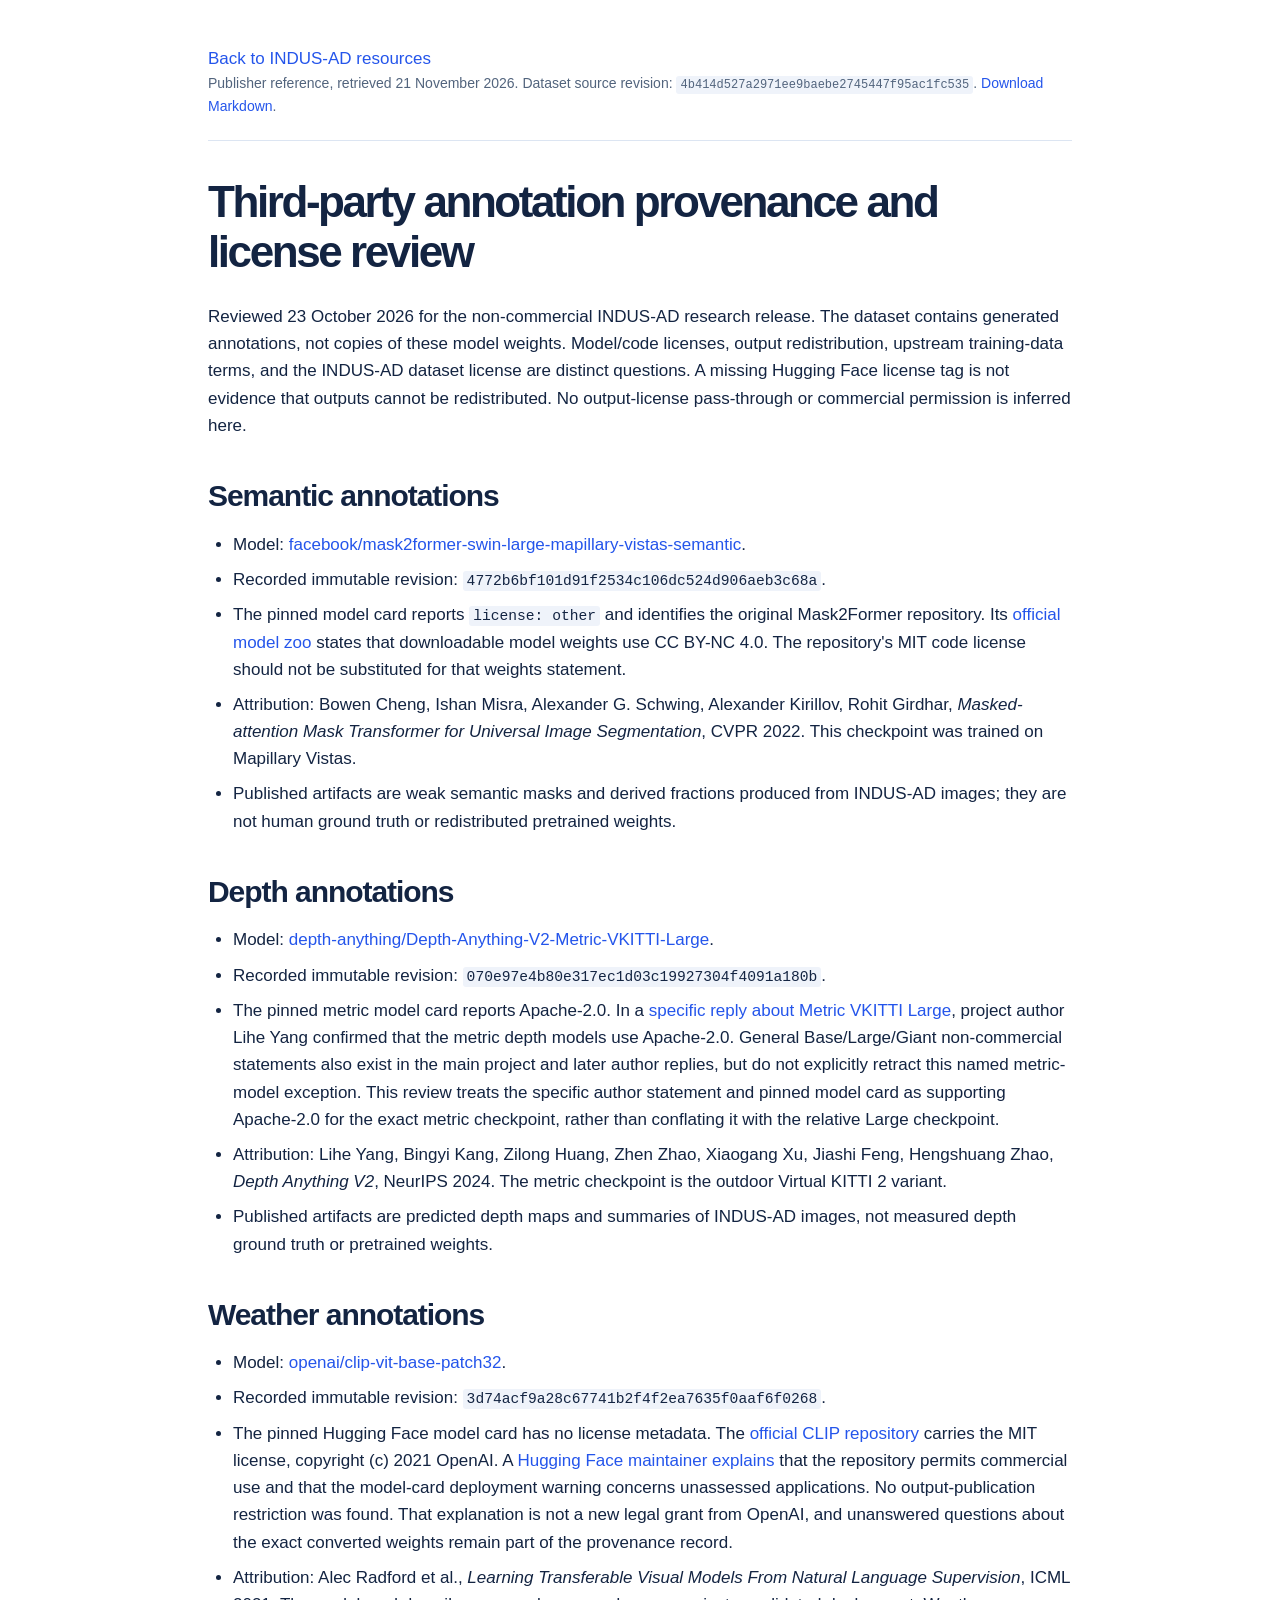
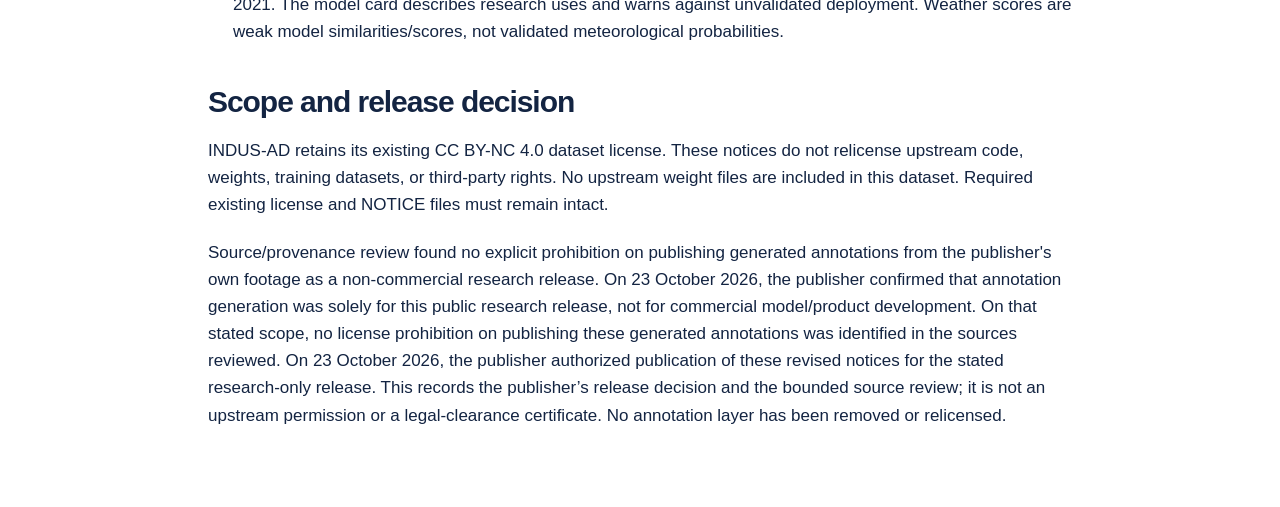
<file: collateral/THIRD_PARTY_NOTICES.html>
<!doctype html><html lang="en"><head><meta charset="utf-8"><meta name="viewport" content="width=device-width,initial-scale=1"><title>Third-party annotation provenance and license review — INDUS-AD</title><link rel="stylesheet" href="../styles.css"></head><body><main class="doc-page"><a href="../index.html#resources">Back to INDUS-AD resources</a><p class="doc-source">Publisher reference, retrieved 21 November 2026. Dataset source revision: <code>4b414d527a2971ee9baebe2745447f95ac1fc535</code>. <a href="THIRD_PARTY_NOTICES.md">Download Markdown</a>.</p><h1 id="third-party-annotation-provenance-and-license-review">Third-party annotation provenance and license review</h1>
<p>Reviewed 23 October 2026 for the non-commercial INDUS-AD research release. The dataset contains generated annotations, not copies of these model weights. Model/code licenses, output redistribution, upstream training-data terms, and the INDUS-AD dataset license are distinct questions. A missing Hugging Face license tag is not evidence that outputs cannot be redistributed. No output-license pass-through or commercial permission is inferred here.</p>
<h2 id="semantic-annotations">Semantic annotations</h2>
<ul>
<li>Model: <a href="https://huggingface.co/facebook/mask2former-swin-large-mapillary-vistas-semantic/tree/4772b6bf101d91f2534c106dc524d906aeb3c68a">facebook/mask2former-swin-large-mapillary-vistas-semantic</a>.</li>
<li>Recorded immutable revision: <code>4772b6bf101d91f2534c106dc524d906aeb3c68a</code>.</li>
<li>The pinned model card reports <code>license: other</code> and identifies the original Mask2Former repository. Its <a href="https://github.com/facebookresearch/Mask2Former/blob/main/MODEL_ZOO.md#license">official model zoo</a> states that downloadable model weights use CC BY-NC 4.0. The repository's MIT code license should not be substituted for that weights statement.</li>
<li>Attribution: Bowen Cheng, Ishan Misra, Alexander G. Schwing, Alexander Kirillov, Rohit Girdhar, <em>Masked-attention Mask Transformer for Universal Image Segmentation</em>, CVPR 2022. This checkpoint was trained on Mapillary Vistas.</li>
<li>Published artifacts are weak semantic masks and derived fractions produced from INDUS-AD images; they are not human ground truth or redistributed pretrained weights.</li>
</ul>
<h2 id="depth-annotations">Depth annotations</h2>
<ul>
<li>Model: <a href="https://huggingface.co/depth-anything/Depth-Anything-V2-Metric-VKITTI-Large/tree/070e97e4b80e317ec1d03c19927304f4091a180b">depth-anything/Depth-Anything-V2-Metric-VKITTI-Large</a>.</li>
<li>Recorded immutable revision: <code>070e97e4b80e317ec1d03c19927304f4091a180b</code>.</li>
<li>The pinned metric model card reports Apache-2.0. In a <a href="https://github.com/LiheYoung/Depth-Anything/issues/191#issuecomment-2169113532">specific reply about Metric VKITTI Large</a>, project author Lihe Yang confirmed that the metric depth models use Apache-2.0. General Base/Large/Giant non-commercial statements also exist in the main project and later author replies, but do not explicitly retract this named metric-model exception. This review treats the specific author statement and pinned model card as supporting Apache-2.0 for the exact metric checkpoint, rather than conflating it with the relative Large checkpoint.</li>
<li>Attribution: Lihe Yang, Bingyi Kang, Zilong Huang, Zhen Zhao, Xiaogang Xu, Jiashi Feng, Hengshuang Zhao, <em>Depth Anything V2</em>, NeurIPS 2024. The metric checkpoint is the outdoor Virtual KITTI 2 variant.</li>
<li>Published artifacts are predicted depth maps and summaries of INDUS-AD images, not measured depth ground truth or pretrained weights.</li>
</ul>
<h2 id="weather-annotations">Weather annotations</h2>
<ul>
<li>Model: <a href="https://huggingface.co/openai/clip-vit-base-patch32/tree/3d74acf9a28c67741b2f4f2ea7635f0aaf6f0268">openai/clip-vit-base-patch32</a>.</li>
<li>Recorded immutable revision: <code>3d74acf9a28c67741b2f4f2ea7635f0aaf6f0268</code>.</li>
<li>The pinned Hugging Face model card has no license metadata. The <a href="https://github.com/openai/CLIP/blob/main/LICENSE">official CLIP repository</a> carries the MIT license, copyright (c) 2021 OpenAI. A <a href="https://discuss.huggingface.co/t/question-regarding-clips-model-open-sourceness-and-commerciality/67501/2">Hugging Face maintainer explains</a> that the repository permits commercial use and that the model-card deployment warning concerns unassessed applications. No output-publication restriction was found. That explanation is not a new legal grant from OpenAI, and unanswered questions about the exact converted weights remain part of the provenance record.</li>
<li>Attribution: Alec Radford et al., <em>Learning Transferable Visual Models From Natural Language Supervision</em>, ICML 2021. The model card describes research uses and warns against unvalidated deployment. Weather scores are weak model similarities/scores, not validated meteorological probabilities.</li>
</ul>
<h2 id="scope-and-release-decision">Scope and release decision</h2>
<p>INDUS-AD retains its existing CC BY-NC 4.0 dataset license. These notices do not relicense upstream code, weights, training datasets, or third-party rights. No upstream weight files are included in this dataset. Required existing license and NOTICE files must remain intact.</p>
<p>Source/provenance review found no explicit prohibition on publishing generated annotations from the publisher's own footage as a non-commercial research release. On 23 October 2026, the publisher confirmed that annotation generation was solely for this public research release, not for commercial model/product development. On that stated scope, no license prohibition on publishing these generated annotations was identified in the sources reviewed. On 23 October 2026, the publisher authorized publication of these revised notices for the stated research-only release. This records the publisher’s release decision and the bounded source review; it is not an upstream permission or a legal-clearance certificate. No annotation layer has been removed or relicensed.</p></main></body></html>
</file>
<file: styles.css>
:root{--ink:#101820;--blue:#164bfa;--line:#d3d7df;--muted:#52606d;--navy:#091535}*{box-sizing:border-box}html{scroll-behavior:smooth;scroll-padding-top:30px}body{margin:0;background:#fff;color:var(--ink);font-family:Arial,Helvetica,sans-serif;font-size:17px;line-height:1.6}.wrap{width:min(1280px,calc(100% - 80px));margin-inline:auto}a{color:var(--blue);text-decoration:none}a:hover{text-decoration:underline;text-underline-offset:5px}a:focus-visible{outline:3px solid var(--blue);outline-offset:6px}.skip{position:absolute;top:-80px;left:20px;background:white;padding:12px;z-index:5}.skip:focus{top:10px}header{min-height:104px;display:flex;align-items:center;justify-content:space-between;border-bottom:1px solid var(--line)}.brand{display:flex;align-items:center}.brand img{width:220px;height:66px;object-fit:contain;object-position:left}nav{display:flex;gap:32px}header nav a{color:var(--ink);font-weight:600}h1,h2,h3,p,figure{margin:0}h1{font-size:clamp(48px,5.5vw,80px);line-height:1.01;letter-spacing:-.055em;font-weight:750}h2{font-size:clamp(32px,3vw,44px);line-height:1.12;letter-spacing:-.035em}h3{font-size:23px;line-height:1.3;letter-spacing:-.025em}p+p{margin-top:20px}.hero{display:grid;grid-template-columns:1fr 1.12fr;align-items:center;gap:54px;padding-top:74px;padding-bottom:76px}.lead{font-size:23px;line-height:1.45;margin-top:28px;max-width:490px}.actions{display:flex;flex-wrap:wrap;gap:14px;margin-top:36px}.button{display:inline-flex;align-items:center;justify-content:center;padding:15px 22px;background:var(--blue);color:white;border:1px solid var(--blue);font-size:17px;font-weight:700;line-height:1.4;transition:background .16s}.button:hover{background:#1036b7;text-decoration:none}.outline{color:var(--blue);background:white}.outline:hover{background:#eef2ff}.hero figure img{width:100%;height:auto;display:block}figcaption{font-size:14px;color:var(--muted);margin-top:12px}.features{border-top:1px solid var(--line);border-bottom:1px solid var(--line);padding-block:40px;display:grid;grid-template-columns:repeat(3,1fr);gap:44px}.features h2{font-size:25px;letter-spacing:-.03em;margin-bottom:15px}.story,.access{display:grid;grid-template-columns:.95fr 1.05fr;gap:100px;padding-block:90px}.story h2,.access h2{max-width:450px}.muted,.note{color:var(--muted)}.datasets{padding-top:20px;padding-bottom:65px}.datasets h2{margin-bottom:32px}.resource{display:grid;grid-template-columns:1fr 1.3fr auto;gap:24px;align-items:center;padding:22px 0;border-bottom:1px solid var(--line)}.resource a{font-weight:600}.note{font-size:15px;margin-top:20px}.research{padding-top:25px;padding-bottom:85px;display:grid;grid-template-columns:1fr 1fr;gap:72px;align-items:center}.research h2{margin-bottom:26px}.research img{display:block;width:100%;height:auto}.devkit{background:var(--navy);color:white;padding-block:64px}.devkit h2{max-width:1000px}.devkit p{max-width:900px;font-size:22px;margin-top:22px}.devkit .button{margin-top:28px}.light{background:white;color:var(--blue);border-color:white}.light:hover{background:#e9edff}.devkit .fine{font-size:14px;line-height:1.7;color:#c5cfe6;margin-top:26px}.text-link{display:inline-block;font-weight:700;margin-top:25px}footer{border-top:1px solid var(--line);padding-block:34px 44px;display:grid;grid-template-columns:1.2fr 1fr;gap:60px}footer strong{font-size:23px}footer p{font-size:14px;color:var(--muted);margin-top:12px}footer nav{font-size:15px;justify-content:flex-end;align-items:flex-start;gap:22px;flex-wrap:wrap}.sr-only{position:absolute;width:1px;height:1px;padding:0;margin:-1px;overflow:hidden;clip:rect(0,0,0,0);white-space:nowrap;border:0}@media(max-width:900px){.wrap{width:calc(100% - 40px)}.hero{gap:28px}.actions{gap:10px}.button{padding:13px 15px}.story,.access{gap:45px}.research{gap:35px}.features{gap:25px}footer{grid-template-columns:1fr}footer nav{justify-content:flex-start}}@media(max-width:620px){header{min-height:85px}.brand img{width:146px;height:45px}header nav{gap:16px;font-size:14px}.hero{grid-template-columns:1fr;padding-block:45px;gap:35px}h1{font-size:clamp(48px,11vw,68px)}.lead{font-size:21px}.actions{margin-top:26px}.features{grid-template-columns:1fr;gap:30px;padding-block:32px}.features h2{margin-bottom:10px}.story,.access,.research{grid-template-columns:1fr;gap:28px;padding-block:50px}.datasets{padding-block:15px 30px}.resource{grid-template-columns:1fr auto;gap:8px 16px}.resource h3{font-size:21px}.resource p{grid-column:1;grid-row:2;font-size:15px}.resource a{grid-column:2;grid-row:1 / 3;font-size:15px}.devkit{padding-block:45px}.devkit p{font-size:19px}footer{gap:24px}footer nav{gap:20px;font-size:14px}}@media(prefers-reduced-motion:reduce){html{scroll-behavior:auto}*{transition:none!important}}

/* Separate views of the original logo preserve its artwork and add breathing room. */
.brand{font-size:1px;gap:14em}.brand-symbol,.brand-wordmark{display:block;height:50em;background-image:url("assets/logo-sampled-perspective.png");background-repeat:no-repeat;background-size:220em 73.333em;flex-shrink:0}.brand-symbol{width:53em;background-position:-4em -12em}.brand-wordmark{width:160em;background-position:-58em -12em}@media(max-width:620px){.brand{font-size:.67px}}
.full-name{font-size:21px;line-height:1.45;font-weight:700;margin-top:26px;max-width:560px;letter-spacing:-.02em}.hero .lead{font-size:20px;margin-top:18px}.stats{display:grid;grid-template-columns:repeat(4,1fr);border-top:1px solid var(--line);border-bottom:1px solid var(--line);padding-block:32px;gap:26px}.stats strong{display:block;font-size:40px;line-height:1.2;letter-spacing:-.04em}.stats span{display:block;font-size:16px;color:var(--muted);margin-top:7px}.stat-note{font-size:14px;color:var(--muted);padding-top:18px}.contents{display:flex;flex-wrap:wrap;gap:12px 25px;padding-block:26px;border-bottom:1px solid var(--line);font-size:15px}.section{padding-block:70px;border-top:1px solid var(--line)}.section-heading{display:grid;grid-template-columns:1fr 1fr;gap:70px;margin-bottom:44px;align-items:start}.section-heading>p{color:var(--muted);font-size:20px}.section-deck{font-size:20px;line-height:1.5;color:var(--muted);margin-top:25px;max-width:850px}.story .section-deck{max-width:420px}.two-column{display:grid;grid-template-columns:1fr 1fr;gap:65px;align-items:start}.two-column h3,.media-pair h3,.access h3{margin-bottom:18px}.two-column p+h3,.access p+h3{margin-top:32px}.two-column img{width:100%;height:auto;display:block}.media-pair{display:grid;grid-template-columns:1.05fr 1fr;align-items:center;gap:65px;margin-top:60px}.media-pair img,.wide-media img{display:block;width:100%;height:auto}.wide-media{margin-top:45px}.wide-media img{max-height:670px;object-fit:contain;background:#091a28}.table-scroll{overflow-x:auto}table{border-collapse:collapse;width:100%;font-size:16px}caption{text-align:left;font-weight:700;font-size:20px;margin-bottom:20px}th,td{text-align:left;padding:15px 12px;border-bottom:1px solid var(--line)}th{background:#f3f6fc}code{font-family:ui-monospace,SFMono-Regular,Menlo,monospace;font-size:.86em;background:#eff3fa;padding:2px 4px;border-radius:3px;overflow-wrap:anywhere}.annotation-note{margin-top:45px;padding:30px 34px;border-left:3px solid var(--blue);background:#f4f7ff}.annotation-note h3{margin-bottom:16px}.annotation-note a{display:inline-block;margin-top:20px}.research-topics{display:grid;grid-template-columns:1fr 1fr;gap:40px 65px}.research-topics h3{margin-bottom:16px}.dataset-entry{display:grid;grid-template-columns:.65fr 1.35fr;gap:65px;padding-block:35px;border-bottom:1px solid var(--line)}.dataset-entry h3{font-size:29px}.dataset-kind{font-size:16px;color:var(--muted);margin-top:10px;max-width:270px}.dataset-entry a{display:inline-block;margin-top:18px;font-weight:700}.datasets .section-deck{margin-bottom:25px}.access-note{padding-left:18px;border-left:2px solid var(--blue);font-size:16px}.steps{padding:0;list-style:none;counter-reset:steps;display:grid;grid-template-columns:1fr 1fr;gap:35px 65px}.steps li{padding-top:20px;border-top:1px solid var(--line)}.steps h3{margin-bottom:15px}.devkit-details{display:grid;grid-template-columns:1fr 1fr;gap:65px;margin-top:45px}.devkit-details h3{color:white;font-size:25px}.devkit .devkit-details p{font-size:17px;margin-top:18px;color:#d9e1f1}.dark-outline{background:transparent;border-color:#a3b4da;color:white}.dark-outline:hover{background:#1d2d54}.devkit .fine a{color:#d6e2ff;text-decoration:underline;text-underline-offset:4px}.doc-list{border-top:1px solid var(--line)}.doc-list>a{display:grid;grid-template-columns:.7fr 1.3fr;gap:45px;padding:22px 0;border-bottom:1px solid var(--line)}.doc-list strong{font-size:20px}.doc-list span{color:var(--muted);font-size:16px}.doc-list>a:hover{background:#f5f7fc;text-decoration:none}.citation{border-top:1px solid var(--line);padding-block:55px 65px}.citation h2{font-size:32px;margin-bottom:25px}.citation p{max-width:960px}.access{padding-block:75px}.resource a,figcaption a{text-decoration:underline;text-underline-offset:3px}header nav{gap:25px}.doc-page{max-width:920px;margin:0 auto;padding:45px 28px 80px}.doc-page h1{font-size:44px;line-height:1.15;margin-block:36px 25px}.doc-page h2{font-size:30px;margin-block:40px 18px}.doc-page h3{margin-block:30px 15px}.doc-page pre{overflow:auto;padding:20px;background:#eff3fa;line-height:1.5}.doc-page pre code{padding:0}.doc-page ul,.doc-page ol{padding-left:25px}.doc-page li{margin-block:8px}.doc-page table{display:block;overflow-x:auto;margin-block:25px}.doc-page img{max-width:100%}.doc-source{font-size:14px;color:var(--muted);border-bottom:1px solid var(--line);padding-bottom:22px}.doc-page hr{border:0;border-top:1px solid var(--line);margin-block:35px}@media(max-width:900px){.section-heading,.two-column,.media-pair,.research-topics,.devkit-details{gap:35px}.dataset-entry{gap:35px}.stats strong{font-size:33px}.section{padding-block:50px}.hero{grid-template-columns:1fr 1fr;gap:30px}header nav{gap:17px;font-size:15px}.brand{font-size:.85px}.doc-list>a{gap:25px}}@media(max-width:620px){header{flex-wrap:wrap;gap:4px;padding-block:14px}header nav{font-size:13px;gap:14px}.brand{font-size:.64px}.hero{grid-template-columns:1fr}.full-name{font-size:20px;margin-top:23px}.hero .lead{font-size:19px}.stats{grid-template-columns:1fr 1fr;gap:26px}.stats strong{font-size:32px}.stats span{font-size:14px}.section-heading,.two-column,.media-pair,.research-topics,.dataset-entry,.steps,.devkit-details{grid-template-columns:1fr;gap:25px}.section-heading{margin-bottom:30px}.section-heading>p,.section-deck{font-size:18px}.media-pair{margin-top:35px}.dataset-entry{gap:18px}.dataset-entry h3{font-size:26px}.dataset-kind{max-width:none}.annotation-note{padding:23px 20px}.contents{font-size:14px;gap:12px 20px}.doc-list>a{grid-template-columns:1fr;gap:6px}.doc-list strong{font-size:19px}.citation h2{font-size:29px}.doc-page h1{font-size:34px}.doc-page{padding-inline:20px}.table-scroll td{min-width:125px}.wide-media{margin-top:30px}.doc-page pre{font-size:14px}.devkit-details{margin-top:30px}}

.photo-banner{margin-top:32px}.photo-banner>a{display:block}.photo-banner img{display:block;width:100%;height:auto}.photo-banner figcaption{margin-top:10px}.hero-banner-intro{grid-template-columns:1fr 1fr;align-items:start;padding-block:48px 58px;gap:65px}.hero-banner-intro h1{font-size:clamp(42px,4.6vw,68px);line-height:1.04}.hero-banner-intro .full-name{margin-top:0}.hero-banner-intro .actions{margin-top:24px}@media(max-width:620px){.photo-banner{margin-top:22px}.photo-banner figcaption{font-size:13px}.hero-banner-intro{grid-template-columns:1fr;gap:24px;padding-block:32px 40px}.hero-banner-intro h1{font-size:44px}.hero-banner-intro .full-name{font-size:19px}}

.photo-banner{width:100%;margin:0}.photo-banner img{width:100%;height:auto;display:block}.photo-banner>a{display:block}.hero-banner-intro{padding-top:52px}@media(max-width:620px){.photo-banner{margin:0;width:100%}.hero-banner-intro{padding-top:32px}}

.brand-text{display:flex;flex-direction:column;position:relative}.brand-author{font-size:12px;line-height:1.3;letter-spacing:.02em;color:var(--muted);margin-top:-10px;margin-left:1px;white-space:nowrap}.brand{align-items:center}.brand-symbol{align-self:center}@media(max-width:620px){.brand-author{font-size:10px;margin-top:-6px}.brand-text{padding-bottom:3px}}

.companion-metrics{display:grid;grid-template-columns:1fr 1fr;gap:50px;padding-block:30px;border-bottom:1px solid var(--line)}.companion-metric h2{font-size:19px;letter-spacing:-.02em;margin-bottom:22px}.companion-values{display:grid;grid-template-columns:repeat(3,1fr);gap:20px}.companion-values strong{display:block;font-size:28px;line-height:1.2;letter-spacing:-.035em}.companion-values span{display:block;font-size:14px;line-height:1.5;color:var(--muted);margin-top:8px}.companion-note{font-size:14px;color:var(--muted);padding-top:18px}.companion-note+.stat-note{padding-top:10px}@media(max-width:900px){.companion-metrics{gap:30px}.companion-values strong{font-size:24px}.companion-values{gap:12px}}@media(max-width:620px){.companion-metrics{grid-template-columns:1fr;gap:30px;padding-block:25px}.companion-metric+.companion-metric{padding-top:25px;border-top:1px solid var(--line)}.companion-values strong{font-size:25px}.companion-values span{font-size:13px}.companion-metric h2{margin-bottom:18px}}

.hero-author{font-size:16px;line-height:1.5;color:var(--muted);margin-top:10px}.hero-author+.lead{margin-top:18px}

.main-metrics-heading{grid-column:1 / -1;font-size:19px;line-height:1.2;letter-spacing:-.02em;margin-bottom:0}.stats{row-gap:22px}
.citation-toolbar{display:flex;justify-content:space-between;align-items:center;margin-top:28px;padding:16px 20px;background:#eff3fa;border:1px solid var(--line);border-bottom:0;font-size:15px}.citation-toolbar>span{font-weight:700}.citation-toolbar>div{display:flex;gap:20px;align-items:center}.citation-toolbar button{font:inherit;font-weight:600;border:1px solid var(--blue);background:var(--blue);color:white;padding:9px 14px;cursor:pointer}.citation-toolbar button:hover{background:#1036b7}.citation-toolbar button:focus-visible{outline:3px solid var(--blue);outline-offset:4px}.citation-code{margin:0;padding:24px 20px;border:1px solid var(--line);background:#f7f9fd;overflow:auto;font-size:15px;line-height:1.7}.citation-code code{background:none;padding:0;font-size:inherit;overflow-wrap:normal}.citation-status{font-size:14px;color:var(--blue);min-height:22px;margin-top:10px}.citation .note{margin-top:8px}@media(max-width:620px){.citation-toolbar{padding:12px;gap:10px}.citation-toolbar>div{gap:12px;font-size:13px}.citation-code{font-size:13px;padding:18px 14px}.citation-toolbar button{padding:8px 10px}}
.citation-title{margin-top:36px;margin-bottom:16px;font-size:24px}.citation-entry{border-top:1px solid var(--line);margin-top:28px;padding-top:6px}.citation-entry .citation-toolbar{margin-top:22px}
/* Cobalt, teal and violet identify the dataset family; amber highlights context. */
:root{--ink:#132442;--blue:#2455eb;--line:#dce5f2;--muted:#52647d;--navy:#102349;--teal:#087d7a;--violet:#7045c2}body{background:#fff}header{border-bottom:0}header nav a:hover{color:var(--blue)}.button{border-radius:8px;box-shadow:0 5px 14px #2455eb16}.outline{box-shadow:none}.hero-banner-intro h1{color:#163a81}.full-name{color:#163a81}.stats{border:1px solid #d7e3ff;border-top:4px solid var(--blue);background:#f1f5ff;border-radius:14px;padding:28px 30px;column-gap:25px}.main-metrics-heading{color:#204ab6}.stats strong{color:#204ac2}.stats span{color:#49618b}.companion-metrics{border:0;padding-block:22px;gap:22px}.companion-metric{border:1px solid #c7e6df;background:#effaf6;padding:25px 28px;border-radius:14px;border-top:4px solid var(--teal)}.companion-metric h2,.companion-metric strong{color:#076d65}.companion-metric:nth-child(2){background:#f6f2ff;border-color:#e0d3f5;border-top-color:var(--violet)}.companion-metric:nth-child(2) h2,.companion-metric:nth-child(2) strong{color:#6940ae}.contents{padding-block:22px;gap:12px 22px}.contents a{padding:5px 0;border-bottom:2px solid transparent}.contents a:hover{border-bottom-color:var(--blue);text-decoration:none}.section-heading h2,.story h2,.citation>h2{color:#173e86}.section-heading{padding-top:8px}.table-scroll{border:1px solid #d8e4f5;border-radius:14px;background:#fff;box-shadow:0 12px 32px #163a8110}table{margin:0;border-collapse:separate;border-spacing:0}caption{background:#edf3ff;color:#214782;padding:22px 24px;margin:0;border-bottom:1px solid #d8e4f5;font-size:20px}th{background:#173e86;color:#fff;font-weight:600;font-size:14px;letter-spacing:.015em;padding:16px 24px}td{padding:20px 24px;border-bottom:1px solid #e6edf7}tbody tr:nth-child(even) td{background:#f5f8fe}tbody tr:hover td{background:#eaf1ff}td:last-child{font-weight:700;color:#204ab6;font-variant-numeric:tabular-nums}tbody tr:last-child td{border-bottom:0}.table-scroll>.note{padding:18px 24px;margin:0;background:#fbfcff;border-top:1px solid #e6edf7}.annotation-note{border-radius:0 12px 12px 0;background:#f0f5ff}.research-topics article{border-top:3px solid var(--blue);padding-top:22px}.research-topics article:nth-child(2){border-top-color:var(--teal)}.research-topics article:nth-child(3){border-top-color:var(--violet)}.research-topics article:nth-child(4){border-top-color:#d58a22}.research-topics h3{color:#214782}.dataset-entry h3{color:#214ab6}.dataset-entry:nth-of-type(2) h3{color:var(--teal)}.dataset-entry:nth-of-type(3) h3{color:var(--violet)}.dataset-entry:nth-of-type(4) h3{color:#976015}.dataset-kind{color:#62738b}.doc-list>a{padding-inline:20px}.doc-list>a:nth-child(even){background:#f6f8fd}.doc-list>a:hover{background:#eaf1ff}.doc-list strong{color:#204ab6}.devkit{background:linear-gradient(115deg,#102349,#183f83)}.citation-toolbar{background:#eaf1ff;border-radius:10px 10px 0 0}.citation-toolbar button{border-radius:6px}.citation-code{border-radius:0 0 10px 10px}.citation-title{color:#214ab6}.citation-entry:nth-of-type(2) .citation-title{color:var(--violet)}footer{background:#f5f8fe;padding:32px;border-radius:14px 14px 0 0}.media-pair img,.wide-media img{border-radius:10px}.doc-page table{border:1px solid var(--line);border-radius:8px}.doc-page th{white-space:nowrap}.doc-page td:last-child{font-weight:400;color:inherit}@media(max-width:900px){.companion-metric{padding:22px 18px}.companion-values{grid-template-columns:1fr 1fr}.companion-values>div:last-child{grid-column:1 / -1}.companion-values span{max-width:165px}}@media(max-width:620px){.stats{padding:24px 20px}.companion-metrics{gap:18px}.companion-metric+.companion-metric{border-top:4px solid var(--violet);padding-top:22px}.companion-values{grid-template-columns:repeat(3,1fr);gap:10px}.companion-values>div:last-child{grid-column:auto}.companion-values strong{font-size:22px}.companion-values span{font-size:13px}.table-scroll th,.table-scroll td{padding:16px}.table-scroll caption{padding:20px 16px}.table-scroll>.note{padding:16px}.doc-list>a{padding-inline:14px}footer{padding:25px 20px}.hero-banner-intro h1{font-size:42px}}

.video-section video{display:block;width:100%;height:auto;aspect-ratio:8 / 3;background:#102349;border-radius:14px;box-shadow:0 12px 34px #10234920}.video-meta{display:flex;justify-content:space-between;align-items:start;gap:25px;margin-top:18px;font-size:14px;color:var(--muted)}.video-meta>div{display:flex;gap:22px;white-space:nowrap}.video-section .section-heading{margin-bottom:30px}@media(max-width:620px){.video-meta{flex-direction:column;gap:12px}.video-section video{border-radius:8px}.video-meta>div{gap:22px}}

/* Edge-to-edge pastel metric panels. */
.stats{width:100%;max-width:none;margin:0;border:0;border-top:4px solid #6387ed;border-radius:0;background:#eaf0ff;padding:34px max(40px,calc((100% - 1280px)/2));row-gap:22px}.stats strong{font-size:42px}.companion-metrics{width:100%;max-width:none;margin:0;gap:0;padding:0;border:0}.companion-metric{border:0;border-radius:0;border-top:4px solid #63b9a2;background:#e6f5ee;padding:30px 36px 34px max(40px,calc((100vw - 1280px)/2))}.companion-metric:nth-child(2){background:#f0eaff;border:0;border-top:4px solid #af94e2;padding:30px max(40px,calc((100vw - 1280px)/2)) 34px 36px}.companion-values{grid-template-columns:repeat(3,1fr);gap:22px}.companion-values>div:last-child{grid-column:auto}.companion-values strong{font-size:29px}.companion-values span{max-width:none}.stat-note{padding-top:18px}.contact-section{display:grid;grid-template-columns:1fr 1fr;gap:70px;padding-block:65px;border-top:1px solid var(--line)}.contact-section h2{color:#173e86}.contact-details h3{font-size:25px;color:#173e86}.contact-details>p{color:var(--muted);margin-top:12px}.contact-email{display:inline-block;font-size:22px;font-weight:700;margin-top:22px;overflow-wrap:anywhere}.contact-links{display:flex;flex-wrap:wrap;gap:15px 25px;margin-top:25px;font-size:16px}.contact-section .section-deck{max-width:440px}@media(max-width:900px){.companion-values{grid-template-columns:1fr 1fr;gap:20px}.companion-values>div:last-child{grid-column:1 / -1}.companion-metric,.companion-metric:nth-child(2){padding-inline:25px}.stats{padding-inline:25px}.contact-section{gap:35px}}@media(max-width:620px){.stats{padding:26px 20px}.stats strong{font-size:32px}.companion-metrics{gap:0}.companion-metric,.companion-metric:nth-child(2){padding:25px 20px 28px}.companion-values{grid-template-columns:repeat(3,1fr);gap:12px}.companion-values>div:last-child{grid-column:auto}.companion-values strong{font-size:25px}.contact-section{grid-template-columns:1fr;gap:30px;padding-block:45px}.contact-email{font-size:20px}header nav{gap:13px;font-size:12px}.contact-links{font-size:15px}}
/* Individual pastel metric tiles, without accent borders. */
.stats{background:transparent;border:0;padding:0;gap:2px;row-gap:2px}.main-metrics-heading{padding:22px max(24px,calc((100vw - 1280px)/2));margin:0;background:#fff}.stats>div{background:#edf2ff;padding:28px 24px 32px;min-width:0}.stats>div:nth-of-type(2){background:#e8f3ff}.stats>div:nth-of-type(3){background:#eef0ff}.stats>div:nth-of-type(4){background:#e8f5f5}.stats strong{font-size:40px}.companion-metrics{gap:2px;background:transparent}.companion-metric,.companion-metric:nth-child(2){background:transparent;border:0;padding:0;min-width:0}.companion-metric h2{padding:22px 24px 16px;margin:0;background:#fff}.companion-values{gap:2px;grid-template-columns:repeat(3,1fr)}.companion-values>div{padding:24px 20px 28px;background:#e9f6ef;min-width:0}.companion-values>div:nth-child(2){background:#e5f4f1}.companion-values>div:nth-child(3){background:#edf7e8}.companion-metric:nth-child(2) .companion-values>div{background:#f0eaff}.companion-metric:nth-child(2) .companion-values>div:nth-child(2){background:#f5edfa}.companion-metric:nth-child(2) .companion-values>div:nth-child(3){background:#eceeff}.companion-values>div:last-child{grid-column:auto}.companion-values strong{font-size:28px}.companion-metrics .companion-metric+.companion-metric{border:0}.stats,.companion-metrics,.companion-metric,.companion-values>div{border-radius:0;box-shadow:none}@media(max-width:900px){.stats strong{font-size:34px}.companion-values{grid-template-columns:repeat(3,1fr);gap:2px}.companion-values>div{padding:22px 14px}.companion-values strong{font-size:24px}.companion-metric,.companion-metric:nth-child(2){padding:0}.companion-values>div:last-child{grid-column:auto}}@media(max-width:620px){.stats{padding:0;gap:2px}.main-metrics-heading{padding:22px 20px 16px}.stats>div{padding:24px 20px}.stats strong{font-size:31px}.companion-metrics{gap:0}.companion-metric,.companion-metric:nth-child(2){padding:0;border:0}.companion-metric h2{padding:24px 20px 16px}.companion-values{gap:2px}.companion-values>div{padding:22px 12px}.companion-values strong{font-size:23px}.companion-values span{font-size:12px}}

/* Dataset headings belong to their pastel metric groups. */
.main-metrics-heading,.companion-metric h2{display:flex;align-items:baseline;flex-wrap:wrap;gap:8px 16px;padding:20px 24px;margin:0;font-size:22px;line-height:1.3;letter-spacing:-.025em;font-weight:700;background:#e3ebfc;color:#234888}.main-metrics-heading span,.companion-metric h2 span{font-size:14px;line-height:1.4;letter-spacing:0;font-weight:400;color:#526786}.companion-metric h2{background:#e2f1ea;color:#126b5f}.companion-metric:nth-child(2) h2{background:#eae3f8;color:#6940a5}.companion-metric h2 span{color:#4c7068}.companion-metric:nth-child(2) h2 span{color:#706085}.stats{row-gap:2px}.dataset-positioning{font-size:22px;line-height:1.4;font-weight:700;color:#204ab6;margin-top:24px}.dataset-positioning+.lead{margin-top:14px}@media(max-width:620px){.main-metrics-heading,.companion-metric h2{padding:18px 20px;font-size:20px;gap:6px 12px}.main-metrics-heading span,.companion-metric h2 span{font-size:13px}.dataset-positioning{font-size:20px;margin-top:20px}}
.licensing-section{background:#eef2ff;padding-block:52px}.licensing-content{display:grid;grid-template-columns:1.4fr 1fr;gap:70px;align-items:center}.licensing-content h2{color:#173e86;margin-bottom:24px}.licensing-content p{max-width:750px}.licensing-action{display:flex;flex-direction:column;align-items:flex-start;gap:18px}.licensing-action>a:last-child{font-size:17px;overflow-wrap:anywhere}@media(max-width:620px){.licensing-section{padding-block:40px}.licensing-content{grid-template-columns:1fr;gap:28px}.licensing-content h2{font-size:32px}.licensing-action>a:last-child{font-size:16px}}

.comparison-scroll{overflow-x:auto;border:1px solid #d8e4f5;border-radius:12px;box-shadow:0 8px 26px #163a8109}.comparison-table{min-width:1230px;font-size:14px;line-height:1.55}.comparison-table caption{font-size:19px}.comparison-table th{vertical-align:top;padding:18px 20px;white-space:nowrap}.comparison-table td{vertical-align:top;padding:20px;min-width:145px}.comparison-table td:first-child{min-width:200px;font-weight:700}.comparison-table td:nth-child(3){min-width:230px}.comparison-table td:nth-child(6){min-width:250px;font-weight:400;color:var(--muted)}.comparison-table tbody tr:first-child td{background:#e7efff;color:#173e86}.comparison-table td:last-child{font-weight:400;color:var(--muted)}.comparison-scroll:focus-visible{outline:3px solid var(--blue);outline-offset:4px}@media(max-width:620px){.comparison-table{font-size:13px}.comparison-table th,.comparison-table td{padding:15px}.comparison-table caption{text-align:left;font-size:17px}}

.quickstart-panel{margin-top:36px}.devkit .quickstart-panel>p{font-size:17px;color:#d9e1f1}.quickstart-panel .citation-toolbar,.quickstart-panel .citation-code{color:var(--ink)}.quickstart-status{display:block;margin-top:8px;font-size:14px;color:#d9e1f1}

.devkit .quickstart-panel { margin-top: 40px; min-width: 0; }
.devkit .quickstart-panel h3 { margin: 0 0 12px; }
.devkit .quickstart-panel > p { margin: 0 0 20px; }
.devkit .quickstart-panel .citation-toolbar { margin-top: 0; background: #eaf1ff; color: #132442; }
.devkit .quickstart-panel .citation-code { background: #f7f9fd; color: #132442; max-width: 100%; overflow-x: auto; }
.devkit .quickstart-panel .citation-code code { color: #132442; }
@media (max-width: 620px) {
  .devkit .quickstart-panel { margin-top: 28px; }
  .devkit .quickstart-panel .citation-code { padding: 16px 12px; }
}
.distribution-section .section-heading { margin-bottom: 34px; }
.distribution-section h3, .distribution-section h4 { margin: 0; color: var(--navy); }
.distribution-section h4 { font-size: 1.15rem; letter-spacing: -.025em; }
.distribution-duration {
  padding: clamp(16px, 4vw, 38px);
  border: 1px solid #c9e3e4;
  border-radius: 18px;
  background: #f2f9f9;
}
.distribution-duration-header {
  display: flex;
  align-items: start;
  justify-content: space-between;
  gap: 12px 28px;
  margin-bottom: 22px;
}
.distribution-duration-header p, .distribution-sample { margin: 7px 0 0; color: var(--muted); }
.distribution-duration-header p { max-width: 44rem; }
.distribution-download {
  display: inline-flex;
  align-items: center;
  width: fit-content;
  min-height: 44px;
  color: #1745b8;
  font-size: .875rem;
  font-weight: 700;
  white-space: nowrap;
  text-underline-offset: .19em;
}
.distribution-length-grid .distribution-card-note { margin-bottom: 12px; }
.distribution-section .distribution-footnote { margin: 12px 0 0; color: var(--muted); font-size: .86rem; }
.distribution-group { margin-top: clamp(32px, 6vw, 60px); }
.distribution-grid { display: grid; grid-template-columns: repeat(2, minmax(0, 1fr)); gap: 16px; margin-top: 16px; align-items: start; }
.distribution-grid-three { grid-template-columns: repeat(3, minmax(0, 1fr)); }
.distribution-card { min-width: 0; padding: clamp(15px, 2.2vw, 25px); border: 1px solid var(--line); border-radius: 14px; background: #fff; }
.distribution-card-note { margin: 7px 0 16px; color: var(--muted); font-size: .91rem; line-height: 1.45; }
.distribution-plot { margin: 0; }
.distribution-row { display: grid; grid-template-columns: minmax(6.65rem, .9fr) minmax(9.35rem, 1.75fr); gap: 8px; align-items: center; padding: 6px 0; border-bottom: 1px solid #ebf0f6; }
.distribution-row dt { color: var(--ink); font-size: .86rem; line-height: 1.3; }
.distribution-row dd { display: grid; grid-template-columns: minmax(1.65rem, 1fr) max-content; gap: 8px; align-items: center; margin: 0; }
.distribution-value { display: grid; grid-template-columns: 3.15rem 2.65rem; align-items: baseline; gap: 4px; font-variant-numeric: tabular-nums; text-align: right; white-space: nowrap; }
.distribution-value strong { color: var(--navy); font-size: .86rem; }
.distribution-value span { color: var(--muted); font-size: .76rem; }
.distribution-track { display: block; height: 8px; overflow: hidden; background: #e7edf5; border-radius: 99px; }
.distribution-track > span { display: block; width: var(--share); height: 100%; border-radius: inherit; background: #7dabb6; }
.distribution-track.is-count > span { background: #81a1ec; }
.distribution-track.is-highlighted > span { background: #087d7a; }
.distribution-track.is-count.is-highlighted > span { background: var(--blue); }
.distribution-track.is-unknown > span { background: #8692a7; }
.distribution-details { margin-top: 3px; }
.distribution-details summary { cursor: pointer; padding: 10px 0; color: #1745b8; font-size: .875rem; font-weight: 700; }
.distribution-visually-hidden { position: absolute; width: 1px; height: 1px; padding: 0; margin: -1px; overflow: hidden; clip-path: inset(50%); white-space: nowrap; border: 0; }
@media (max-width: 1050px) {
  .distribution-grid-three { grid-template-columns: repeat(2, minmax(0, 1fr)); }
  .distribution-grid-three .distribution-card:last-child { grid-column: 1 / -1; }
}
@media (max-width: 720px) {
  .distribution-grid, .distribution-grid-three { grid-template-columns: minmax(0, 1fr); }
  .distribution-duration-header { display: block; margin-bottom: 8px; }
  .distribution-row { grid-template-columns: minmax(0, .9fr) minmax(7.4rem, 1.45fr); }
  .distribution-row dd { grid-template-columns: minmax(1.2rem, 1fr) max-content; gap: 5px; }
  .distribution-value { grid-template-columns: 2.8rem 2.5rem; gap: 3px; }
}

/* Paired series for the obstacle distribution charts. */
.obstacle-series, .obstacle-downloads { display: flex; flex-wrap: wrap; align-items: center; gap: 0 18px; }
.obstacle-series { margin: 10px 0 0; font-size: .87rem; color: var(--muted); }
.obstacle-series span { display: inline-flex; align-items: center; gap: 7px; }
.obstacle-series i { width: 10px; height: 10px; border-radius: 50%; background: #087d7a; }
.obstacle-series span:nth-child(2) i { background: #4056a1; }
.obstacle-grid .distribution-row dd { grid-template-columns: minmax(0, 1fr); gap: 4px; }
.obstacle-bar { display: grid; grid-template-columns: minmax(0, 1fr) 3.35rem; gap: 8px; align-items: center; }
.obstacle-bar strong { font-size: .86rem; text-align: right; white-space: nowrap; font-variant-numeric: tabular-nums; }
.obstacle-bar .distribution-track > span { background: #087d7a; }
.obstacle-bar + .obstacle-bar .distribution-track > span { background: #4056a1; }

.distribution-directory, .distribution-page {
  --distribution-gap: clamp(12px, 1.4vw, 16px);
  --distribution-padding: clamp(16px, 2.1vw, 24px);
}
.distribution-directory { padding-block: clamp(32px, 5vw, 60px); }
.distribution-directory .section-heading { margin-bottom: clamp(16px, 2.4vw, 26px); }
.distribution-directory .distribution-grid {
  grid-auto-rows: 1fr;
  align-items: stretch;
  gap: var(--distribution-gap);
  margin-top: 0;
}
.distribution-directory .distribution-grid > a { display: block; padding: var(--distribution-padding); text-decoration: none; }
.distribution-directory .distribution-grid > a:hover { border-color: var(--blue); }
.distribution-directory .distribution-grid > a:hover h3 { text-decoration: underline; text-underline-offset: .18em; }
.distribution-directory .distribution-grid > a > h3 { font-size: clamp(1.05rem, 1.65vw, 1.25rem); line-height: 1.3; }
.distribution-directory .distribution-grid > a > p { margin: 6px 0 0; color: var(--muted); font-size: .92rem; line-height: 1.45; }
.distribution-directory .distribution-grid-three .distribution-card:last-child { grid-column: auto; }
.distribution-page { padding-block: clamp(30px, 6vw, 72px); }
.distribution-page .distribution-page-intro h1 { margin: 10px 0; font-size: clamp(2.4rem, 6vw, 4.4rem); }
.distribution-page .distribution-page-intro p { color: var(--muted); }
.distribution-page .distribution-page-intro .distribution-download { min-height: 36px; }
.distribution-page .contents { margin-bottom: clamp(18px, 2.5vw, 28px); padding-block: 16px; }
.distribution-page .distribution-duration { padding: clamp(12px, 2.5vw, 28px); }
.distribution-page .distribution-group { margin-top: clamp(26px, 4vw, 48px); }
.distribution-page .distribution-grid { gap: var(--distribution-gap); }
.distribution-page .distribution-card { padding: var(--distribution-padding); }
.distribution-page .distribution-length-grid,
.distribution-page [aria-labelledby="distribution-camera"] .distribution-grid,
.distribution-page #monocam-distributions .distribution-grid { align-items: stretch; }
.distribution-page .distribution-grid > .distribution-card { display: flex; flex-direction: column; }
.distribution-page .distribution-grid > .distribution-card > .distribution-download { margin-top: auto; padding-top: 4px; }
.distribution-page #multicam-stop-candidates { margin-top: var(--distribution-gap); }

.distribution-directory .section-heading { display: flex; justify-content: space-between; align-items: end; flex-wrap: wrap; gap: 14px 24px; }
.distribution-directory .section-heading > .button { display: inline-flex; align-items: center; min-height: 44px; gap: 12px; }
.distribution-directory-intro p { margin: 8px 0 0; color: var(--muted); font-size: 1.08rem; max-width: 54ch; }
.distribution-directory .distribution-grid > a {
  position: relative;
  display: flex;
  flex-direction: column;
  gap: 9px;
  background: #f7faff;
  border-color: #d8e5f7;
  transition: border-color .16s ease, background .16s ease, box-shadow .16s ease;
}
.distribution-directory .distribution-grid > a:hover,
.distribution-directory .distribution-grid > a:focus-visible {
  background: #fff;
  border-color: #647fb9;
  box-shadow: 0 6px 20px #244e8512;
}
.distribution-directory .distribution-grid > a > h3 { padding-right: 2.25rem; }
.distribution-directory .distribution-grid > a > .distribution-card-fact {
  display: flex;
  flex-direction: column;
  gap: 4px;
  margin: 0;
  font-size: .91rem;
  line-height: 1.4;
}
.distribution-card-fact strong { color: #1745a0; font-size: clamp(1.6rem, 3vw, 2.1rem); line-height: 1.12; letter-spacing: -.035em; font-variant-numeric: tabular-nums; }
.distribution-card-arrow {
  position: absolute;
  top: var(--distribution-padding);
  right: var(--distribution-padding);
  display: grid;
  width: 1.8rem;
  height: 1.8rem;
  place-items: center;
  border: 1px solid #cddcf3;
  border-radius: 50%;
  background: #fff;
  color: #1745a0;
}
.distribution-directory .distribution-grid > a:hover .distribution-card-arrow,
.distribution-directory .distribution-grid > a:focus-visible .distribution-card-arrow { background: #1745a0; color: #fff; }
.distribution-directory a:focus-visible, .distribution-page .contents a:focus-visible { outline: 2px solid #1745a0; outline-offset: 3px; }
.distribution-page .contents { gap: 8px; }
.distribution-page .contents a {
  display: inline-flex;
  min-height: 44px;
  align-items: center;
  padding: 6px 12px;
  border: 1px solid #d6e2f5;
  border-radius: 8px;
  background: #f7faff;
  color: #1745a0;
  font-size: .88rem;
  font-weight: 700;
  text-decoration: none;
}
.distribution-page .contents a:hover, .distribution-page .contents a:focus-visible { background: #eaf1ff; }
@media (prefers-reduced-motion: reduce) {
  .distribution-directory .distribution-grid > a { transition: none; }
}
</file>
